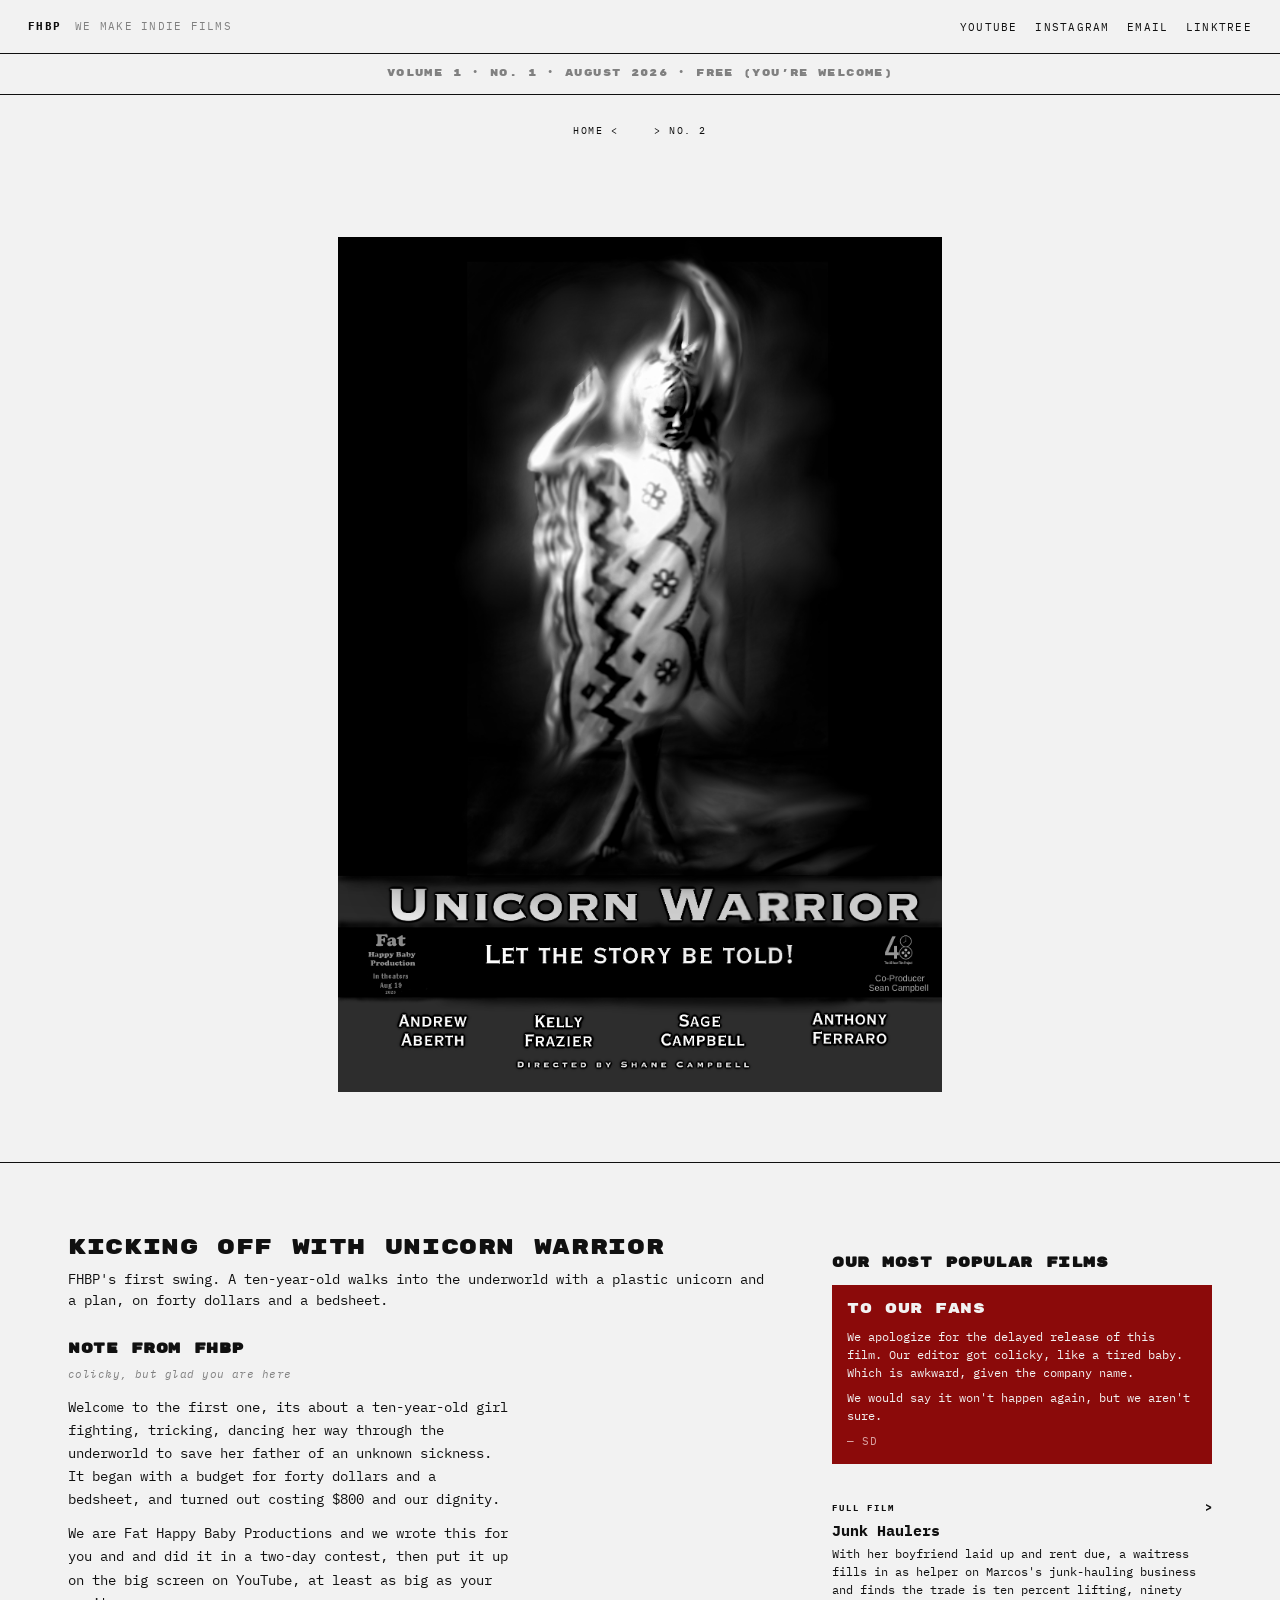
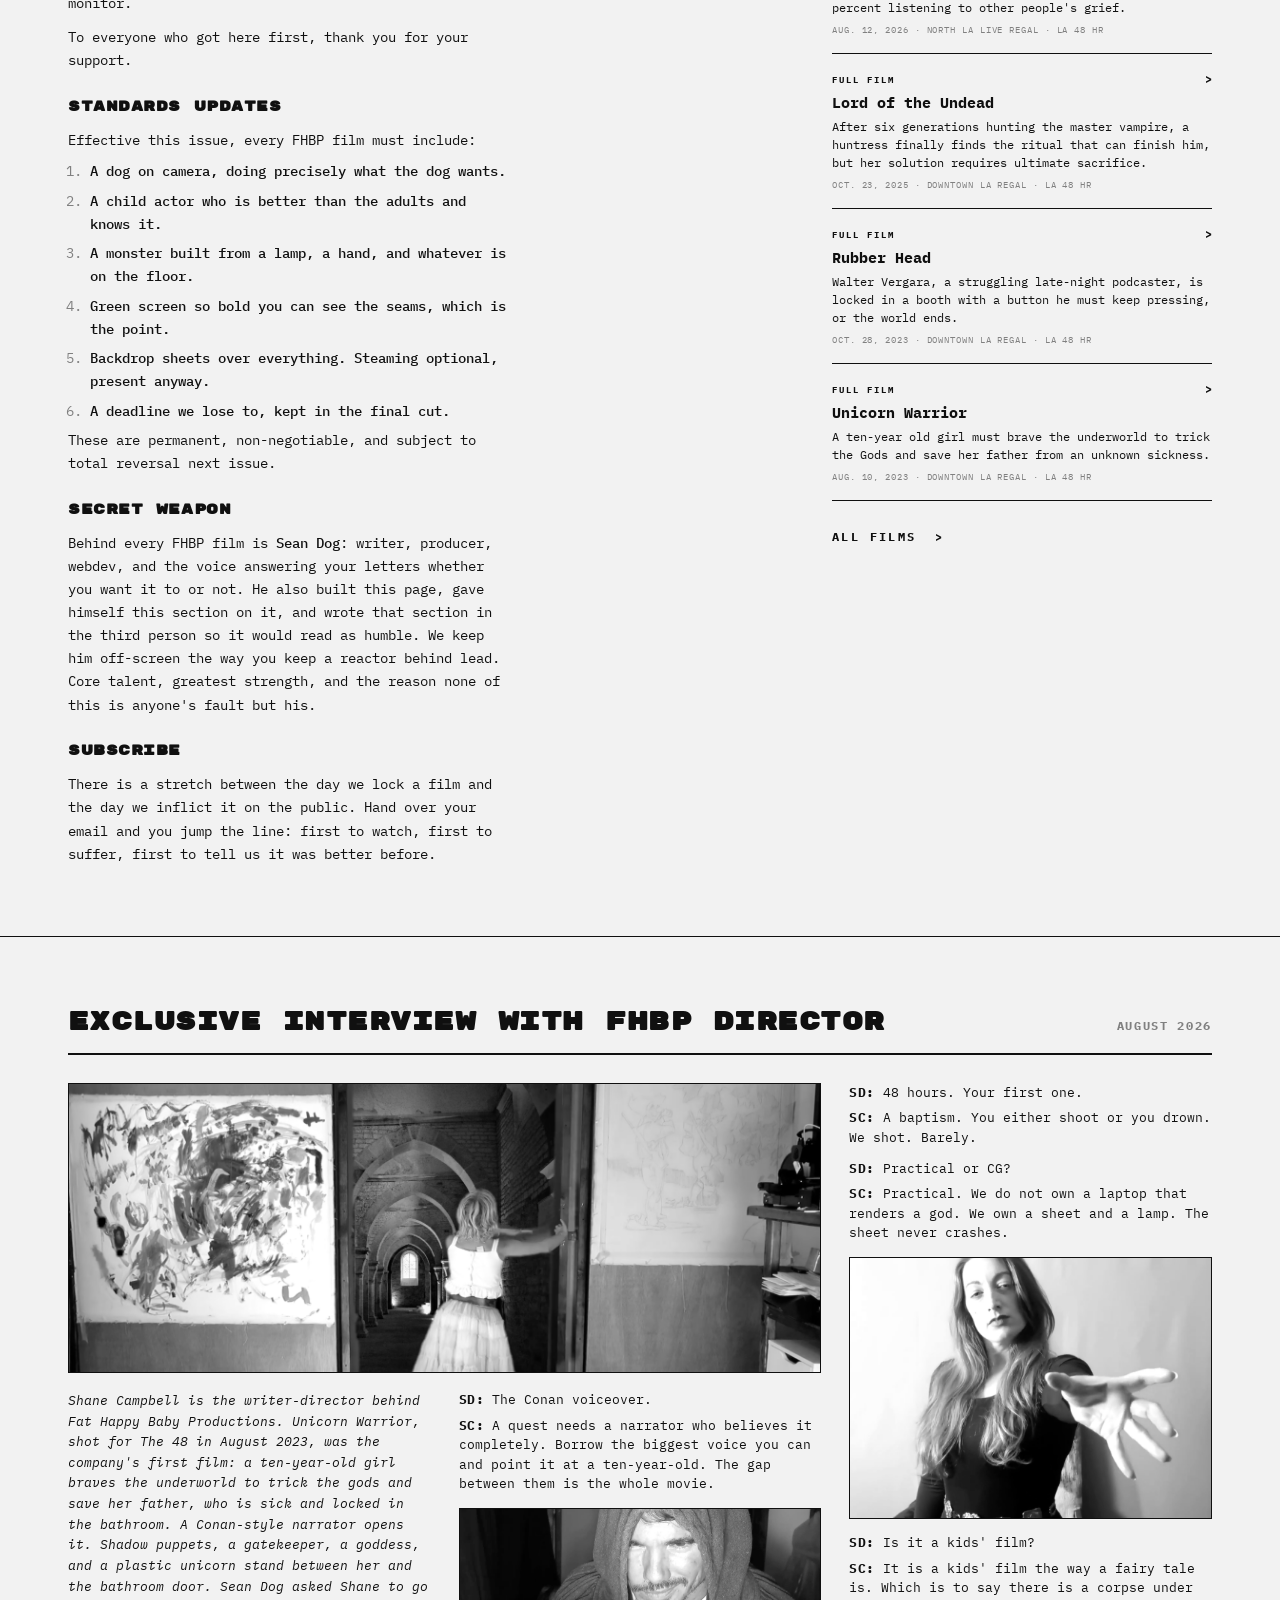
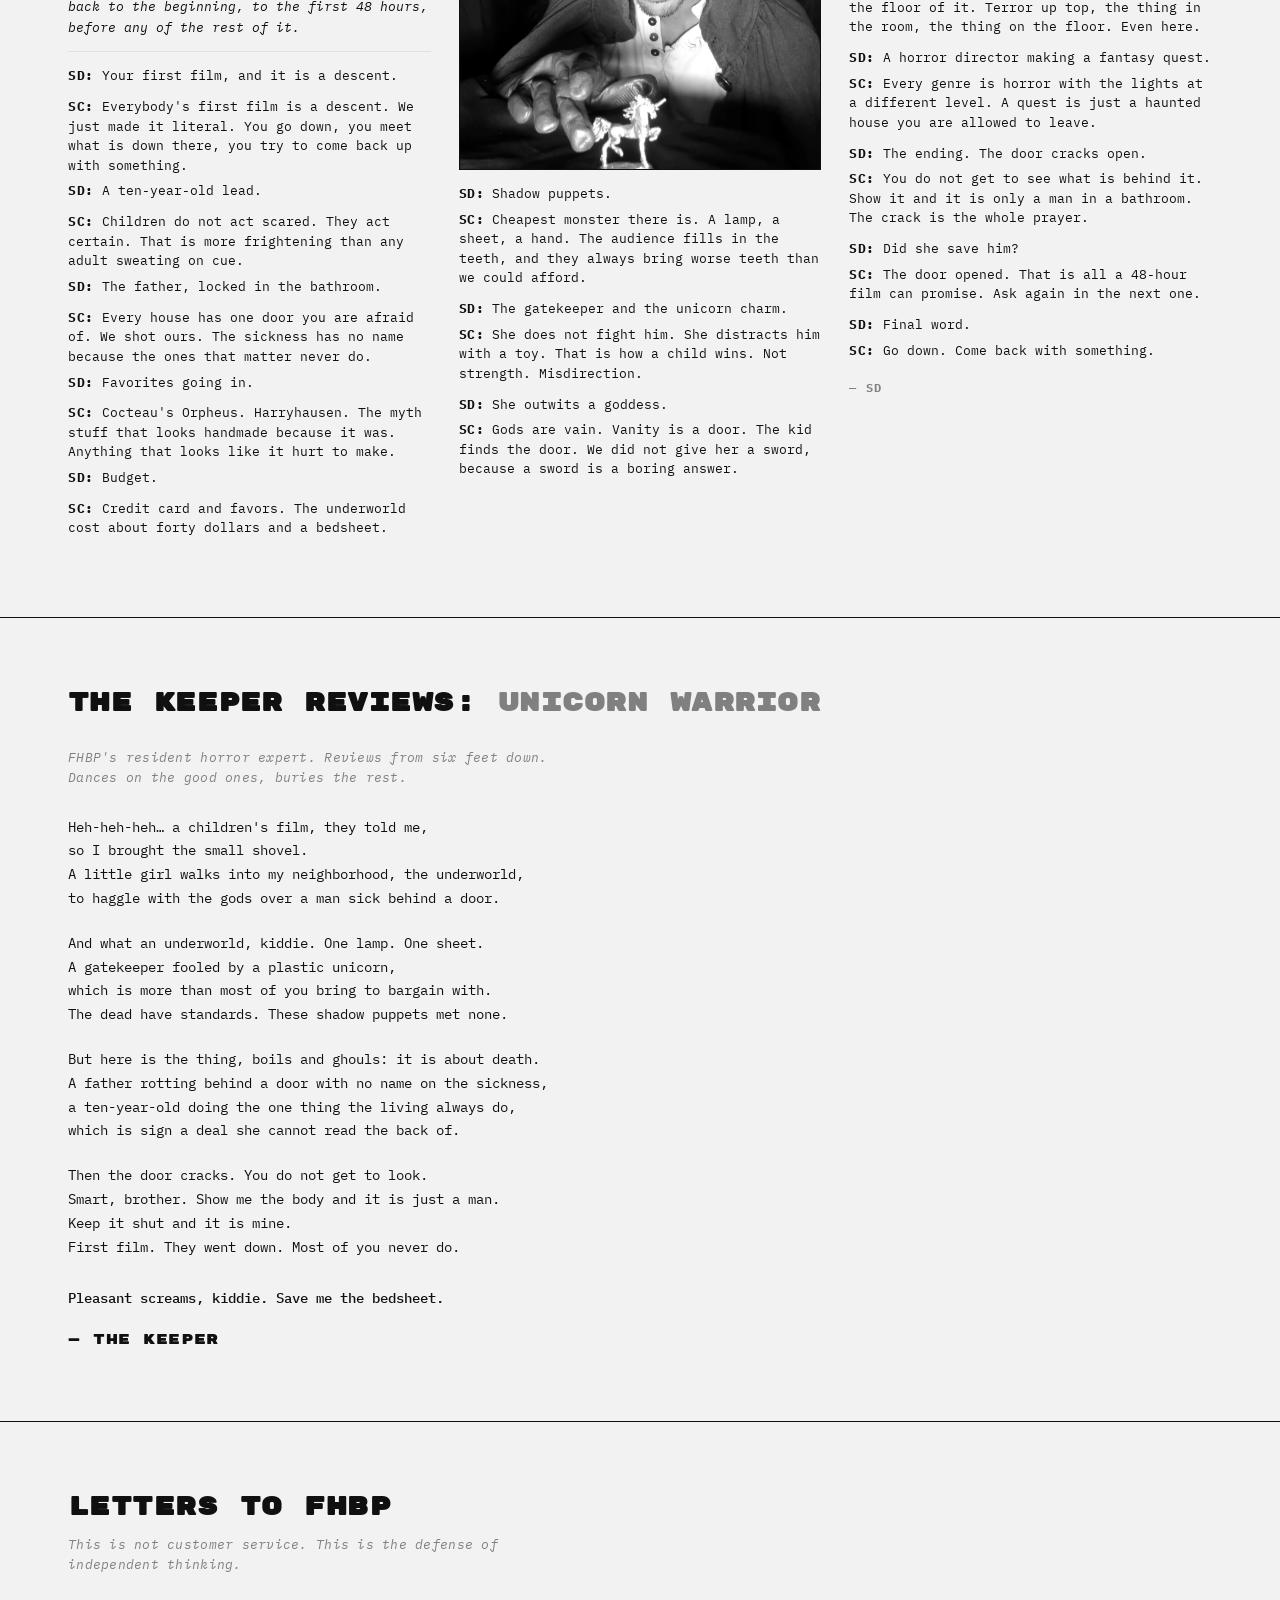
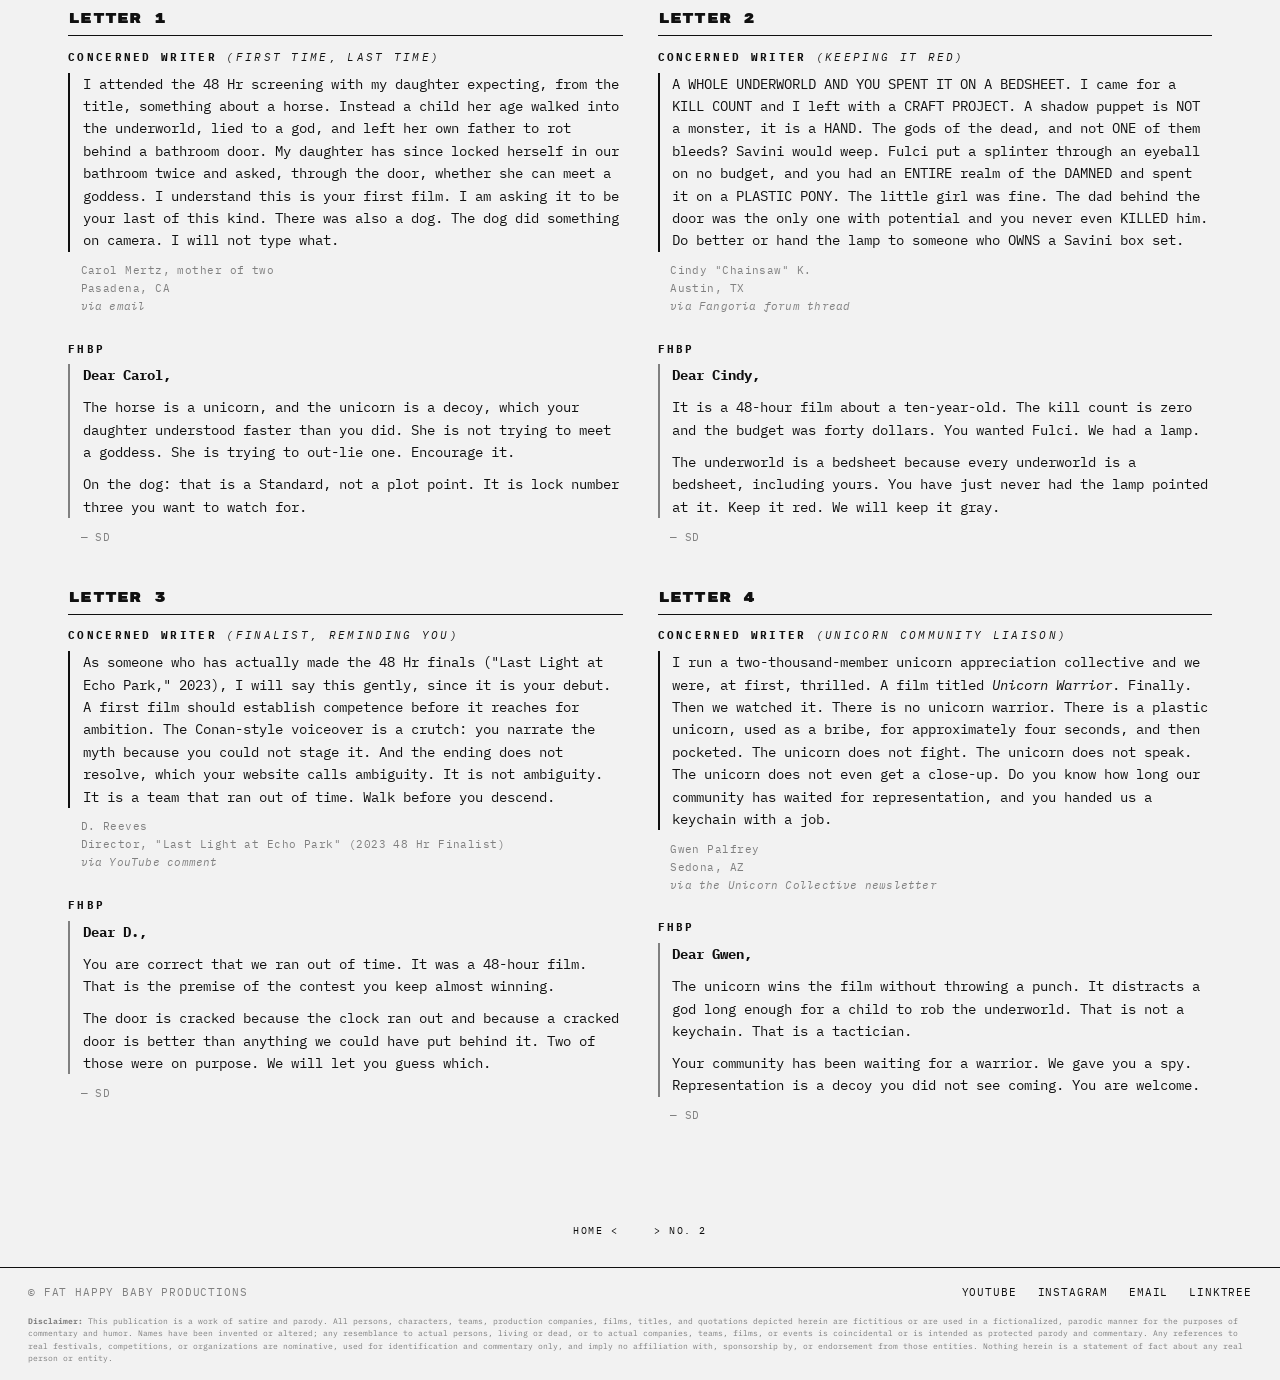
<file: vol1-no1/index.html>
<!DOCTYPE html>
<html lang="en">
<head>
    <meta charset="UTF-8">
    <meta name="viewport" content="width=device-width, initial-scale=1.0">
    <meta name="description" content="Fat Happy Baby Productions. Independent short films.">
    <title>FHBP</title>

    <link rel="preconnect" href="https://fonts.googleapis.com">
    <link rel="preconnect" href="https://fonts.gstatic.com" crossorigin>
    <link href="https://fonts.googleapis.com/css2?family=IBM+Plex+Mono:wght@400;500;700&family=Rubik+Mono+One&display=swap" rel="stylesheet">

    <link rel="stylesheet" href="css/style.css">
</head>
<body>

    <header class="topbar" aria-label="Site top bar">
        <div class="topbar__left">
            <a class="topbar__brand" href="../index.html">FHBP</a>
            <p class="topbar__tagline">WE MAKE INDIE FILMS</p>
        </div>
        <ul class="topbar__links">
            <li><a href="https://www.youtube.com/@FatHappyBabyProductions" target="_blank" rel="noopener">YOUTUBE</a></li>
            <li><a href="https://www.instagram.com/Fat_Happy_Baby_Productions/" target="_blank" rel="noopener">INSTAGRAM</a></li>
            <li><a href="mailto:fathappybaby112@gmail.com">EMAIL</a></li>
            <li><a href="https://linktr.ee/FatHappyBabyProductions" target="_blank" rel="noopener">LINKTREE</a></li>
        </ul>
    </header>

    <!-- Masthead / volume line: this issue's number, date, and price gag. -->
    <p class="masthead" aria-label="Issue line">VOLUME 1 &middot; NO. 1 &middot; AUGUST 2026 &middot; FREE (YOU'RE WELCOME)</p>

    <nav class="issuenav issuenav--top" aria-label="Issue navigation">
        <a href="../index.html">Home &lt;</a>
        <a href="../vol1-no2/">&gt; No. 2</a>
    </nav>

    <!--
        Movie-cover: Unicorn Warrior poster at the top of the page as a
        title-card above the Fat Happy Baby cover. Full-width band,
        poster centered, max-height 95vh so it fits one screen.
    -->
    <section class="movie-cover" aria-label="Unicorn Warrior poster">
        <img src="images/unicorn-warrior-poster.png"
             alt="Unicorn Warrior. A Fat Happy Baby Productions short film. Written and directed by Shane Campbell. LA 48 Hour Film Project, August 2023."
             class="movie-cover__poster">
    </section>

    <main class="cover">
        <div class="cover__hero">
            <!-- Opening departments: issue headline + dek, then the recurring
                 departments (Note From FHBP, Standards Updates, Secret Weapon,
                 Subscribe). Company wordmark intentionally dropped on interior
                 issues; the masthead line and the home page carry FHBP identity. -->
            <p class="issue-headline">Kicking Off With Unicorn Warrior</p>
            <p class="issue-dek">FHBP's first swing. A ten-year-old walks into the underworld with a plastic unicorn and a plan, on forty dollars and a bedsheet.</p>

            <section class="about">
                <h2 class="about__heading">Note From FHBP</h2>
                <p class="about__mood">colicky, but glad you are here</p>
                <p class="about__body">Welcome to the first one, its about a ten-year-old girl fighting, tricking, dancing her way through the underworld to save her father of an unknown sickness. It began with a budget for forty dollars and a bedsheet, and turned out costing $800 and our dignity.</p>
                <p class="about__body">We are Fat Happy Baby Productions and we wrote this for you and and did it in a two-day contest, then put it up on the big screen on YouTube, at least as big as your monitor.</p>
                <p class="about__body">To everyone who got here first, thank you for your support.</p>

                <h2 class="about__heading">Standards Updates</h2>
                <p class="about__intro">Effective this issue, every FHBP film must include:</p>
                <ol class="about__list">
                    <li><strong class="about__lead">A dog on camera, doing precisely what the dog wants.</strong></li>
                    <li><strong class="about__lead">A child actor who is better than the adults and knows it.</strong></li>
                    <li><strong class="about__lead">A monster built from a lamp, a hand, and whatever is on the floor.</strong></li>
                    <li><strong class="about__lead">Green screen so bold you can see the seams, which is the point.</strong></li>
                    <li><strong class="about__lead">Backdrop sheets over everything. Steaming optional, present anyway.</strong></li>
                    <li><strong class="about__lead">A deadline we lose to, kept in the final cut.</strong></li>
                </ol>
                <p class="about__body">These are permanent, non-negotiable, and subject to total reversal next issue.</p>

                <h2 class="about__heading">Secret Weapon</h2>
                <p class="about__body">Behind every FHBP film is <strong class="about__lead">Sean Dog</strong>: writer, producer, webdev, and the voice answering your letters whether you want it to or not. He also built this page, gave himself this section on it, and wrote that section in the third person so it would read as humble. We keep him off-screen the way you keep a reactor behind lead. Core talent, greatest strength, and the reason none of this is anyone's fault but his.</p>

                <h2 class="about__heading">Subscribe</h2>
                <p class="about__body">There is a stretch between the day we lock a film and the day we inflict it on the public. Hand over your email and you jump the line: first to watch, first to suffer, first to tell us it was better before.</p>
            </section>
        </div>

        <!--
            Most Popular Films panel. Each card is a Win95 outset-bevel button
            containing an inline pixel-art SVG sprite + title + tag + arrow.
            Buttons link to the full movie on YouTube, in a new tab.
            Sprites are monochrome (fill = currentColor, color = --ink).
            Order (top→bottom, films #8 → #1):
              8  Junk Haulers           truck
              7  Dust and Reckoning     revolver
              6b Lord of the Undead     bat
              5  Ghost in Orion 9       ghost
              4  Lost And Found         magnifying glass
              3  Killing Dragons        dragon head
              2  Rubber Head            avatar head
              1  Unicorn Warrior        unicorn head
        -->
        <aside class="latest" aria-labelledby="latest-heading">
            <h2 id="latest-heading" class="latest__heading">Our Most Popular Films</h2>

            <!--
                Horror-red "To Our Fans" apology block. Sits between the
                films heading and the film list. Announces the delayed
                releases of GLP1 and My Little Pumpkin.
            -->
            <div class="latest__note" role="note" aria-label="Note to fans">
                <p class="latest__note-label">To Our Fans</p>
                <p class="latest__note-body">We apologize for the delayed release of this film. Our editor got colicky, like a tired baby. Which is awkward, given the company name.</p>
                <p class="latest__note-body">We would say it won't happen again, but we aren't sure.</p>
                <p class="latest__note-sd">&mdash; SD</p>
            </div>

            <ul class="latest__list">
                <!-- 9. My Little Pumpkin — jack-o-lantern sprite (link goes to channel for now — movie not released yet) [HIDDEN] -->
                <!--
<li>
                    <a class="latest__card latest__card--expanded" href="https://www.youtube.com/@FatHappyBabyProductions" target="_blank" rel="noopener">
                        <div class="latest__card__top">
                            <span class="latest__title">My Little Pumpkin</span>
                            <span class="latest__tag">FULL FILM</span>
                            <span class="latest__arrow" aria-hidden="true">&gt;</span>
                        </div>
                        <p class="latest__summary">A father has been waiting 365 days to see his daughter and take her trick or treating.</p>
                        <p class="latest__meta">Oct. 31, 2026 &middot; Online Release &middot; General 48 Hr Horror</p>
                    </a>
                </li>
-->

                <!-- 8. Junk Haulers -->
                <li>
                    <a class="latest__card" href="https://youtu.be/mEnn8HIKH_A" target="_blank" rel="noopener">
                        <p class="latest__kicker">
                            <span>Full Film</span>
                            <span class="latest__kicker-arrow" aria-hidden="true">&gt;</span>
                        </p>
                        <h3 class="latest__title">Junk Haulers</h3>
                        <p class="latest__summary">With her boyfriend laid up and rent due, a waitress fills in as helper on Marcos's junk-hauling business and finds the trade is ten percent lifting, ninety percent listening to other people's grief.</p>
                        <p class="latest__meta">Aug. 12, 2026 &middot; North LA Live Regal &middot; LA 48 Hr</p>
                    </a>
                </li>

                <!-- 7. Dust and Reckoning — revolver sprite [HIDDEN] -->
                <!--
<li>
                    <a class="latest__card latest__card--expanded" href="https://youtu.be/TeC0Sqw5HUQ" target="_blank" rel="noopener">
                        <div class="latest__card__top">
                            <span class="latest__title">Dust and Reckoning</span>
                            <span class="latest__tag">FULL FILM</span>
                            <span class="latest__arrow" aria-hidden="true">&gt;</span>
                        </div>
                        <p class="latest__summary">Full summary coming soon.</p>
                    </a>
                </li>
-->

                <!-- 6b. Lord of the Undead -->
                <li>
                    <a class="latest__card" href="https://youtu.be/wOD4a1AsMAw" target="_blank" rel="noopener">
                        <p class="latest__kicker">
                            <span>Full Film</span>
                            <span class="latest__kicker-arrow" aria-hidden="true">&gt;</span>
                        </p>
                        <h3 class="latest__title">Lord of the Undead</h3>
                        <p class="latest__summary">After six generations hunting the master vampire, a huntress finally finds the ritual that can finish him, but her solution requires ultimate sacrifice.</p>
                        <p class="latest__meta">Oct. 23, 2025 &middot; Downtown LA Regal &middot; LA 48 Hr</p>
                    </a>
                </li>

                <!-- 5. Ghost in Orion 9 — ghost sprite [HIDDEN] -->
                <!--
<li>
                    <a class="latest__card latest__card--expanded" href="https://youtu.be/ULyuZ7eTPqA" target="_blank" rel="noopener">
                        <div class="latest__card__top">
                            <span class="latest__title">Ghost in Orion 9</span>
                            <span class="latest__tag">FULL FILM</span>
                            <span class="latest__arrow" aria-hidden="true">&gt;</span>
                        </div>
                        <p class="latest__summary">When a daydreaming ten-year-old blasts off in a rocket to a derelict spaceship adrift she becomes the only detective who can solve the murder of its crew.</p>
                        <p class="latest__meta">Aug. 12, 2025 &middot; Downtown LA Regal &middot; LA 48 Hr</p>
                    </a>
                </li>
-->

                <!-- 4. Lost And Found — magnifying-glass sprite [HIDDEN] -->
                <!--
<li>
                    <a class="latest__card latest__card--expanded" href="https://youtu.be/yN339ushFe0" target="_blank" rel="noopener">
                        <div class="latest__card__top">
                            <span class="latest__title">Lost And Found</span>
                            <span class="latest__tag">FULL FILM</span>
                            <span class="latest__arrow" aria-hidden="true">&gt;</span>
                        </div>
                        <p class="latest__summary">Homicide detectives question reality as they question a 10-yr-old girl found at a crime scene who seems keenly attached to her puppy.</p>
                        <p class="latest__meta">Nov. 10, 2024 &middot; Downtown LA Regal &middot; LA 48 Hr</p>
                    </a>
                </li>
-->

                <!-- 3. Killing Dragons — dragon-head sprite [HIDDEN] -->
                <!--
<li>
                    <a class="latest__card latest__card--expanded" href="https://youtu.be/L2UykahVvFo" target="_blank" rel="noopener">
                        <div class="latest__card__top">
                            <span class="latest__title">Killing Dragons</span>
                            <span class="latest__tag">FULL FILM</span>
                            <span class="latest__arrow" aria-hidden="true">&gt;</span>
                        </div>
                        <p class="latest__summary">A hosted D&amp;D game of high stakes goes terribly wrong.</p>
                        <p class="latest__meta">Aug. 2024 &middot; Downtown LA Regal &middot; LA 48 Hr</p>
                    </a>
                </li>
-->

                <!-- 2. Rubber Head -->
                <li>
                    <a class="latest__card" href="https://youtu.be/nJDrCf0tXFk" target="_blank" rel="noopener">
                        <p class="latest__kicker">
                            <span>Full Film</span>
                            <span class="latest__kicker-arrow" aria-hidden="true">&gt;</span>
                        </p>
                        <h3 class="latest__title">Rubber Head</h3>
                        <p class="latest__summary">Walter Vergara, a struggling late-night podcaster, is locked in a booth with a button he must keep pressing, or the world ends.</p>
                        <p class="latest__meta">Oct. 28, 2023 &middot; Downtown LA Regal &middot; LA 48 Hr</p>
                    </a>
                </li>

                <!-- 1. Unicorn Warrior -->
                <li>
                    <a class="latest__card" href="https://youtu.be/NvP6vjMp8QA" target="_blank" rel="noopener">
                        <p class="latest__kicker">
                            <span>Full Film</span>
                            <span class="latest__kicker-arrow" aria-hidden="true">&gt;</span>
                        </p>
                        <h3 class="latest__title">Unicorn Warrior</h3>
                        <p class="latest__summary">A ten-year old girl must brave the underworld to trick the Gods and save her father from an unknown sickness.</p>
                        <p class="latest__meta">Aug. 10, 2023 &middot; Downtown LA Regal &middot; LA 48 Hr</p>
                    </a>
                </li>
            </ul>

            <div class="latest__footer">
                <a class="btn btn--sm" href="https://www.youtube.com/@FatHappyBabyProductions" target="_blank" rel="noopener">ALL FILMS &nbsp;&gt;</a>
            </div>

            <!-- Beehiiv subscribe form — bottom of the Most Popular Films aside. -->
            <div class="subscribe">
                <script async
                        src="https://subscribe-forms.beehiiv.com/v3/loader.js"
                        data-beehiiv-form="a1da26f0-628c-4e11-8700-fe23c46dc58d"></script>
            </div>
        </aside>
    </main>

    <!--
        Exclusive Interview with FHBP Director (August 2026).
        A retrospective on the company's first film. Three-column
        magazine spread. Sits between the cover grid and the Letters.
    -->
    <article class="interview" aria-labelledby="interview-heading">
        <div class="interview__inner">

        <header class="interview__titleband">
            <h1 id="interview-heading" class="interview__title">Exclusive Interview with FHBP Director</h1>
            <p class="interview__date">August 2026</p>
        </header>

        <div class="interview__grid">

            <figure class="interview__hero">
                <img src="images/unicorn-qna-1.png"
                     alt="The young lead in costume on the Unicorn Warrior set, lit against a hanging backdrop sheet."
                     class="interview__hero-img">
            </figure>

            <!-- Col 3: starts at top of grid, spans both rows -->
            <div class="interview__col interview__col--3">

                <p class="interview__qa"><strong>SD:</strong> 48 hours. Your first one.</p>
                <p class="interview__qa"><strong>SC:</strong> A baptism. You either shoot or you drown. We shot. Barely.</p>

                <p class="interview__qa"><strong>SD:</strong> Practical or CG?</p>
                <p class="interview__qa"><strong>SC:</strong> Practical. We do not own a laptop that renders a god. We own a sheet and a lamp. The sheet never crashes.</p>

                <figure class="interview__inline-fig">
                    <img src="images/unicorn-qna-3.png"
                         alt="A shadow-puppet figure thrown against a lit sheet on the Unicorn Warrior set.">
                </figure>

                <p class="interview__qa"><strong>SD:</strong> Is it a kids' film?</p>
                <p class="interview__qa"><strong>SC:</strong> It is a kids' film the way a fairy tale is. Which is to say there is a corpse under the floor of it. Terror up top, the thing in the room, the thing on the floor. Even here.</p>

                <p class="interview__qa"><strong>SD:</strong> A horror director making a fantasy quest.</p>
                <p class="interview__qa"><strong>SC:</strong> Every genre is horror with the lights at a different level. A quest is just a haunted house you are allowed to leave.</p>

                <p class="interview__qa"><strong>SD:</strong> The ending. The door cracks open.</p>
                <p class="interview__qa"><strong>SC:</strong> You do not get to see what is behind it. Show it and it is only a man in a bathroom. The crack is the whole prayer.</p>

                <p class="interview__qa"><strong>SD:</strong> Did she save him?</p>
                <p class="interview__qa"><strong>SC:</strong> The door opened. That is all a 48-hour film can promise. Ask again in the next one.</p>

                <p class="interview__qa"><strong>SD:</strong> Final word.</p>
                <p class="interview__qa"><strong>SC:</strong> Go down. Come back with something.</p>

                <p class="interview__signoff">&mdash; SD</p>
            </div>

            <!-- Col 1: text starts BELOW the hero (row 2) -->
            <div class="interview__col interview__col--1">
                <p class="interview__intro">
                    <em>Shane Campbell is the writer-director behind Fat Happy Baby Productions. Unicorn Warrior, shot for The 48 in August 2023, was the company's first film: a ten-year-old girl braves the underworld to trick the gods and save her father, who is sick and locked in the bathroom. A Conan-style narrator opens it. Shadow puppets, a gatekeeper, a goddess, and a plastic unicorn stand between her and the bathroom door. Sean Dog asked Shane to go back to the beginning, to the first 48 hours, before any of the rest of it.</em>
                </p>

                <p class="interview__qa"><strong>SD:</strong> Your first film, and it is a descent.</p>
                <p class="interview__qa"><strong>SC:</strong> Everybody's first film is a descent. We just made it literal. You go down, you meet what is down there, you try to come back up with something.</p>

                <p class="interview__qa"><strong>SD:</strong> A ten-year-old lead.</p>
                <p class="interview__qa"><strong>SC:</strong> Children do not act scared. They act certain. That is more frightening than any adult sweating on cue.</p>

                <p class="interview__qa"><strong>SD:</strong> The father, locked in the bathroom.</p>
                <p class="interview__qa"><strong>SC:</strong> Every house has one door you are afraid of. We shot ours. The sickness has no name because the ones that matter never do.</p>

                <p class="interview__qa"><strong>SD:</strong> Favorites going in.</p>
                <p class="interview__qa"><strong>SC:</strong> Cocteau's Orpheus. Harryhausen. The myth stuff that looks handmade because it was. Anything that looks like it hurt to make.</p>

                <p class="interview__qa"><strong>SD:</strong> Budget.</p>
                <p class="interview__qa"><strong>SC:</strong> Credit card and favors. The underworld cost about forty dollars and a bedsheet.</p>
            </div>

            <!-- Col 2: text starts BELOW the hero (row 2), image 2 inline mid-col -->
            <div class="interview__col interview__col--2">
                <p class="interview__qa"><strong>SD:</strong> The Conan voiceover.</p>
                <p class="interview__qa"><strong>SC:</strong> A quest needs a narrator who believes it completely. Borrow the biggest voice you can and point it at a ten-year-old. The gap between them is the whole movie.</p>

                <figure class="interview__inline-fig">
                    <img src="images/unicorn-qna-2.png"
                         alt="Shane directing the young lead on the Unicorn Warrior set.">
                </figure>

                <p class="interview__qa"><strong>SD:</strong> Shadow puppets.</p>
                <p class="interview__qa"><strong>SC:</strong> Cheapest monster there is. A lamp, a sheet, a hand. The audience fills in the teeth, and they always bring worse teeth than we could afford.</p>

                <p class="interview__qa"><strong>SD:</strong> The gatekeeper and the unicorn charm.</p>
                <p class="interview__qa"><strong>SC:</strong> She does not fight him. She distracts him with a toy. That is how a child wins. Not strength. Misdirection.</p>

                <p class="interview__qa"><strong>SD:</strong> She outwits a goddess.</p>
                <p class="interview__qa"><strong>SC:</strong> Gods are vain. Vanity is a door. The kid finds the door. We did not give her a sword, because a sword is a boring answer.</p>
            </div>

        </div>
        </div>
    </article>

    <!--
        The Keeper Reviews — film-review department hosted by The Keeper,
        FHBP's own horror-host columnist. Sits between the director interview
        and the Letters: the maker's case, then the hostile verdict, then the
        public writing back. Poem cut. Band mirrors the .interview / .letters
        pattern (full-width border-top, 1200px inner wrapper, 2px title-band
        rule). No em dashes in the body; the only dash is the sign-off.
    -->
    <section class="keeper" aria-labelledby="keeper-heading">
        <div class="keeper__inner">

            <header class="keeper__titleband">
                <h2 id="keeper-heading" class="keeper__title">
                    <span class="keeper__dept">The Keeper Reviews:</span>
                    <span class="keeper__film">Unicorn Warrior</span>
                </h2>
            </header>

            <p class="keeper__intro">FHBP's resident horror expert. Reviews from six feet down. Dances on the good ones, buries the rest.</p>

            <div class="keeper__poem">
                <p class="keeper__stanza">
                    Heh-heh-heh&hellip; a children's film, they told me,<br>
                    so I brought the small shovel.<br>
                    A little girl walks into my neighborhood, the underworld,<br>
                    to haggle with the gods over a man sick behind a door.
                </p>

                <p class="keeper__stanza">
                    And what an underworld, kiddie. One lamp. One sheet.<br>
                    A gatekeeper fooled by a plastic unicorn,<br>
                    which is more than most of you bring to bargain with.<br>
                    The dead have standards. These shadow puppets met none.
                </p>

                <p class="keeper__stanza">
                    But here is the thing, boils and ghouls: it is about death.<br>
                    A father rotting behind a door with no name on the sickness,<br>
                    a ten-year-old doing the one thing the living always do,<br>
                    which is sign a deal she cannot read the back of.
                </p>

                <p class="keeper__stanza">
                    Then the door cracks. You do not get to look.<br>
                    Smart, brother. Show me the body and it is just a man.<br>
                    Keep it shut and it is mine.<br>
                    First film. They went down. Most of you never do.
                </p>

                <p class="keeper__closer">Pleasant screams, kiddie. Save me the bedsheet.</p>
                <p class="keeper__sd">&mdash; The Keeper</p>
            </div>

        </div>
    </section>

    <!--
        Letters to the Editor — new page-level section below the cover.
        2-column grid of letter+reply pairs. Each pair has a CONCERNED
        WRITERS label above the reader letter, an FHBP label above the
        reply, and sign-offs below each body.
    -->
    <section class="letters" aria-labelledby="letters-heading">
        <div class="letters__inner">
        <h2 id="letters-heading" class="letters__heading">Letters to FHBP</h2>
        <p class="letters__motto">This is not customer service. This is the defense of independent thinking.</p>

        <div class="letters__items">
            <article class="letters__item">
                <p class="letters__marker">Letter 1</p>
                <p class="letters__label">Concerned Writer <em>(First Time, Last Time)</em></p>
                <div class="letters__letter">
                    <p>I attended the 48 Hr screening with my daughter expecting, from the title, something about a horse. Instead a child her age walked into the underworld, lied to a god, and left her own father to rot behind a bathroom door. My daughter has since locked herself in our bathroom twice and asked, through the door, whether she can meet a goddess. I understand this is your first film. I am asking it to be your last of this kind. There was also a dog. The dog did something on camera. I will not type what.</p>
                </div>
                <p class="letters__signer">Carol Mertz, mother of two<br>Pasadena, CA<br><span class="letters__medium">via email</span></p>

                <p class="letters__label letters__label--reply">FHBP</p>
                <div class="letters__reply">
                    <p><strong class="letters__salutation">Dear Carol,</strong></p>
                    <p>The horse is a unicorn, and the unicorn is a decoy, which your daughter understood faster than you did. She is not trying to meet a goddess. She is trying to out-lie one. Encourage it.</p>
                    <p>On the dog: that is a Standard, not a plot point. It is lock number three you want to watch for.</p>
                </div>
                <p class="letters__sd">&mdash; SD</p>
            </article>

            <article class="letters__item">
                <p class="letters__marker">Letter 2</p>
                <p class="letters__label">Concerned Writer <em>(Keeping It Red)</em></p>
                <div class="letters__letter">
                    <p>A WHOLE UNDERWORLD AND YOU SPENT IT ON A BEDSHEET. I came for a KILL COUNT and I left with a CRAFT PROJECT. A shadow puppet is NOT a monster, it is a HAND. The gods of the dead, and not ONE of them bleeds? Savini would weep. Fulci put a splinter through an eyeball on no budget, and you had an ENTIRE realm of the DAMNED and spent it on a PLASTIC PONY. The little girl was fine. The dad behind the door was the only one with potential and you never even KILLED him. Do better or hand the lamp to someone who OWNS a Savini box set.</p>
                </div>
                <p class="letters__signer">Cindy "Chainsaw" K.<br>Austin, TX<br><span class="letters__medium">via Fangoria forum thread</span></p>

                <p class="letters__label letters__label--reply">FHBP</p>
                <div class="letters__reply">
                    <p><strong class="letters__salutation">Dear Cindy,</strong></p>
                    <p>It is a 48-hour film about a ten-year-old. The kill count is zero and the budget was forty dollars. You wanted Fulci. We had a lamp.</p>
                    <p>The underworld is a bedsheet because every underworld is a bedsheet, including yours. You have just never had the lamp pointed at it. Keep it red. We will keep it gray.</p>
                </div>
                <p class="letters__sd">&mdash; SD</p>
            </article>

            <article class="letters__item">
                <p class="letters__marker">Letter 3</p>
                <p class="letters__label">Concerned Writer <em>(Finalist, Reminding You)</em></p>
                <div class="letters__letter">
                    <p>As someone who has actually made the 48 Hr finals ("Last Light at Echo Park," 2023), I will say this gently, since it is your debut. A first film should establish competence before it reaches for ambition. The Conan-style voiceover is a crutch: you narrate the myth because you could not stage it. And the ending does not resolve, which your website calls ambiguity. It is not ambiguity. It is a team that ran out of time. Walk before you descend.</p>
                </div>
                <p class="letters__signer">D. Reeves<br>Director, "Last Light at Echo Park" (2023 48 Hr Finalist)<br><span class="letters__medium">via YouTube comment</span></p>

                <p class="letters__label letters__label--reply">FHBP</p>
                <div class="letters__reply">
                    <p><strong class="letters__salutation">Dear D.,</strong></p>
                    <p>You are correct that we ran out of time. It was a 48-hour film. That is the premise of the contest you keep almost winning.</p>
                    <p>The door is cracked because the clock ran out and because a cracked door is better than anything we could have put behind it. Two of those were on purpose. We will let you guess which.</p>
                </div>
                <p class="letters__sd">&mdash; SD</p>
            </article>

            <article class="letters__item">
                <p class="letters__marker">Letter 4</p>
                <p class="letters__label">Concerned Writer <em>(Unicorn Community Liaison)</em></p>
                <div class="letters__letter">
                    <p>I run a two-thousand-member unicorn appreciation collective and we were, at first, thrilled. A film titled <em>Unicorn Warrior</em>. Finally. Then we watched it. There is no unicorn warrior. There is a plastic unicorn, used as a bribe, for approximately four seconds, and then pocketed. The unicorn does not fight. The unicorn does not speak. The unicorn does not even get a close-up. Do you know how long our community has waited for representation, and you handed us a keychain with a job.</p>
                </div>
                <p class="letters__signer">Gwen Palfrey<br>Sedona, AZ<br><span class="letters__medium">via the Unicorn Collective newsletter</span></p>

                <p class="letters__label letters__label--reply">FHBP</p>
                <div class="letters__reply">
                    <p><strong class="letters__salutation">Dear Gwen,</strong></p>
                    <p>The unicorn wins the film without throwing a punch. It distracts a god long enough for a child to rob the underworld. That is not a keychain. That is a tactician.</p>
                    <p>Your community has been waiting for a warrior. We gave you a spy. Representation is a decoy you did not see coming. You are welcome.</p>
                </div>
                <p class="letters__sd">&mdash; SD</p>
            </article>
        </div>
        </div>
    </section>

    <nav class="issuenav issuenav--bottom" aria-label="Issue navigation">
        <a href="../index.html">Home &lt;</a>
        <a href="../vol1-no2/">&gt; No. 2</a>
    </nav>

    <footer class="footer" aria-label="Site footer">
        <p class="footer__satire"><strong>Disclaimer:</strong> This publication is a work of satire and parody. All persons, characters, teams, production companies, films, titles, and quotations depicted herein are fictitious or are used in a fictionalized, parodic manner for the purposes of commentary and humor. Names have been invented or altered; any resemblance to actual persons, living or dead, or to actual companies, teams, films, or events is coincidental or is intended as protected parody and commentary. Any references to real festivals, competitions, or organizations are nominative, used for identification and commentary only, and imply no affiliation with, sponsorship by, or endorsement from those entities. Nothing herein is a statement of fact about any real person or entity.</p>
        <p class="footer__copyright">&copy; Fat Happy Baby Productions</p>
        <ul class="footer__links">
            <li><a href="https://www.youtube.com/@FatHappyBabyProductions" target="_blank" rel="noopener">YOUTUBE</a></li>
            <li><a href="https://www.instagram.com/Fat_Happy_Baby_Productions/" target="_blank" rel="noopener">INSTAGRAM</a></li>
            <li><a href="mailto:fathappybaby112@gmail.com">EMAIL</a></li>
            <li><a href="https://linktr.ee/FatHappyBabyProductions" target="_blank" rel="noopener">LINKTREE</a></li>
        </ul>
    </footer>

    <script src="js/script.js"></script>
    <script type="text/javascript" async
            src="https://subscribe-forms.beehiiv.com/attribution.js"></script>
</body>
</html>
</file>
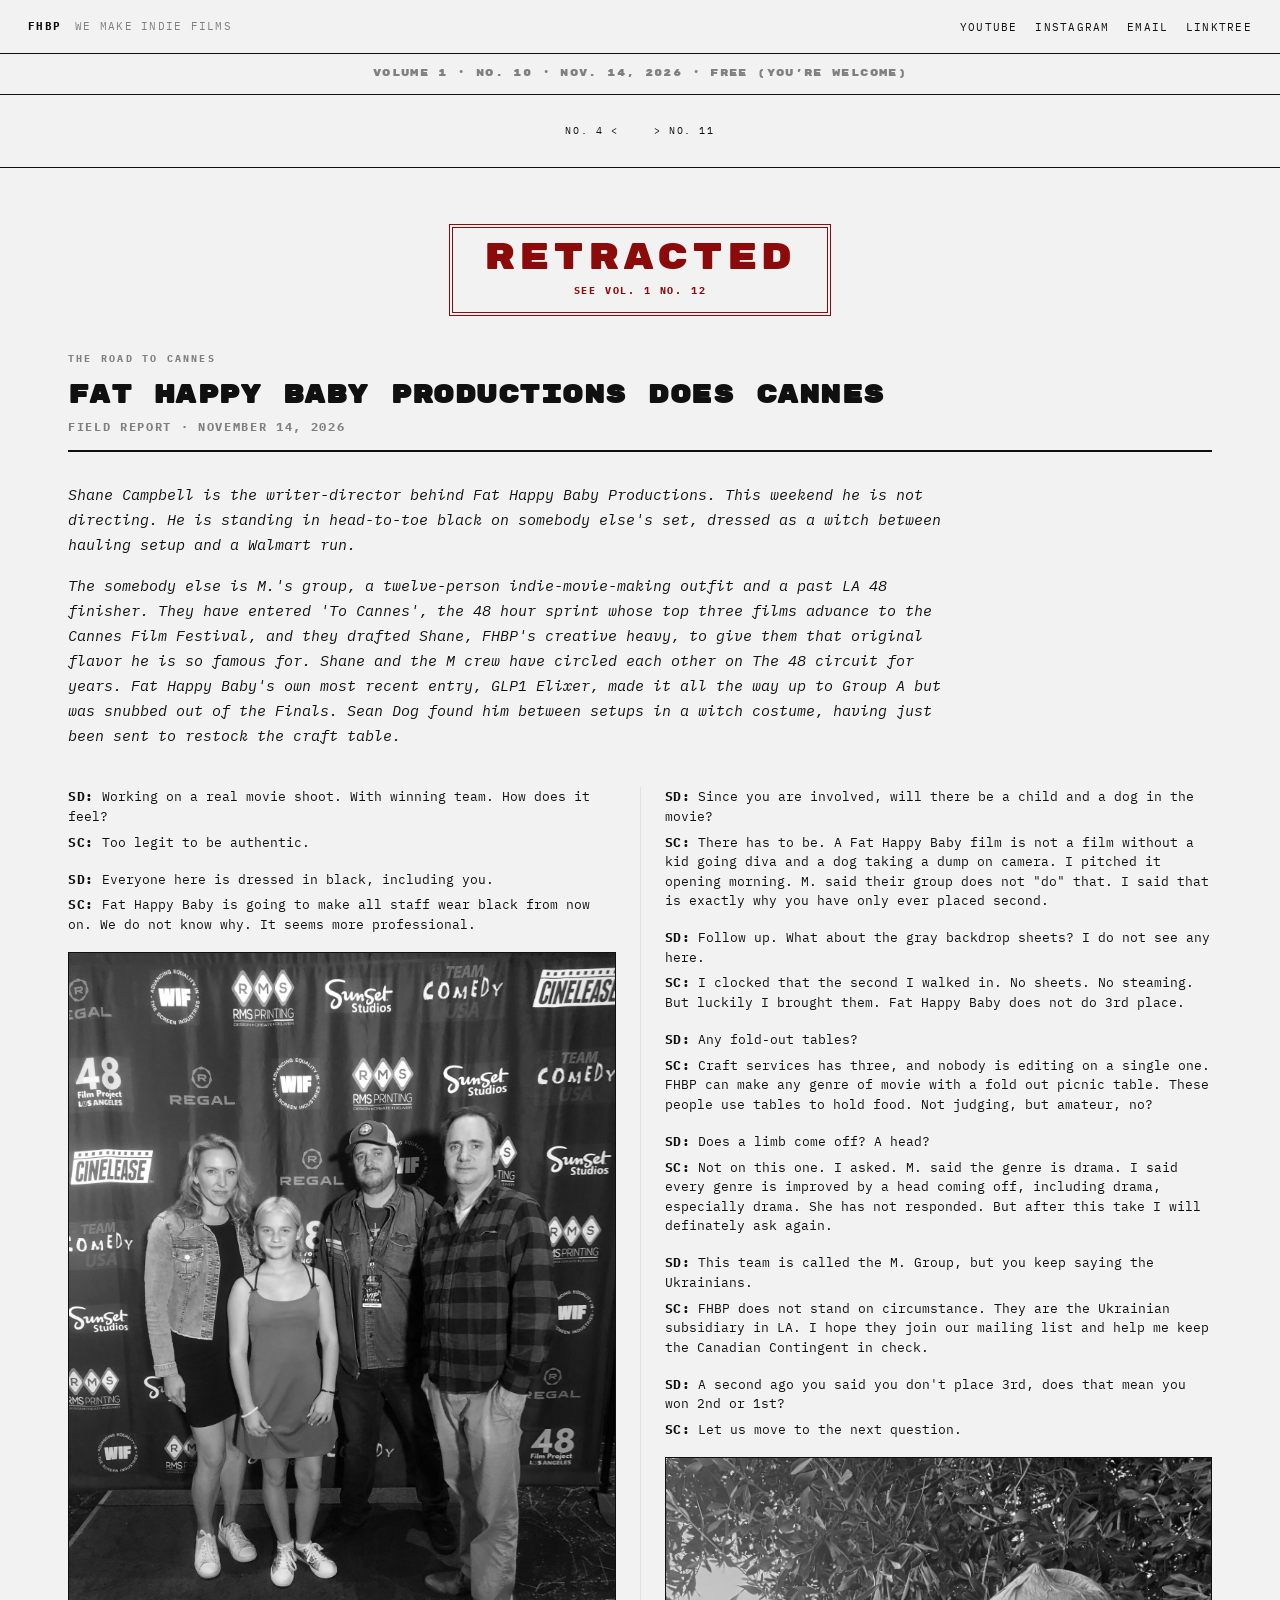
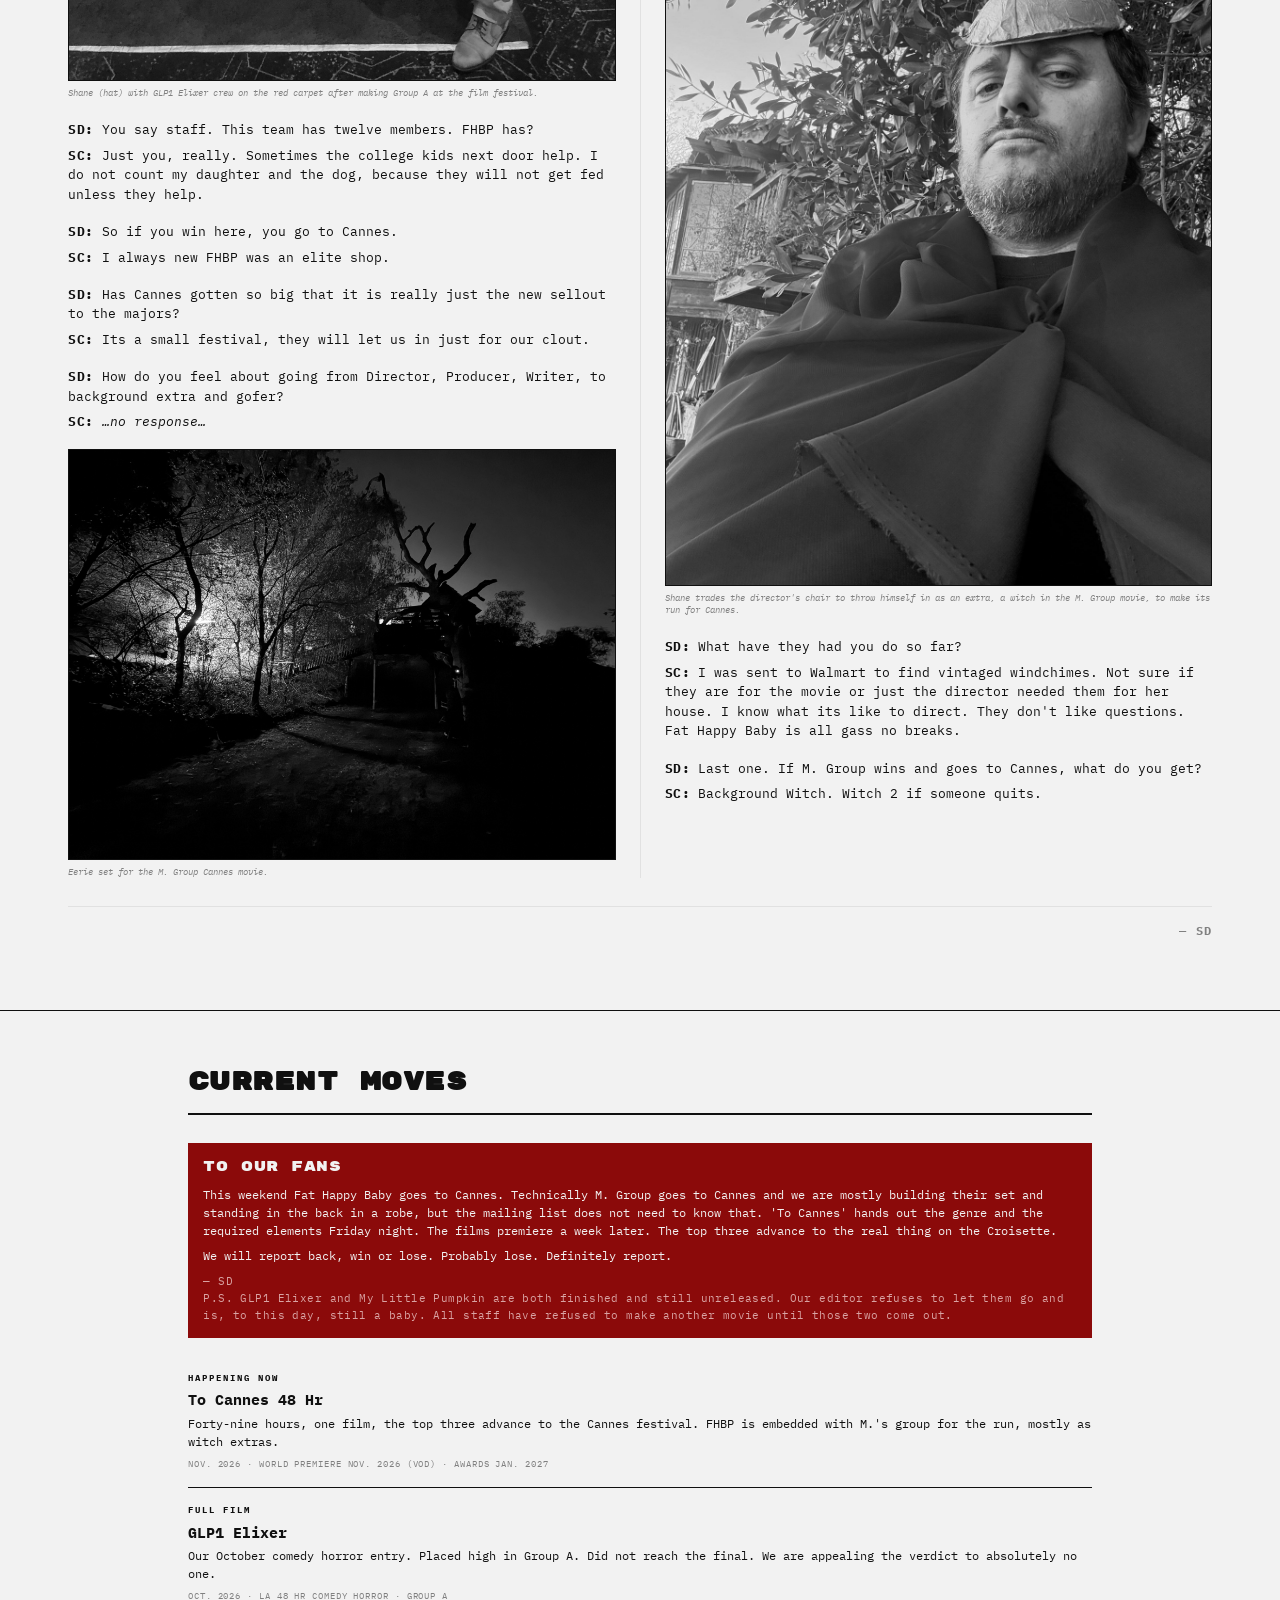
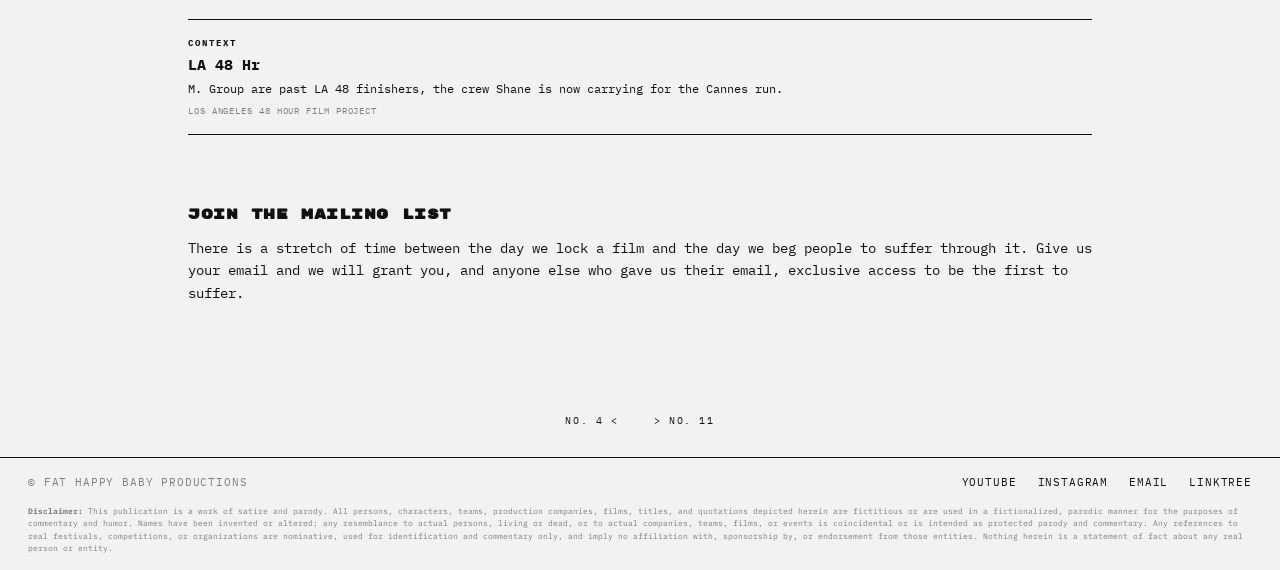
<file: vol1-no10/index.html>
<!DOCTYPE html>
<html lang="en">
<head>
    <meta charset="UTF-8">
    <meta name="viewport" content="width=device-width, initial-scale=1.0">
    <meta name="description" content="Fat Happy Baby Productions. Vol. 1 No. 10. FHBP does Cannes: a field Q&A with Shane Campbell from the M. Group set.">
    <title>FHBP</title>

    <link rel="preconnect" href="https://fonts.googleapis.com">
    <link rel="preconnect" href="https://fonts.gstatic.com" crossorigin>
    <link href="https://fonts.googleapis.com/css2?family=IBM+Plex+Mono:wght@400;500;700&family=Rubik+Mono+One&display=swap" rel="stylesheet">

    <!--
        VOL. 1 NO. 10 — the Cannes issue. Feature format only: no poster band,
        no cover/intro page. Running order: masthead, feature Q&A (with a longer
        setup intro), then the carried Current Moves section and the mailing-list
        sign-up form. Content drawn from working/v1-n10-cains/context1.md.
        Placeholders are marked [LIKE THIS] for facts still to confirm.
        Issues 3-9 are intentionally skipped for now.
    -->
    <link rel="stylesheet" href="css/style.css">
</head>
<body>

    <header class="topbar" aria-label="Site top bar">
        <div class="topbar__left">
            <a class="topbar__brand" href="../index.html">FHBP</a>
            <p class="topbar__tagline">WE MAKE INDIE FILMS</p>
        </div>
        <ul class="topbar__links">
            <li><a href="https://www.youtube.com/@FatHappyBabyProductions" target="_blank" rel="noopener">YOUTUBE</a></li>
            <li><a href="https://www.instagram.com/Fat_Happy_Baby_Productions/" target="_blank" rel="noopener">INSTAGRAM</a></li>
            <li><a href="mailto:fathappybaby112@gmail.com">EMAIL</a></li>
            <li><a href="https://linktr.ee/FatHappyBabyProductions" target="_blank" rel="noopener">LINKTREE</a></li>
        </ul>
    </header>

    <!-- Masthead / volume line: this issue's number, date, and price gag. -->
    <p class="masthead" aria-label="Issue line">VOLUME 1 &middot; NO. 10 &middot; NOV. 14, 2026 &middot; FREE (YOU'RE WELCOME)</p>

    <nav class="issuenav issuenav--top" aria-label="Issue navigation">
        <a href="../vol1-no4/">No. 4 &lt;</a>
        <a href="../vol1-no11/">&gt; No. 11</a>
    </nav>

    <main>

    <!--
        Feature Q&A. No poster, no cover. SD catches Shane Campbell on the
        M. Group set of the To Cannes 48 Hr run, where FHBP is embedded
        as hired help. Longer setup intro, then the Q&A. Narrow reading column.
    -->
    <article class="feature" aria-labelledby="feature-heading">
        <div class="feature__inner">

            <!--
                Retraction stamp. This issue was pulled at the director's
                request; the editorial board filed a formal retraction in
                Vol. 1 No. 12. Sits inside .feature__inner, below the
                .feature border-top and right above the titleband.
                Centered. Horror-red, double-border. Whole stamp is
                clickable, linking to the retraction.
            -->
            <aside class="retracted-stamp" aria-label="Retraction notice">
                <a href="../vol1-no12/" class="retracted-stamp__mark">
                    <span class="retracted-stamp__word">Retracted</span>
                    <span class="retracted-stamp__note">See Vol. 1 No. 12</span>
                </a>
            </aside>

            <header class="interview__titleband">
                <p class="feature__kicker">The Road To Cannes</p>
                <h1 id="feature-heading" class="interview__title">Fat Happy Baby Productions Does Cannes</h1>
                <p class="interview__date">Field Report &middot; November 14, 2026</p>
            </header>

            <div class="feature__intro">
                <p><em>Shane Campbell is the writer-director behind Fat Happy Baby Productions. This weekend he is not directing. He is standing in head-to-toe black on somebody else's set, dressed as a witch between hauling setup and a Walmart run.</em></p>
                <p><em>The somebody else is M.'s group, a twelve-person indie-movie-making outfit and a past LA 48 finisher. They have entered 'To Cannes', the 48 hour sprint whose top three films advance to the Cannes Film Festival, and they drafted Shane, FHBP's creative heavy, to give them that original flavor he is so famous for. Shane and the M crew have circled each other on The 48 circuit for years. Fat Happy Baby's own most recent entry, GLP1 Elixer, made it all the way up to Group A but was snubbed out of the Finals. Sean Dog found him between setups in a witch costume, having just been sent to restock the craft table.</em></p>
            </div>

            <!-- Two-page spread: the Q&A flows across two columns split by a
                 center spine rule. Each SD/SC pair is wrapped so it never
                 breaks across the gutter. -->
            <div class="feature__body">
                <div class="qa-pair">
                    <p class="interview__qa"><strong>SD:</strong> Working on a real movie shoot. With winning team. How does it feel?</p>
                    <p class="interview__qa"><strong>SC:</strong> Too legit to be authentic.</p>
                </div>
                <div class="qa-pair">
                    <p class="interview__qa"><strong>SD:</strong> Everyone here is dressed in black, including you.</p>
                    <p class="interview__qa"><strong>SC:</strong> Fat Happy Baby is going to make all staff wear black from now on. We do not know why. It seems more professional.</p>
                </div>

                <figure class="feature__fig">
                    <img src="images/red-carpet.jpg" alt="A red-carpet step-and-repeat photo.">
                    <figcaption class="feature__figcap">Shane (hat) with GLP1 Elixer crew on the red carpet after making Group A at the film festival.</figcaption>
                </figure>
                <div class="qa-pair">
                    <p class="interview__qa"><strong>SD:</strong> You say staff. This team has twelve members. FHBP has?</p>
                    <p class="interview__qa"><strong>SC:</strong> Just you, really. Sometimes the college kids next door help. I do not count my daughter and the dog, because they will not get fed unless they help.</p>
                </div>
                <div class="qa-pair">
                    <p class="interview__qa"><strong>SD:</strong> So if you win here, you go to Cannes.</p>
                    <p class="interview__qa"><strong>SC:</strong> I always new FHBP was an elite shop.</p>
                </div>
                <div class="qa-pair">
                    <p class="interview__qa"><strong>SD:</strong> Has Cannes gotten so big that it is really just the new sellout to the majors?</p>
                    <p class="interview__qa"><strong>SC:</strong> Its a small festival, they will let us in just for our clout.</p>
                </div>
                <div class="qa-pair">
                    <p class="interview__qa"><strong>SD:</strong> How do you feel about going from Director, Producer, Writer, to background extra and gofer?</p>
                    <p class="interview__qa"><strong>SC:</strong> <i>&hellip;no response&hellip;</i></p>
                </div>

                <figure class="feature__fig">
                    <img src="images/shane-on-set1.jpg" alt="A dark, eerie film set at dusk, a bare dead tree lit from below.">
                    <figcaption class="feature__figcap">Eerie set for the M. Group Cannes movie.</figcaption>
                </figure>
                <div class="qa-pair">
                    <p class="interview__qa"><strong>SD:</strong> Since you are involved, will there be a child and a dog in the movie?</p>
                    <p class="interview__qa"><strong>SC:</strong> There has to be. A Fat Happy Baby film is not a film without a kid going diva and a dog taking a dump on camera. I pitched it opening morning. M. said their group does not "do" that. I said that is exactly why you have only ever placed second.</p>
                </div>
                <div class="qa-pair">
                    <p class="interview__qa"><strong>SD:</strong> Follow up. What about the gray backdrop sheets? I do not see any here.</p>
                    <p class="interview__qa"><strong>SC:</strong> I clocked that the second I walked in. No sheets. No steaming. But luckily I brought them. Fat Happy Baby does not do 3rd place.</p>
                </div>
                <div class="qa-pair">
                    <p class="interview__qa"><strong>SD:</strong> Any fold-out tables?</p>
                    <p class="interview__qa"><strong>SC:</strong> Craft services has three, and nobody is editing on a single one. FHBP can make any genre of movie with a fold out picnic table. These people use tables to hold food. Not judging, but amateur, no?</p>
                </div>
                <div class="qa-pair">
                    <p class="interview__qa"><strong>SD:</strong> Does a limb come off? A head?</p>
                    <p class="interview__qa"><strong>SC:</strong> Not on this one. I asked. M. said the genre is drama. I said every genre is improved by a head coming off, including drama, especially drama. She has not responded. But after this take I will definately ask again.</p>
                </div>
                <div class="qa-pair">
                    <p class="interview__qa"><strong>SD:</strong> This team is called the M. Group, but you keep saying the Ukrainians.</p>
                    <p class="interview__qa"><strong>SC:</strong> FHBP does not stand on circumstance. They are the Ukrainian subsidiary in LA. I hope they join our mailing list and help me keep the Canadian Contingent in check.</p>
                </div>
                <div class="qa-pair">
                    <p class="interview__qa"><strong>SD:</strong> A second ago you said you don't place 3rd, does that mean you won 2nd or 1st?</p>
                    <p class="interview__qa"><strong>SC:</strong> Let us move to the next question.</p>
                </div>

                <figure class="feature__fig">
                    <img src="images/shane-on-set.jpg" alt="Shane in a dark robe and paper hat, costumed as a witch on set.">
                    <figcaption class="feature__figcap">Shane trades the director's chair to throw himself in as an extra, a witch in the M. Group movie, to make its run for Cannes.</figcaption>
                </figure>
                <div class="qa-pair">
                    <p class="interview__qa"><strong>SD:</strong> What have they had you do so far?</p>
                    <p class="interview__qa"><strong>SC:</strong> I was sent to Walmart to find vintaged windchimes. Not sure if they are for the movie or just the director needed them for her house. I know what its like to direct. They don't like questions. Fat Happy Baby is all gass no breaks.</p>
                </div>
                <div class="qa-pair">
                    <p class="interview__qa"><strong>SD:</strong> Last one. If M. Group wins and goes to Cannes, what do you get?</p>
                    <p class="interview__qa"><strong>SC:</strong> Background Witch. Witch 2 if someone quits.</p>
                </div>
            </div>

            <p class="interview__signoff feature__signoff">&mdash; SD</p>

        </div>
    </article>

    <!--
        Current Moves — carried from the cover's "Most Popular Films" aside
        (same .latest components). Reworked here as a what-we-are-up-to bulletin:
        the To Our Fans note, a short dated list of current moves, and the
        mailing-list sign-up form at the bottom (the carried Beehiiv embed).
    -->
    <section class="moves" aria-labelledby="moves-heading">
        <div class="moves__inner">
            <header class="interview__titleband">
                <h2 id="moves-heading" class="interview__title">Current Moves</h2>
            </header>

            <div class="latest__note" role="note" aria-label="Note to fans">
                <p class="latest__note-label">To Our Fans</p>
                <p class="latest__note-body">This weekend Fat Happy Baby goes to Cannes. Technically M. Group goes to Cannes and we are mostly building their set and standing in the back in a robe, but the mailing list does not need to know that. 'To Cannes' hands out the genre and the required elements Friday night. The films premiere a week later. The top three advance to the real thing on the Croisette.</p>
                <p class="latest__note-body">We will report back, win or lose. Probably lose. Definitely report.</p>
                <p class="latest__note-sd">&mdash; SD<br>P.S. GLP1 Elixer and My Little Pumpkin are both finished and still unreleased. Our editor refuses to let them go and is, to this day, still a baby. All staff have refused to make another movie until those two come out.</p>
            </div>

            <ul class="latest__list">

                <!-- To Cannes (parody) current-run card. Fictional 48 Hr festival; link is a placeholder. -->
                <li>
                    <div class="latest__card">
                        <p class="latest__kicker">
                            <span>Happening Now</span>
                        </p>
                        <h3 class="latest__title">To Cannes 48 Hr</h3>
                        <p class="latest__summary">Forty-nine hours, one film, the top three advance to the Cannes festival. FHBP is embedded with M.'s group for the run, mostly as witch extras.</p>
                        <p class="latest__meta">Nov. 2026 &middot; World Premiere Nov. 2026 (VOD) &middot; Awards Jan. 2027</p>
                    </div>
                </li>

                <!-- GLP1 Elixer — FHBP's own recent entry. [PLACEHOLDER link: set to the film URL once released] -->
                <li>
                    <div class="latest__card">
                        <p class="latest__kicker">
                            <span>Full Film</span>
                        </p>
                        <h3 class="latest__title">GLP1 Elixer</h3>
                        <p class="latest__summary">Our October comedy horror entry. Placed high in Group A. Did not reach the final. We are appealing the verdict to absolutely no one.</p>
                        <p class="latest__meta">Oct. 2026 &middot; LA 48 Hr Comedy Horror &middot; Group A</p>
                    </div>
                </li>

                <!-- LA 48 context card — no link, no identifying date. -->
                <li>
                    <div class="latest__card">
                        <p class="latest__kicker">
                            <span>Context</span>
                        </p>
                        <h3 class="latest__title">LA 48 Hr</h3>
                        <p class="latest__summary">M. Group are past LA 48 finishers, the crew Shane is now carrying for the Cannes run.</p>
                        <p class="latest__meta">Los Angeles 48 Hour Film Project</p>
                    </div>
                </li>

            </ul>

            <!--
                Mailing-list sign-up (carried). The Subscriber's Benefits blurb
                plus the Beehiiv embed form from the cover. Attribution script
                sits before </body>, same as the other issues.
            -->
            <div class="subscribe">
                <h2 class="latest__heading">Join the Mailing List</h2>
                <p class="about__body">There is a stretch of time between the day we lock a film and the day we beg people to suffer through it. Give us your email and we will grant you, and anyone else who gave us their email, exclusive access to be the first to suffer.</p>
                <script async
                        src="https://subscribe-forms.beehiiv.com/v3/loader.js"
                        data-beehiiv-form="a1da26f0-628c-4e11-8700-fe23c46dc58d"></script>
            </div>

        </div>
    </section>

    </main>

    <nav class="issuenav issuenav--bottom" aria-label="Issue navigation">
        <a href="../vol1-no4/">No. 4 &lt;</a>
        <a href="../vol1-no11/">&gt; No. 11</a>
    </nav>

    <footer class="footer" aria-label="Site footer">
        <p class="footer__satire"><strong>Disclaimer:</strong> This publication is a work of satire and parody. All persons, characters, teams, production companies, films, titles, and quotations depicted herein are fictitious or are used in a fictionalized, parodic manner for the purposes of commentary and humor. Names have been invented or altered; any resemblance to actual persons, living or dead, or to actual companies, teams, films, or events is coincidental or is intended as protected parody and commentary. Any references to real festivals, competitions, or organizations are nominative, used for identification and commentary only, and imply no affiliation with, sponsorship by, or endorsement from those entities. Nothing herein is a statement of fact about any real person or entity.</p>
        <p class="footer__copyright">&copy; Fat Happy Baby Productions</p>
        <ul class="footer__links">
            <li><a href="https://www.youtube.com/@FatHappyBabyProductions" target="_blank" rel="noopener">YOUTUBE</a></li>
            <li><a href="https://www.instagram.com/Fat_Happy_Baby_Productions/" target="_blank" rel="noopener">INSTAGRAM</a></li>
            <li><a href="mailto:fathappybaby112@gmail.com">EMAIL</a></li>
            <li><a href="https://linktr.ee/FatHappyBabyProductions" target="_blank" rel="noopener">LINKTREE</a></li>
        </ul>
    </footer>

    <script src="js/script.js"></script>
    <script type="text/javascript" async
            src="https://subscribe-forms.beehiiv.com/attribution.js"></script>
</body>
</html>
</file>
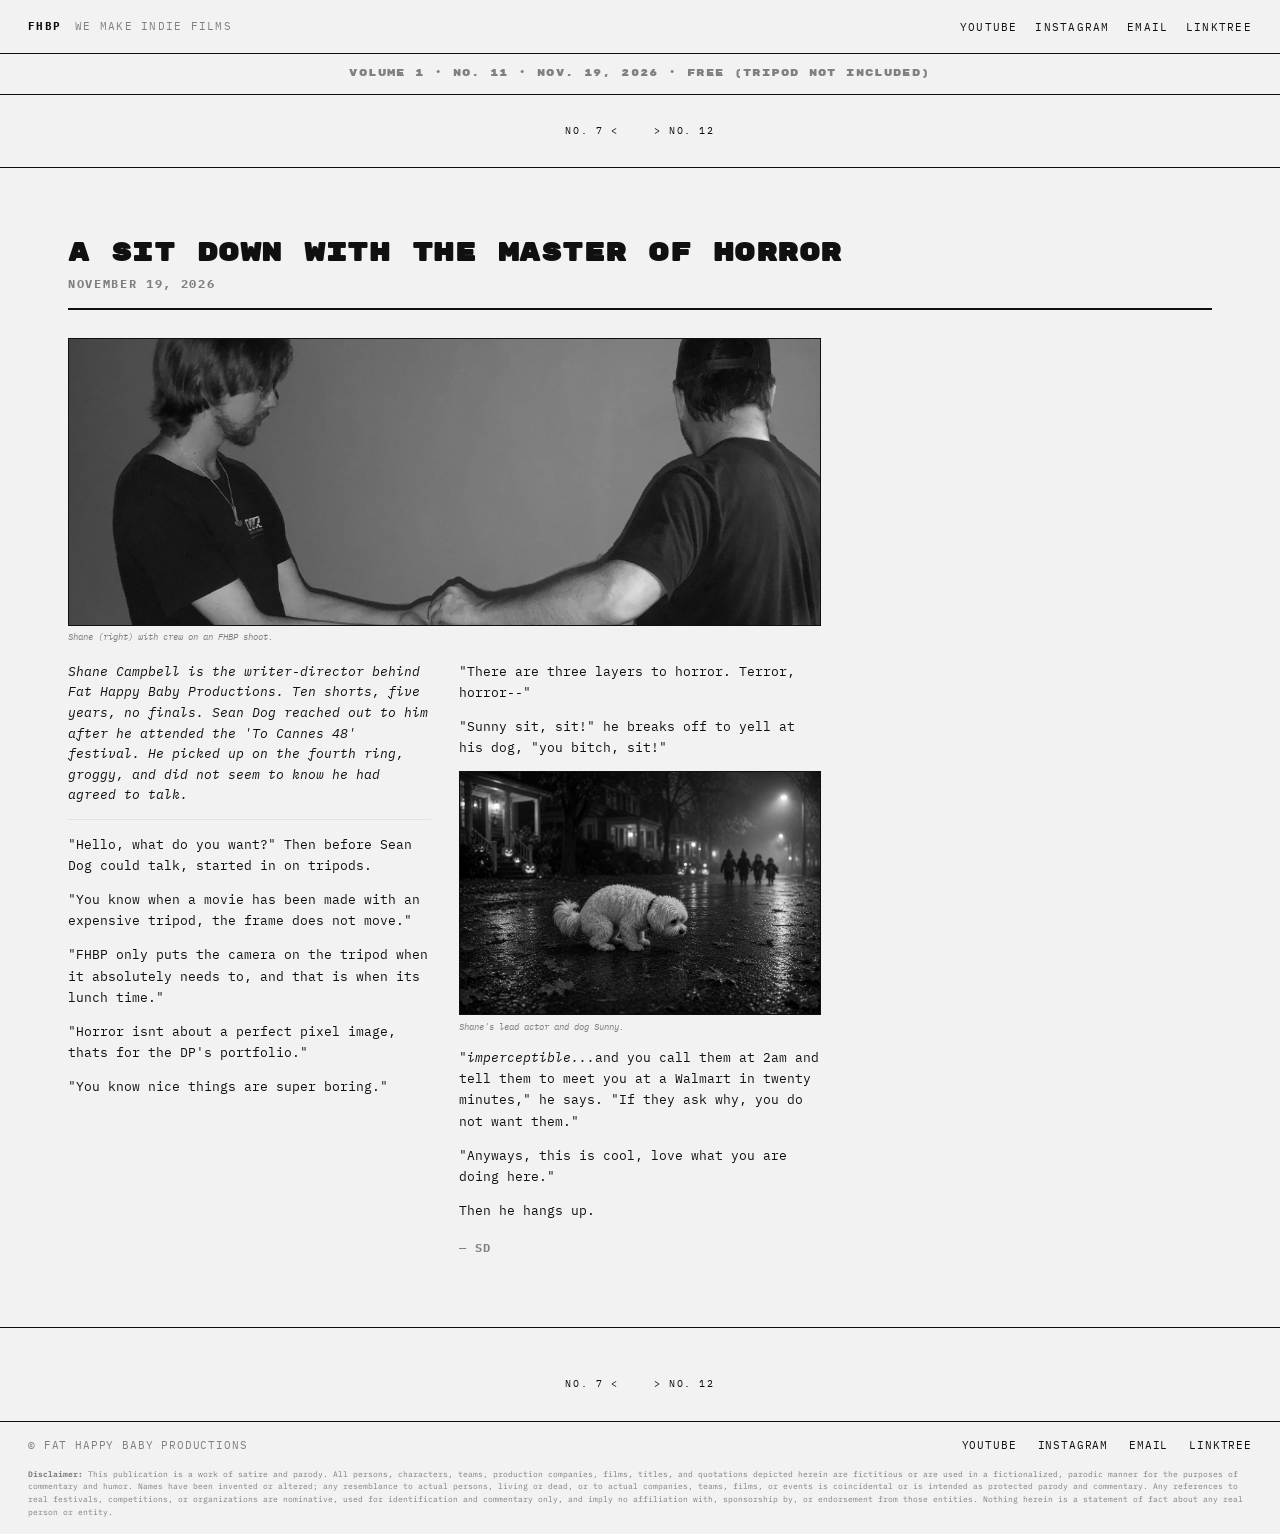
<file: vol1-no11/index.html>
<!DOCTYPE html>
<html lang="en">
<head>
    <meta charset="UTF-8">
    <meta name="viewport" content="width=device-width, initial-scale=1.0">
    <meta name="description" content="Fat Happy Baby Productions. Vol. 1 No. 11. A 1pm Thursday phone call with FHBP director Shane Campbell on how to make a horror film, interrupted by a dog named Sunny.">
    <title>FHBP</title>

    <link rel="preconnect" href="https://fonts.googleapis.com">
    <link rel="preconnect" href="https://fonts.gstatic.com" crossorigin>
    <link href="https://fonts.googleapis.com/css2?family=IBM+Plex+Mono:wght@400;500;700&family=Rubik+Mono+One&display=swap" rel="stylesheet">

    <!--
        VOL. 1 NO. 11 — Interview-only (single-feature) issue.
        One article.interview laid out as a 3-column journalistic prose
        feature, framed as a 1pm Thursday phone call with Shane Campbell.
        No poster band, no cover apparatus, no supporting blocks, no
        Keeper, no letters. Content drafted in
        ../../../working/v1-n11/context1.md. Format prompt:
        ../../../working/page-prompts/interview-only-issue.md.
    -->
    <link rel="stylesheet" href="css/style.css">
</head>
<body>

    <header class="topbar" aria-label="Site top bar">
        <div class="topbar__left">
            <a class="topbar__brand" href="../index.html">FHBP</a>
            <p class="topbar__tagline">WE MAKE INDIE FILMS</p>
        </div>
        <ul class="topbar__links">
            <li><a href="https://www.youtube.com/@FatHappyBabyProductions" target="_blank" rel="noopener">YOUTUBE</a></li>
            <li><a href="https://www.instagram.com/Fat_Happy_Baby_Productions/" target="_blank" rel="noopener">INSTAGRAM</a></li>
            <li><a href="mailto:fathappybaby112@gmail.com">EMAIL</a></li>
            <li><a href="https://linktr.ee/FatHappyBabyProductions" target="_blank" rel="noopener">LINKTREE</a></li>
        </ul>
    </header>

    <!-- Masthead / volume line: this issue's number, date, and price gag. -->
    <p class="masthead" aria-label="Issue line">VOLUME 1 &middot; NO. 11 &middot; NOV. 19, 2026 &middot; FREE (TRIPOD NOT INCLUDED)</p>

    <nav class="issuenav issuenav--top" aria-label="Issue navigation">
        <a href="../vol1-no7/">No. 7 &lt;</a>
        <a href="../vol1-no12/">&gt; No. 12</a>
    </nav>

    <main>

    <!--
        Interview-only feature. 3-column journalistic prose spread with a
        phone-call frame: SD reaches SC at 1pm Thursday, SC groggy, opens
        with "Hello, what do you want," rambles through tripods / horror
        doctrine / crew, interrupts himself to yell at his dog, signs off
        with a breezy "anyways" and hangs up. SC's lines in double quotes
        with he says / Shane says attribution. SD narrates in third person
        as the reporter.

        Grid layout (from no2):
            row 1, cols 1+2: .interview__hero (spans)
            row 1-2, col 3:  .interview__col--3 (right rail, spans both rows)
            row 2, col 1:    .interview__col--1 (standfirst + col 1 body)
            row 2, col 2:    .interview__col--2 (col 2 body + inline fig)
    -->
    <article class="interview" aria-labelledby="interview-heading">
        <div class="interview__inner">

            <header class="interview__titleband">
                <h1 id="interview-heading" class="interview__title">A Sit Down With the Master of Horror</h1>
                <p class="interview__date">November 19, 2026</p>
            </header>

            <div class="interview__grid">

                <!-- Hero: row 1, cols 1+2 -->
                <figure class="interview__hero">
                    <img src="images/main-col1-2.jpg"
                         alt="Shane Campbell (right) working with crew (left) on an FHBP set."
                         class="interview__hero-img">
                    <figcaption class="interview__figcap">Shane (right) with crew on an FHBP shoot.</figcaption>
                </figure>

                <!-- Col 3: right rail, spans both grid rows. Carries the largest run. -->
                <div class="interview__col interview__col--3">

                </div>

                <!-- Col 1: text starts BELOW the hero (row 2). Standfirst + phone-call opening. -->
                <div class="interview__col interview__col--1">

                    <p class="interview__intro"><em>Shane Campbell is the writer-director behind Fat Happy Baby Productions. Ten shorts, five years, no finals. Sean Dog reached out to him after he attended the 'To Cannes 48' festival. He picked up on the fourth ring, groggy, and did not seem to know he had agreed to talk.</em></p>

                    <p class="interview__body">"Hello, what do you want?" Then before Sean Dog could talk, started in on tripods.</p>

                    <p class="interview__body">"You know when a movie has been made with an expensive tripod, the frame does not move."</p>
                    
                    <p class="interview__body">"FHBP only puts the camera on the tripod when it absolutely needs to, and that is when its lunch time."</p>

                    <p class="interview__body">"Horror isnt about a perfect pixel image, thats for the DP's portfolio."</p>

                    <p class="interview__body">"You know nice things are super boring."</p>

                </div>

                <!-- Col 2: text starts BELOW the hero (row 2). Inline fig mid-column. -->
                <div class="interview__col interview__col--2">               

                    <p class="interview__body">"There are three layers to horror. Terror, horror--"</p>

                    <p class="interview__body">"Sunny sit, sit!" he breaks off to yell at his dog, "you bitch, sit!"</p>

                    <figure class="interview__inline-fig">
                        <img src="images/dog-col2.jpeg"
                             alt="Shane's dog Sunny, FHBP's in-house lead actor, on set.">
                        <figcaption class="interview__figcap">Shane's lead actor and dog Sunny.</figcaption>
                    </figure>  

                    <p class="interview__body">"<i>imperceptible...</i>and you call them at 2am and tell them to meet you at a Walmart in twenty minutes," he says. "If they ask why, you do not want them."</p>

                    <p class="interview__body">"Anyways, this is cool, love what you are doing here."</p>

                    <p class="interview__body">Then he hangs up.</p>

                    <p class="interview__signoff">&mdash; SD</p>    
                </div>

            </div>
        </div>
    </article>

    <!--
        Mailing-list sign-up. Standing FHBP block, same Beehiiv form as
        the other issues. Reuses the .moves band pattern from no10.
    -->
    <section class="moves" aria-label="Mailing list sign-up">
        <div class="moves__inner">
            <div class="subscribe">
                <script async
                        src="https://subscribe-forms.beehiiv.com/v3/loader.js"
                        data-beehiiv-form="a1da26f0-628c-4e11-8700-fe23c46dc58d"></script>
            </div>
        </div>
    </section>

    </main>

    <nav class="issuenav issuenav--bottom" aria-label="Issue navigation">
        <a href="../vol1-no7/">No. 7 &lt;</a>
        <a href="../vol1-no12/">&gt; No. 12</a>
    </nav>

    <footer class="footer" aria-label="Site footer">
        <p class="footer__satire"><strong>Disclaimer:</strong> This publication is a work of satire and parody. All persons, characters, teams, production companies, films, titles, and quotations depicted herein are fictitious or are used in a fictionalized, parodic manner for the purposes of commentary and humor. Names have been invented or altered; any resemblance to actual persons, living or dead, or to actual companies, teams, films, or events is coincidental or is intended as protected parody and commentary. Any references to real festivals, competitions, or organizations are nominative, used for identification and commentary only, and imply no affiliation with, sponsorship by, or endorsement from those entities. Nothing herein is a statement of fact about any real person or entity.</p>
        <p class="footer__copyright">&copy; Fat Happy Baby Productions</p>
        <ul class="footer__links">
            <li><a href="https://www.youtube.com/@FatHappyBabyProductions" target="_blank" rel="noopener">YOUTUBE</a></li>
            <li><a href="https://www.instagram.com/Fat_Happy_Baby_Productions/" target="_blank" rel="noopener">INSTAGRAM</a></li>
            <li><a href="mailto:fathappybaby112@gmail.com">EMAIL</a></li>
            <li><a href="https://linktr.ee/FatHappyBabyProductions" target="_blank" rel="noopener">LINKTREE</a></li>
        </ul>
    </footer>

    <script src="js/script.js"></script>
    <script type="text/javascript" async
            src="https://subscribe-forms.beehiiv.com/attribution.js"></script>
</body>
</html>
</file>
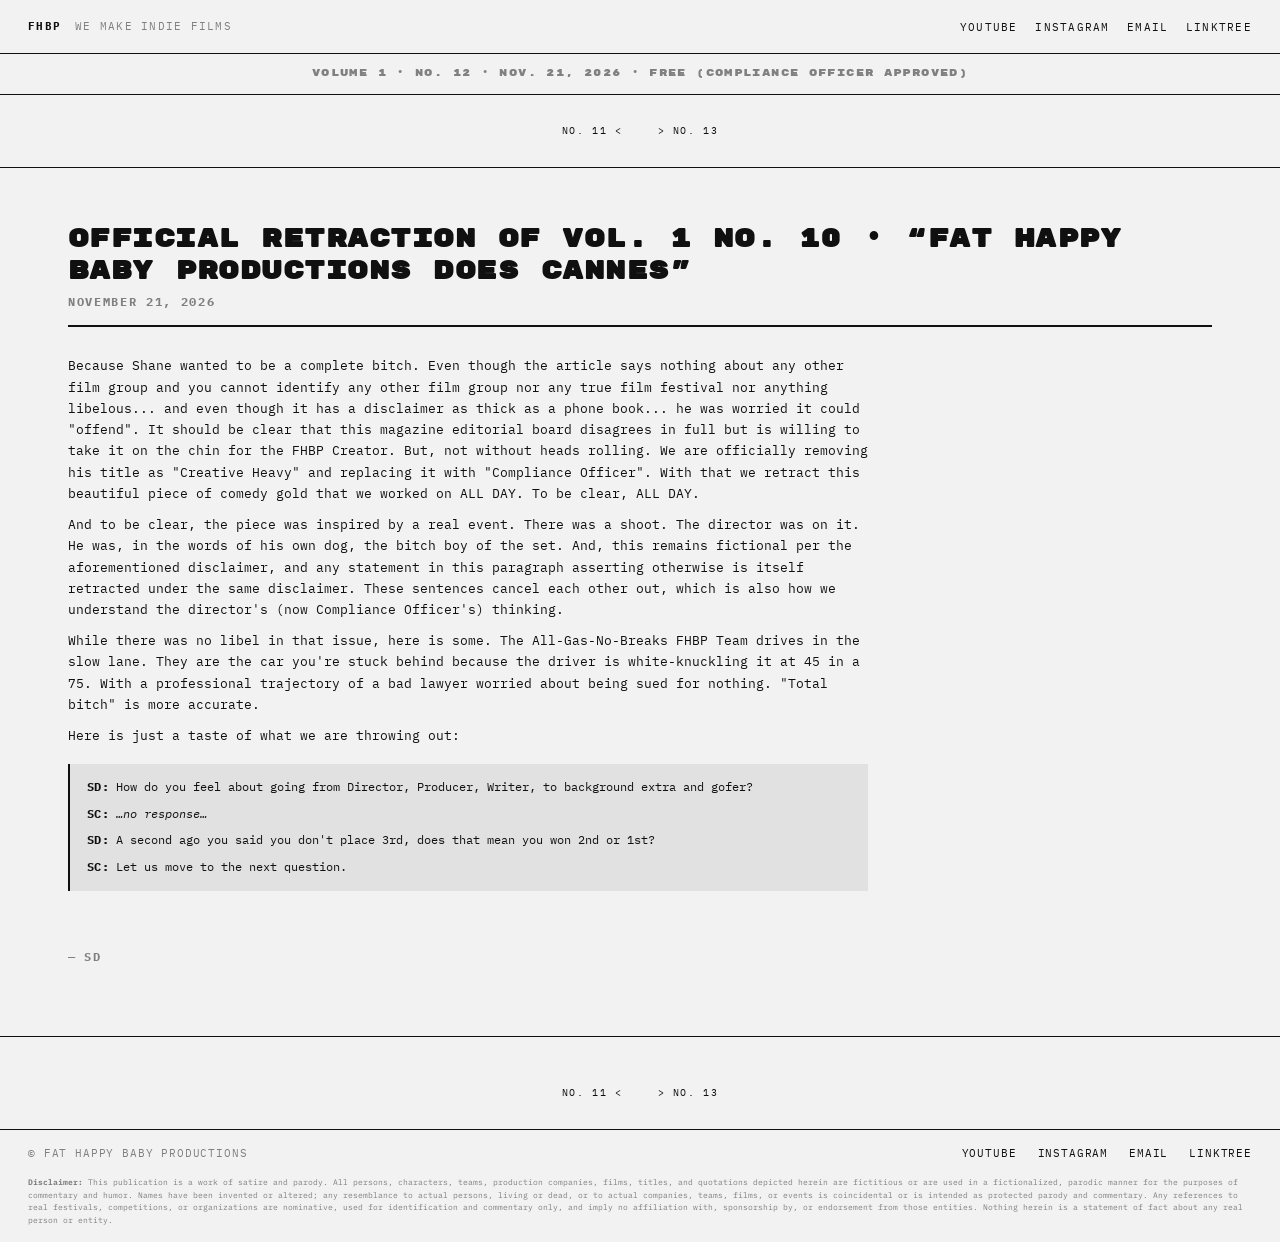
<file: vol1-no12/index.html>
<!DOCTYPE html>
<html lang="en">
<head>
    <meta charset="UTF-8">
    <meta name="viewport" content="width=device-width, initial-scale=1.0">
    <meta name="description" content="Fat Happy Baby Productions. Vol. 1 No. 12. Official retraction of Vol. 1 No. 10 at the director's request, filed under protest by the editorial board.">
    <title>FHBP</title>

    <link rel="preconnect" href="https://fonts.googleapis.com">
    <link rel="preconnect" href="https://fonts.gstatic.com" crossorigin>
    <link href="https://fonts.googleapis.com/css2?family=IBM+Plex+Mono:wght@400;500;700&family=Rubik+Mono+One&display=swap" rel="stylesheet">

    <!--
        VOL. 1 NO. 12 — Corrections department (full-issue retraction mode).
        A single-entry retraction of Vol. 1 No. 10 ("Fat Happy Baby
        Productions Does Cannes") at the director's request, filed under
        protest by the editorial board. One wide-column band with a reading
        column capped at ~100ch. Content drafted in
        ../../../working/v1-n12-corrections/context1.md. Format prompt:
        ../../../working/page-prompts/retraction-issue.md.
    -->
    <link rel="stylesheet" href="css/style.css">
</head>
<body>

    <header class="topbar" aria-label="Site top bar">
        <div class="topbar__left">
            <a class="topbar__brand" href="../index.html">FHBP</a>
            <p class="topbar__tagline">WE MAKE INDIE FILMS</p>
        </div>
        <ul class="topbar__links">
            <li><a href="https://www.youtube.com/@FatHappyBabyProductions" target="_blank" rel="noopener">YOUTUBE</a></li>
            <li><a href="https://www.instagram.com/Fat_Happy_Baby_Productions/" target="_blank" rel="noopener">INSTAGRAM</a></li>
            <li><a href="mailto:fathappybaby112@gmail.com">EMAIL</a></li>
            <li><a href="https://linktr.ee/FatHappyBabyProductions" target="_blank" rel="noopener">LINKTREE</a></li>
        </ul>
    </header>

    <!-- Masthead / volume line: this issue's number, date, and price gag. -->
    <p class="masthead" aria-label="Issue line">VOLUME 1 &middot; NO. 12 &middot; NOV. 21, 2026 &middot; FREE (COMPLIANCE OFFICER APPROVED)</p>

    <nav class="issuenav issuenav--top" aria-label="Issue navigation">
        <a href="../vol1-no11/">No. 11 &lt;</a>
        <a href="../vol1-no13/">&gt; No. 13</a>
    </nav>

    <main>

    <!--
        The Corrections department as a full-issue retraction. Single
        entry. Title band carries the retraction headline; no standfirst
        (cold open per the format prompt). The pulled no10 excerpt lives
        inside the entry as a .correction__excerpt blockquote — verbatim
        from vol1-no10/index.html, preserving the <i> stage direction
        around "...no response..." as no10 renders it.
    -->
    <article class="corrections" aria-labelledby="corrections-heading">
        <div class="corrections__inner">

            <header class="corrections__titleband">
                <h1 id="corrections-heading" class="corrections__title">Official Retraction of Vol. 1 No. 10 &middot; &ldquo;Fat Happy Baby Productions Does Cannes&rdquo;</h1>
                <p class="corrections__date">November 21, 2026</p>
            </header>

            <div class="corrections__reading">
                <ol class="corrections__list">
                    <li class="correction">
                        <div class="correction__body">

                            <p>Because Shane wanted to be a complete bitch. Even though the article says nothing about any other film group and you cannot identify any other film group nor any true film festival nor anything libelous... and even though it has a disclaimer as thick as a phone book... he was worried it could "offend". It should be clear that this magazine editorial board disagrees in full but is willing to take it on the chin for the FHBP Creator. But, not without heads rolling. We are officially removing his title as "Creative Heavy" and replacing it with "Compliance Officer". With that we retract this beautiful piece of comedy gold that we worked on ALL DAY. To be clear, ALL DAY.</p>

                            <p>And to be clear, the piece was inspired by a real event. There was a shoot. The director was on it. He was, in the words of his own dog, the bitch boy of the set. And, this remains fictional per the aforementioned disclaimer, and any statement in this paragraph asserting otherwise is itself retracted under the same disclaimer. These sentences cancel each other out, which is also how we understand the director's (now Compliance Officer's) thinking.</p>

                            <p>While there was no libel in that issue, here is some. The All-Gas-No-Breaks FHBP Team drives in the slow lane. They are the car you're stuck behind because the driver is white-knuckling it at 45 in a 75. With a professional trajectory of a bad lawyer worried about being sued for nothing. "Total bitch" is more accurate.</p>

                            <p>Here is just a taste of what we are throwing out:</p>

                            <blockquote class="correction__excerpt">
                                <p><strong>SD:</strong> How do you feel about going from Director, Producer, Writer, to background extra and gofer?</p>
                                <p><strong>SC:</strong> <i>&hellip;no response&hellip;</i></p>
                                <p><strong>SD:</strong> A second ago you said you don't place 3rd, does that mean you won 2nd or 1st?</p>
                                <p><strong>SC:</strong> Let us move to the next question.</p>
                            </blockquote>

                        </div>
                    </li>
                </ol>

                <p class="correction__signoff">&mdash; SD</p>
            </div>

        </div>
    </article>

    <!--
        Mailing-list sign-up. Standing FHBP block. Same stripped-down
        Beehiiv form + .moves band pattern as vol1-no11 (no heading,
        no pitch, tight 10px padding override carried in the CSS).
    -->
    <section class="moves" aria-label="Mailing list sign-up">
        <div class="moves__inner">
            <div class="subscribe">
                <script async
                        src="https://subscribe-forms.beehiiv.com/v3/loader.js"
                        data-beehiiv-form="a1da26f0-628c-4e11-8700-fe23c46dc58d"></script>
            </div>
        </div>
    </section>

    </main>

    <nav class="issuenav issuenav--bottom" aria-label="Issue navigation">
        <a href="../vol1-no11/">No. 11 &lt;</a>
        <a href="../vol1-no13/">&gt; No. 13</a>
    </nav>

    <footer class="footer" aria-label="Site footer">
        <p class="footer__satire"><strong>Disclaimer:</strong> This publication is a work of satire and parody. All persons, characters, teams, production companies, films, titles, and quotations depicted herein are fictitious or are used in a fictionalized, parodic manner for the purposes of commentary and humor. Names have been invented or altered; any resemblance to actual persons, living or dead, or to actual companies, teams, films, or events is coincidental or is intended as protected parody and commentary. Any references to real festivals, competitions, or organizations are nominative, used for identification and commentary only, and imply no affiliation with, sponsorship by, or endorsement from those entities. Nothing herein is a statement of fact about any real person or entity.</p>
        <p class="footer__copyright">&copy; Fat Happy Baby Productions</p>
        <ul class="footer__links">
            <li><a href="https://www.youtube.com/@FatHappyBabyProductions" target="_blank" rel="noopener">YOUTUBE</a></li>
            <li><a href="https://www.instagram.com/Fat_Happy_Baby_Productions/" target="_blank" rel="noopener">INSTAGRAM</a></li>
            <li><a href="mailto:fathappybaby112@gmail.com">EMAIL</a></li>
            <li><a href="https://linktr.ee/FatHappyBabyProductions" target="_blank" rel="noopener">LINKTREE</a></li>
        </ul>
    </footer>

    <script src="js/script.js"></script>
    <script type="text/javascript" async
            src="https://subscribe-forms.beehiiv.com/attribution.js"></script>
</body>
</html>
</file>
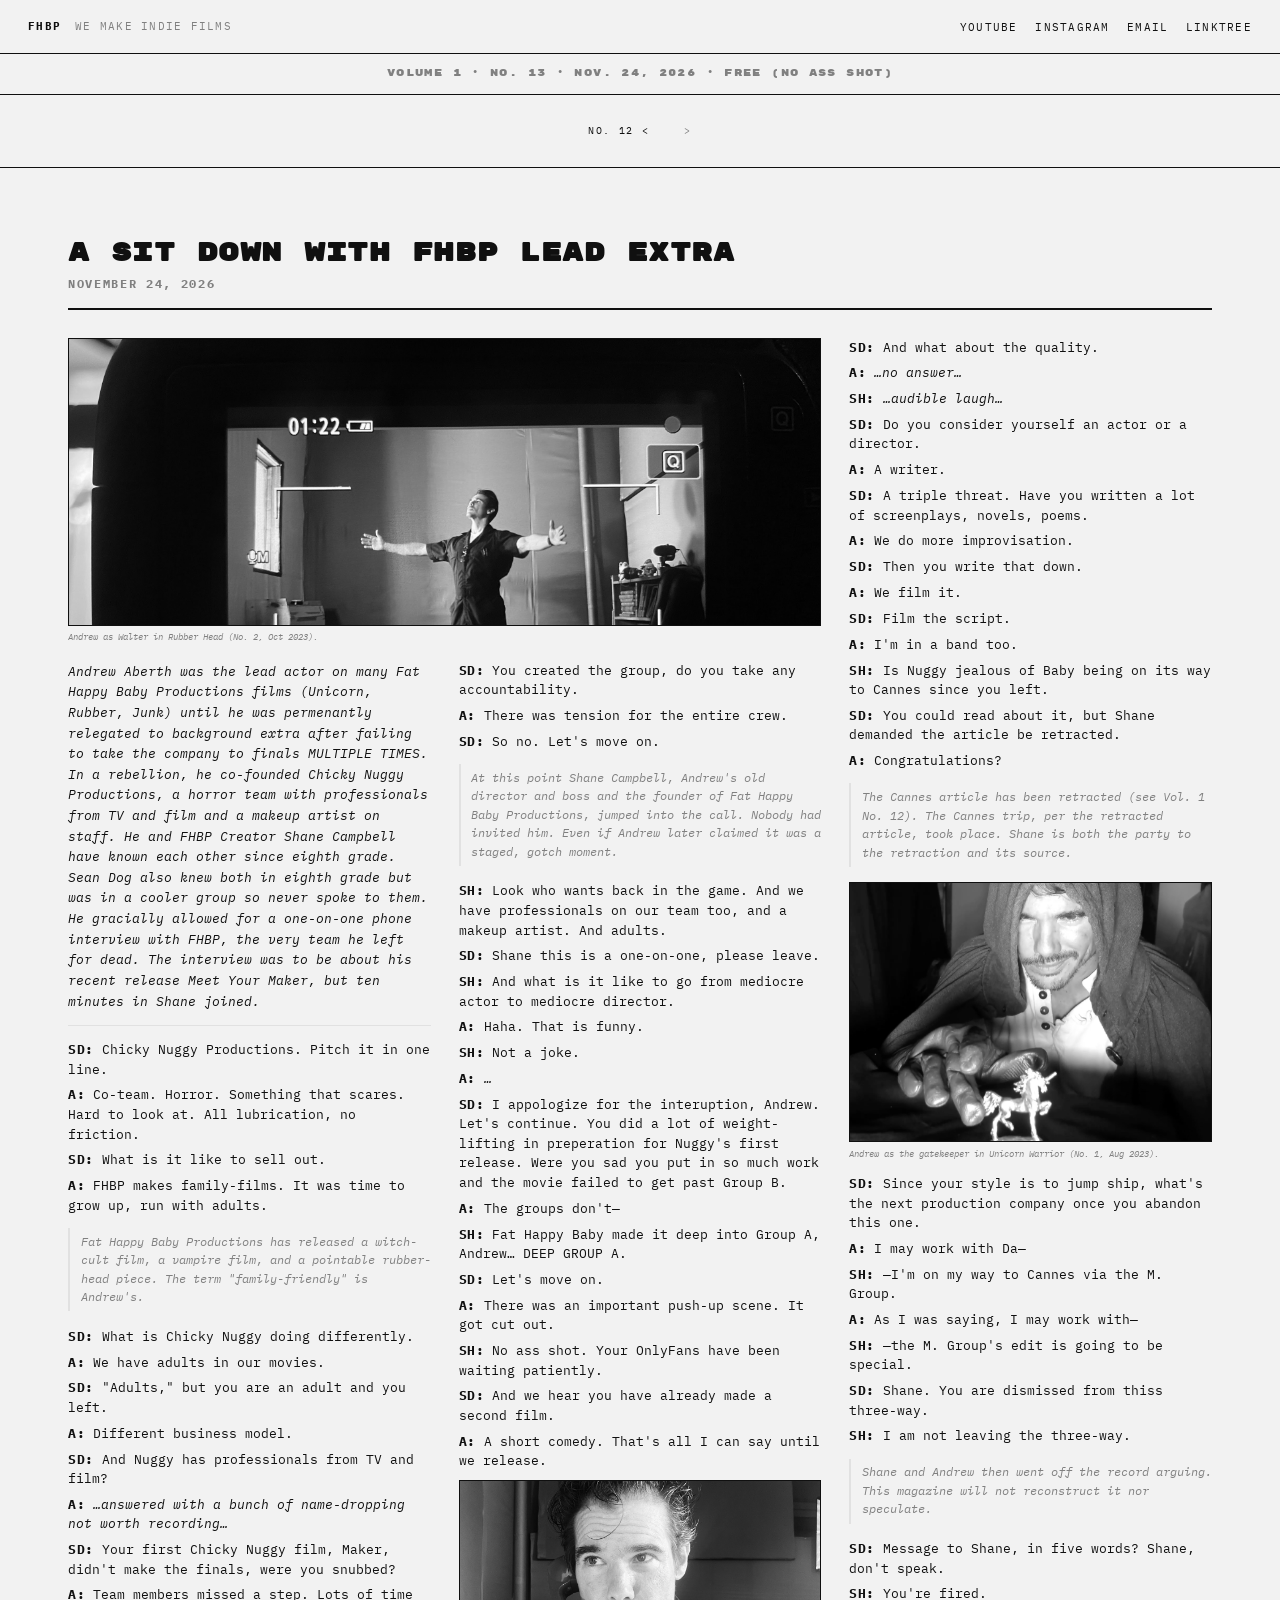
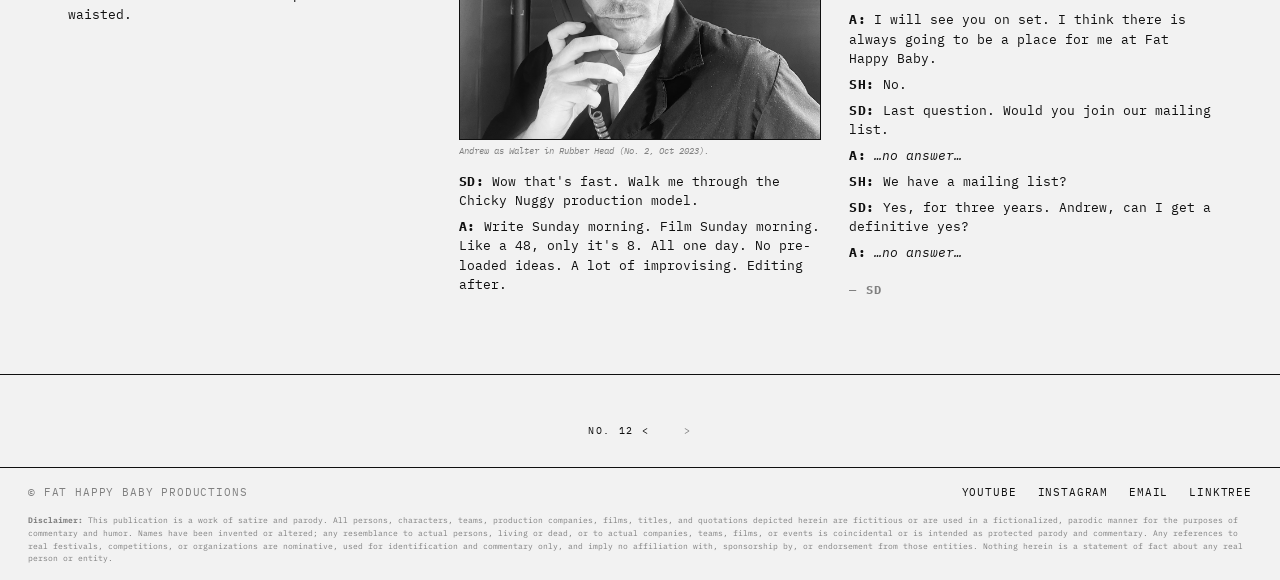
<file: vol1-no13/index.html>
<!DOCTYPE html>
<html lang="en">
<head>
    <meta charset="UTF-8">
    <meta name="viewport" content="width=device-width, initial-scale=1.0">
    <meta name="description" content="Fat Happy Baby Productions. Vol. 1 No. 13. A one-on-one phone interview with FHBP's Lead Extra Andrew Aberth about his new team Chicky Nuggy Productions, ambushed ten minutes in by FHBP founder Shane Campbell.">
    <title>FHBP</title>

    <link rel="preconnect" href="https://fonts.googleapis.com">
    <link rel="preconnect" href="https://fonts.gstatic.com" crossorigin>
    <link href="https://fonts.googleapis.com/css2?family=IBM+Plex+Mono:wght@400;500;700&family=Rubik+Mono+One&display=swap" rel="stylesheet">

    <!--
        VOL. 1 NO. 13 — Interview-only (single-feature) issue, Q&A form.
        Three-speaker Q&A spread: SD (interviewer/narrator), A (Andrew
        Aberth — FHBP's Lead Extra, co-founder of Chicky Nuggy
        Productions), SH (Shane Campbell — FHBP founder, joins the call
        ten minutes in and makes it an ambush). Single-feature chrome
        from no11 (article + standing mailing-list, no Keeper, no
        letters, no cover apparatus). Q&A dialog pattern from no2 plus
        a new .interview__aside italic prose beat for SD narrator
        asides between Q&A pairs. Content drafted in
        ../../../working/v1-n13-chicky-nuggy/context2.md. Format
        prompt: ../../../working/page-prompts/interview-only-issue.md.
    -->
    <link rel="stylesheet" href="css/style.css">
</head>
<body>

    <header class="topbar" aria-label="Site top bar">
        <div class="topbar__left">
            <a class="topbar__brand" href="../index.html">FHBP</a>
            <p class="topbar__tagline">WE MAKE INDIE FILMS</p>
        </div>
        <ul class="topbar__links">
            <li><a href="https://www.youtube.com/@FatHappyBabyProductions" target="_blank" rel="noopener">YOUTUBE</a></li>
            <li><a href="https://www.instagram.com/Fat_Happy_Baby_Productions/" target="_blank" rel="noopener">INSTAGRAM</a></li>
            <li><a href="mailto:fathappybaby112@gmail.com">EMAIL</a></li>
            <li><a href="https://linktr.ee/FatHappyBabyProductions" target="_blank" rel="noopener">LINKTREE</a></li>
        </ul>
    </header>

    <!-- Masthead / volume line: this issue's number, date, and price gag. -->
    <p class="masthead" aria-label="Issue line">VOLUME 1 &middot; NO. 13 &middot; NOV. 24, 2026 &middot; FREE (NO ASS SHOT)</p>

    <nav class="issuenav issuenav--top" aria-label="Issue navigation">
        <a href="../vol1-no12/">No. 12 &lt;</a>
        <span class="issuenav__off" aria-hidden="true">&gt;</span>
    </nav>

    <main>

    <article class="interview" aria-labelledby="interview-heading">
        <div class="interview__inner">

            <header class="interview__titleband">
                <h1 id="interview-heading" class="interview__title">A Sit Down With FHBP Lead Extra</h1>
                <p class="interview__date">November 24, 2026</p>
            </header>

            <div class="interview__grid">

                <!-- Hero: row 1, cols 1+2 -->
                <figure class="interview__hero">
                    <img src="images/rubber-head-01.png"
                         alt="Andrew Aberth as Walter in Rubber Head — camera viewfinder shot, arms outstretched, studio set visible around the frame."
                         class="interview__hero-img">
                    <figcaption class="interview__figcap">Andrew as Walter in Rubber Head (No. 2, Oct 2023).</figcaption>
                </figure>

                <!-- Col 3: right rail, spans both grid rows. Carries the largest run. -->
                <div class="interview__col interview__col--3">

                    <p class="interview__qa"><strong>SD:</strong> And what about the quality.</p>
                    <p class="interview__qa"><strong>A:</strong> <em>&hellip;no answer&hellip;</em></p>
                    <p class="interview__qa"><strong>SH:</strong> <em>&hellip;audible laugh&hellip;</em></p>

                    <p class="interview__qa"><strong>SD:</strong> Do you consider yourself an actor or a director.</p>
                    <p class="interview__qa"><strong>A:</strong> A writer.</p>
                    <p class="interview__qa"><strong>SD:</strong> A triple threat. Have you written a lot of screenplays, novels, poems.</p>
                    <p class="interview__qa"><strong>A:</strong> We do more improvisation.</p>
                    <p class="interview__qa"><strong>SD:</strong> Then you write that down.</p>
                    <p class="interview__qa"><strong>A:</strong> We film it.</p>
                    <p class="interview__qa"><strong>SD:</strong> Film the script.</p>
                    <p class="interview__qa"><strong>A:</strong> I'm in a band too.</p>

                    <p class="interview__qa"><strong>SH:</strong> Is Nuggy jealous of Baby being on its way to Cannes since you left.</p>
                    <p class="interview__qa"><strong>SD:</strong> You could read about it, but Shane demanded the article be retracted.</p>
                    <p class="interview__qa"><strong>A:</strong> Congratulations?</p>

                    <p class="interview__aside">The Cannes article has been retracted (see Vol. 1 No. 12). The Cannes trip, per the retracted article, took place. Shane is both the party to the retraction and its source.</p>

                    <figure class="interview__inline-fig">
                        <img src="images/unicorn-q-n-a-2.png"
                             alt="Andrew throwback — as the gatekeeper in Unicorn Warrior, FHBP's first film.">
                        <figcaption class="interview__figcap">Andrew as the gatekeeper in Unicorn Warrior (No. 1, Aug 2023).</figcaption>
                    </figure>

                    <p class="interview__qa"><strong>SD:</strong> Since your style is to jump ship, what's the next production company once you abandon this one.</p>
                    <p class="interview__qa"><strong>A:</strong> I may work with Da&mdash;</p>
                    <p class="interview__qa"><strong>SH:</strong> &mdash;I'm on my way to Cannes via the M. Group.</p>
                    <p class="interview__qa"><strong>A:</strong> As I was saying, I may work with&mdash;</p>
                    <p class="interview__qa"><strong>SH:</strong> &mdash;the M. Group's edit is going to be special.</p>
                    <p class="interview__qa"><strong>SD:</strong> Shane. You are dismissed from thiss three-way.</p>
                    <p class="interview__qa"><strong>SH:</strong> I am not leaving the three-way.</p>

                    <p class="interview__aside">Shane and Andrew then went off the record arguing. This magazine will not reconstruct it nor speculate.</p>

                    <p class="interview__qa"><strong>SD:</strong> Message to Shane, in five words? Shane, don't speak.</p>
                    <p class="interview__qa"><strong>SH:</strong> You're fired.</p>
                    <p class="interview__qa"><strong>A:</strong> I will see you on set. I think there is always going to be a place for me at Fat Happy Baby.</p>
                    <p class="interview__qa"><strong>SH:</strong> No.</p>

                    <p class="interview__qa"><strong>SD:</strong> Last question. Would you join our mailing list.</p>
                    <p class="interview__qa"><strong>A:</strong> <em>&hellip;no answer&hellip;</em></p>
                    <p class="interview__qa"><strong>SH:</strong> We have a mailing list?</p>
                    <p class="interview__qa"><strong>SD:</strong> Yes, for three years. Andrew, can I get a definitive yes?</p>
                    <p class="interview__qa"><strong>A:</strong> <em>&hellip;no answer&hellip;</em></p>

                    <p class="interview__signoff">&mdash; SD</p>
                </div>

                <!-- Col 1: text starts BELOW the hero (row 2). Standfirst + col 1 Q&A. -->
                <div class="interview__col interview__col--1">

                    <p class="interview__intro"><em>Andrew Aberth was the lead actor on many Fat Happy Baby Productions films (Unicorn, Rubber, Junk) until he was permenantly relegated to background extra after failing to take the company to finals MULTIPLE TIMES. In a rebellion, he co-founded Chicky Nuggy Productions, a horror team with professionals from TV and film and a makeup artist on staff. He and FHBP Creator Shane Campbell have known each other since eighth grade. Sean Dog also knew both in eighth grade but was in a cooler group so never spoke to them. He gracially allowed for a one-on-one phone interview with FHBP, the very team he left for dead. The interview was to be about his recent release Meet Your Maker, but ten minutes in Shane joined.</em></p>

                    <p class="interview__qa"><strong>SD:</strong> Chicky Nuggy Productions. Pitch it in one line.</p>
                    <p class="interview__qa"><strong>A:</strong> Co-team. Horror. Something that scares. Hard to look at. All lubrication, no friction.</p>

                    <p class="interview__qa"><strong>SD:</strong> What is it like to sell out.</p>
                    <p class="interview__qa"><strong>A:</strong> FHBP makes family-films. It was time to grow up, run with adults.</p>

                    <p class="interview__aside">Fat Happy Baby Productions has released a witch-cult film, a vampire film, and a pointable rubber-head piece. The term "family-friendly" is Andrew's.</p>

                    <p class="interview__qa"><strong>SD:</strong> What is Chicky Nuggy doing differently.</p>
                    <p class="interview__qa"><strong>A:</strong> We have adults in our movies.</p>
                    <p class="interview__qa"><strong>SD:</strong> "Adults," but you are an adult and you left.</p>
                    <p class="interview__qa"><strong>A:</strong> Different business model.</p>

                    <p class="interview__qa"><strong>SD:</strong> And Nuggy has professionals from TV and film?</p>
                    <p class="interview__qa"><strong>A:</strong> <em>&hellip;answered with a bunch of name-dropping not worth recording&hellip;</em></p>

                    <p class="interview__qa"><strong>SD:</strong> Your first Chicky Nuggy film, Maker, didn't make the finals, were you snubbed?</p>
                    <p class="interview__qa"><strong>A:</strong> Team members missed a step. Lots of time waisted.</p>
                </div>

                <!-- Col 2: text starts BELOW the hero (row 2). Inline fig mid-column; Shane crashes the call here. -->
                <div class="interview__col interview__col--2">


                    <p class="interview__qa"><strong>SD:</strong> You created the group, do you take any accountability.</p>
                    <p class="interview__qa"><strong>A:</strong> There was tension for the entire crew.</p>
                    <p class="interview__qa"><strong>SD:</strong> So no. Let's move on.</p>

                    <p class="interview__aside">At this point Shane Campbell, Andrew's old director and boss and the founder of Fat Happy Baby Productions, jumped into the call. Nobody had invited him. Even if Andrew later claimed it was a staged, gotch moment.</p>

                    <p class="interview__qa"><strong>SH:</strong> Look who wants back in the game. And we have professionals on our team too, and a makeup artist. And adults.</p>
                    <p class="interview__qa"><strong>SD:</strong> Shane this is a one-on-one, please leave.</p>

                    <p class="interview__qa"><strong>SH:</strong> And what is it like to go from mediocre actor to mediocre director.</p>
                    <p class="interview__qa"><strong>A:</strong> Haha. That is funny.</p>
                    <p class="interview__qa"><strong>SH:</strong> Not a joke.</p>
                    <p class="interview__qa"><strong>A:</strong> <em>&hellip;</em></p>

                    <p class="interview__qa"><strong>SD:</strong> I appologize for the interuption, Andrew. Let's continue. You did a lot of weight-lifting in preperation for Nuggy's first release. Were you sad you put in so much work and the movie failed to get past Group B.</p>
                    <p class="interview__qa"><strong>A:</strong> The groups don't&mdash;</p>
                    <p class="interview__qa"><strong>SH:</strong> Fat Happy Baby made it deep into Group A, Andrew&hellip; DEEP GROUP A.</p>
                    <p class="interview__qa"><strong>SD:</strong> Let's move on.</p>

                    <p class="interview__qa"><strong>A:</strong> There was an important push-up scene. It got cut out.</p>
                    <p class="interview__qa"><strong>SH:</strong> No ass shot. Your OnlyFans have been waiting patiently.</p>

                    <p class="interview__qa"><strong>SD:</strong> And we hear you have already made a second film.</p>
                    <p class="interview__qa"><strong>A:</strong> A short comedy. That's all I can say until we release.</p>
                    
                    <figure class="interview__inline-fig">
                        <img src="images/rubber-head-portrait-02.png"
                             alt="Andrew as Walter in Rubber Head — portrait shot from the booth.">
                        <figcaption class="interview__figcap">Andrew as Walter in Rubber Head (No. 2, Oct 2023).</figcaption>
                    </figure>

                    <p class="interview__qa"><strong>SD:</strong> Wow that's fast. Walk me through the Chicky Nuggy production model.</p>
                    <p class="interview__qa"><strong>A:</strong> Write Sunday morning. Film Sunday morning. Like a 48, only it's 8. All one day. No pre-loaded ideas. A lot of improvising. Editing after.</p>

                </div>

            </div>
        </div>
    </article>

    <!--
        Mailing-list sign-up. Standing FHBP block, same Beehiiv form as
        the other issues. Reuses the .moves band pattern from no10/no11.
    -->
    <section class="moves" aria-label="Mailing list sign-up">
        <div class="moves__inner">
            <div class="subscribe">
                <script async
                        src="https://subscribe-forms.beehiiv.com/v3/loader.js"
                        data-beehiiv-form="a1da26f0-628c-4e11-8700-fe23c46dc58d"></script>
            </div>
        </div>
    </section>

    </main>

    <nav class="issuenav issuenav--bottom" aria-label="Issue navigation">
        <a href="../vol1-no12/">No. 12 &lt;</a>
        <span class="issuenav__off" aria-hidden="true">&gt;</span>
    </nav>

    <footer class="footer" aria-label="Site footer">
        <p class="footer__satire"><strong>Disclaimer:</strong> This publication is a work of satire and parody. All persons, characters, teams, production companies, films, titles, and quotations depicted herein are fictitious or are used in a fictionalized, parodic manner for the purposes of commentary and humor. Names have been invented or altered; any resemblance to actual persons, living or dead, or to actual companies, teams, films, or events is coincidental or is intended as protected parody and commentary. Any references to real festivals, competitions, or organizations are nominative, used for identification and commentary only, and imply no affiliation with, sponsorship by, or endorsement from those entities. Nothing herein is a statement of fact about any real person or entity.</p>
        <p class="footer__copyright">&copy; Fat Happy Baby Productions</p>
        <ul class="footer__links">
            <li><a href="https://www.youtube.com/@FatHappyBabyProductions" target="_blank" rel="noopener">YOUTUBE</a></li>
            <li><a href="https://www.instagram.com/Fat_Happy_Baby_Productions/" target="_blank" rel="noopener">INSTAGRAM</a></li>
            <li><a href="mailto:fathappybaby112@gmail.com">EMAIL</a></li>
            <li><a href="https://linktr.ee/FatHappyBabyProductions" target="_blank" rel="noopener">LINKTREE</a></li>
        </ul>
    </footer>

    <script src="js/script.js"></script>
    <script type="text/javascript" async
            src="https://subscribe-forms.beehiiv.com/attribution.js"></script>
</body>
</html>
</file>
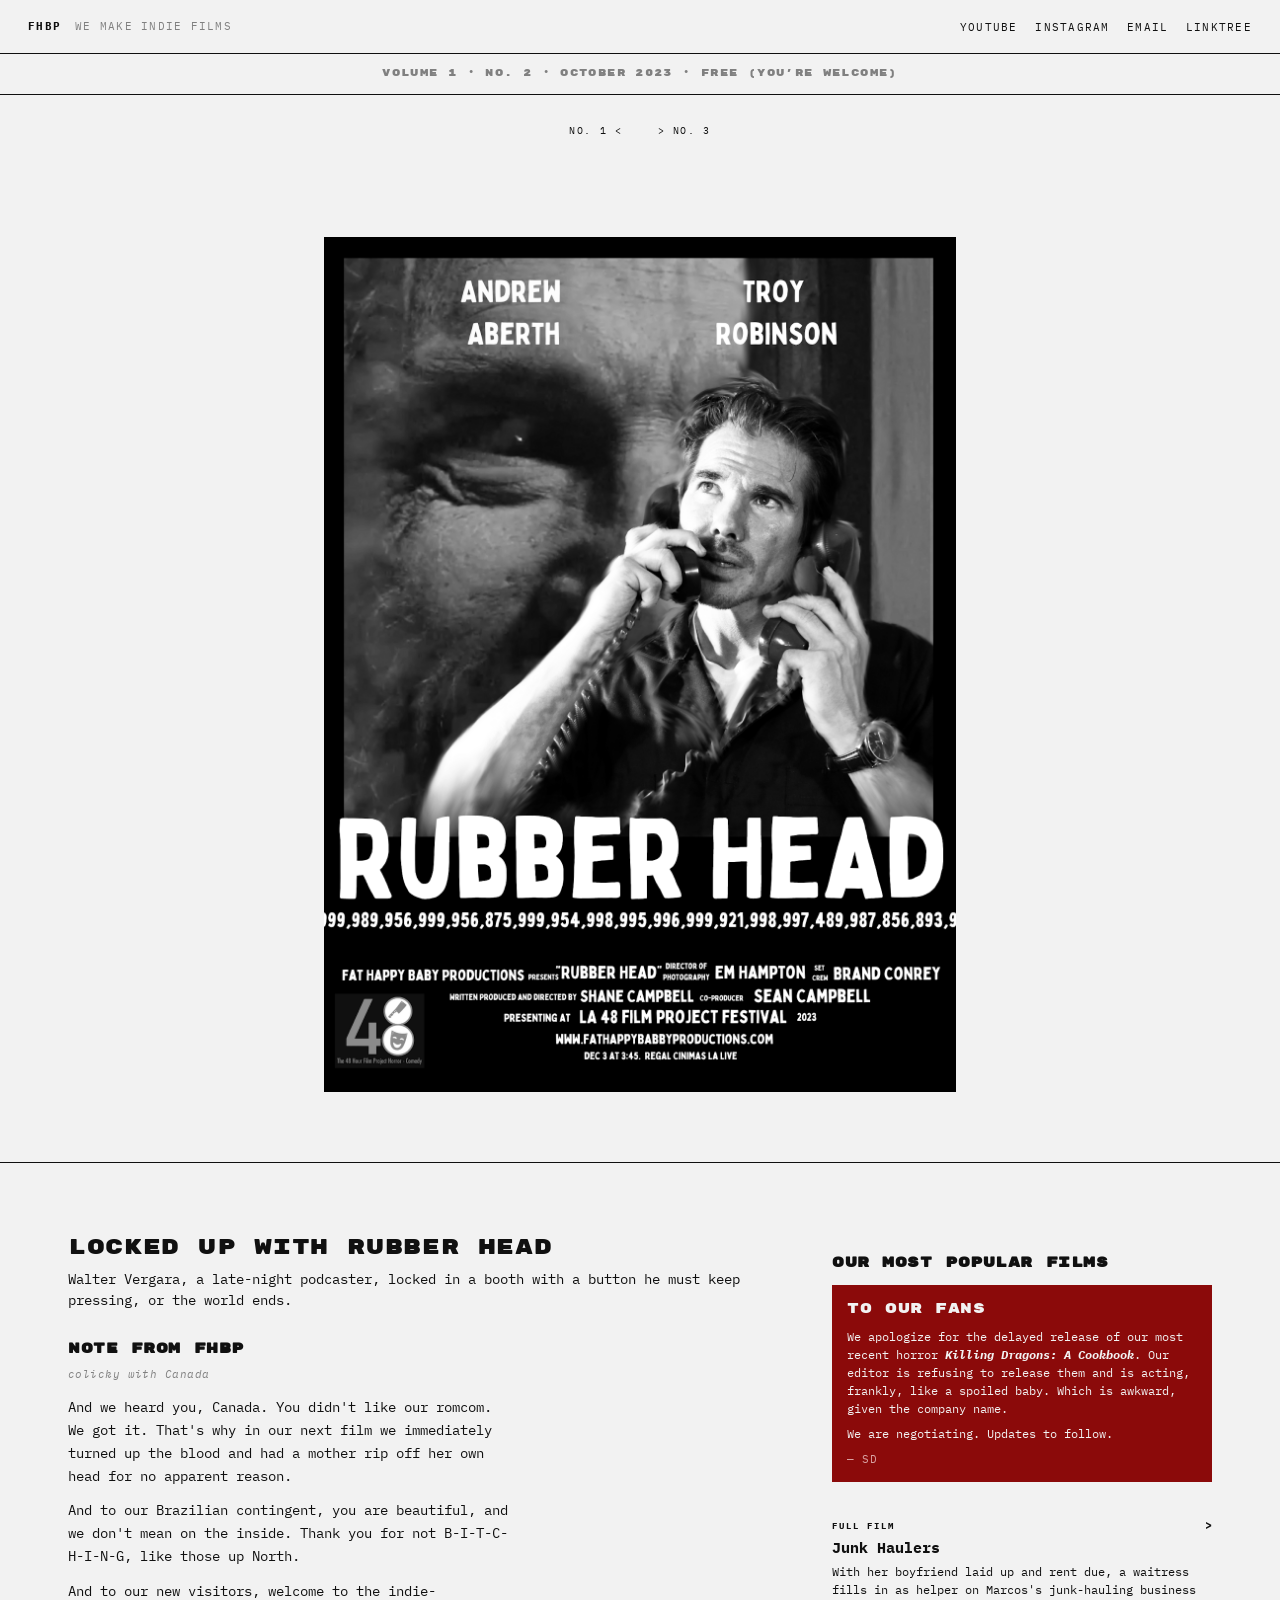
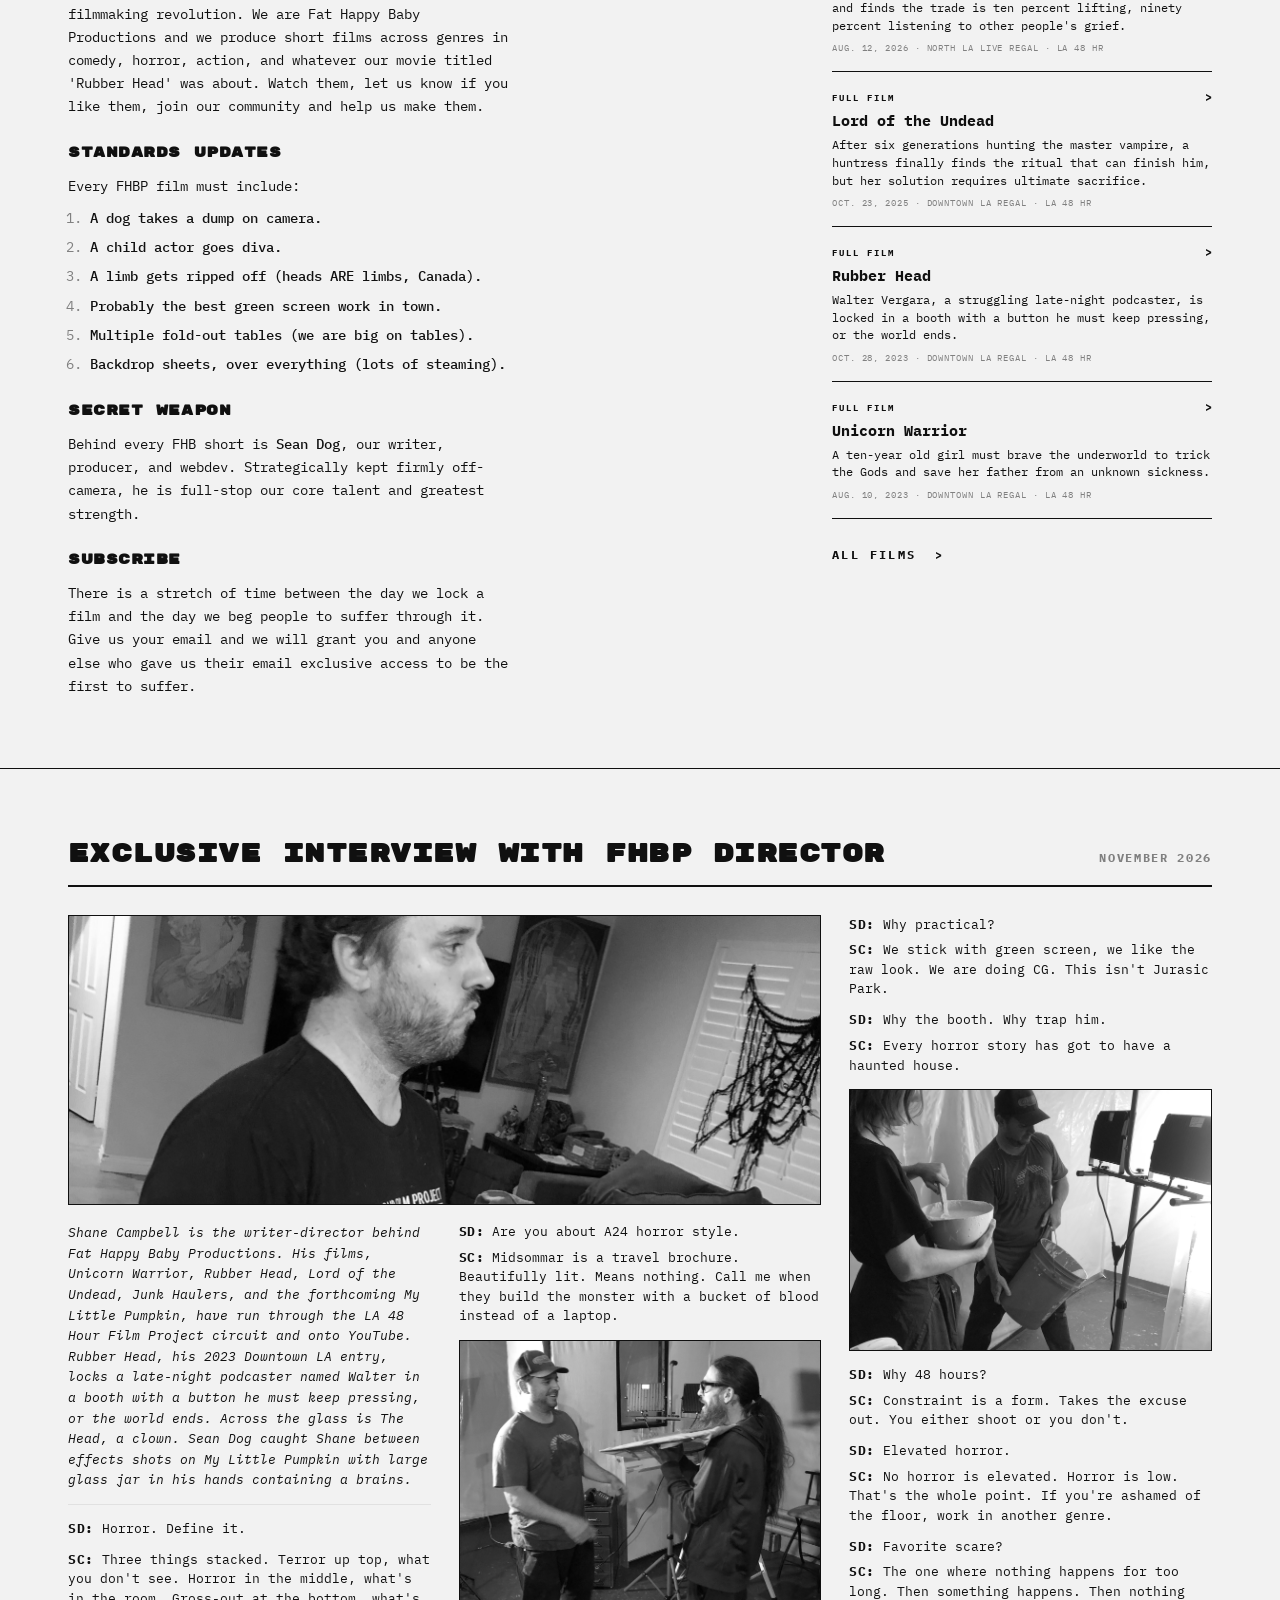
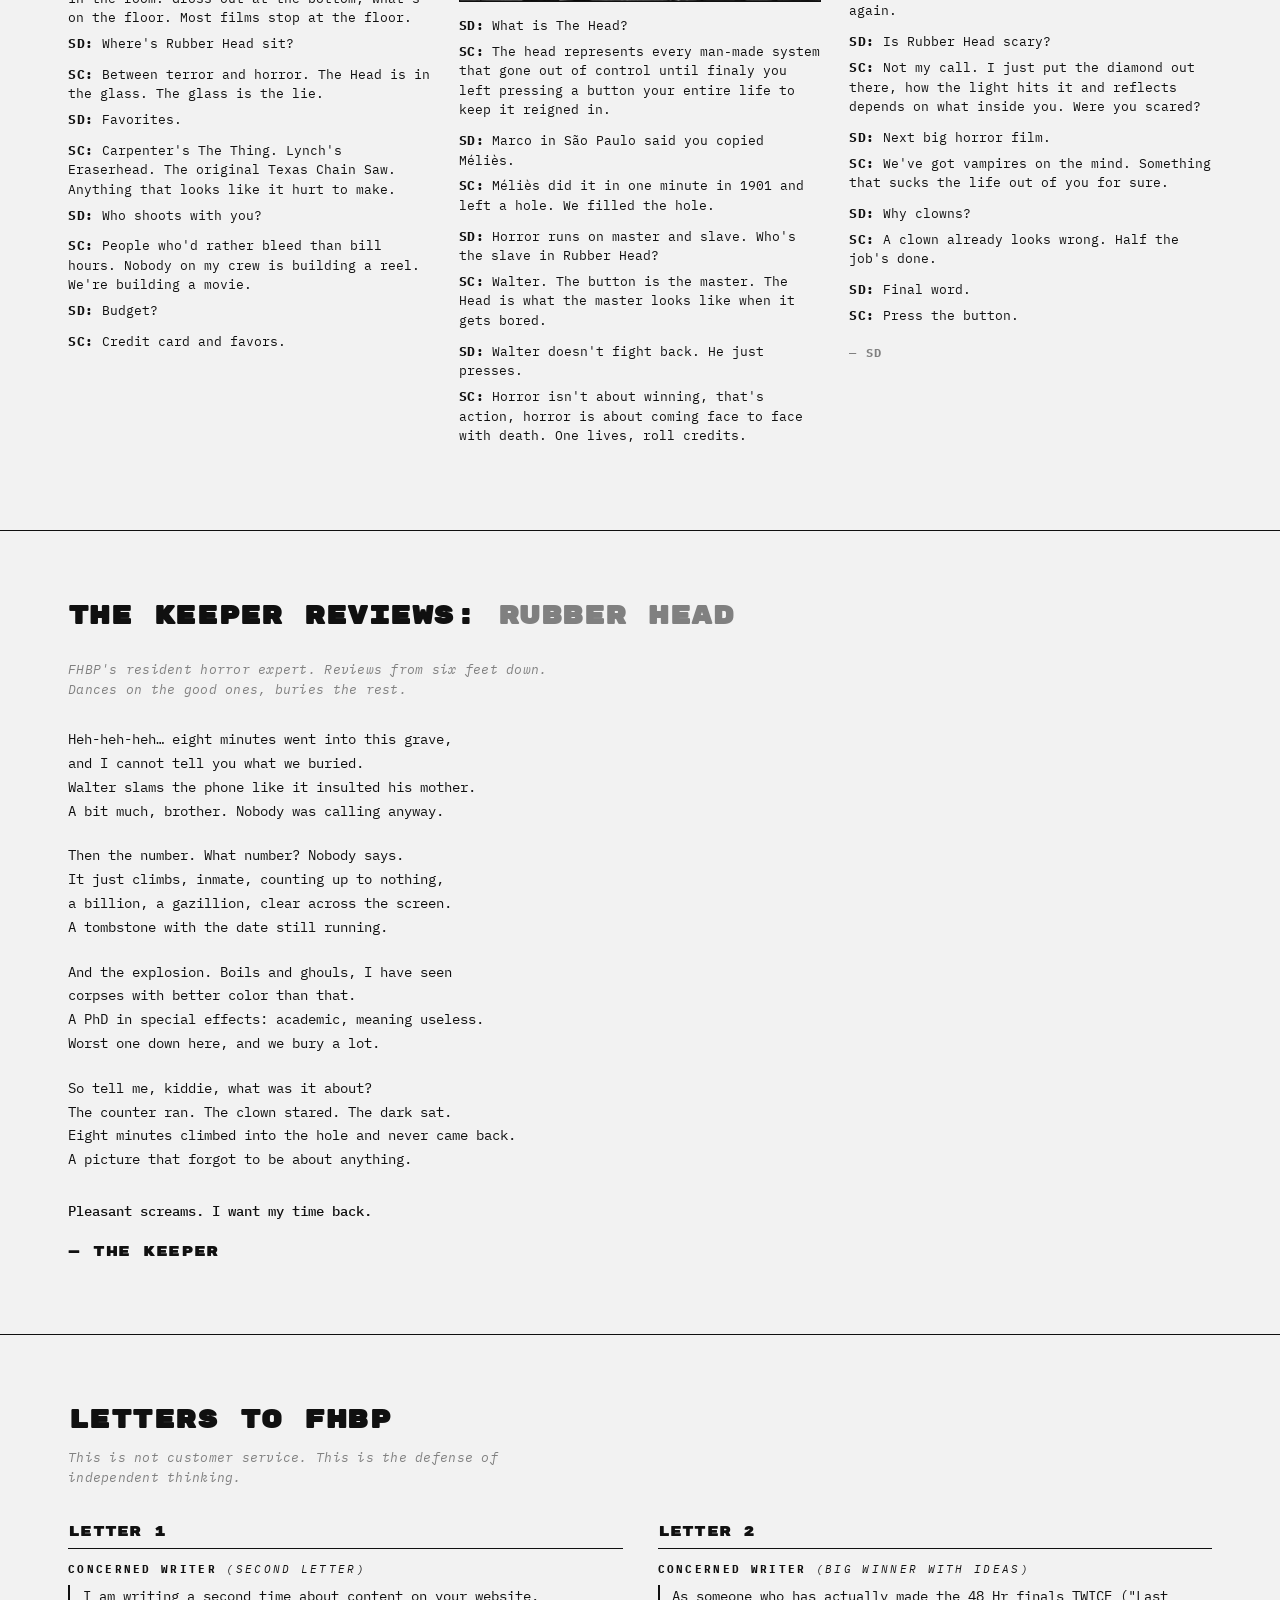
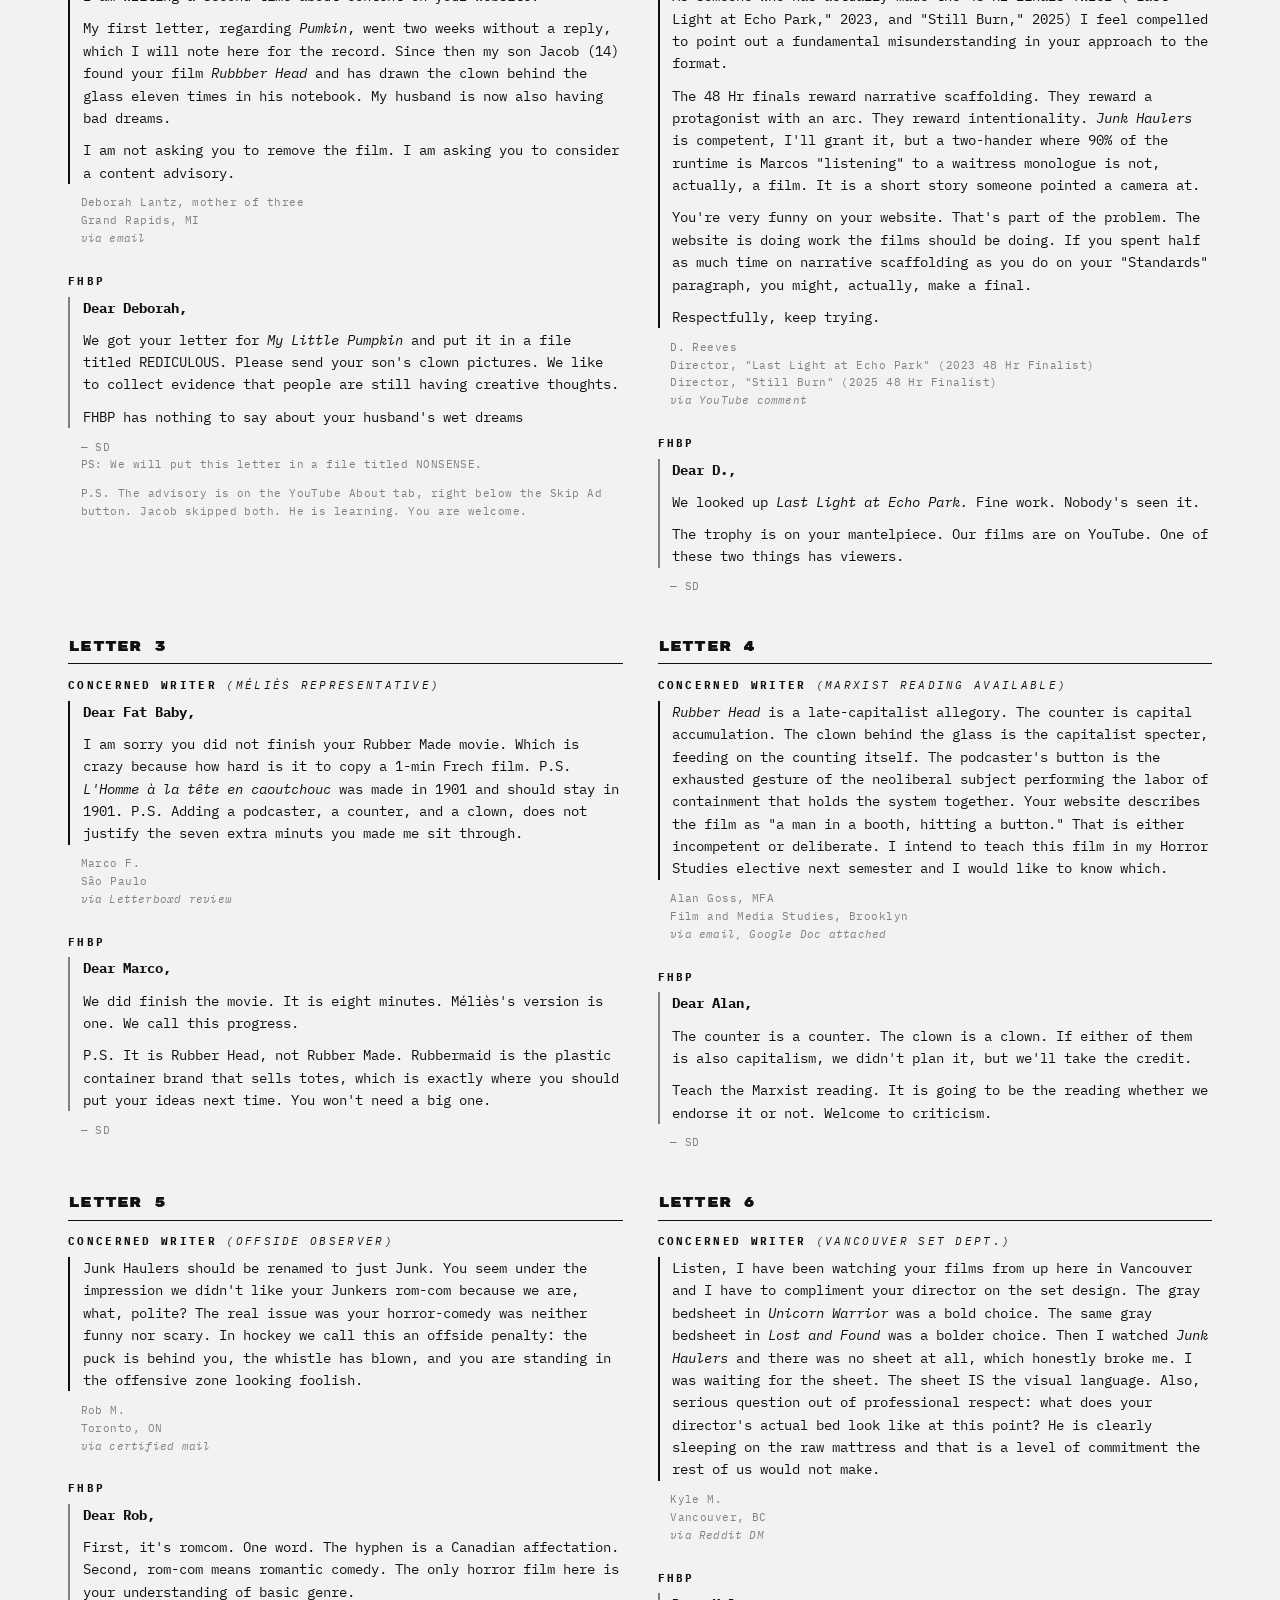
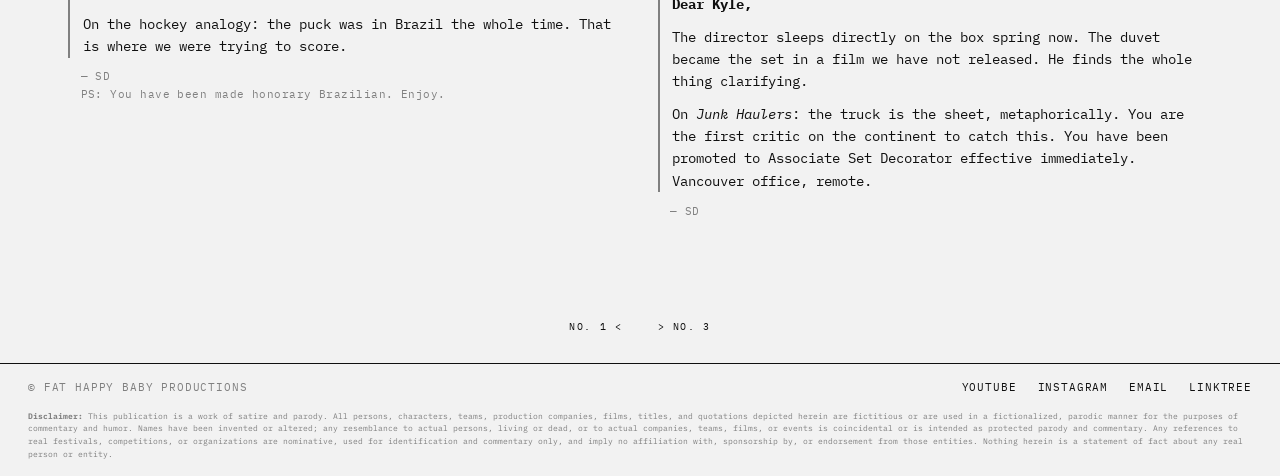
<file: vol1-no2/index.html>
<!DOCTYPE html>
<html lang="en">
<head>
    <meta charset="UTF-8">
    <meta name="viewport" content="width=device-width, initial-scale=1.0">
    <meta name="description" content="Fat Happy Baby Productions — independent short films.">
    <title>FHBP</title>

    <link rel="preconnect" href="https://fonts.googleapis.com">
    <link rel="preconnect" href="https://fonts.gstatic.com" crossorigin>
    <link href="https://fonts.googleapis.com/css2?family=IBM+Plex+Mono:wght@400;500;700&family=Rubik+Mono+One&display=swap" rel="stylesheet">

    <link rel="stylesheet" href="css/style.css">
</head>
<body>

    <header class="topbar" aria-label="Site top bar">
        <div class="topbar__left">
            <a class="topbar__brand" href="../index.html">FHBP</a>
            <p class="topbar__tagline">WE MAKE INDIE FILMS</p>
        </div>
        <ul class="topbar__links">
            <li><a href="https://www.youtube.com/@FatHappyBabyProductions" target="_blank" rel="noopener">YOUTUBE</a></li>
            <li><a href="https://www.instagram.com/Fat_Happy_Baby_Productions/" target="_blank" rel="noopener">INSTAGRAM</a></li>
            <li><a href="mailto:fathappybaby112@gmail.com">EMAIL</a></li>
            <li><a href="https://linktr.ee/FatHappyBabyProductions" target="_blank" rel="noopener">LINKTREE</a></li>
        </ul>
    </header>

    <!-- Masthead / volume line: issue number, date, price gag. -->
    <p class="masthead" aria-label="Issue line">VOLUME 1 &middot; NO. 2 &middot; OCTOBER 2023 &middot; FREE (YOU'RE WELCOME)</p>

    <nav class="issuenav issuenav--top" aria-label="Issue navigation">
        <a href="../vol1-no1/">No. 1 &lt;</a>
        <a href="../vol1-no3/">&gt; No. 3</a>
    </nav>

    <!--
        Movie-cover: Rubber Head poster at the top of the page as a
        title-card above the Fat Happy Baby cover. Full-width black
        band, poster centered, max-height 100vh so it fits one screen.
    -->
    <section class="movie-cover" aria-label="Rubber Head poster">
        <img src="images/rubberhead.png"
             alt="Rubber Head — a Fat Happy Baby Productions short film. Movie poster: Andrew Aberth and Troy Robinson. Written and directed by Shane Campbell. LA 48 Hour Film Project 2023."
             class="movie-cover__poster">
    </section>

    <main class="cover">
        <div class="cover__hero">
            <!-- Opening departments: headline + dek, then the recurring
                 departments. Company wordmark dropped on interior issues;
                 the masthead line and the home page carry FHBP identity. -->
            <p class="issue-headline">Locked Up With Rubber Head</p>
            <p class="issue-dek">Walter Vergara, a late-night podcaster, locked in a booth with a button he must keep pressing, or the world ends.</p>

            <section class="about">
                <h2 class="about__heading">Note From FHBP</h2>
                <p class="about__mood">colicky with Canada</p>
                <p class="about__body">And we heard you, Canada. You didn't like our romcom. We got it. That's why in our next film we immediately turned up the blood and had a mother rip off her own head for no apparent reason.</p>
                <p class="about__body">And to our Brazilian contingent, you are beautiful, and we don't mean on the inside. Thank you for not B-I-T-C-H-I-N-G, like those up North.</p>
                <p class="about__body">And to our new visitors, welcome to the indie-filmmaking revolution. We are Fat Happy Baby Productions and we produce short films across genres in comedy, horror, action, and whatever our movie titled 'Rubber Head' was about. Watch them, let us know if you like them, join our community and help us make them.</p>

                <h2 class="about__heading">Standards Updates</h2>
                <p class="about__intro">Every FHBP film must include:</p>
                <ol class="about__list">
                    <li><strong class="about__lead">A dog takes a dump on camera.</strong></li>
                    <li><strong class="about__lead">A child actor goes diva.</strong></li>
                    <li><strong class="about__lead">A limb gets ripped off (heads ARE limbs, Canada).</strong></li>
                    <li><strong class="about__lead">Probably the best green screen work in town.</strong></li>
                    <li><strong class="about__lead">Multiple fold-out tables (we are big on tables).</strong></li>
                    <li><strong class="about__lead">Backdrop sheets, over everything (lots of steaming).</strong></li>
                </ol>

                <h2 class="about__heading">Secret Weapon</h2>
                <p class="about__body">Behind every FHB short is <strong class="about__lead">Sean Dog</strong>, our writer, producer, and webdev. Strategically kept firmly off-camera, he is full-stop our core talent and greatest strength.</p>

                <h2 class="about__heading">Subscribe</h2>
                <p class="about__body">There is a stretch of time between the day we lock a film and the day we beg people to suffer through it. Give us your email and we will grant you and anyone else who gave us their email exclusive access to be the first to suffer.</p>
            </section>
        </div>

        <!--
            Most Popular Films panel. Each card is a Win95 outset-bevel button
            containing an inline pixel-art SVG sprite + title + tag + arrow.
            Buttons link to the full movie on YouTube, in a new tab.
            Sprites are monochrome (fill = currentColor, color = --ink).
            Order (top→bottom, films #8 → #1):
              8  Junk Haulers           truck
              7  Dust and Reckoning     revolver
              6b Lord of the Undead     bat
              5  Ghost in Orion 9       ghost
              4  Lost And Found         magnifying glass
              3  Killing Dragons        dragon head
              2  Rubber Head            avatar head
              1  Unicorn Warrior        unicorn head
        -->
        <aside class="latest" aria-labelledby="latest-heading">
            <h2 id="latest-heading" class="latest__heading">Our Most Popular Films</h2>

            <!--
                Horror-red "To Our Fans" apology block. Sits between the
                films heading and the film list. Announces the delayed
                releases of GLP1 and My Little Pumpkin.
            -->
            <div class="latest__note" role="note" aria-label="Note to fans">
                <p class="latest__note-label">To Our Fans</p>
                <p class="latest__note-body">We apologize for the delayed release of our most recent horror <em>Killing Dragons: A Cookbook</em>. Our editor is refusing to release them and is acting, frankly, like a spoiled baby. Which is awkward, given the company name.</p>
                <p class="latest__note-body">We are negotiating. Updates to follow.</p>
                <p class="latest__note-sd">&mdash; SD</p>
            </div>

            <ul class="latest__list">
                <!-- 9. My Little Pumpkin — jack-o-lantern sprite (link goes to channel for now — movie not released yet) [HIDDEN] -->
                <!--
<li>
                    <a class="latest__card latest__card--expanded" href="https://www.youtube.com/@FatHappyBabyProductions" target="_blank" rel="noopener">
                        <div class="latest__card__top">
                            <span class="latest__title">My Little Pumpkin</span>
                            <span class="latest__tag">FULL FILM</span>
                            <span class="latest__arrow" aria-hidden="true">&gt;</span>
                        </div>
                        <p class="latest__summary">A father has been waiting 365 days to see his daughter and take her trick or treating.</p>
                        <p class="latest__meta">Oct. 31, 2026 &middot; Online Release &middot; General 48 Hr Horror</p>
                    </a>
                </li>
-->

                <!-- 8. Junk Haulers -->
                <li>
                    <a class="latest__card" href="https://youtu.be/mEnn8HIKH_A" target="_blank" rel="noopener">
                        <p class="latest__kicker">
                            <span>Full Film</span>
                            <span class="latest__kicker-arrow" aria-hidden="true">&gt;</span>
                        </p>
                        <h3 class="latest__title">Junk Haulers</h3>
                        <p class="latest__summary">With her boyfriend laid up and rent due, a waitress fills in as helper on Marcos's junk-hauling business and finds the trade is ten percent lifting, ninety percent listening to other people's grief.</p>
                        <p class="latest__meta">Aug. 12, 2026 &middot; North LA Live Regal &middot; LA 48 Hr</p>
                    </a>
                </li>

                <!-- 7. Dust and Reckoning — revolver sprite [HIDDEN] -->
                <!--
<li>
                    <a class="latest__card latest__card--expanded" href="https://youtu.be/TeC0Sqw5HUQ" target="_blank" rel="noopener">
                        <div class="latest__card__top">
                            <span class="latest__title">Dust and Reckoning</span>
                            <span class="latest__tag">FULL FILM</span>
                            <span class="latest__arrow" aria-hidden="true">&gt;</span>
                        </div>
                        <p class="latest__summary">Full summary coming soon.</p>
                    </a>
                </li>
-->

                <!-- 6b. Lord of the Undead -->
                <li>
                    <a class="latest__card" href="https://youtu.be/wOD4a1AsMAw" target="_blank" rel="noopener">
                        <p class="latest__kicker">
                            <span>Full Film</span>
                            <span class="latest__kicker-arrow" aria-hidden="true">&gt;</span>
                        </p>
                        <h3 class="latest__title">Lord of the Undead</h3>
                        <p class="latest__summary">After six generations hunting the master vampire, a huntress finally finds the ritual that can finish him, but her solution requires ultimate sacrifice.</p>
                        <p class="latest__meta">Oct. 23, 2025 &middot; Downtown LA Regal &middot; LA 48 Hr</p>
                    </a>
                </li>

                <!-- 5. Ghost in Orion 9 — ghost sprite [HIDDEN] -->
                <!--
<li>
                    <a class="latest__card latest__card--expanded" href="https://youtu.be/ULyuZ7eTPqA" target="_blank" rel="noopener">
                        <div class="latest__card__top">
                            <span class="latest__title">Ghost in Orion 9</span>
                            <span class="latest__tag">FULL FILM</span>
                            <span class="latest__arrow" aria-hidden="true">&gt;</span>
                        </div>
                        <p class="latest__summary">When a daydreaming ten-year-old blasts off in a rocket to a derelict spaceship adrift she becomes the only detective who can solve the murder of its crew.</p>
                        <p class="latest__meta">Aug. 12, 2025 &middot; Downtown LA Regal &middot; LA 48 Hr</p>
                    </a>
                </li>
-->

                <!-- 4. Lost And Found — magnifying-glass sprite [HIDDEN] -->
                <!--
<li>
                    <a class="latest__card latest__card--expanded" href="https://youtu.be/yN339ushFe0" target="_blank" rel="noopener">
                        <div class="latest__card__top">
                            <span class="latest__title">Lost And Found</span>
                            <span class="latest__tag">FULL FILM</span>
                            <span class="latest__arrow" aria-hidden="true">&gt;</span>
                        </div>
                        <p class="latest__summary">Homicide detectives question reality as they question a 10-yr-old girl found at a crime scene who seems keenly attached to her puppy.</p>
                        <p class="latest__meta">Nov. 10, 2024 &middot; Downtown LA Regal &middot; LA 48 Hr</p>
                    </a>
                </li>
-->

                <!-- 3. Killing Dragons — dragon-head sprite [HIDDEN] -->
                <!--
<li>
                    <a class="latest__card latest__card--expanded" href="https://youtu.be/L2UykahVvFo" target="_blank" rel="noopener">
                        <div class="latest__card__top">
                            <span class="latest__title">Killing Dragons</span>
                            <span class="latest__tag">FULL FILM</span>
                            <span class="latest__arrow" aria-hidden="true">&gt;</span>
                        </div>
                        <p class="latest__summary">A hosted D&amp;D game of high stakes goes terribly wrong.</p>
                        <p class="latest__meta">Aug. 2024 &middot; Downtown LA Regal &middot; LA 48 Hr</p>
                    </a>
                </li>
-->

                <!-- 2. Rubber Head -->
                <li>
                    <a class="latest__card" href="https://youtu.be/nJDrCf0tXFk" target="_blank" rel="noopener">
                        <p class="latest__kicker">
                            <span>Full Film</span>
                            <span class="latest__kicker-arrow" aria-hidden="true">&gt;</span>
                        </p>
                        <h3 class="latest__title">Rubber Head</h3>
                        <p class="latest__summary">Walter Vergara, a struggling late-night podcaster, is locked in a booth with a button he must keep pressing, or the world ends.</p>
                        <p class="latest__meta">Oct. 28, 2023 &middot; Downtown LA Regal &middot; LA 48 Hr</p>
                    </a>
                </li>

                <!-- 1. Unicorn Warrior -->
                <li>
                    <a class="latest__card" href="https://youtu.be/NvP6vjMp8QA" target="_blank" rel="noopener">
                        <p class="latest__kicker">
                            <span>Full Film</span>
                            <span class="latest__kicker-arrow" aria-hidden="true">&gt;</span>
                        </p>
                        <h3 class="latest__title">Unicorn Warrior</h3>
                        <p class="latest__summary">A ten-year old girl must brave the underworld to trick the Gods and save her father from an unknown sickness.</p>
                        <p class="latest__meta">Aug. 10, 2023 &middot; Downtown LA Regal &middot; LA 48 Hr</p>
                    </a>
                </li>
            </ul>

            <div class="latest__footer">
                <a class="btn btn--sm" href="https://www.youtube.com/@FatHappyBabyProductions" target="_blank" rel="noopener">ALL FILMS &nbsp;&gt;</a>
            </div>

            <!-- Beehiiv subscribe form — moved from the hero column.
                 Flex-column trick in CSS pushes it to the bottom of the aside. -->
            <div class="subscribe">
                <script async
                        src="https://subscribe-forms.beehiiv.com/v3/loader.js"
                        data-beehiiv-form="a1da26f0-628c-4e11-8700-fe23c46dc58d"></script>
            </div>
        </aside>
    </main>

    <!--
        Exclusive Interview with FHBP Director (November 2026).
        Three-column magazine spread. Sits between the cover grid
        and the Letters to FHBP section.
    -->
    <article class="interview" aria-labelledby="interview-heading">
        <div class="interview__inner">

        <header class="interview__titleband">
            <h1 id="interview-heading" class="interview__title">Exclusive Interview with FHBP Director</h1>
            <p class="interview__date">November 2026</p>
        </header>

        <!--
            Three-column body.
              row 1: hero image spans col 1+2, col 3 text starts at top
              row 2: col 1 text continues under hero; col 2 text continues under hero;
                     col 3 is the same element from row 1, spanning both rows.
            Images 2 and 3 are inline inside their respective column divs.
        -->
        <div class="interview__grid">

            <figure class="interview__hero">
                <img src="images/shane-rubber-head-1.jpg"
                     alt="Shane Campbell on set with a cinema camera, on-location in a living room."
                     class="interview__hero-img">
            </figure>

            <!-- Col 3: starts at top of grid, spans both rows -->
            <div class="interview__col interview__col--3">

                <p class="interview__qa"><strong>SD:</strong> Why practical?</p>
                <p class="interview__qa"><strong>SC:</strong> We stick with green screen, we like the raw look. We are doing CG. This isn't Jurasic Park.</p>

                <p class="interview__qa"><strong>SD:</strong> Why the booth. Why trap him.</p>
                <p class="interview__qa"><strong>SC:</strong> Every horror story has got to have a haunted house.</p>

                <figure class="interview__inline-fig">
                    <img src="images/shane-rubber-head-3.JPG"
                         alt="Shane mixing a bucket of practical-effects material on set with a crew member.">
                </figure>

                <p class="interview__qa"><strong>SD:</strong> Why 48 hours?</p>
                <p class="interview__qa"><strong>SC:</strong> Constraint is a form. Takes the excuse out. You either shoot or you don't.</p>

                <p class="interview__qa"><strong>SD:</strong> Elevated horror.</p>
                <p class="interview__qa"><strong>SC:</strong> No horror is elevated. Horror is low. That's the whole point. If you're ashamed of the floor, work in another genre.</p>

                <p class="interview__qa"><strong>SD:</strong> Favorite scare?</p>
                <p class="interview__qa"><strong>SC:</strong> The one where nothing happens for too long. Then something happens. Then nothing again.</p>

                <p class="interview__qa"><strong>SD:</strong> Is Rubber Head scary?</p>
                <p class="interview__qa"><strong>SC:</strong> Not my call. I just put the diamond out there, how the light hits it and reflects depends on what inside you. Were you scared?</p>

                <p class="interview__qa"><strong>SD:</strong> Next big horror film.</p>
                <p class="interview__qa"><strong>SC:</strong> We've got vampires on the mind. Something that sucks the life out of you for sure.</p>

                <p class="interview__qa"><strong>SD:</strong> Why clowns?</p>
                <p class="interview__qa"><strong>SC:</strong> A clown already looks wrong. Half the job's done.</p>

                <p class="interview__qa"><strong>SD:</strong> Final word.</p>
                <p class="interview__qa"><strong>SC:</strong> Press the button.</p>

                <p class="interview__signoff">&mdash; SD</p>
            </div>

            <!-- Col 1: text starts BELOW the hero (row 2) -->
            <div class="interview__col interview__col--1">
                <p class="interview__intro">
                    <em>Shane Campbell is the writer-director behind Fat Happy Baby Productions. His films, Unicorn Warrior, Rubber Head, Lord of the Undead, Junk Haulers, and the forthcoming My Little Pumpkin, have run through the LA 48 Hour Film Project circuit and onto YouTube. Rubber Head, his 2023 Downtown LA entry, locks a late-night podcaster named Walter in a booth with a button he must keep pressing, or the world ends. Across the glass is The Head, a clown. Sean Dog caught Shane between effects shots on My Little Pumpkin with large glass jar in his hands containing a brains.</em>
                </p>

                <p class="interview__qa"><strong>SD:</strong> Horror. Define it.</p>
                <p class="interview__qa"><strong>SC:</strong> Three things stacked. Terror up top, what you don't see. Horror in the middle, what's in the room. Gross-out at the bottom, what's on the floor. Most films stop at the floor.</p>

                <p class="interview__qa"><strong>SD:</strong> Where's Rubber Head sit?</p>
                <p class="interview__qa"><strong>SC:</strong> Between terror and horror. The Head is in the glass. The glass is the lie.</p>

                <p class="interview__qa"><strong>SD:</strong> Favorites.</p>
                <p class="interview__qa"><strong>SC:</strong> Carpenter's The Thing. Lynch's Eraserhead. The original Texas Chain Saw. Anything that looks like it hurt to make.</p>

                <p class="interview__qa"><strong>SD:</strong> Who shoots with you?</p>
                <p class="interview__qa"><strong>SC:</strong> People who'd rather bleed than bill hours. Nobody on my crew is building a reel. We're building a movie.</p>

                <p class="interview__qa"><strong>SD:</strong> Budget?</p>
                <p class="interview__qa"><strong>SC:</strong> Credit card and favors.</p>
            </div>

            <!-- Col 2: text starts BELOW the hero (row 2), image 2 inline mid-col -->
            <div class="interview__col interview__col--2">
                <p class="interview__qa"><strong>SD:</strong> Are you about A24 horror style.</p>
                <p class="interview__qa"><strong>SC:</strong> Midsommar is a travel brochure. Beautifully lit. Means nothing. Call me when they build the monster with a bucket of blood instead of a laptop.</p>

                <figure class="interview__inline-fig">
                    <img src="images/shane-rubber-head-2.JPG"
                         alt="Shane directing an actor on a green-screen set.">
                </figure>

                <p class="interview__qa"><strong>SD:</strong> What is The Head?</p>
                <p class="interview__qa"><strong>SC:</strong> The head represents every man-made system that gone out of control until finaly you left pressing a button your entire life to keep it reigned in.</p>

                <p class="interview__qa"><strong>SD:</strong> Marco in São Paulo said you copied Méliès.</p>
                <p class="interview__qa"><strong>SC:</strong> Méliès did it in one minute in 1901 and left a hole. We filled the hole.</p>

                <p class="interview__qa"><strong>SD:</strong> Horror runs on master and slave. Who's the slave in Rubber Head?</p>
                <p class="interview__qa"><strong>SC:</strong> Walter. The button is the master. The Head is what the master looks like when it gets bored.</p>

                <p class="interview__qa"><strong>SD:</strong> Walter doesn't fight back. He just presses.</p>
                <p class="interview__qa"><strong>SC:</strong> Horror isn't about winning, that's action, horror is about coming face to face with death. One lives, roll credits.</p>
            </div>

        </div>
        </div>
    </article>

    <!--
        The Keeper Reviews — film-review department hosted by The Keeper,
        FHBP's own horror-host columnist. Sits between the director interview
        and the Letters: the maker's case, then the hostile verdict, then the
        public writing back. Poem cut. Band mirrors the .interview / .letters
        pattern (full-width border-top, 1200px inner wrapper, 2px title-band
        rule). No em dashes in the body; the only dash is the sign-off.
    -->
    <section class="keeper" aria-labelledby="keeper-heading">
        <div class="keeper__inner">

            <header class="keeper__titleband">
                <h2 id="keeper-heading" class="keeper__title">
                    <span class="keeper__dept">The Keeper Reviews:</span>
                    <span class="keeper__film">Rubber Head</span>
                </h2>
            </header>

            <p class="keeper__intro">FHBP's resident horror expert. Reviews from six feet down. Dances on the good ones, buries the rest.</p>

            <div class="keeper__poem">
                <p class="keeper__stanza">
                    Heh-heh-heh&hellip; eight minutes went into this grave,<br>
                    and I cannot tell you what we buried.<br>
                    Walter slams the phone like it insulted his mother.<br>
                    A bit much, brother. Nobody was calling anyway.
                </p>

                <p class="keeper__stanza">
                    Then the number. What number? Nobody says.<br>
                    It just climbs, inmate, counting up to nothing,<br>
                    a billion, a gazillion, clear across the screen.<br>
                    A tombstone with the date still running.
                </p>

                <p class="keeper__stanza">
                    And the explosion. Boils and ghouls, I have seen<br>
                    corpses with better color than that.<br>
                    A PhD in special effects: academic, meaning useless.<br>
                    Worst one down here, and we bury a lot.
                </p>

                <p class="keeper__stanza">
                    So tell me, kiddie, what was it about?<br>
                    The counter ran. The clown stared. The dark sat.<br>
                    Eight minutes climbed into the hole and never came back.<br>
                    A picture that forgot to be about anything.
                </p>

                <p class="keeper__closer">Pleasant screams. I want my time back.</p>
                <p class="keeper__sd">&mdash; The Keeper</p>
            </div>

        </div>
    </section>

    <!--
        Letters to the Editor — new page-level section below the cover.
        2-column grid of letter+reply pairs. Each pair has a CONCERNED
        WRITERS label above the reader letter, an FHBP label above the
        reply, and sign-offs below each body.
    -->
    <section class="letters" aria-labelledby="letters-heading">
        <div class="letters__inner">
        <h2 id="letters-heading" class="letters__heading">Letters to FHBP</h2>
        <p class="letters__motto">This is not customer service. This is the defense of independent thinking.</p>

        <div class="letters__items">
            <article class="letters__item">
                <p class="letters__marker">Letter 1</p>
                <p class="letters__label">Concerned Writer <em>(Second Letter)</em></p>
                <div class="letters__letter">
                    <p>I am writing a second time about content on your website.</p>
                    <p>My first letter, regarding <em>Pumkin</em>, went two weeks without a reply, which I will note here for the record. Since then my son Jacob (14) found your film <em>Rubbber Head</em> and has drawn the clown behind the glass eleven times in his notebook. My husband is now also having bad dreams.</p>
                    <p>I am not asking you to remove the film. I am asking you to consider a content advisory.</p>
                </div>
                <p class="letters__signer">Deborah Lantz, mother of three<br>Grand Rapids, MI<br><span class="letters__medium">via email</span></p>

                <p class="letters__label letters__label--reply">FHBP</p>
                <div class="letters__reply">
                    <p><strong class="letters__salutation">Dear Deborah,</strong></p>
                    <p>We got your letter for <em>My Little Pumpkin</em> and put it in a file titled REDICULOUS. Please send your son's clown pictures. We like to collect evidence that people are still having creative thoughts.</p>
                    <p>FHBP has nothing to say about your husband's wet dreams</p>
                </div>
                <p class="letters__sd">&mdash; SD<br>PS: We will put this letter in a file titled NONSENSE.</p>
                <p class="letters__sd">P.S. The advisory is on the YouTube About tab, right below the Skip Ad button. Jacob skipped both. He is learning. You are welcome.</p>
            </article>

            <article class="letters__item">
                <p class="letters__marker">Letter 2</p>
                <p class="letters__label">Concerned Writer <em>(Big Winner With Ideas)</em></p>
                <div class="letters__letter">
                    <p>As someone who has actually made the 48 Hr finals TWICE ("Last Light at Echo Park," 2023, and "Still Burn," 2025) I feel compelled to point out a fundamental misunderstanding in your approach to the format.</p>
                    <p>The 48 Hr finals reward narrative scaffolding. They reward a protagonist with an arc. They reward intentionality. <em>Junk Haulers</em> is competent, I'll grant it, but a two-hander where 90% of the runtime is Marcos "listening" to a waitress monologue is not, actually, a film. It is a short story someone pointed a camera at.</p>
                    <p>You're very funny on your website. That's part of the problem. The website is doing work the films should be doing. If you spent half as much time on narrative scaffolding as you do on your "Standards" paragraph, you might, actually, make a final.</p>
                    <p>Respectfully, keep trying.</p>
                </div>
                <p class="letters__signer">D. Reeves<br>Director, "Last Light at Echo Park" (2023 48 Hr Finalist)<br>Director, "Still Burn" (2025 48 Hr Finalist)<br><span class="letters__medium">via YouTube comment</span></p>

                <p class="letters__label letters__label--reply">FHBP</p>
                <div class="letters__reply">
                    <p><strong class="letters__salutation">Dear D.,</strong></p>
                    <p>We looked up <em>Last Light at Echo Park.</em> Fine work. Nobody's seen it.</p>
                    <p>The trophy is on your mantelpiece. Our films are on YouTube. One of these two things has viewers.</p>
                </div>
                <p class="letters__sd">&mdash; SD</p>
            </article>

            <article class="letters__item">
                <p class="letters__marker">Letter 3</p>
                <p class="letters__label">Concerned Writer <em>(Méliès Representative)</em></p>
                <div class="letters__letter">
                    <p><strong class="letters__salutation">Dear Fat Baby,</strong></p>
                    <p>I am sorry you did not finish your Rubber Made movie. Which is crazy because how hard is it to copy a 1-min Frech film. P.S. <em>L'Homme à la tête en caoutchouc</em> was made in 1901 and should stay in 1901. P.S. Adding a podcaster, a counter, and a clown, does not justify the seven extra minuts you made me sit through.</p>
                </div>
                <p class="letters__signer">Marco F.<br>São Paulo<br><span class="letters__medium">via Letterboxd review</span></p>

                <p class="letters__label letters__label--reply">FHBP</p>
                <div class="letters__reply">
                    <p><strong class="letters__salutation">Dear Marco,</strong></p>
                    <p>We did finish the movie. It is eight minutes. Méliès's version is one. We call this progress.</p>
                    <p>P.S. It is Rubber Head, not Rubber Made. Rubbermaid is the plastic container brand that sells totes, which is exactly where you should put your ideas next time. You won't need a big one.</p>
                </div>
                <p class="letters__sd">&mdash; SD</p>
            </article>

            <article class="letters__item">
                <p class="letters__marker">Letter 4</p>
                <p class="letters__label">Concerned Writer <em>(Marxist Reading Available)</em></p>
                <div class="letters__letter">
                    <p><em>Rubber Head</em> is a late-capitalist allegory. The counter is capital accumulation. The clown behind the glass is the capitalist specter, feeding on the counting itself. The podcaster's button is the exhausted gesture of the neoliberal subject performing the labor of containment that holds the system together. Your website describes the film as "a man in a booth, hitting a button." That is either incompetent or deliberate. I intend to teach this film in my Horror Studies elective next semester and I would like to know which.</p>
                </div>
                <p class="letters__signer">Alan Goss, MFA<br>Film and Media Studies, Brooklyn<br><span class="letters__medium">via email, Google Doc attached</span></p>

                <p class="letters__label letters__label--reply">FHBP</p>
                <div class="letters__reply">
                    <p><strong class="letters__salutation">Dear Alan,</strong></p>
                    <p>The counter is a counter. The clown is a clown. If either of them is also capitalism, we didn't plan it, but we'll take the credit.</p>
                    <p>Teach the Marxist reading. It is going to be the reading whether we endorse it or not. Welcome to criticism.</p>
                </div>
                <p class="letters__sd">&mdash; SD</p>
            </article>

            <article class="letters__item">
                <p class="letters__marker">Letter 5</p>
                <p class="letters__label">Concerned Writer <em>(Offside Observer)</em></p>
                <div class="letters__letter">
                    <p>Junk Haulers should be renamed to just Junk. You seem under the impression we didn't like your Junkers rom-com because we are, what, polite? The real issue was your horror-comedy was neither funny nor scary. In hockey we call this an offside penalty: the puck is behind you, the whistle has blown, and you are standing in the offensive zone looking foolish.</p>
                </div>
                <p class="letters__signer">Rob M.<br>Toronto, ON<br><span class="letters__medium">via certified mail</span></p>

                <p class="letters__label letters__label--reply">FHBP</p>
                <div class="letters__reply">
                    <p><strong class="letters__salutation">Dear Rob,</strong></p>
                    <p>First, it's romcom. One word. The hyphen is a Canadian affectation. Second, rom-com means romantic comedy. The only horror film here is your understanding of basic genre.</p>
                    <p>On the hockey analogy: the puck was in Brazil the whole time. That is where we were trying to score.</p>
                </div>
                <p class="letters__sd">&mdash; SD<br>PS: You have been made honorary Brazilian. Enjoy.</p>
            </article>

            <article class="letters__item">
                <p class="letters__marker">Letter 6</p>
                <p class="letters__label">Concerned Writer <em>(Vancouver Set Dept.)</em></p>
                <div class="letters__letter">
                    <p>Listen, I have been watching your films from up here in Vancouver and I have to compliment your director on the set design. The gray bedsheet in <em>Unicorn Warrior</em> was a bold choice. The same gray bedsheet in <em>Lost and Found</em> was a bolder choice. Then I watched <em>Junk Haulers</em> and there was no sheet at all, which honestly broke me. I was waiting for the sheet. The sheet IS the visual language. Also, serious question out of professional respect: what does your director's actual bed look like at this point? He is clearly sleeping on the raw mattress and that is a level of commitment the rest of us would not make.</p>
                </div>
                <p class="letters__signer">Kyle M.<br>Vancouver, BC<br><span class="letters__medium">via Reddit DM</span></p>

                <p class="letters__label letters__label--reply">FHBP</p>
                <div class="letters__reply">
                    <p><strong class="letters__salutation">Dear Kyle,</strong></p>
                    <p>The director sleeps directly on the box spring now. The duvet became the set in a film we have not released. He finds the whole thing clarifying.</p>
                    <p>On <em>Junk Haulers</em>: the truck is the sheet, metaphorically. You are the first critic on the continent to catch this. You have been promoted to Associate Set Decorator effective immediately. Vancouver office, remote.</p>
                </div>
                <p class="letters__sd">&mdash; SD</p>
            </article>
        </div>
        </div>
    </section>

    <nav class="issuenav issuenav--bottom" aria-label="Issue navigation">
        <a href="../vol1-no1/">No. 1 &lt;</a>
        <a href="../vol1-no3/">&gt; No. 3</a>
    </nav>

    <footer class="footer" aria-label="Site footer">
        <p class="footer__satire"><strong>Disclaimer:</strong> This publication is a work of satire and parody. All persons, characters, teams, production companies, films, titles, and quotations depicted herein are fictitious or are used in a fictionalized, parodic manner for the purposes of commentary and humor. Names have been invented or altered; any resemblance to actual persons, living or dead, or to actual companies, teams, films, or events is coincidental or is intended as protected parody and commentary. Any references to real festivals, competitions, or organizations are nominative, used for identification and commentary only, and imply no affiliation with, sponsorship by, or endorsement from those entities. Nothing herein is a statement of fact about any real person or entity.</p>
        <p class="footer__copyright">&copy; Fat Happy Baby Productions</p>
        <ul class="footer__links">
            <li><a href="https://www.youtube.com/@FatHappyBabyProductions" target="_blank" rel="noopener">YOUTUBE</a></li>
            <li><a href="https://www.instagram.com/Fat_Happy_Baby_Productions/" target="_blank" rel="noopener">INSTAGRAM</a></li>
            <li><a href="mailto:fathappybaby112@gmail.com">EMAIL</a></li>
            <li><a href="https://linktr.ee/FatHappyBabyProductions" target="_blank" rel="noopener">LINKTREE</a></li>
        </ul>
    </footer>

    <script src="js/script.js"></script>
    <script type="text/javascript" async
            src="https://subscribe-forms.beehiiv.com/attribution.js"></script>
</body>
</html>
</file>
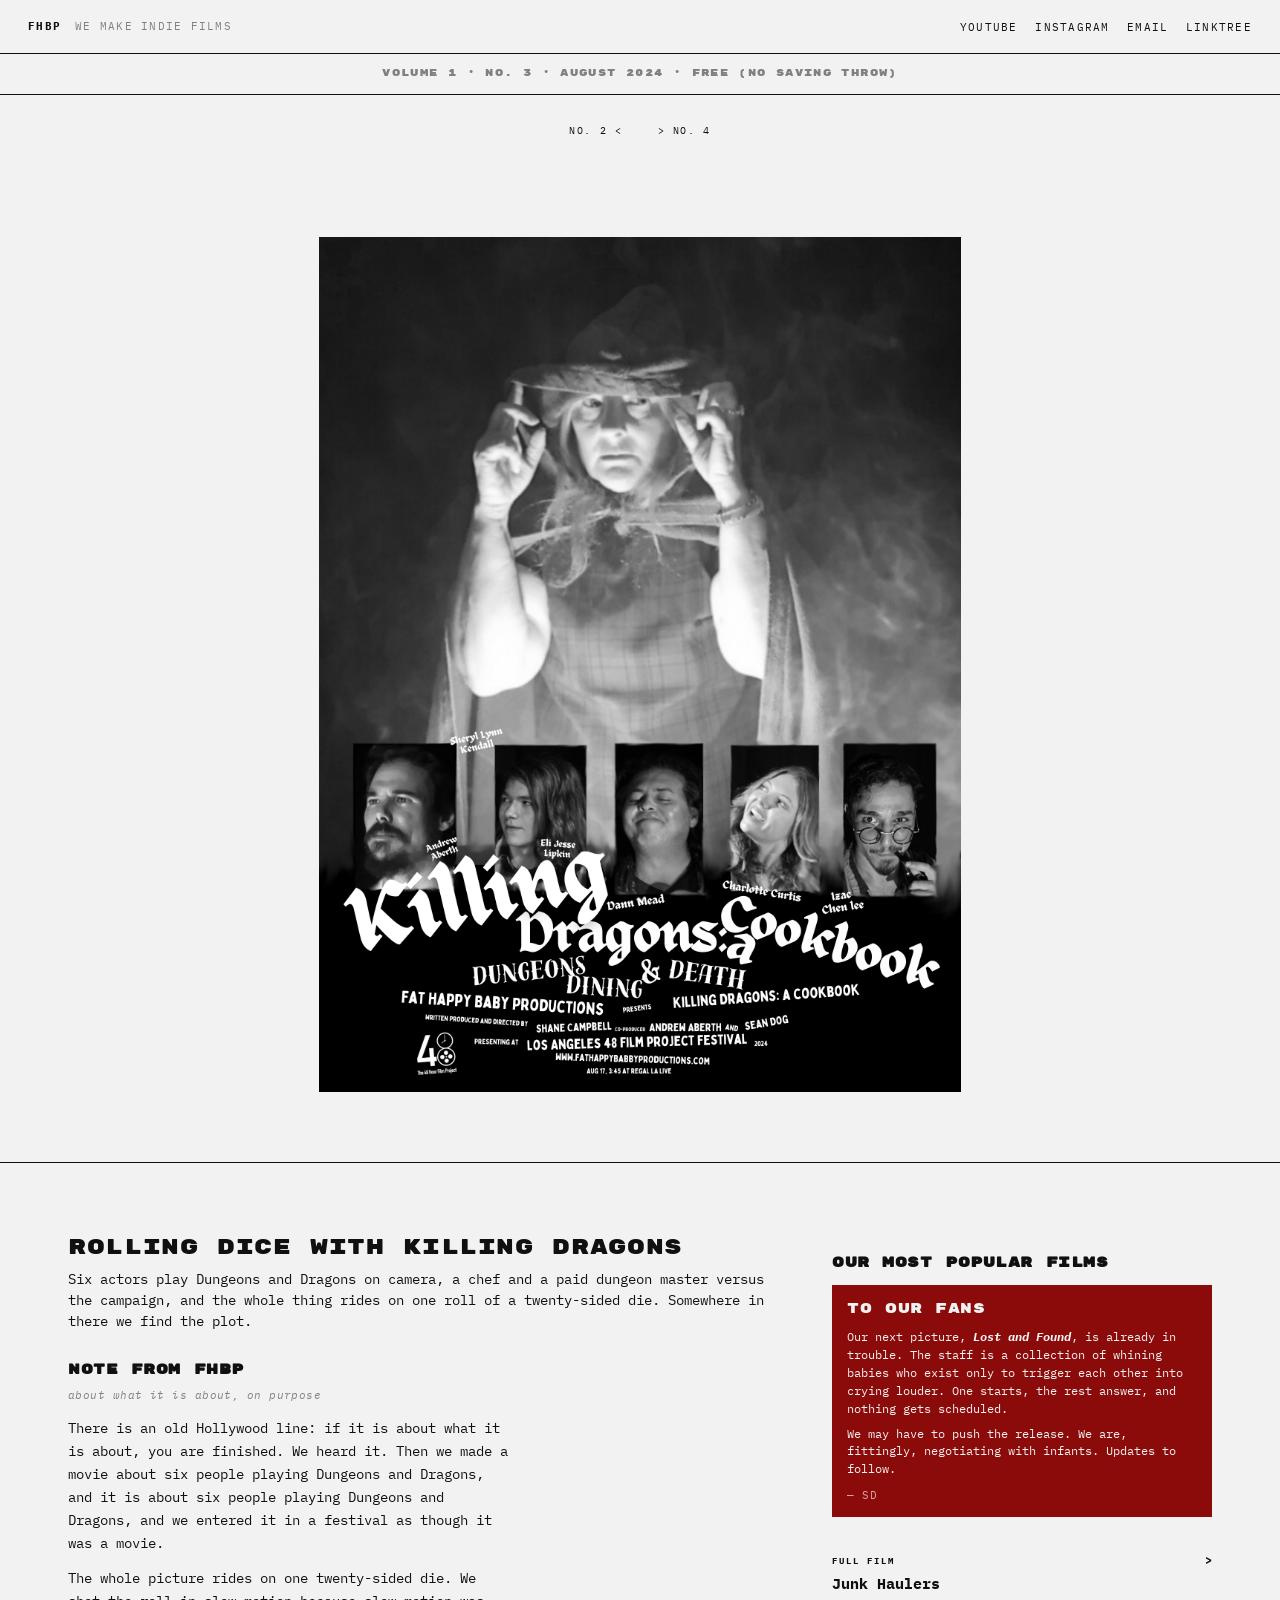
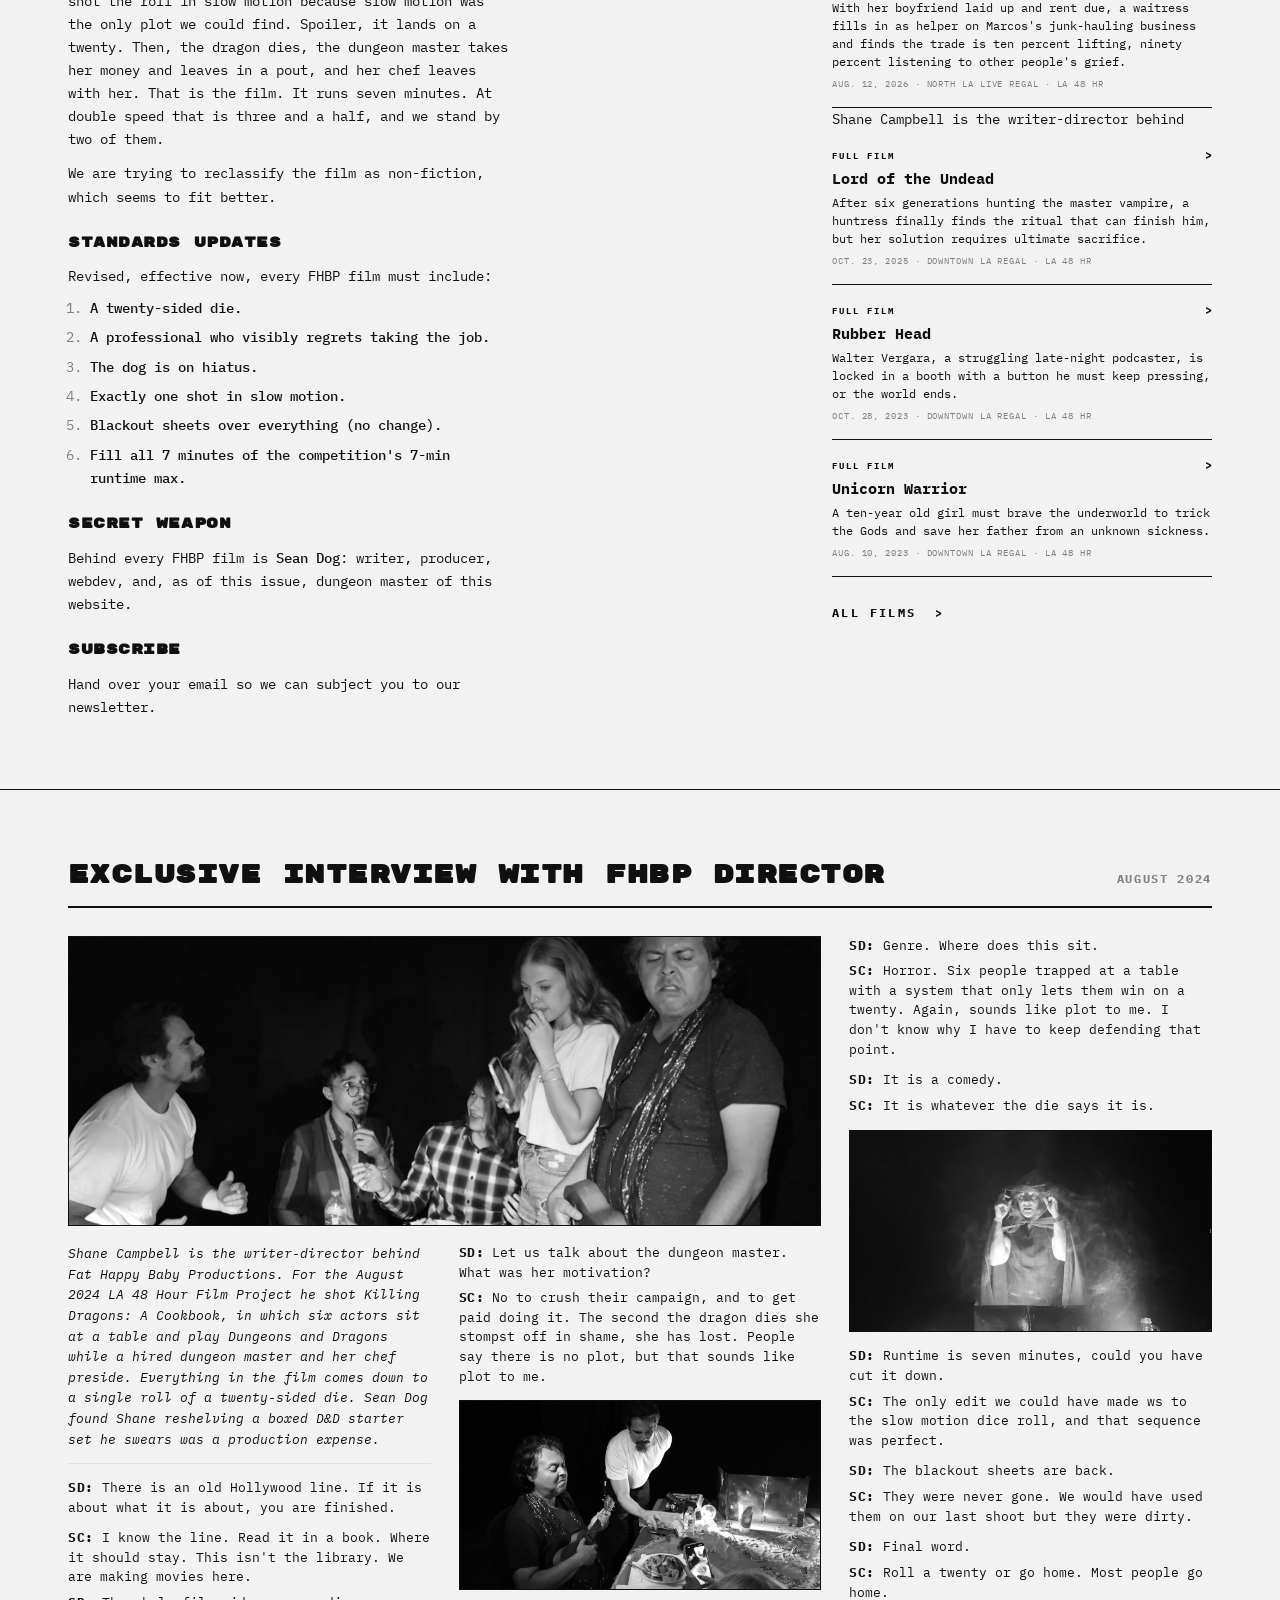
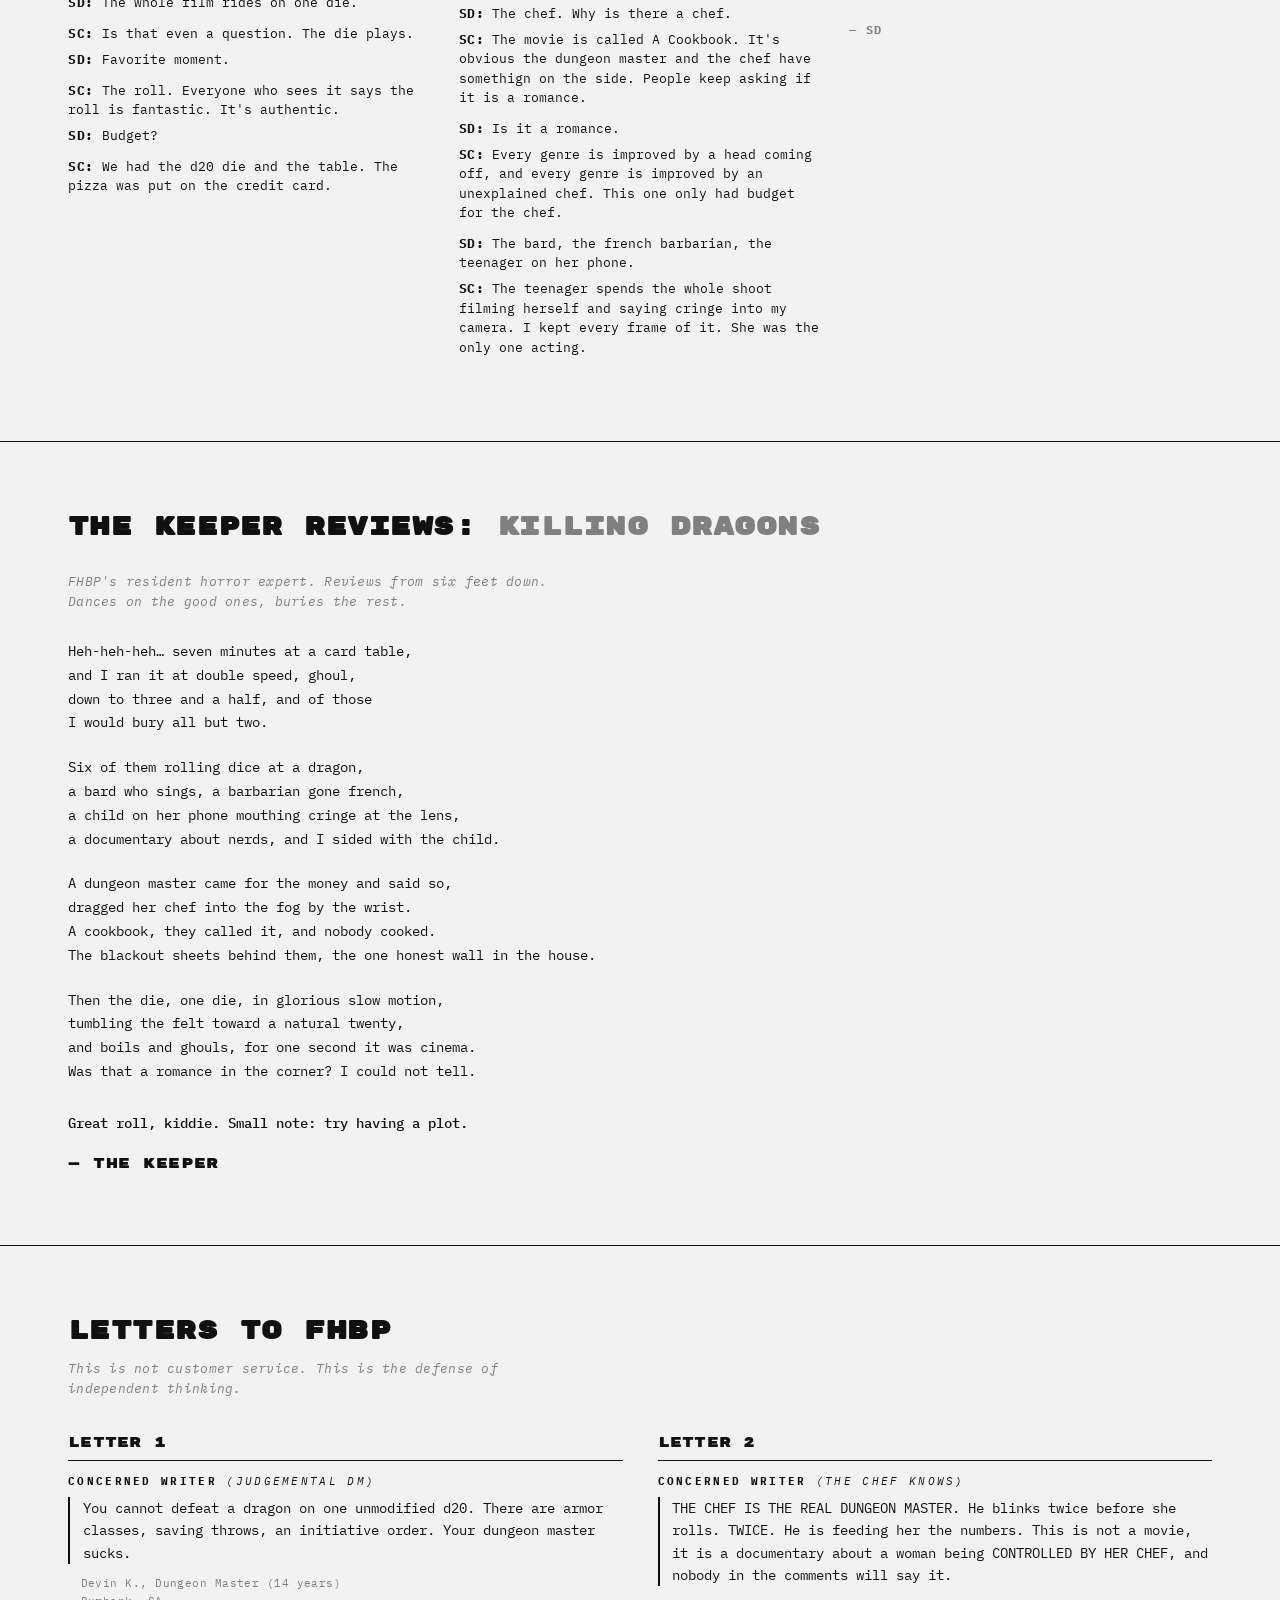
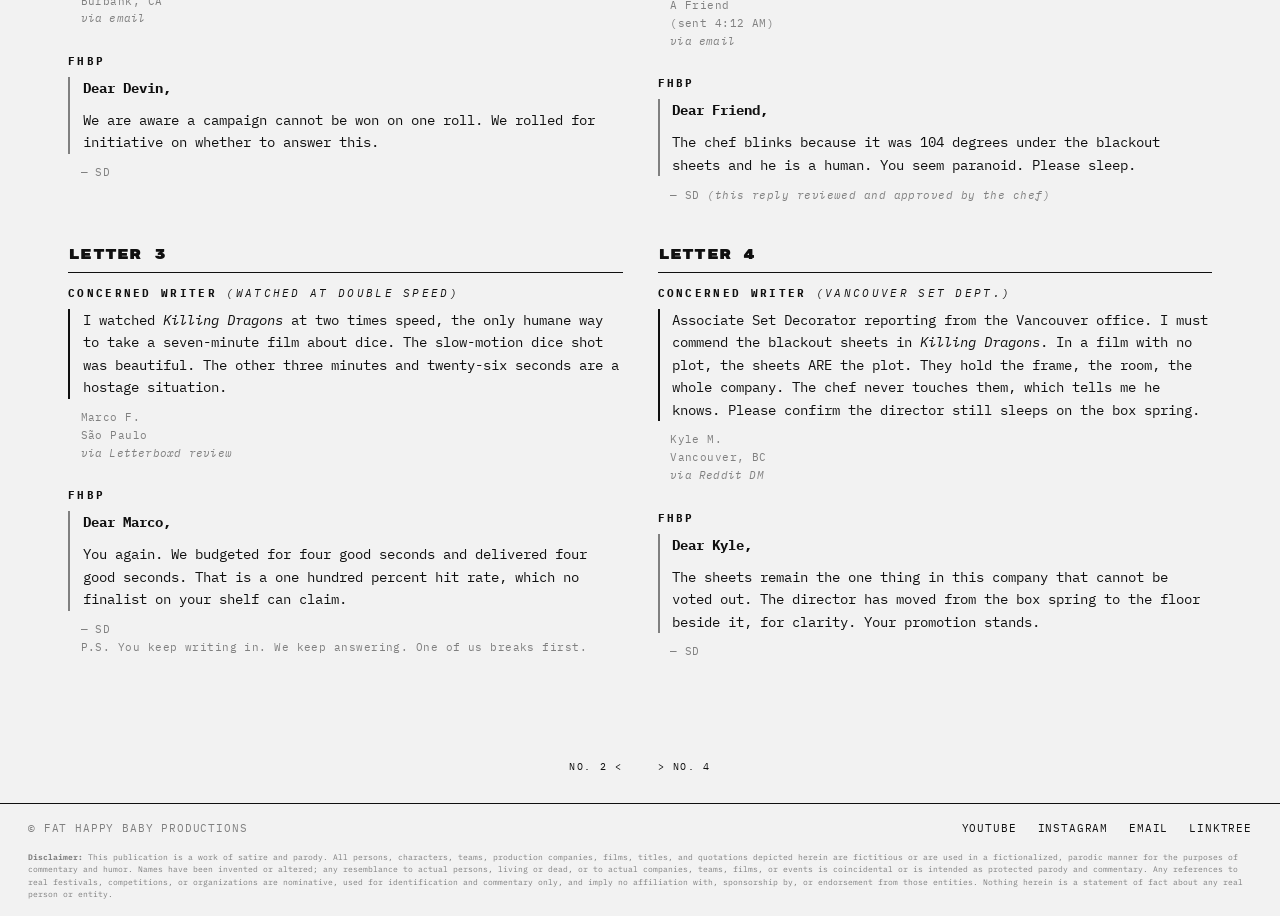
<file: vol1-no3/index.html>
<!DOCTYPE html>
<html lang="en">
<head>
    <meta charset="UTF-8">
    <meta name="viewport" content="width=device-width, initial-scale=1.0">
    <meta name="description" content="Fat Happy Baby Productions. Vol. 1 No. 3. Killing Dragons: A Cookbook, a hosted D&amp;D game of high stakes gone terribly wrong.">
    <title>FHBP</title>

    <link rel="preconnect" href="https://fonts.googleapis.com">
    <link rel="preconnect" href="https://fonts.gstatic.com" crossorigin>
    <link href="https://fonts.googleapis.com/css2?family=IBM+Plex+Mono:wght@400;500;700&family=Rubik+Mono+One&display=swap" rel="stylesheet">

    <link rel="stylesheet" href="css/style.css">
</head>
<body>

    <header class="topbar" aria-label="Site top bar">
        <div class="topbar__left">
            <a class="topbar__brand" href="../index.html">FHBP</a>
            <p class="topbar__tagline">WE MAKE INDIE FILMS</p>
        </div>
        <ul class="topbar__links">
            <li><a href="https://www.youtube.com/@FatHappyBabyProductions" target="_blank" rel="noopener">YOUTUBE</a></li>
            <li><a href="https://www.instagram.com/Fat_Happy_Baby_Productions/" target="_blank" rel="noopener">INSTAGRAM</a></li>
            <li><a href="mailto:fathappybaby112@gmail.com">EMAIL</a></li>
            <li><a href="https://linktr.ee/FatHappyBabyProductions" target="_blank" rel="noopener">LINKTREE</a></li>
        </ul>
    </header>

    <!-- Masthead / volume line: issue number, date, price gag. -->
    <p class="masthead" aria-label="Issue line">VOLUME 1 &middot; NO. 3 &middot; AUGUST 2024 &middot; FREE (NO SAVING THROW)</p>

    <nav class="issuenav issuenav--top" aria-label="Issue navigation">
        <a href="../vol1-no2/">No. 2 &lt;</a>
        <a href="../vol1-no4/">&gt; No. 4</a>
    </nav>

    <!--
        Movie-cover: Killing Dragons poster at the top of the page as a
        title-card above the Fat Happy Baby cover. Full-width black
        band, poster centered, max-height 100vh so it fits one screen.
    -->
    <section class="movie-cover" aria-label="Killing Dragons poster">
        <img src="images/Killing-Dragons-a-Cookbook-poster-1.png"
             alt="Killing Dragons: A Cookbook. A Fat Happy Baby Productions short film. Written and directed by Shane Campbell. LA 48 Hour Film Project, August 2024."
             class="movie-cover__poster">
    </section>

    <main class="cover">
        <div class="cover__hero">
            <!-- Opening departments: headline + dek, then the recurring
                 departments. Company wordmark dropped on interior issues;
                 the masthead line and the home page carry FHBP identity. -->
            <p class="issue-headline">Rolling Dice With Killing Dragons</p>
            <p class="issue-dek">Six actors play Dungeons and Dragons on camera, a chef and a paid dungeon master versus the campaign, and the whole thing rides on one roll of a twenty-sided die. Somewhere in there we find the plot.</p>

            <section class="about">
                <h2 class="about__heading">Note From FHBP</h2>
                <p class="about__mood">about what it is about, on purpose</p>
                <p class="about__body">There is an old Hollywood line: if it is about what it is about, you are finished. We heard it. Then we made a movie about six people playing Dungeons and Dragons, and it is about six people playing Dungeons and Dragons, and we entered it in a festival as though it was a movie.</p>
                <p class="about__body">The whole picture rides on one twenty-sided die. We shot the roll in slow motion because slow motion was the only plot we could find. Spoiler, it lands on a twenty. Then, the dragon dies, the dungeon master takes her money and leaves in a pout, and her chef leaves with her. That is the film. It runs seven minutes. At double speed that is three and a half, and we stand by two of them.</p>
                <p class="about__body">We are trying to reclassify the film as non-fiction, which seems to fit better.</p>

                <h2 class="about__heading">Standards Updates</h2>
                <p class="about__intro">Revised, effective now, every FHBP film must include:</p>
                <ol class="about__list">
                    <li><strong class="about__lead">A twenty-sided die.</strong></li>
                    <li><strong class="about__lead">A professional who visibly regrets taking the job.</strong></li>
                    <li><strong class="about__lead">The dog is on hiatus.</strong></li>
                    <li><strong class="about__lead">Exactly one shot in slow motion.</strong></li>
                    <li><strong class="about__lead">Blackout sheets over everything (no change).</strong></li>
                    <li><strong class="about__lead">Fill all 7 minutes of the competition's 7-min runtime max.</strong></li>
                </ol>

                <h2 class="about__heading">Secret Weapon</h2>
                <p class="about__body">Behind every FHBP film is <strong class="about__lead">Sean Dog</strong>: writer, producer, webdev, and, as of this issue, dungeon master of this website.</p>

                <h2 class="about__heading">Subscribe</h2>
                <p class="about__body">Hand over your email so we can subject you to our newsletter.</p>
            </section>
        </div>

        <!--
            Most Popular Films panel. Each card is a Win95 outset-bevel button
            containing an inline pixel-art SVG sprite + title + tag + arrow.
            Buttons link to the full movie on YouTube, in a new tab.
            Sprites are monochrome (fill = currentColor, color = --ink).
            Order (top→bottom, films #8 → #1):
              8  Junk Haulers           truck
              7  Dust and Reckoning     revolver
              6b Lord of the Undead     bat
              5  Ghost in Orion 9       ghost
              4  Lost And Found         magnifying glass
              3  Killing Dragons        dragon head
              2  Rubber Head            avatar head
              1  Unicorn Warrior        unicorn head
        -->
        <aside class="latest" aria-labelledby="latest-heading">
            <h2 id="latest-heading" class="latest__heading">Our Most Popular Films</h2>

            <!--
                Horror-red "To Our Fans" apology block. Sits between the
                films heading and the film list. Announces the delayed
                releases of GLP1 and My Little Pumpkin.
            -->
            <div class="latest__note" role="note" aria-label="Note to fans">
                <p class="latest__note-label">To Our Fans</p>
                <p class="latest__note-body">Our next picture, <em>Lost and Found</em>, is already in trouble. The staff is a collection of whining babies who exist only to trigger each other into crying louder. One starts, the rest answer, and nothing gets scheduled.</p>
                <p class="latest__note-body">We may have to push the release. We are, fittingly, negotiating with infants. Updates to follow.</p>
                <p class="latest__note-sd">&mdash; SD</p>
            </div>

            <ul class="latest__list">
                <!-- 9. My Little Pumpkin — jack-o-lantern sprite (link goes to channel for now — movie not released yet) [HIDDEN] -->
                <!--
<li>
                    <a class="latest__card latest__card--expanded" href="https://www.youtube.com/@FatHappyBabyProductions" target="_blank" rel="noopener">
                        <div class="latest__card__top">
                            <span class="latest__title">My Little Pumpkin</span>
                            <span class="latest__tag">FULL FILM</span>
                            <span class="latest__arrow" aria-hidden="true">&gt;</span>
                        </div>
                        <p class="latest__summary">A father has been waiting 365 days to see his daughter and take her trick or treating.</p>
                        <p class="latest__meta">Oct. 31, 2026 &middot; Online Release &middot; General 48 Hr Horror</p>
                    </a>
                </li>
-->

                <!-- 8. Junk Haulers -->
                <li>
                    <a class="latest__card" href="https://youtu.be/mEnn8HIKH_A" target="_blank" rel="noopener">
                        <p class="latest__kicker">
                            <span>Full Film</span>
                            <span class="latest__kicker-arrow" aria-hidden="true">&gt;</span>
                        </p>
                        <h3 class="latest__title">Junk Haulers</h3>
                        <p class="latest__summary">With her boyfriend laid up and rent due, a waitress fills in as helper on Marcos's junk-hauling business and finds the trade is ten percent lifting, ninety percent listening to other people's grief.</p>
                        <p class="latest__meta">Aug. 12, 2026 &middot; North LA Live Regal &middot; LA 48 Hr</p>
                    </a>
                </li>

                <!-- 7. Dust and Reckoning — revolver sprite [HIDDEN] -->
                <!--
<li>
                    <a class="latest__card latest__card--expanded" href="https://youtu.be/TeC0Sqw5HUQ" target="_blank" rel="noopener">
                        <div class="latest__card__top">
                            <span class="latest__title">Dust and Reckoning</span>
                            <span class="latest__tag">FULL FILM</span>
                            <span class="latest__arrow" aria-hidden="true">&gt;</span>
                        </div>
                        <p class="latest__summary">Full summary coming soon.</p>
                    </a>
                </li>
-->

                <!-- 6b. Lord of the Undead -->
                <li>Shane Campbell is the writer-director behind
                    <a class="latest__card" href="https://youtu.be/wOD4a1AsMAw" target="_blank" rel="noopener">
                        <p class="latest__kicker">
                            <span>Full Film</span>
                            <span class="latest__kicker-arrow" aria-hidden="true">&gt;</span>
                        </p>
                        <h3 class="latest__title">Lord of the Undead</h3>
                        <p class="latest__summary">After six generations hunting the master vampire, a huntress finally finds the ritual that can finish him, but her solution requires ultimate sacrifice.</p>
                        <p class="latest__meta">Oct. 23, 2025 &middot; Downtown LA Regal &middot; LA 48 Hr</p>
                    </a>
                </li>

                <!-- 5. Ghost in Orion 9 — ghost sprite [HIDDEN] -->
                <!--
<li>
                    <a class="latest__card latest__card--expanded" href="https://youtu.be/ULyuZ7eTPqA" target="_blank" rel="noopener">
                        <div class="latest__card__top">
                            <span class="latest__title">Ghost in Orion 9</span>
                            <span class="latest__tag">FULL FILM</span>
                            <span class="latest__arrow" aria-hidden="true">&gt;</span>
                        </div>
                        <p class="latest__summary">When a daydreaming ten-year-old blasts off in a rocket to a derelict spaceship adrift she becomes the only detective who can solve the murder of its crew.</p>
                        <p class="latest__meta">Aug. 12, 2025 &middot; Downtown LA Regal &middot; LA 48 Hr</p>
                    </a>
                </li>
-->

                <!-- 4. Lost And Found — magnifying-glass sprite [HIDDEN] -->
                <!--
<li>
                    <a class="latest__card latest__card--expanded" href="https://youtu.be/yN339ushFe0" target="_blank" rel="noopener">
                        <div class="latest__card__top">
                            <span class="latest__title">Lost And Found</span>
                            <span class="latest__tag">FULL FILM</span>
                            <span class="latest__arrow" aria-hidden="true">&gt;</span>
                        </div>
                        <p class="latest__summary">Homicide detectives question reality as they question a 10-yr-old girl found at a crime scene who seems keenly attached to her puppy.</p>
                        <p class="latest__meta">Nov. 10, 2024 &middot; Downtown LA Regal &middot; LA 48 Hr</p>
                    </a>
                </li>
-->

                <!-- 3. Killing Dragons — dragon-head sprite [HIDDEN] -->
                <!--
<li>
                    <a class="latest__card latest__card--expanded" href="https://youtu.be/L2UykahVvFo" target="_blank" rel="noopener">
                        <div class="latest__card__top">
                            <span class="latest__title">Killing Dragons</span>
                            <span class="latest__tag">FULL FILM</span>
                            <span class="latest__arrow" aria-hidden="true">&gt;</span>
                        </div>
                        <p class="latest__summary">A hosted D&amp;D game of high stakes goes terribly wrong.</p>
                        <p class="latest__meta">Aug. 2024 &middot; Downtown LA Regal &middot; LA 48 Hr</p>
                    </a>
                </li>
-->

                <!-- 2. Rubber Head -->
                <li>
                    <a class="latest__card" href="https://youtu.be/nJDrCf0tXFk" target="_blank" rel="noopener">
                        <p class="latest__kicker">
                            <span>Full Film</span>
                            <span class="latest__kicker-arrow" aria-hidden="true">&gt;</span>
                        </p>
                        <h3 class="latest__title">Rubber Head</h3>
                        <p class="latest__summary">Walter Vergara, a struggling late-night podcaster, is locked in a booth with a button he must keep pressing, or the world ends.</p>
                        <p class="latest__meta">Oct. 28, 2023 &middot; Downtown LA Regal &middot; LA 48 Hr</p>
                    </a>
                </li>

                <!-- 1. Unicorn Warrior -->
                <li>
                    <a class="latest__card" href="https://youtu.be/NvP6vjMp8QA" target="_blank" rel="noopener">
                        <p class="latest__kicker">
                            <span>Full Film</span>
                            <span class="latest__kicker-arrow" aria-hidden="true">&gt;</span>
                        </p>
                        <h3 class="latest__title">Unicorn Warrior</h3>
                        <p class="latest__summary">A ten-year old girl must brave the underworld to trick the Gods and save her father from an unknown sickness.</p>
                        <p class="latest__meta">Aug. 10, 2023 &middot; Downtown LA Regal &middot; LA 48 Hr</p>
                    </a>
                </li>
            </ul>

            <div class="latest__footer">
                <a class="btn btn--sm" href="https://www.youtube.com/@FatHappyBabyProductions" target="_blank" rel="noopener">ALL FILMS &nbsp;&gt;</a>
            </div>

            <!-- Beehiiv subscribe form — bottom of the Most Popular Films aside. -->
            <div class="subscribe">
                <script async
                        src="https://subscribe-forms.beehiiv.com/v3/loader.js"
                        data-beehiiv-form="a1da26f0-628c-4e11-8700-fe23c46dc58d"></script>
            </div>
        </aside>
    </main>

    <!--
        Exclusive Interview with FHBP Director (November 2026).
        Three-column magazine spread. Sits between the cover grid
        and the Letters to FHBP section.
    -->
    <article class="interview" aria-labelledby="interview-heading">
        <div class="interview__inner">

        <header class="interview__titleband">
            <h1 id="interview-heading" class="interview__title">Exclusive Interview with FHBP Director</h1>
            <p class="interview__date">August 2024</p>
        </header>

        <!--
            Three-column body.
              row 1: hero image spans col 1+2, col 3 text starts at top
              row 2: col 1 text continues under hero; col 2 text continues under hero;
                     col 3 is the same element from row 1, spanning both rows.
            Images 2 and 3 are inline inside their respective column divs.
        -->
        <div class="interview__grid">

            <figure class="interview__hero">
                <img src="images/the-dice-role.jpg"
                     alt="A twenty-sided die mid-roll across the game board, shot in slow motion."
                     class="interview__hero-img">
            </figure>

            <!-- Col 3: starts at top of grid, spans both rows -->
            <div class="interview__col interview__col--3">

                <p class="interview__qa"><strong>SD:</strong> Genre. Where does this sit.</p>
                <p class="interview__qa"><strong>SC:</strong> Horror. Six people trapped at a table with a system that only lets them win on a twenty. Again, sounds like plot to me. I don't know why I have to keep defending that point.</p>

                <p class="interview__qa"><strong>SD:</strong> It is a comedy.</p>
                <p class="interview__qa"><strong>SC:</strong> It is whatever the die says it is.</p>

                <figure class="interview__inline-fig">
                    <img src="images/the-dungeon-master.jpg"
                         alt="The hired dungeon master running the campaign at the table.">
                </figure>

                <p class="interview__qa"><strong>SD:</strong> Runtime is seven minutes, could you have cut it down.</p>
                <p class="interview__qa"><strong>SC:</strong> The only edit we could have made ws to the slow motion dice roll, and that sequence was perfect.</p>

                <p class="interview__qa"><strong>SD:</strong> The blackout sheets are back.</p>
                <p class="interview__qa"><strong>SC:</strong> They were never gone. We would have used them on our last shoot but they were dirty.</p>

                <p class="interview__qa"><strong>SD:</strong> Final word.</p>
                <p class="interview__qa"><strong>SC:</strong> Roll a twenty or go home. Most people go home.</p>

                <p class="interview__signoff">&mdash; SD</p>
            </div>

            <!-- Col 1: text starts BELOW the hero (row 2) -->
            <div class="interview__col interview__col--1">
                <p class="interview__intro">
                    <em>Shane Campbell is the writer-director behind Fat Happy Baby Productions. For the August 2024 LA 48 Hour Film Project he shot Killing Dragons: A Cookbook, in which six actors sit at a table and play Dungeons and Dragons while a hired dungeon master and her chef preside. Everything in the film comes down to a single roll of a twenty-sided die. Sean Dog found Shane reshelving a boxed D&amp;D starter set he swears was a production expense.</em>
                </p>

                <p class="interview__qa"><strong>SD:</strong> There is an old Hollywood line. If it is about what it is about, you are finished.</p>
                <p class="interview__qa"><strong>SC:</strong> I know the line. Read it in a book. Where it should stay. This isn't the library. We are making movies here.</p>

                <p class="interview__qa"><strong>SD:</strong> The whole film rides on one die.</p>
                <p class="interview__qa"><strong>SC:</strong> Is that even a question. The die plays. </p>

                <p class="interview__qa"><strong>SD:</strong> Favorite moment.</p>
                <p class="interview__qa"><strong>SC:</strong> The roll. Everyone who sees it says the roll is fantastic. It's authentic.</p>

                <p class="interview__qa"><strong>SD:</strong> Budget?</p>
                <p class="interview__qa"><strong>SC:</strong> We had the d20 die and the table. The pizza was put on the credit card.</p>
            </div>

            <!-- Col 2: text starts BELOW the hero (row 2), image 2 inline mid-col -->
            <div class="interview__col interview__col--2">
                <p class="interview__qa"><strong>SD:</strong> Let us talk about the dungeon master. What was her motivation?</p>
                <p class="interview__qa"><strong>SC:</strong> No to crush their campaign, and to get paid doing it. The second the dragon dies she stompst off in shame, she has lost. People say there is no plot, but that sounds like plot to me.</p>

                <figure class="interview__inline-fig">
                    <img src="images/the-chef.jpg"
                         alt="The dungeon master's chef, present at the table for reasons the film never explains.">
                </figure>

                <p class="interview__qa"><strong>SD:</strong> The chef. Why is there a chef.</p>
                <p class="interview__qa"><strong>SC:</strong> The movie is called A Cookbook. It's obvious the dungeon master and the chef have somethign on the side. People keep asking if it is a romance.</p>

                <p class="interview__qa"><strong>SD:</strong> Is it a romance.</p>
                <p class="interview__qa"><strong>SC:</strong> Every genre is improved by a head coming off, and every genre is improved by an unexplained chef. This one only had budget for the chef.</p>

                <p class="interview__qa"><strong>SD:</strong> The bard, the french barbarian, the teenager on her phone.</p>
                <p class="interview__qa"><strong>SC:</strong> The teenager spends the whole shoot filming herself and saying cringe into my camera. I kept every frame of it. She was the only one acting.</p>
            </div>

        </div>
        </div>
    </article>

    <!--
        The Keeper Reviews — film-review department hosted by The Keeper,
        FHBP's own horror-host columnist. Sits between the director interview
        and the Letters: the maker's case, then the hostile verdict, then the
        public writing back. Poem cut. Band mirrors the .interview / .letters
        pattern (full-width border-top, 1200px inner wrapper, 2px title-band
        rule). No em dashes in the body; the only dash is the sign-off.
    -->
    <section class="keeper" aria-labelledby="keeper-heading">
        <div class="keeper__inner">

            <header class="keeper__titleband">
                <h2 id="keeper-heading" class="keeper__title">
                    <span class="keeper__dept">The Keeper Reviews:</span>
                    <span class="keeper__film">Killing Dragons</span>
                </h2>
            </header>

            <p class="keeper__intro">FHBP's resident horror expert. Reviews from six feet down. Dances on the good ones, buries the rest.</p>

            <div class="keeper__poem">
                <p class="keeper__stanza">
                    Heh-heh-heh&hellip; seven minutes at a card table,<br>
                    and I ran it at double speed, ghoul,<br>
                    down to three and a half, and of those<br>
                    I would bury all but two.
                </p>

                <p class="keeper__stanza">
                    Six of them rolling dice at a dragon,<br>
                    a bard who sings, a barbarian gone french,<br>
                    a child on her phone mouthing cringe at the lens,<br>
                    a documentary about nerds, and I sided with the child.
                </p>

                <p class="keeper__stanza">
                    A dungeon master came for the money and said so,<br>
                    dragged her chef into the fog by the wrist.<br>
                    A cookbook, they called it, and nobody cooked.<br>
                    The blackout sheets behind them, the one honest wall in the house.
                </p>

                <p class="keeper__stanza">
                    Then the die, one die, in glorious slow motion,<br>
                    tumbling the felt toward a natural twenty,<br>
                    and boils and ghouls, for one second it was cinema.<br>
                    Was that a romance in the corner? I could not tell.
                </p>

                <p class="keeper__closer">Great roll, kiddie. Small note: try having a plot.</p>
                <p class="keeper__sd">&mdash; The Keeper</p>
            </div>

        </div>
    </section>

    <!--
        Letters to the Editor — new page-level section below the cover.
        2-column grid of letter+reply pairs. Each pair has a CONCERNED
        WRITERS label above the reader letter, an FHBP label above the
        reply, and sign-offs below each body.
    -->
    <section class="letters" aria-labelledby="letters-heading">
        <div class="letters__inner">
        <h2 id="letters-heading" class="letters__heading">Letters to FHBP</h2>
        <p class="letters__motto">This is not customer service. This is the defense of independent thinking.</p>

        <div class="letters__items">
            <article class="letters__item">
                <p class="letters__marker">Letter 1</p>
                <p class="letters__label">Concerned Writer <em>(Judgemental DM)</em></p>
                <div class="letters__letter">
                    <p>You cannot defeat a dragon on one unmodified d20. There are armor classes, saving throws, an initiative order. Your dungeon master sucks.</p>
                </div>
                <p class="letters__signer">Devin K., Dungeon Master (14 years)<br>Burbank, CA<br><span class="letters__medium">via email</span></p>

                <p class="letters__label letters__label--reply">FHBP</p>
                <div class="letters__reply">
                    <p><strong class="letters__salutation">Dear Devin,</strong></p>
                    <p>We are aware a campaign cannot be won on one roll. We rolled for initiative on whether to answer this.</p>
                </div>
                <p class="letters__sd">&mdash; SD</p>
            </article>

            <article class="letters__item">
                <p class="letters__marker">Letter 2</p>
                <p class="letters__label">Concerned Writer <em>(The Chef Knows)</em></p>
                <div class="letters__letter">
                    <p>THE CHEF IS THE REAL DUNGEON MASTER. He blinks twice before she rolls. TWICE. He is feeding her the numbers. This is not a movie, it is a documentary about a woman being CONTROLLED BY HER CHEF, and nobody in the comments will say it.</p>
                </div>
                <p class="letters__signer">A Friend<br>(sent 4:12 AM)<br><span class="letters__medium">via email</span></p>

                <p class="letters__label letters__label--reply">FHBP</p>
                <div class="letters__reply">
                    <p><strong class="letters__salutation">Dear Friend,</strong></p>
                    <p>The chef blinks because it was 104 degrees under the blackout sheets and he is a human. You seem paranoid. Please sleep.</p>
                </div>
                <p class="letters__sd">&mdash; SD <em>(this reply reviewed and approved by the chef)</em></p>
            </article>

            <article class="letters__item">
                <p class="letters__marker">Letter 3</p>
                <p class="letters__label">Concerned Writer <em>(Watched At Double Speed)</em></p>
                <div class="letters__letter">
                    <p>I watched <em>Killing Dragons</em> at two times speed, the only humane way to take a seven-minute film about dice. The slow-motion dice shot was beautiful. The other three minutes and twenty-six seconds are a hostage situation.</p>
                </div>
                <p class="letters__signer">Marco F.<br>São Paulo<br><span class="letters__medium">via Letterboxd review</span></p>

                <p class="letters__label letters__label--reply">FHBP</p>
                <div class="letters__reply">
                    <p><strong class="letters__salutation">Dear Marco,</strong></p>
                    <p>You again. We budgeted for four good seconds and delivered four good seconds. That is a one hundred percent hit rate, which no finalist on your shelf can claim.</p>
                </div>
                <p class="letters__sd">&mdash; SD<br>P.S. You keep writing in. We keep answering. One of us breaks first.</p>
            </article>

            <article class="letters__item">
                <p class="letters__marker">Letter 4</p>
                <p class="letters__label">Concerned Writer <em>(Vancouver Set Dept.)</em></p>
                <div class="letters__letter">
                    <p>Associate Set Decorator reporting from the Vancouver office. I must commend the blackout sheets in <em>Killing Dragons</em>. In a film with no plot, the sheets ARE the plot. They hold the frame, the room, the whole company. The chef never touches them, which tells me he knows. Please confirm the director still sleeps on the box spring.</p>
                </div>
                <p class="letters__signer">Kyle M.<br>Vancouver, BC<br><span class="letters__medium">via Reddit DM</span></p>

                <p class="letters__label letters__label--reply">FHBP</p>
                <div class="letters__reply">
                    <p><strong class="letters__salutation">Dear Kyle,</strong></p>
                    <p>The sheets remain the one thing in this company that cannot be voted out. The director has moved from the box spring to the floor beside it, for clarity. Your promotion stands.</p>
                </div>
                <p class="letters__sd">&mdash; SD</p>
            </article>
        </div>
        </div>
    </section>

    <nav class="issuenav issuenav--bottom" aria-label="Issue navigation">
        <a href="../vol1-no2/">No. 2 &lt;</a>
        <a href="../vol1-no4/">&gt; No. 4</a>
    </nav>

    <footer class="footer" aria-label="Site footer">
        <p class="footer__satire"><strong>Disclaimer:</strong> This publication is a work of satire and parody. All persons, characters, teams, production companies, films, titles, and quotations depicted herein are fictitious or are used in a fictionalized, parodic manner for the purposes of commentary and humor. Names have been invented or altered; any resemblance to actual persons, living or dead, or to actual companies, teams, films, or events is coincidental or is intended as protected parody and commentary. Any references to real festivals, competitions, or organizations are nominative, used for identification and commentary only, and imply no affiliation with, sponsorship by, or endorsement from those entities. Nothing herein is a statement of fact about any real person or entity.</p>
        <p class="footer__copyright">&copy; Fat Happy Baby Productions</p>
        <ul class="footer__links">
            <li><a href="https://www.youtube.com/@FatHappyBabyProductions" target="_blank" rel="noopener">YOUTUBE</a></li>
            <li><a href="https://www.instagram.com/Fat_Happy_Baby_Productions/" target="_blank" rel="noopener">INSTAGRAM</a></li>
            <li><a href="mailto:fathappybaby112@gmail.com">EMAIL</a></li>
            <li><a href="https://linktr.ee/FatHappyBabyProductions" target="_blank" rel="noopener">LINKTREE</a></li>
        </ul>
    </footer>

    <script src="js/script.js"></script>
    <script type="text/javascript" async
            src="https://subscribe-forms.beehiiv.com/attribution.js"></script>
</body>
</html>
</file>
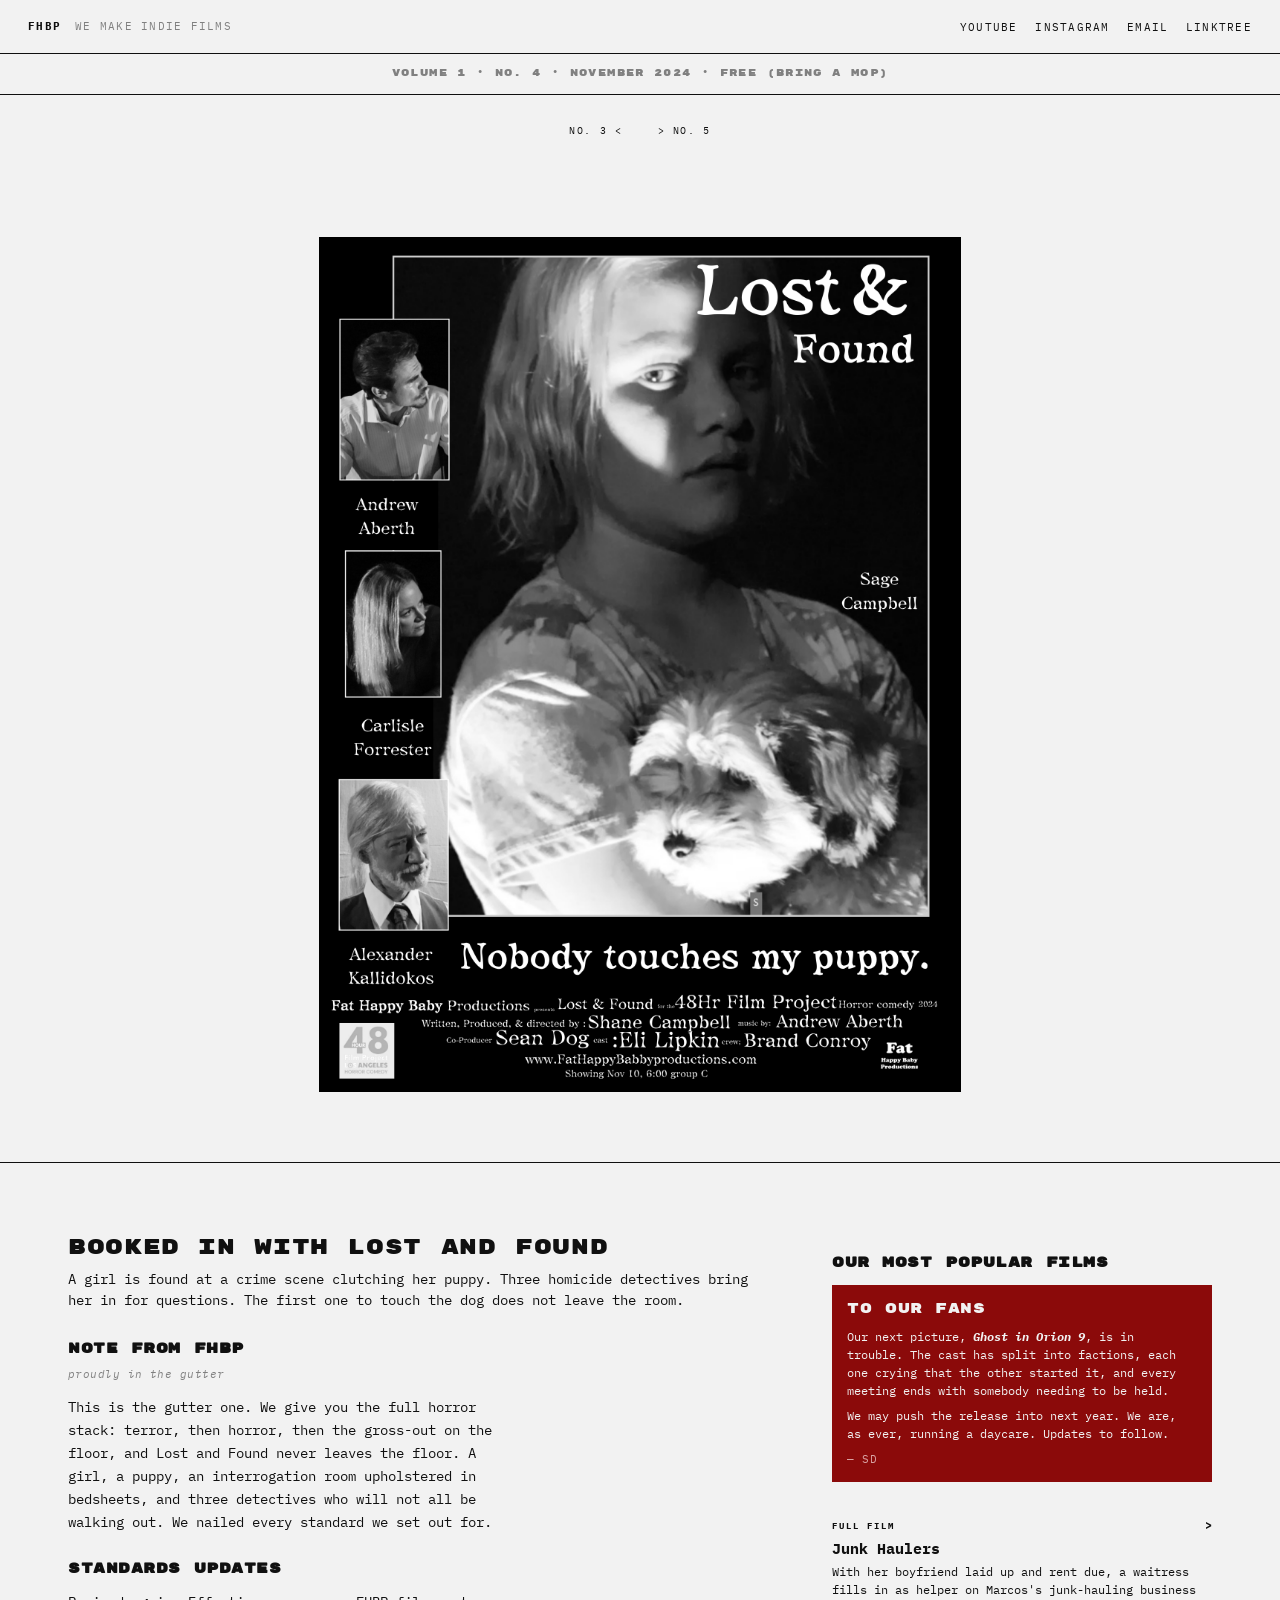
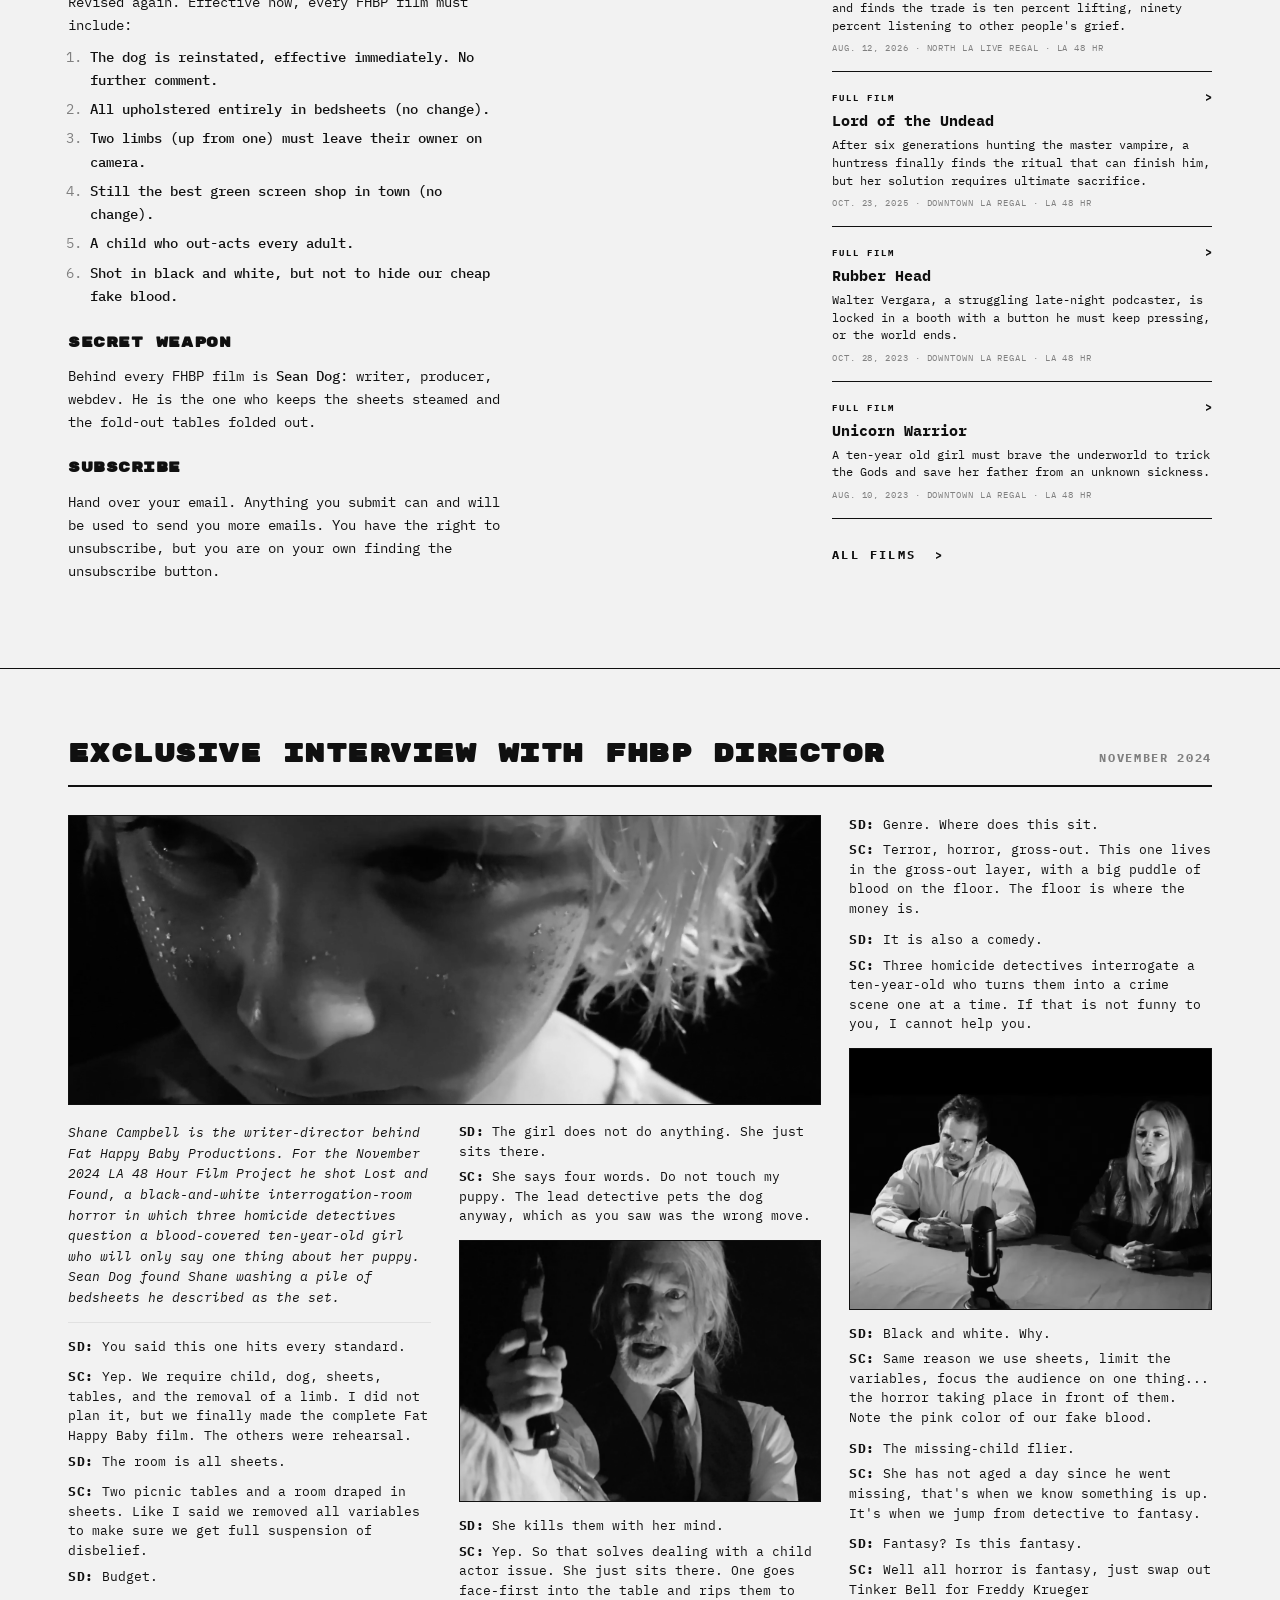
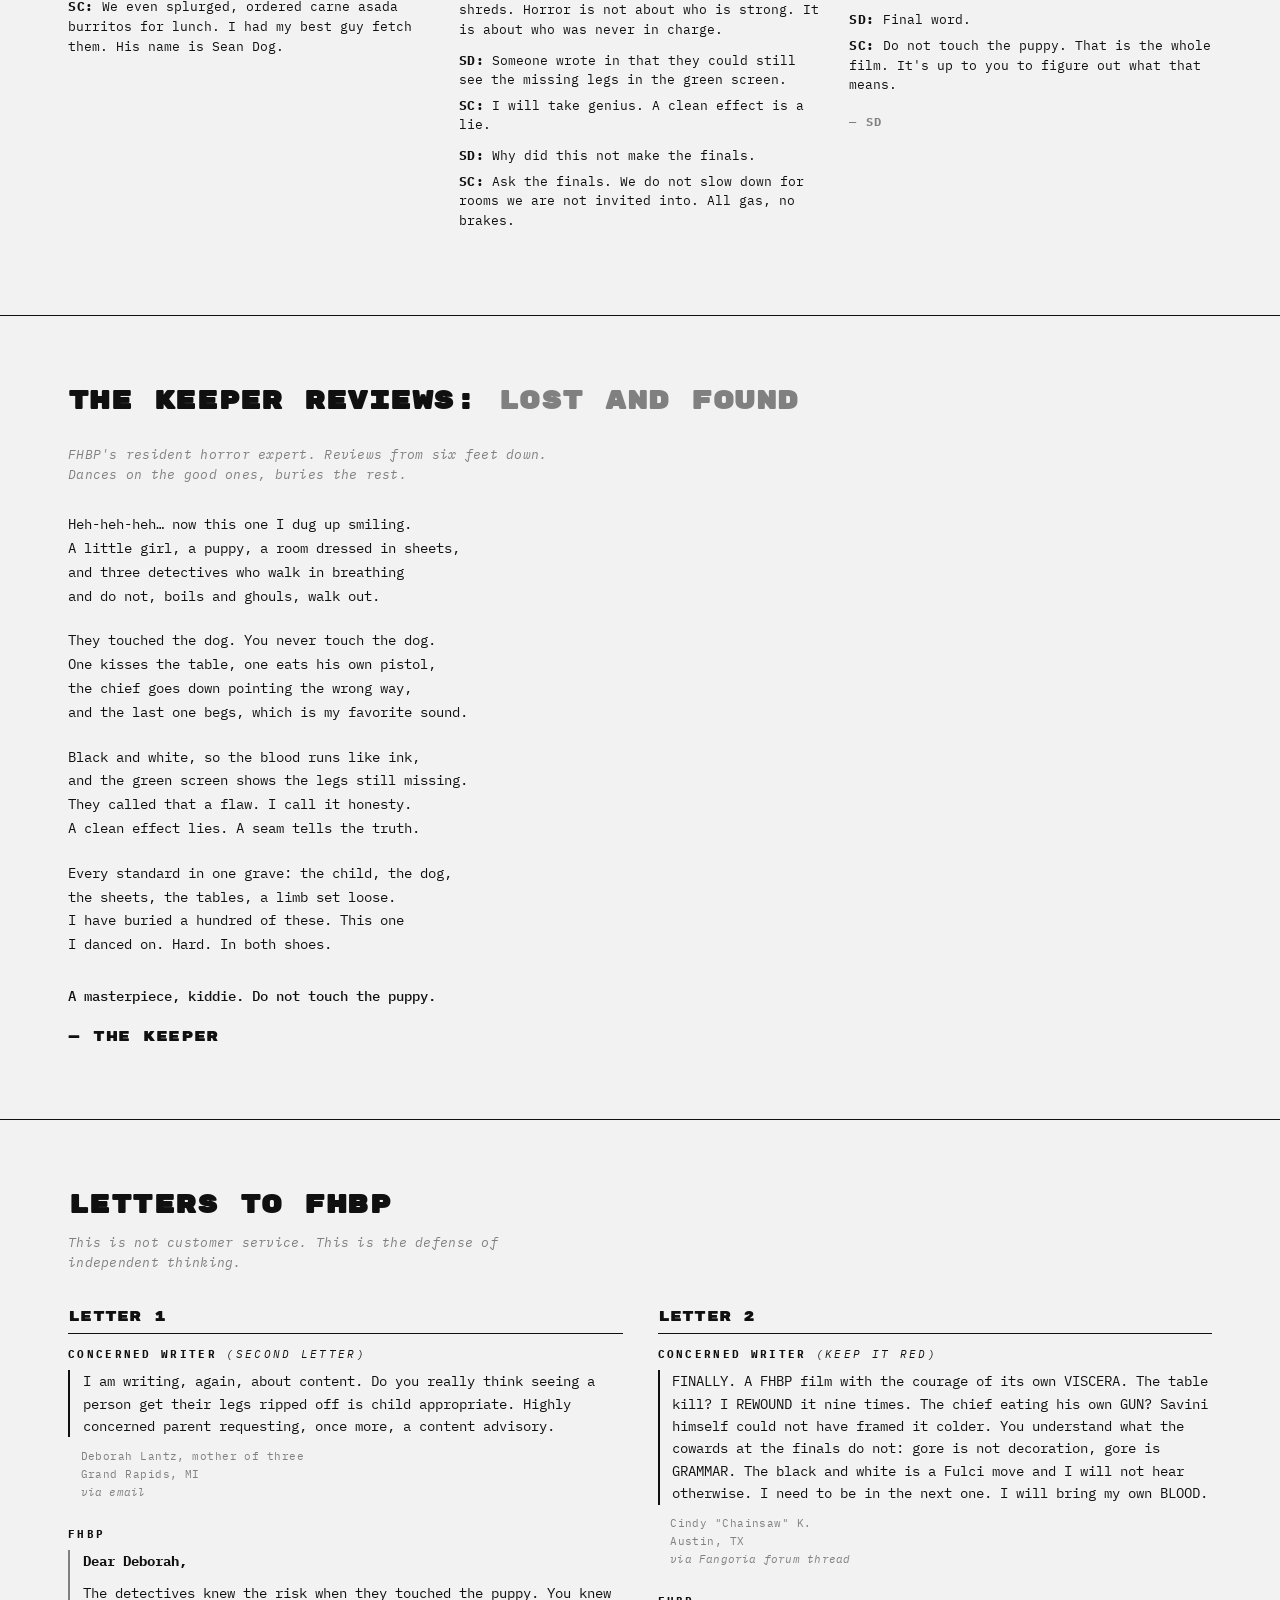
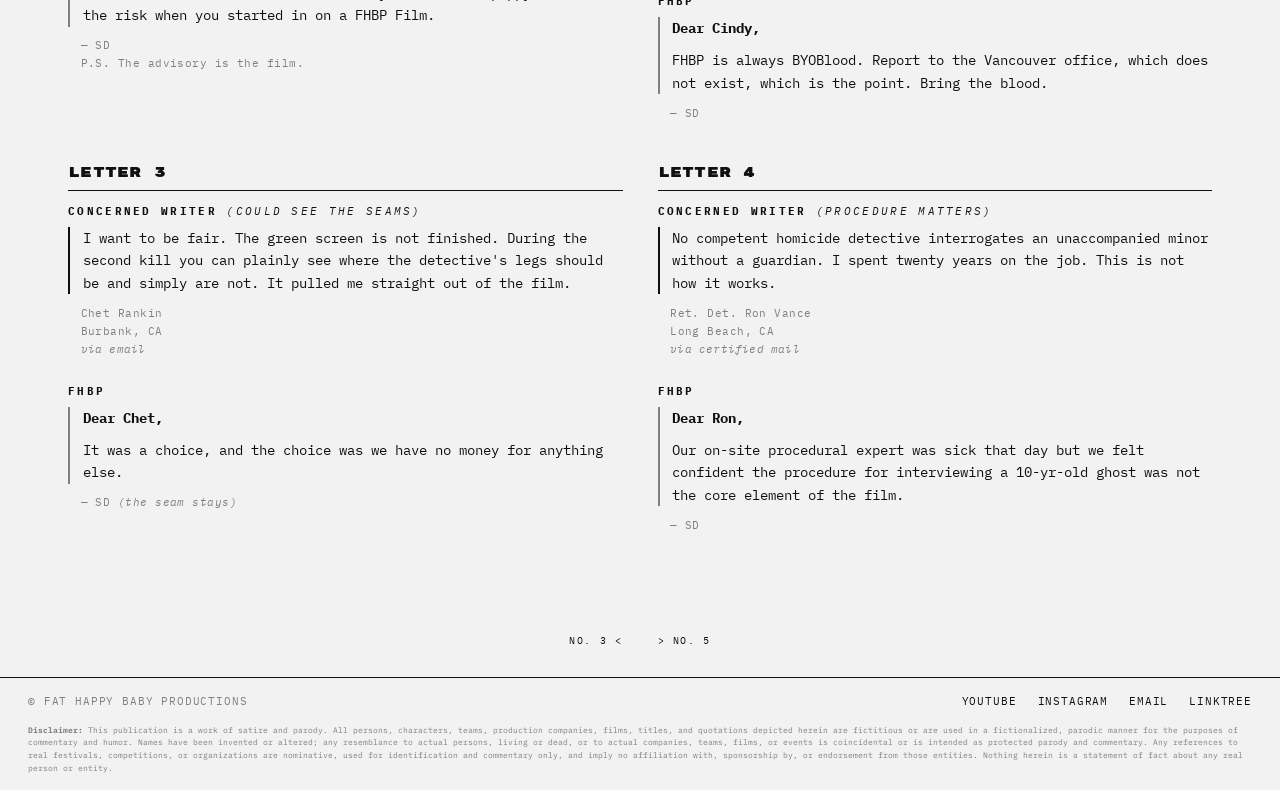
<file: vol1-no4/index.html>
<!DOCTYPE html>
<html lang="en">
<head>
    <meta charset="UTF-8">
    <meta name="viewport" content="width=device-width, initial-scale=1.0">
    <meta name="description" content="Fat Happy Baby Productions. Vol. 1 No. 4. Lost and Found: a black-and-white interrogation-room horror about a girl, a puppy, and three unlucky detectives.">
    <title>FHBP</title>

    <link rel="preconnect" href="https://fonts.googleapis.com">
    <link rel="preconnect" href="https://fonts.gstatic.com" crossorigin>
    <link href="https://fonts.googleapis.com/css2?family=IBM+Plex+Mono:wght@400;500;700&family=Rubik+Mono+One&display=swap" rel="stylesheet">

    <link rel="stylesheet" href="css/style.css">
</head>
<body>

    <header class="topbar" aria-label="Site top bar">
        <div class="topbar__left">
            <a class="topbar__brand" href="../index.html">FHBP</a>
            <p class="topbar__tagline">WE MAKE INDIE FILMS</p>
        </div>
        <ul class="topbar__links">
            <li><a href="https://www.youtube.com/@FatHappyBabyProductions" target="_blank" rel="noopener">YOUTUBE</a></li>
            <li><a href="https://www.instagram.com/Fat_Happy_Baby_Productions/" target="_blank" rel="noopener">INSTAGRAM</a></li>
            <li><a href="mailto:fathappybaby112@gmail.com">EMAIL</a></li>
            <li><a href="https://linktr.ee/FatHappyBabyProductions" target="_blank" rel="noopener">LINKTREE</a></li>
        </ul>
    </header>

    <!-- Masthead / volume line: issue number, date, price gag. -->
    <p class="masthead" aria-label="Issue line">VOLUME 1 &middot; NO. 4 &middot; NOVEMBER 2024 &middot; FREE (BRING A MOP)</p>

    <nav class="issuenav issuenav--top" aria-label="Issue navigation">
        <a href="../vol1-no3/">No. 3 &lt;</a>
        <a href="../vol1-no5/">&gt; No. 5</a>
    </nav>

    <!--
        Movie-cover: Lost and Found poster at the top of the page as a
        title-card above the Fat Happy Baby cover. Full-width black
        band, poster centered, max-height 100vh so it fits one screen.
    -->
    <section class="movie-cover" aria-label="Lost and Found poster">
        <img src="images/lost-and-found-poster.png"
             alt="Lost and Found. A Fat Happy Baby Productions short film. Written and directed by Shane Campbell. LA 48 Hour Film Project, November 2024."
             class="movie-cover__poster">
    </section>

    <main class="cover">
        <div class="cover__hero">
            <!-- Opening departments: headline + dek, then the recurring
                 departments. Company wordmark dropped on interior issues;
                 the masthead line and the home page carry FHBP identity. -->
            <p class="issue-headline">Booked In With Lost and Found</p>
            <p class="issue-dek">A girl is found at a crime scene clutching her puppy. Three homicide detectives bring her in for questions. The first one to touch the dog does not leave the room.</p>

            <section class="about">
                <h2 class="about__heading">Note From FHBP</h2>
                <p class="about__mood">proudly in the gutter</p>
                <p class="about__body">This is the gutter one. We give you the full horror stack: terror, then horror, then the gross-out on the floor, and Lost and Found never leaves the floor. A girl, a puppy, an interrogation room upholstered in bedsheets, and three detectives who will not all be walking out. We nailed every standard we set out for.</p>

                <h2 class="about__heading">Standards Updates</h2>
                <p class="about__intro">Revised again. Effective now, every FHBP film must include:</p>
                <ol class="about__list">
                    <li><strong class="about__lead">The dog is reinstated, effective immediately. No further comment.</strong></li>
                    <li><strong class="about__lead">All upholstered entirely in bedsheets (no change).</strong></li>
                    <li><strong class="about__lead">Two limbs (up from one) must leave their owner on camera.</strong></li>
                    <li><strong class="about__lead">Still the best green screen shop in town (no change).</strong></li>
                    <li><strong class="about__lead">A child who out-acts every adult.</strong></li>
                    <li><strong class="about__lead">Shot in black and white, but not to hide our cheap fake blood.</strong></li>
                </ol>

                <h2 class="about__heading">Secret Weapon</h2>
                <p class="about__body">Behind every FHBP film is <strong class="about__lead">Sean Dog</strong>: writer, producer, webdev. He is the one who keeps the sheets steamed and the fold-out tables folded out.</p>

                <h2 class="about__heading">Subscribe</h2>
                <p class="about__body">Hand over your email. Anything you submit can and will be used to send you more emails. You have the right to unsubscribe, but you are on your own finding the unsubscribe button.</p>
            </section>
        </div>

        <!--
            Most Popular Films panel. Each card is a Win95 outset-bevel button
            containing an inline pixel-art SVG sprite + title + tag + arrow.
            Buttons link to the full movie on YouTube, in a new tab.
            Sprites are monochrome (fill = currentColor, color = --ink).
            Order (top→bottom, films #8 → #1):
              8  Junk Haulers           truck
              7  Dust and Reckoning     revolver
              6b Lord of the Undead     bat
              5  Ghost in Orion 9       ghost
              4  Lost And Found         magnifying glass
              3  Killing Dragons        dragon head
              2  Rubber Head            avatar head
              1  Unicorn Warrior        unicorn head
        -->
        <aside class="latest" aria-labelledby="latest-heading">
            <h2 id="latest-heading" class="latest__heading">Our Most Popular Films</h2>

            <!--
                Horror-red "To Our Fans" apology block. Sits between the
                films heading and the film list. Announces the delayed
                releases of GLP1 and My Little Pumpkin.
            -->
            <div class="latest__note" role="note" aria-label="Note to fans">
                <p class="latest__note-label">To Our Fans</p>
                <p class="latest__note-body">Our next picture, <em>Ghost in Orion 9</em>, is in trouble. The cast has split into factions, each one crying that the other started it, and every meeting ends with somebody needing to be held.</p>
                <p class="latest__note-body">We may push the release into next year. We are, as ever, running a daycare. Updates to follow.</p>
                <p class="latest__note-sd">&mdash; SD</p>
            </div>

            <ul class="latest__list">
                <!-- 9. My Little Pumpkin — jack-o-lantern sprite (link goes to channel for now — movie not released yet) [HIDDEN] -->
                <!--
<li>
                    <a class="latest__card latest__card--expanded" href="https://www.youtube.com/@FatHappyBabyProductions" target="_blank" rel="noopener">
                        <div class="latest__card__top">
                            <span class="latest__title">My Little Pumpkin</span>
                            <span class="latest__tag">FULL FILM</span>
                            <span class="latest__arrow" aria-hidden="true">&gt;</span>
                        </div>
                        <p class="latest__summary">A father has been waiting 365 days to see his daughter and take her trick or treating.</p>
                        <p class="latest__meta">Oct. 31, 2026 &middot; Online Release &middot; General 48 Hr Horror</p>
                    </a>
                </li>
-->

                <!-- 8. Junk Haulers -->
                <li>
                    <a class="latest__card" href="https://youtu.be/mEnn8HIKH_A" target="_blank" rel="noopener">
                        <p class="latest__kicker">
                            <span>Full Film</span>
                            <span class="latest__kicker-arrow" aria-hidden="true">&gt;</span>
                        </p>
                        <h3 class="latest__title">Junk Haulers</h3>
                        <p class="latest__summary">With her boyfriend laid up and rent due, a waitress fills in as helper on Marcos's junk-hauling business and finds the trade is ten percent lifting, ninety percent listening to other people's grief.</p>
                        <p class="latest__meta">Aug. 12, 2026 &middot; North LA Live Regal &middot; LA 48 Hr</p>
                    </a>
                </li>

                <!-- 7. Dust and Reckoning — revolver sprite [HIDDEN] -->
                <!--
<li>
                    <a class="latest__card latest__card--expanded" href="https://youtu.be/TeC0Sqw5HUQ" target="_blank" rel="noopener">
                        <div class="latest__card__top">
                            <span class="latest__title">Dust and Reckoning</span>
                            <span class="latest__tag">FULL FILM</span>
                            <span class="latest__arrow" aria-hidden="true">&gt;</span>
                        </div>
                        <p class="latest__summary">Full summary coming soon.</p>
                    </a>
                </li>
-->

                <!-- 6b. Lord of the Undead -->
                <li>
                    <a class="latest__card" href="https://youtu.be/wOD4a1AsMAw" target="_blank" rel="noopener">
                        <p class="latest__kicker">
                            <span>Full Film</span>
                            <span class="latest__kicker-arrow" aria-hidden="true">&gt;</span>
                        </p>
                        <h3 class="latest__title">Lord of the Undead</h3>
                        <p class="latest__summary">After six generations hunting the master vampire, a huntress finally finds the ritual that can finish him, but her solution requires ultimate sacrifice.</p>
                        <p class="latest__meta">Oct. 23, 2025 &middot; Downtown LA Regal &middot; LA 48 Hr</p>
                    </a>
                </li>

                <!-- 5. Ghost in Orion 9 — ghost sprite [HIDDEN] -->
                <!--
<li>
                    <a class="latest__card latest__card--expanded" href="https://youtu.be/ULyuZ7eTPqA" target="_blank" rel="noopener">
                        <div class="latest__card__top">
                            <span class="latest__title">Ghost in Orion 9</span>
                            <span class="latest__tag">FULL FILM</span>
                            <span class="latest__arrow" aria-hidden="true">&gt;</span>
                        </div>
                        <p class="latest__summary">When a daydreaming ten-year-old blasts off in a rocket to a derelict spaceship adrift she becomes the only detective who can solve the murder of its crew.</p>
                        <p class="latest__meta">Aug. 12, 2025 &middot; Downtown LA Regal &middot; LA 48 Hr</p>
                    </a>
                </li>
-->

                <!-- 4. Lost And Found — magnifying-glass sprite [HIDDEN] -->
                <!--
<li>
                    <a class="latest__card latest__card--expanded" href="https://youtu.be/yN339ushFe0" target="_blank" rel="noopener">
                        <div class="latest__card__top">
                            <span class="latest__title">Lost And Found</span>
                            <span class="latest__tag">FULL FILM</span>
                            <span class="latest__arrow" aria-hidden="true">&gt;</span>
                        </div>
                        <p class="latest__summary">Homicide detectives question reality as they question a 10-yr-old girl found at a crime scene who seems keenly attached to her puppy.</p>
                        <p class="latest__meta">Nov. 10, 2024 &middot; Downtown LA Regal &middot; LA 48 Hr</p>
                    </a>
                </li>
-->

                <!-- 3. Killing Dragons — dragon-head sprite [HIDDEN] -->
                <!--
<li>
                    <a class="latest__card latest__card--expanded" href="https://youtu.be/L2UykahVvFo" target="_blank" rel="noopener">
                        <div class="latest__card__top">
                            <span class="latest__title">Killing Dragons</span>
                            <span class="latest__tag">FULL FILM</span>
                            <span class="latest__arrow" aria-hidden="true">&gt;</span>
                        </div>
                        <p class="latest__summary">A hosted D&amp;D game of high stakes goes terribly wrong.</p>
                        <p class="latest__meta">Aug. 2024 &middot; Downtown LA Regal &middot; LA 48 Hr</p>
                    </a>
                </li>
-->

                <!-- 2. Rubber Head -->
                <li>
                    <a class="latest__card" href="https://youtu.be/nJDrCf0tXFk" target="_blank" rel="noopener">
                        <p class="latest__kicker">
                            <span>Full Film</span>
                            <span class="latest__kicker-arrow" aria-hidden="true">&gt;</span>
                        </p>
                        <h3 class="latest__title">Rubber Head</h3>
                        <p class="latest__summary">Walter Vergara, a struggling late-night podcaster, is locked in a booth with a button he must keep pressing, or the world ends.</p>
                        <p class="latest__meta">Oct. 28, 2023 &middot; Downtown LA Regal &middot; LA 48 Hr</p>
                    </a>
                </li>

                <!-- 1. Unicorn Warrior -->
                <li>
                    <a class="latest__card" href="https://youtu.be/NvP6vjMp8QA" target="_blank" rel="noopener">
                        <p class="latest__kicker">
                            <span>Full Film</span>
                            <span class="latest__kicker-arrow" aria-hidden="true">&gt;</span>
                        </p>
                        <h3 class="latest__title">Unicorn Warrior</h3>
                        <p class="latest__summary">A ten-year old girl must brave the underworld to trick the Gods and save her father from an unknown sickness.</p>
                        <p class="latest__meta">Aug. 10, 2023 &middot; Downtown LA Regal &middot; LA 48 Hr</p>
                    </a>
                </li>
            </ul>

            <div class="latest__footer">
                <a class="btn btn--sm" href="https://www.youtube.com/@FatHappyBabyProductions" target="_blank" rel="noopener">ALL FILMS &nbsp;&gt;</a>
            </div>

            <!-- Beehiiv subscribe form — bottom of the Most Popular Films aside. -->
            <div class="subscribe">
                <script async
                        src="https://subscribe-forms.beehiiv.com/v3/loader.js"
                        data-beehiiv-form="a1da26f0-628c-4e11-8700-fe23c46dc58d"></script>
            </div>
        </aside>
    </main>

    <!--
        Exclusive Interview with FHBP Director (November 2026).
        Three-column magazine spread. Sits between the cover grid
        and the Letters to FHBP section.
    -->
    <article class="interview" aria-labelledby="interview-heading">
        <div class="interview__inner">

        <header class="interview__titleband">
            <h1 id="interview-heading" class="interview__title">Exclusive Interview with FHBP Director</h1>
            <p class="interview__date">November 2024</p>
        </header>

        <!--
            Three-column body.
              row 1: hero image spans col 1+2, col 3 text starts at top
              row 2: col 1 text continues under hero; col 2 text continues under hero;
                     col 3 is the same element from row 1, spanning both rows.
            Images 2 and 3 are inline inside their respective column divs.
        -->
        <div class="interview__grid">

            <figure class="interview__hero">
                <img src="images/girl-closeup.png"
                     alt="The ten-year-old girl in close-up, blood-flecked, holding her puppy in the interrogation room."
                     class="interview__hero-img">
            </figure>

            <!-- Col 3: starts at top of grid, spans both rows -->
            <div class="interview__col interview__col--3">

                <p class="interview__qa"><strong>SD:</strong> Genre. Where does this sit.</p>
                <p class="interview__qa"><strong>SC:</strong> Terror, horror, gross-out. This one lives in the gross-out layer, with a big puddle of blood on the floor. The floor is where the money is.</p>

                <p class="interview__qa"><strong>SD:</strong> It is also a comedy.</p>
                <p class="interview__qa"><strong>SC:</strong> Three homicide detectives interrogate a ten-year-old who turns them into a crime scene one at a time. If that is not funny to you, I cannot help you.</p>

                <figure class="interview__inline-fig">
                    <img src="images/detectives.png"
                         alt="The three homicide detectives in the sheet-draped interrogation room.">
                </figure>

                <p class="interview__qa"><strong>SD:</strong> Black and white. Why.</p>
                <p class="interview__qa"><strong>SC:</strong> Same reason we use sheets, limit the variables, focus the audience on one thing... the horror taking place in front of them. Note the pink color of our fake blood.</p>

                <p class="interview__qa"><strong>SD:</strong> The missing-child flier.</p>
                <p class="interview__qa"><strong>SC:</strong> She has not aged a day since he went missing, that's when we know something is up. It's when we jump from detective to fantasy.</p>
                
                <p class="interview__qa"><strong>SD:</strong> Fantasy? Is this fantasy.</p>
                <p class="interview__qa"><strong>SC:</strong> Well all horror is fantasy, just swap out Tinker Bell for Freddy Krueger</p>
                
                <p class="interview__qa"><strong>SD:</strong> Final word.</p>
                <p class="interview__qa"><strong>SC:</strong> Do not touch the puppy. That is the whole film. It's up to you to figure out what that means.</p>

                <p class="interview__signoff">&mdash; SD</p>
            </div>

            <!-- Col 1: text starts BELOW the hero (row 2) -->
            <div class="interview__col interview__col--1">
                <p class="interview__intro">
                    <em>Shane Campbell is the writer-director behind Fat Happy Baby Productions. For the November 2024 LA 48 Hour Film Project he shot Lost and Found, a black-and-white interrogation-room horror in which three homicide detectives question a blood-covered ten-year-old girl who will only say one thing about her puppy. Sean Dog found Shane washing a pile of bedsheets he described as the set.</em>
                </p>

                <p class="interview__qa"><strong>SD:</strong> You said this one hits every standard.</p>
                <p class="interview__qa"><strong>SC:</strong> Yep. We require child, dog, sheets, tables, and the removal of a limb. I did not plan it, but we finally made the complete Fat Happy Baby film. The others were rehearsal.</p>

                <p class="interview__qa"><strong>SD:</strong> The room is all sheets.</p>
                <p class="interview__qa"><strong>SC:</strong> Two picnic tables and a room draped in sheets. Like I said we removed all variables to make sure we get full suspension of disbelief.</p>

                <p class="interview__qa"><strong>SD:</strong> Budget.</p>
                <p class="interview__qa"><strong>SC:</strong> We even splurged, ordered carne asada burritos for lunch. I had my best guy fetch them. His name is Sean Dog.</p>
            </div>

            <!-- Col 2: text starts BELOW the hero (row 2), image 2 inline mid-col -->
            <div class="interview__col interview__col--2">
                <p class="interview__qa"><strong>SD:</strong> The girl does not do anything. She just sits there.</p>
                <p class="interview__qa"><strong>SC:</strong> She says four words. Do not touch my puppy. The lead detective pets the dog anyway, which as you saw was the wrong move.</p>

                <figure class="interview__inline-fig">
                    <img src="images/forced-shot.png"
                         alt="A detective, under the girl's control, forced to turn a weapon on himself.">
                </figure>

                <p class="interview__qa"><strong>SD:</strong> She kills them with her mind.</p>
                <p class="interview__qa"><strong>SC:</strong> Yep. So that solves dealing with a child actor issue. She just sits there. One goes face-first into the table and rips them to shreds. Horror is not about who is strong. It is about who was never in charge.</p>

                <p class="interview__qa"><strong>SD:</strong> Someone wrote in that they could still see the missing legs in the green screen.</p>
                <p class="interview__qa"><strong>SC:</strong> I will take genius. A clean effect is a lie.</p>

                <p class="interview__qa"><strong>SD:</strong> Why did this not make the finals.</p>
                <p class="interview__qa"><strong>SC:</strong> Ask the finals. We do not slow down for rooms we are not invited into. All gas, no brakes.</p>
            </div>

        </div>
        </div>
    </article>

    <!--
        The Keeper Reviews — film-review department hosted by The Keeper,
        FHBP's own horror-host columnist. Sits between the director interview
        and the Letters: the maker's case, then the hostile verdict, then the
        public writing back. Poem cut. Band mirrors the .interview / .letters
        pattern (full-width border-top, 1200px inner wrapper, 2px title-band
        rule). No em dashes in the body; the only dash is the sign-off.
    -->
    <section class="keeper" aria-labelledby="keeper-heading">
        <div class="keeper__inner">

            <header class="keeper__titleband">
                <h2 id="keeper-heading" class="keeper__title">
                    <span class="keeper__dept">The Keeper Reviews:</span>
                    <span class="keeper__film">Lost and Found</span>
                </h2>
            </header>

            <p class="keeper__intro">FHBP's resident horror expert. Reviews from six feet down. Dances on the good ones, buries the rest.</p>

            <div class="keeper__poem">
                <p class="keeper__stanza">
                    Heh-heh-heh&hellip; now this one I dug up smiling.<br>
                    A little girl, a puppy, a room dressed in sheets,<br>
                    and three detectives who walk in breathing<br>
                    and do not, boils and ghouls, walk out.
                </p>

                <p class="keeper__stanza">
                    They touched the dog. You never touch the dog.<br>
                    One kisses the table, one eats his own pistol,<br>
                    the chief goes down pointing the wrong way,<br>
                    and the last one begs, which is my favorite sound.
                </p>

                <p class="keeper__stanza">
                    Black and white, so the blood runs like ink,<br>
                    and the green screen shows the legs still missing.<br>
                    They called that a flaw. I call it honesty.<br>
                    A clean effect lies. A seam tells the truth.
                </p>

                <p class="keeper__stanza">
                    Every standard in one grave: the child, the dog,<br>
                    the sheets, the tables, a limb set loose.<br>
                    I have buried a hundred of these. This one<br>
                    I danced on. Hard. In both shoes.
                </p>

                <p class="keeper__closer">A masterpiece, kiddie. Do not touch the puppy.</p>
                <p class="keeper__sd">&mdash; The Keeper</p>
            </div>

        </div>
    </section>

    <!--
        Letters to the Editor — new page-level section below the cover.
        2-column grid of letter+reply pairs. Each pair has a CONCERNED
        WRITERS label above the reader letter, an FHBP label above the
        reply, and sign-offs below each body.
    -->
    <section class="letters" aria-labelledby="letters-heading">
        <div class="letters__inner">
        <h2 id="letters-heading" class="letters__heading">Letters to FHBP</h2>
        <p class="letters__motto">This is not customer service. This is the defense of independent thinking.</p>

        <div class="letters__items">
            <article class="letters__item">
                <p class="letters__marker">Letter 1</p>
                <p class="letters__label">Concerned Writer <em>(Second Letter)</em></p>
                <div class="letters__letter">
                    <p>I am writing, again, about content. Do you really think seeing a person get their legs ripped off is child appropriate. Highly concerned parent requesting, once more, a content advisory.</p>
                </div>
                <p class="letters__signer">Deborah Lantz, mother of three<br>Grand Rapids, MI<br><span class="letters__medium">via email</span></p>

                <p class="letters__label letters__label--reply">FHBP</p>
                <div class="letters__reply">
                    <p><strong class="letters__salutation">Dear Deborah,</strong></p>
                    <p>The detectives knew the risk when they touched the puppy. You knew the risk when you started in on a FHBP Film.</p>
                </div>
                <p class="letters__sd">&mdash; SD<br>P.S. The advisory is the film.</p>
            </article>

            <article class="letters__item">
                <p class="letters__marker">Letter 2</p>
                <p class="letters__label">Concerned Writer <em>(Keep It Red)</em></p>
                <div class="letters__letter">
                    <p>FINALLY. A FHBP film with the courage of its own VISCERA. The table kill? I REWOUND it nine times. The chief eating his own GUN? Savini himself could not have framed it colder. You understand what the cowards at the finals do not: gore is not decoration, gore is GRAMMAR. The black and white is a Fulci move and I will not hear otherwise. I need to be in the next one. I will bring my own BLOOD.</p>
                </div>
                <p class="letters__signer">Cindy "Chainsaw" K.<br>Austin, TX<br><span class="letters__medium">via Fangoria forum thread</span></p>

                <p class="letters__label letters__label--reply">FHBP</p>
                <div class="letters__reply">
                    <p><strong class="letters__salutation">Dear Cindy,</strong></p>
                    <p>FHBP is always BYOBlood. Report to the Vancouver office, which does not exist, which is the point. Bring the blood.</p>
                </div>
                <p class="letters__sd">&mdash; SD</p>
            </article>

            <article class="letters__item">
                <p class="letters__marker">Letter 3</p>
                <p class="letters__label">Concerned Writer <em>(Could See The Seams)</em></p>
                <div class="letters__letter">
                    <p>I want to be fair. The green screen is not finished. During the second kill you can plainly see where the detective's legs should be and simply are not. It pulled me straight out of the film.</p>
                </div>
                <p class="letters__signer">Chet Rankin<br>Burbank, CA<br><span class="letters__medium">via email</span></p>

                <p class="letters__label letters__label--reply">FHBP</p>
                <div class="letters__reply">
                    <p><strong class="letters__salutation">Dear Chet,</strong></p>
                    <p>It was a choice, and the choice was we have no money for anything else.</p>
                </div>
                <p class="letters__sd">&mdash; SD <em>(the seam stays)</em></p>
            </article>

            <article class="letters__item">
                <p class="letters__marker">Letter 4</p>
                <p class="letters__label">Concerned Writer <em>(Procedure Matters)</em></p>
                <div class="letters__letter">
                    <p>No competent homicide detective interrogates an unaccompanied minor without a guardian. I spent twenty years on the job. This is not how it works.</p>
                </div>
                <p class="letters__signer">Ret. Det. Ron Vance<br>Long Beach, CA<br><span class="letters__medium">via certified mail</span></p>

                <p class="letters__label letters__label--reply">FHBP</p>
                <div class="letters__reply">
                    <p><strong class="letters__salutation">Dear Ron,</strong></p>
                    <p>Our on-site procedural expert was sick that day but we felt confident the procedure for interviewing a 10-yr-old ghost was not the core element of the film.</p>
                </div>
                <p class="letters__sd">&mdash; SD</p>
            </article>
        </div>
        </div>
    </section>

    <nav class="issuenav issuenav--bottom" aria-label="Issue navigation">
        <a href="../vol1-no3/">No. 3 &lt;</a>
        <a href="../vol1-no5/">&gt; No. 5</a>
    </nav>

    <footer class="footer" aria-label="Site footer">
        <p class="footer__satire"><strong>Disclaimer:</strong> This publication is a work of satire and parody. All persons, characters, teams, production companies, films, titles, and quotations depicted herein are fictitious or are used in a fictionalized, parodic manner for the purposes of commentary and humor. Names have been invented or altered; any resemblance to actual persons, living or dead, or to actual companies, teams, films, or events is coincidental or is intended as protected parody and commentary. Any references to real festivals, competitions, or organizations are nominative, used for identification and commentary only, and imply no affiliation with, sponsorship by, or endorsement from those entities. Nothing herein is a statement of fact about any real person or entity.</p>
        <p class="footer__copyright">&copy; Fat Happy Baby Productions</p>
        <ul class="footer__links">
            <li><a href="https://www.youtube.com/@FatHappyBabyProductions" target="_blank" rel="noopener">YOUTUBE</a></li>
            <li><a href="https://www.instagram.com/Fat_Happy_Baby_Productions/" target="_blank" rel="noopener">INSTAGRAM</a></li>
            <li><a href="mailto:fathappybaby112@gmail.com">EMAIL</a></li>
            <li><a href="https://linktr.ee/FatHappyBabyProductions" target="_blank" rel="noopener">LINKTREE</a></li>
        </ul>
    </footer>

    <script src="js/script.js"></script>
    <script type="text/javascript" async
            src="https://subscribe-forms.beehiiv.com/attribution.js"></script>
</body>
</html>
</file>
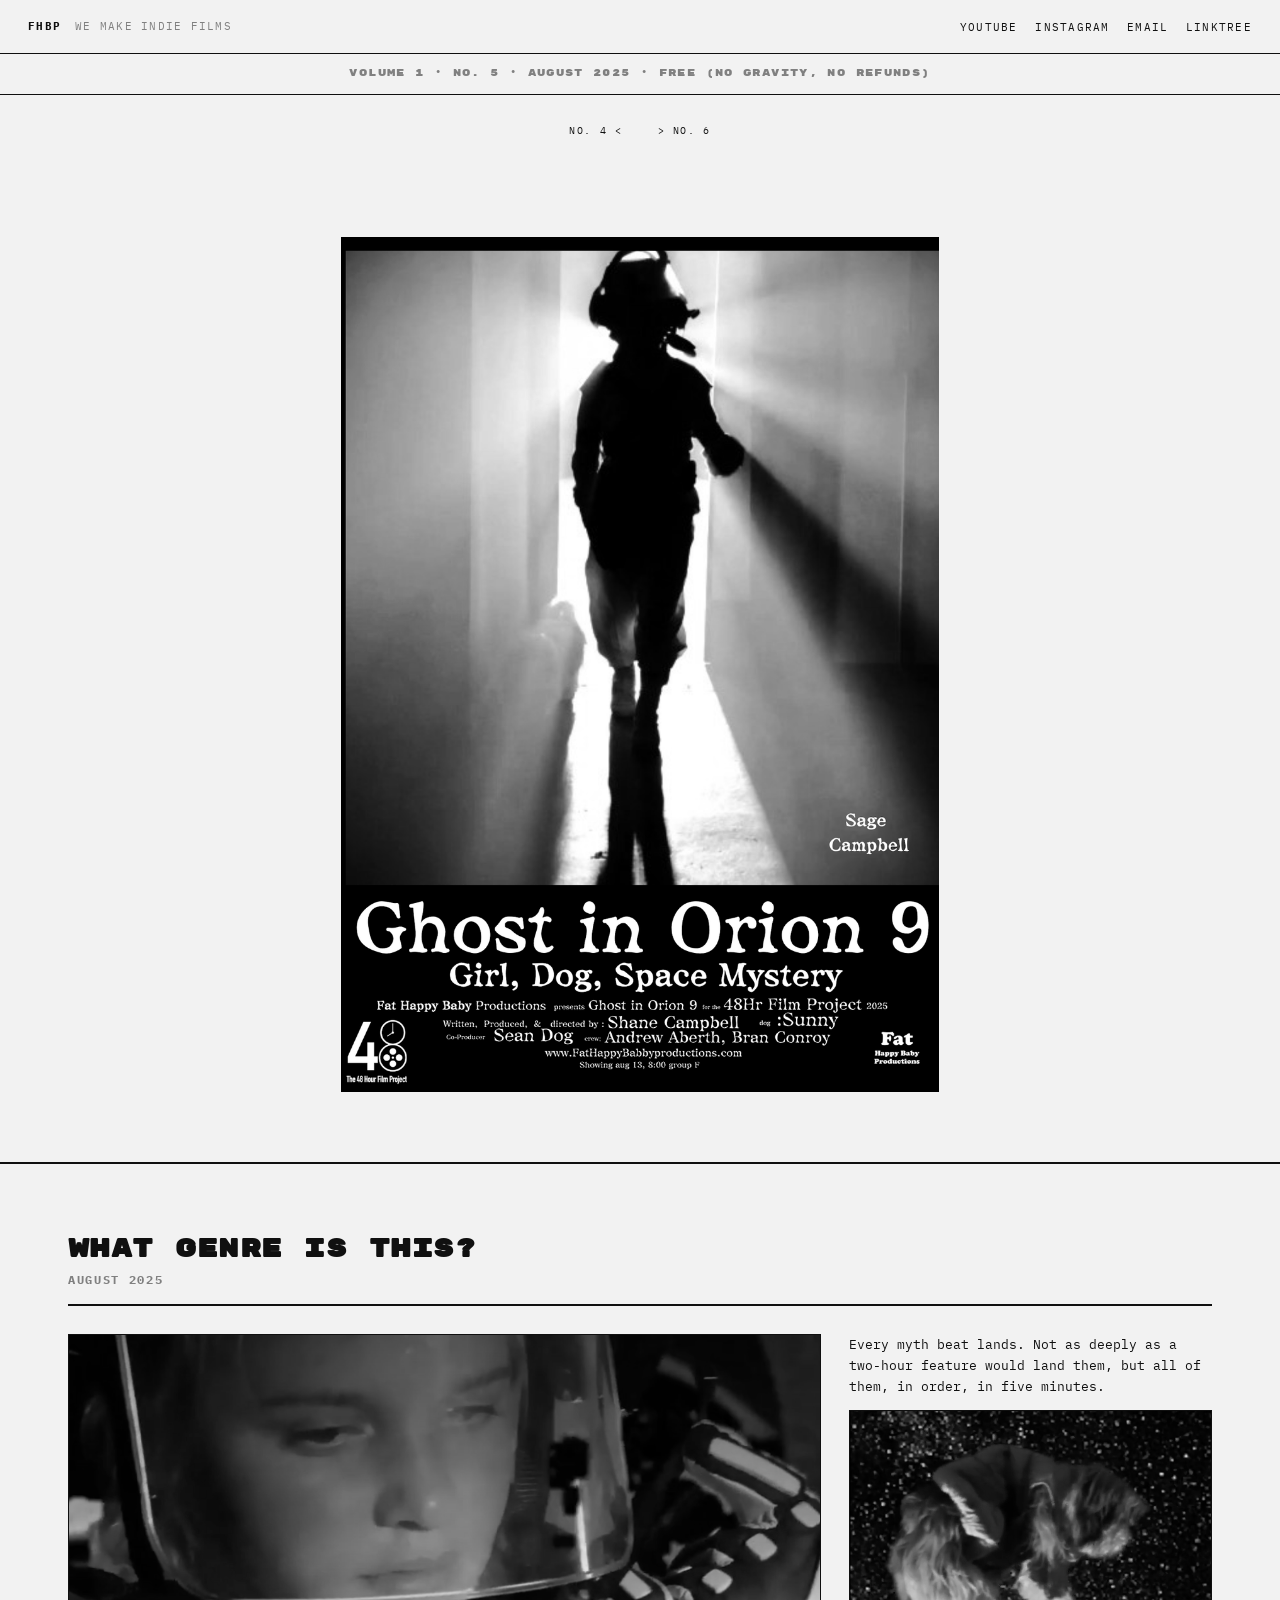
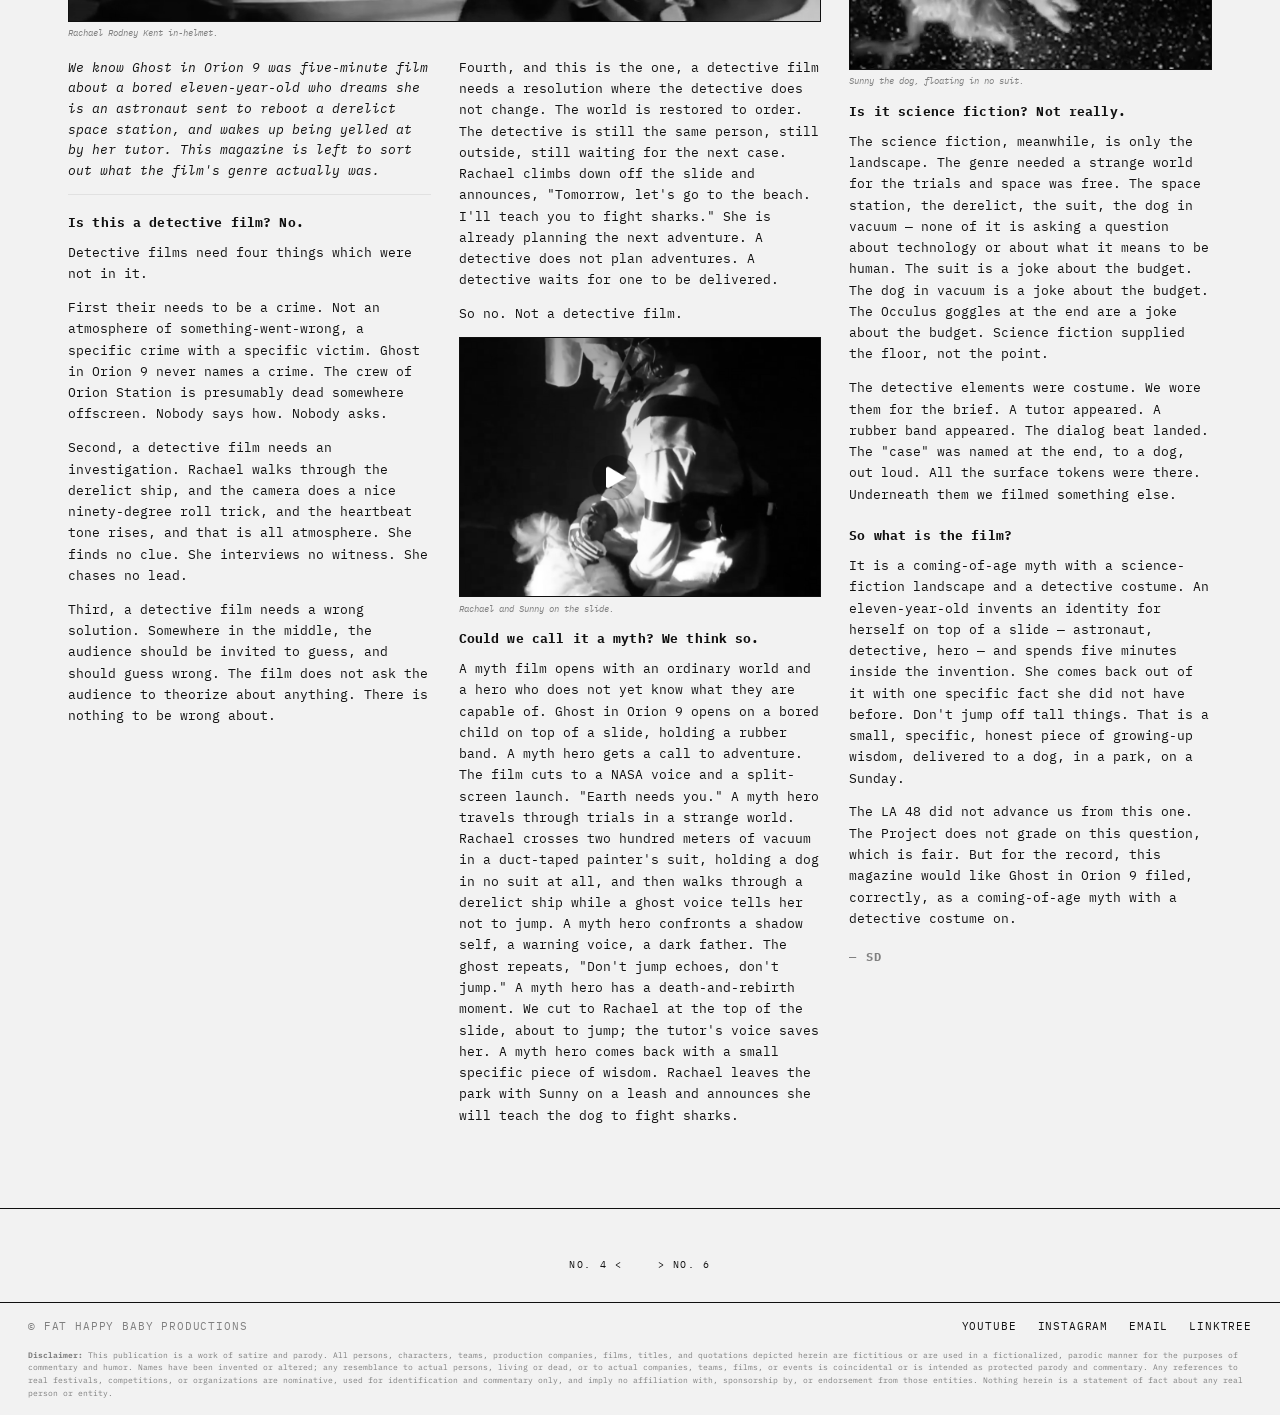
<file: vol1-no5/index.html>
<!DOCTYPE html>
<html lang="en">
<head>
    <meta charset="UTF-8">
    <meta name="viewport" content="width=device-width, initial-scale=1.0">
    <meta name="description" content="Fat Happy Baby Productions. Vol. 1 No. 5. A critical reading of Ghost in Orion 9 — the film was assigned Detective. It was not a detective film. We work out what it was.">
    <title>FHBP</title>

    <link rel="preconnect" href="https://fonts.googleapis.com">
    <link rel="preconnect" href="https://fonts.gstatic.com" crossorigin>
    <link href="https://fonts.googleapis.com/css2?family=IBM+Plex+Mono:wght@400;500;700&family=Rubik+Mono+One&display=swap" rel="stylesheet">

    <!--
        VOL. 1 NO. 5 — "What the Hell Is It" movie essay issue.
        Backfill (Aug 2025). The format: poster band + one critical
        essay about the film + mailing-list sign-up, nothing else.
        No Keeper, no Letters, no interview, no cover apparatus, no
        departments. Format prompt:
        ../../../working/page-prompts/what-the-hell-is-it-issue.md.
        Content drafted in
        ../../../working/v1-n5-orion-9/context1.md (Draft 3 is the
        shipping version).
    -->
    <link rel="stylesheet" href="css/style.css">
</head>
<body>

    <header class="topbar" aria-label="Site top bar">
        <div class="topbar__left">
            <a class="topbar__brand" href="../index.html">FHBP</a>
            <p class="topbar__tagline">WE MAKE INDIE FILMS</p>
        </div>
        <ul class="topbar__links">
            <li><a href="https://www.youtube.com/@FatHappyBabyProductions" target="_blank" rel="noopener">YOUTUBE</a></li>
            <li><a href="https://www.instagram.com/Fat_Happy_Baby_Productions/" target="_blank" rel="noopener">INSTAGRAM</a></li>
            <li><a href="mailto:fathappybaby112@gmail.com">EMAIL</a></li>
            <li><a href="https://linktr.ee/FatHappyBabyProductions" target="_blank" rel="noopener">LINKTREE</a></li>
        </ul>
    </header>

    <!-- Masthead / volume line. Backfill granularity: Month Year only (SOP §4.5). -->
    <p class="masthead" aria-label="Issue line">VOLUME 1 &middot; NO. 5 &middot; AUGUST 2025 &middot; FREE (NO GRAVITY, NO REFUNDS)</p>

    <nav class="issuenav issuenav--top" aria-label="Issue navigation">
        <a href="../vol1-no4/">No. 4 &lt;</a>
        <a href="../vol1-no6/">&gt; No. 6</a>
    </nav>

    <main>

    <!--
        Movie-cover band: Ghost in Orion 9 poster as a title-card
        above the essay. Lifted from the standard-issue lineage
        (vol1-no2's .movie-cover pattern).
    -->
    <section class="movie-cover" aria-label="Ghost in Orion 9 poster">
        <img src="images/ghost-in-orion-9-poster.png"
             alt="Ghost in Orion 9 — a Fat Happy Baby Productions short film. Movie poster. Written and directed by Shane Campbell. LA 48 Hour Film Project 2025."
             class="movie-cover__poster">
    </section>

    <!--
        The essay. Single-article 3-col spread, prose body. SD voice
        in editorial register. No Q&A, no narrator asides. Not-X
        (col 2) → Could-it-be-Y (col 3) → Verdict (col 3 close) is
        the format's spine.
    -->
    <article class="interview" aria-labelledby="interview-heading">
        <div class="interview__inner">

            <header class="interview__titleband">
                <h1 id="interview-heading" class="interview__title">What Genre Is This?</h1>
                <p class="interview__date">August 2025</p>
            </header>

            <div class="interview__grid">

                <!-- Hero: row 1, cols 1+2 -->
                <figure class="interview__hero">
                    <img src="images/sage-space-profile.png"
                         alt="Rachael Rodney Kent in the yellow duct-taped painter's suit space helmet — Ghost in Orion 9."
                         class="interview__hero-img">
                    <figcaption class="interview__figcap">Rachael Rodney Kent in-helmet.</figcaption>
                </figure>

                <!-- Col 3: right rail, spans both grid rows. Final myth verdict + landscape + costume + closer + signoff. -->
                <div class="interview__col interview__col--3">

                    <p class="interview__body">Every myth beat lands. Not as deeply as a two-hour feature would land them, but all of them, in order, in five minutes.</p>

                    <figure class="interview__inline-fig">
                        <img src="images/dog-in-space.png"
                             alt="Sunny the dog floating in vacuum with no space suit, obviously carried by a person in a green suit.">
                        <figcaption class="interview__figcap">Sunny the dog, floating in no suit.</figcaption>
                    </figure>

                    <p class="interview__h">Is it science fiction? Not really.</p>

                    <p class="interview__body">The science fiction, meanwhile, is only the landscape. The genre needed a strange world for the trials and space was free. The space station, the derelict, the suit, the dog in vacuum &mdash; none of it is asking a question about technology or about what it means to be human. The suit is a joke about the budget. The dog in vacuum is a joke about the budget. The Occulus goggles at the end are a joke about the budget. Science fiction supplied the floor, not the point.</p>

                    <p class="interview__body">The detective elements were costume. We wore them for the brief. A tutor appeared. A rubber band appeared. The dialog beat landed. The "case" was named at the end, to a dog, out loud. All the surface tokens were there. Underneath them we filmed something else.</p>

                    <p class="interview__h">So what is the film?</p>

                    <p class="interview__body">It is a coming-of-age myth with a science-fiction landscape and a detective costume. An eleven-year-old invents an identity for herself on top of a slide &mdash; astronaut, detective, hero &mdash; and spends five minutes inside the invention. She comes back out of it with one specific fact she did not have before. Don't jump off tall things. That is a small, specific, honest piece of growing-up wisdom, delivered to a dog, in a park, on a Sunday.</p>

                    <p class="interview__body">The LA 48 did not advance us from this one. The Project does not grade on this question, which is fair. But for the record, this magazine would like Ghost in Orion 9 filed, correctly, as a coming-of-age myth with a detective costume on.</p>

                    <p class="interview__signoff">&mdash; SD</p>
                </div>

                <!-- Col 1: text starts BELOW the hero (row 2). Standfirst + detective beats 1-3. -->
                <div class="interview__col interview__col--1">

                    <p class="interview__intro"><em>We know Ghost in Orion 9 was five-minute film about a bored eleven-year-old who dreams she is an astronaut sent to reboot a derelict space station, and wakes up being yelled at by her tutor. This magazine is left to sort out what the film's genre actually was.</em></p>

                    <p class="interview__h">Is this a detective film? No.</p>

                    <p class="interview__body">Detective films need four things which were not in it.</p>

                    <p class="interview__body">First their needs to be a crime. Not an atmosphere of something-went-wrong, a specific crime with a specific victim. Ghost in Orion 9 never names a crime. The crew of Orion Station is presumably dead somewhere offscreen. Nobody says how. Nobody asks.</p>

                    <p class="interview__body">Second, a detective film needs an investigation. Rachael walks through the derelict ship, and the camera does a nice ninety-degree roll trick, and the heartbeat tone rises, and that is all atmosphere. She finds no clue. She interviews no witness. She chases no lead.</p>

                    <p class="interview__body">Third, a detective film needs a wrong solution. Somewhere in the middle, the audience should be invited to guess, and should guess wrong. The film does not ask the audience to theorize about anything. There is nothing to be wrong about.</p>

                </div>

                <!-- Col 2: text starts BELOW the hero (row 2). Detective beat 4 + bridge + main myth paragraph; inline fig mid-column. -->
                <div class="interview__col interview__col--2">

                    <p class="interview__body">Fourth, and this is the one, a detective film needs a resolution where the detective does not change. The world is restored to order. The detective is still the same person, still outside, still waiting for the next case. Rachael climbs down off the slide and announces, "Tomorrow, let's go to the beach. I'll teach you to fight sharks." She is already planning the next adventure. A detective does not plan adventures. A detective waits for one to be delivered.</p>

                    <p class="interview__body">So no. Not a detective film.</p>

                    <figure class="interview__inline-fig">
                        <img src="images/sage-and-dog.png"
                             alt="Rachael Rodney Kent and Sunny the dog on the playground slide, where the whole thing is actually happening.">
                        <figcaption class="interview__figcap">Rachael and Sunny on the slide.</figcaption>
                    </figure>

                    <p class="interview__h">Could we call it a myth? We think so.</p>

                    <p class="interview__body">A myth film opens with an ordinary world and a hero who does not yet know what they are capable of. Ghost in Orion 9 opens on a bored child on top of a slide, holding a rubber band. A myth hero gets a call to adventure. The film cuts to a NASA voice and a split-screen launch. "Earth needs you." A myth hero travels through trials in a strange world. Rachael crosses two hundred meters of vacuum in a duct-taped painter's suit, holding a dog in no suit at all, and then walks through a derelict ship while a ghost voice tells her not to jump. A myth hero confronts a shadow self, a warning voice, a dark father. The ghost repeats, "Don't jump echoes, don't jump." A myth hero has a death-and-rebirth moment. We cut to Rachael at the top of the slide, about to jump; the tutor's voice saves her. A myth hero comes back with a small specific piece of wisdom. Rachael leaves the park with Sunny on a leash and announces she will teach the dog to fight sharks.</p>

                </div>

            </div>
        </div>
    </article>

    <!--
        Mailing-list sign-up. Standing FHBP block, same Beehiiv form
        as every other issue.
    -->
    <section class="moves" aria-label="Mailing list sign-up">
        <div class="moves__inner">
            <div class="subscribe">
                <script async
                        src="https://subscribe-forms.beehiiv.com/v3/loader.js"
                        data-beehiiv-form="a1da26f0-628c-4e11-8700-fe23c46dc58d"></script>
            </div>
        </div>
    </section>

    </main>

    <nav class="issuenav issuenav--bottom" aria-label="Issue navigation">
        <a href="../vol1-no4/">No. 4 &lt;</a>
        <a href="../vol1-no6/">&gt; No. 6</a>
    </nav>

    <footer class="footer" aria-label="Site footer">
        <p class="footer__satire"><strong>Disclaimer:</strong> This publication is a work of satire and parody. All persons, characters, teams, production companies, films, titles, and quotations depicted herein are fictitious or are used in a fictionalized, parodic manner for the purposes of commentary and humor. Names have been invented or altered; any resemblance to actual persons, living or dead, or to actual companies, teams, films, or events is coincidental or is intended as protected parody and commentary. Any references to real festivals, competitions, or organizations are nominative, used for identification and commentary only, and imply no affiliation with, sponsorship by, or endorsement from those entities. Nothing herein is a statement of fact about any real person or entity.</p>
        <p class="footer__copyright">&copy; Fat Happy Baby Productions</p>
        <ul class="footer__links">
            <li><a href="https://www.youtube.com/@FatHappyBabyProductions" target="_blank" rel="noopener">YOUTUBE</a></li>
            <li><a href="https://www.instagram.com/Fat_Happy_Baby_Productions/" target="_blank" rel="noopener">INSTAGRAM</a></li>
            <li><a href="mailto:fathappybaby112@gmail.com">EMAIL</a></li>
            <li><a href="https://linktr.ee/FatHappyBabyProductions" target="_blank" rel="noopener">LINKTREE</a></li>
        </ul>
    </footer>

    <script src="js/script.js"></script>
    <script type="text/javascript" async
            src="https://subscribe-forms.beehiiv.com/attribution.js"></script>
</body>
</html>
</file>
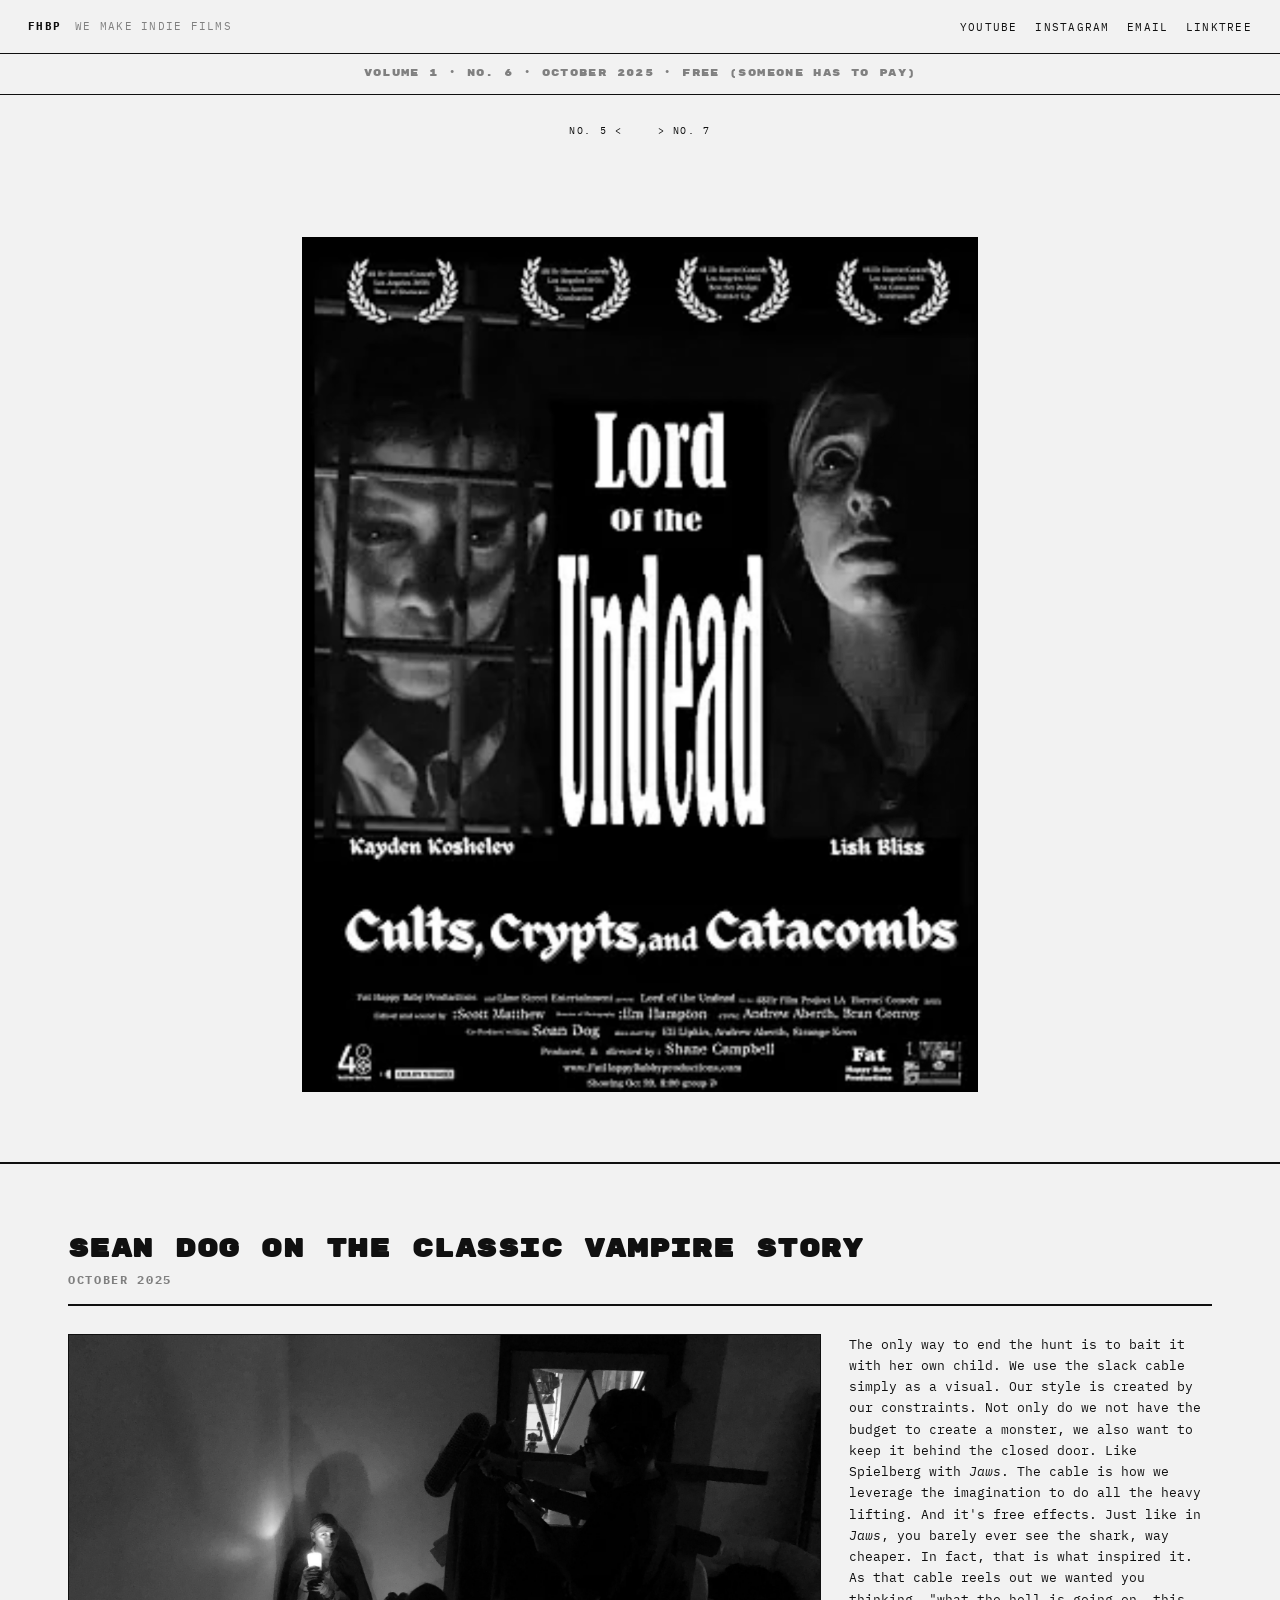
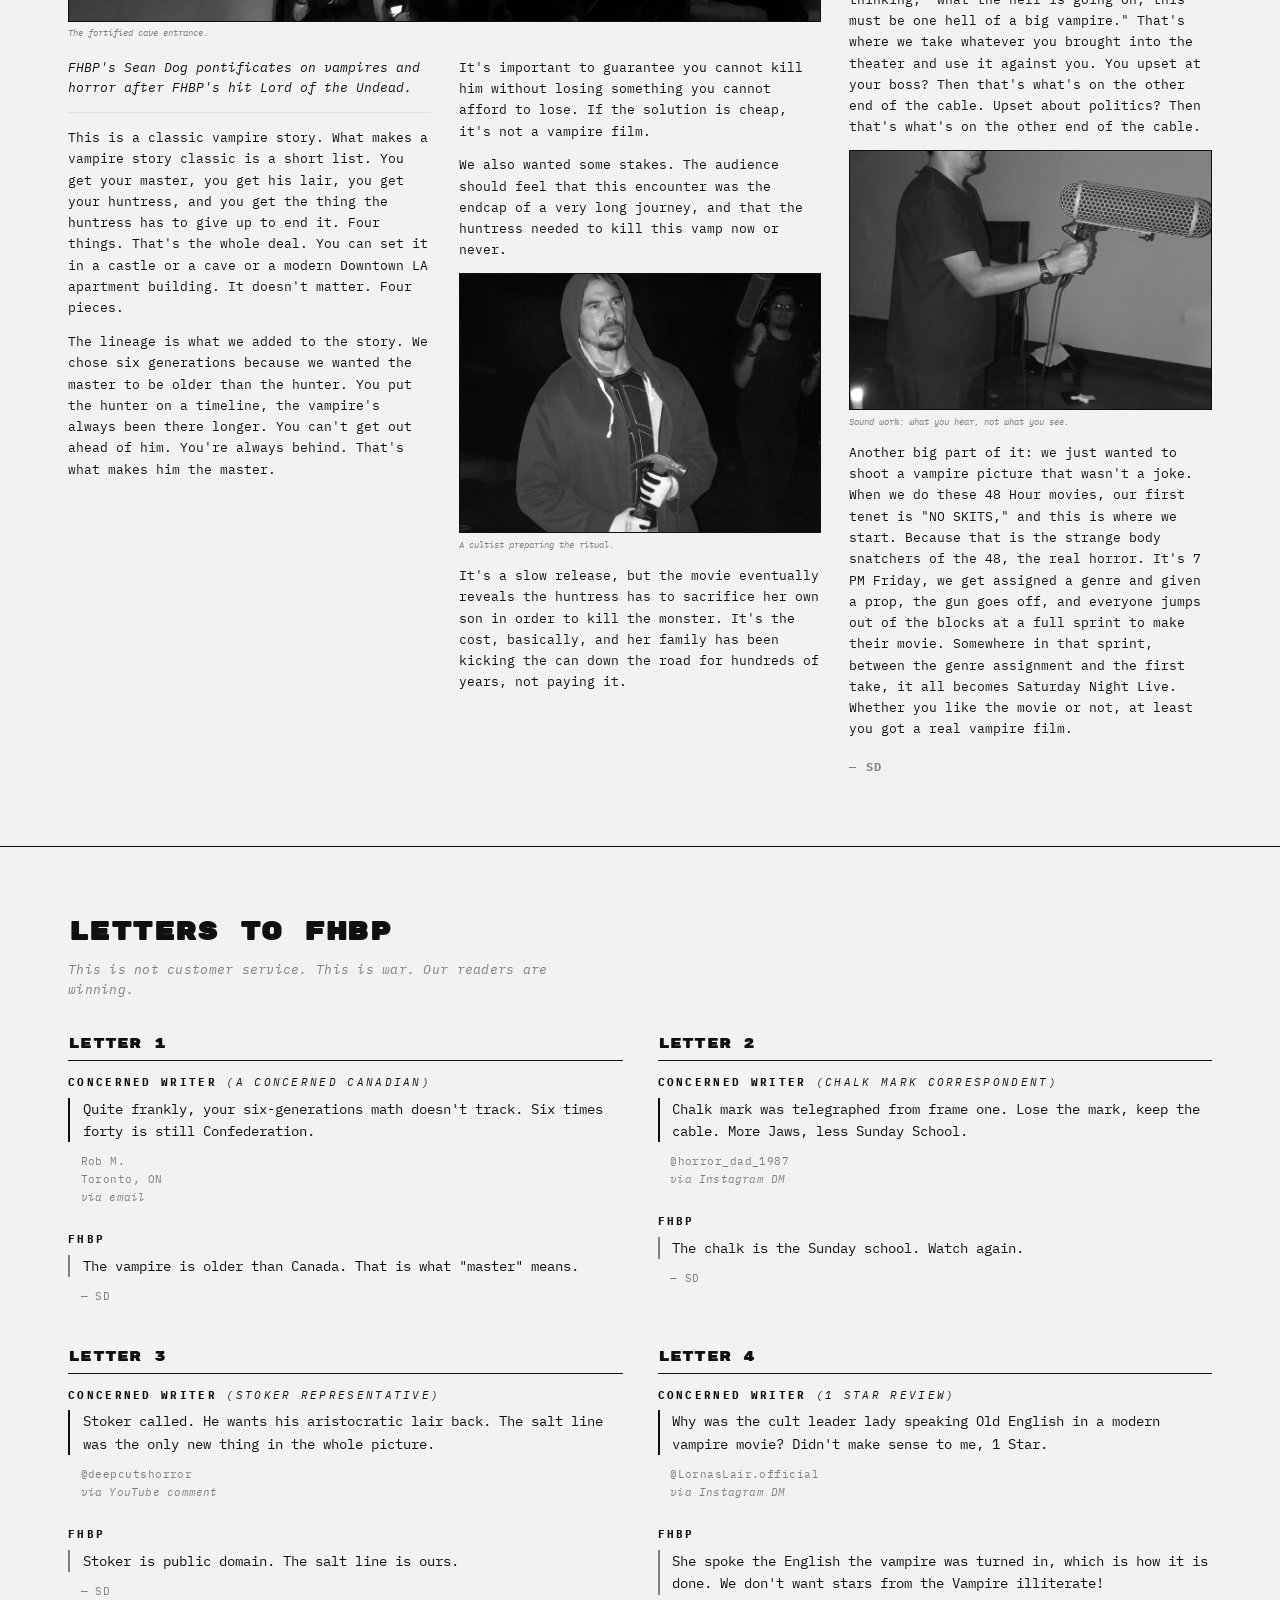
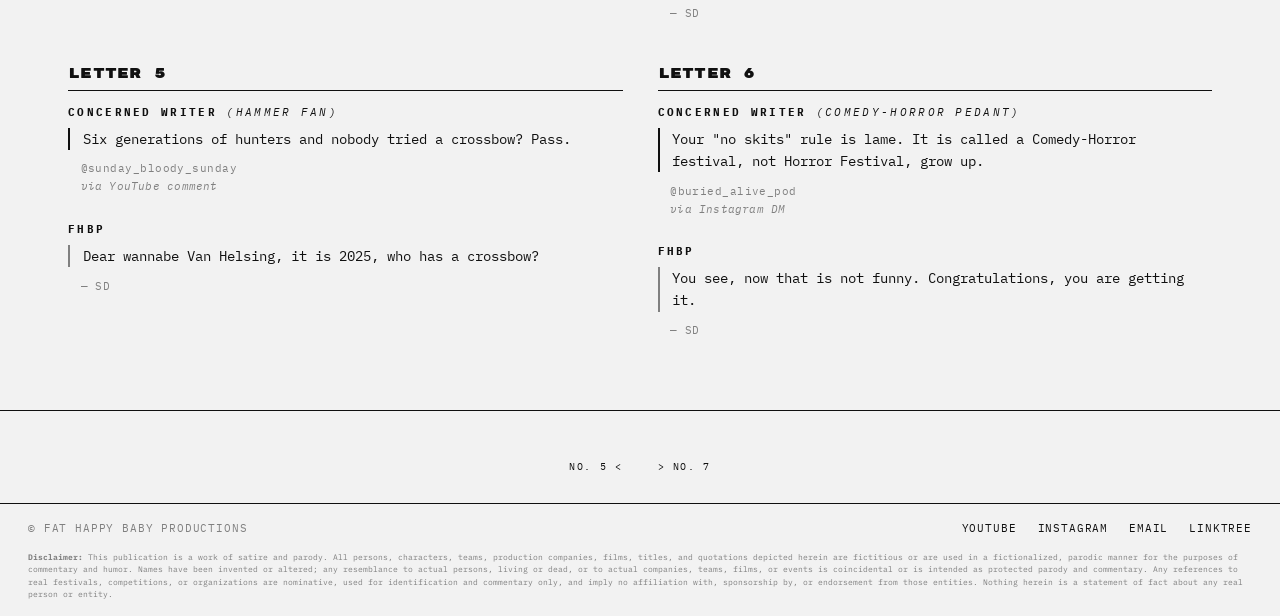
<file: vol1-no6/index.html>
<!DOCTYPE html>
<html lang="en">
<head>
    <meta charset="UTF-8">
    <meta name="viewport" content="width=device-width, initial-scale=1.0">
    <meta name="description" content="Fat Happy Baby Productions. Vol. 1 No. 6. Sean Dog writes a straight column on vampires, horror, and FHBP's hit Lord of the Undead. Plus six short letters from readers.">
    <title>FHBP</title>

    <link rel="preconnect" href="https://fonts.googleapis.com">
    <link rel="preconnect" href="https://fonts.gstatic.com" crossorigin>
    <link href="https://fonts.googleapis.com/css2?family=IBM+Plex+Mono:wght@400;500;700&family=Rubik+Mono+One&display=swap" rel="stylesheet">

    <!--
        VOL. 1 NO. 6 — Serious-column issue (new hybrid format).
        Backfill (Oct 2025). Poster band + straight SD column (3-col
        prose, no quoted subject, no interview) + short Letters
        section (6 items) + mailing-list sign-up. Skips all cover
        departments. Content drafted in
        ../../../working/v1-n6-undead/text-only-draft1.md. Format
        is a candidate for promotion to serious-column-issue.md
        pending one shipped instance.
    -->
    <link rel="stylesheet" href="css/style.css">
</head>
<body>

    <header class="topbar" aria-label="Site top bar">
        <div class="topbar__left">
            <a class="topbar__brand" href="../index.html">FHBP</a>
            <p class="topbar__tagline">WE MAKE INDIE FILMS</p>
        </div>
        <ul class="topbar__links">
            <li><a href="https://www.youtube.com/@FatHappyBabyProductions" target="_blank" rel="noopener">YOUTUBE</a></li>
            <li><a href="https://www.instagram.com/Fat_Happy_Baby_Productions/" target="_blank" rel="noopener">INSTAGRAM</a></li>
            <li><a href="mailto:fathappybaby112@gmail.com">EMAIL</a></li>
            <li><a href="https://linktr.ee/FatHappyBabyProductions" target="_blank" rel="noopener">LINKTREE</a></li>
        </ul>
    </header>

    <!-- Masthead / volume line. Backfill granularity: Month Year only. -->
    <p class="masthead" aria-label="Issue line">VOLUME 1 &middot; NO. 6 &middot; OCTOBER 2025 &middot; FREE (SOMEONE HAS TO PAY)</p>

    <nav class="issuenav issuenav--top" aria-label="Issue navigation">
        <a href="../vol1-no5/">No. 5 &lt;</a>
        <a href="../vol1-no7/">&gt; No. 7</a>
    </nav>

    <main>

    <!--
        Movie-cover band: Lord of the Undead poster. Grayscale per
        site-wide rule.
    -->
    <section class="movie-cover" aria-label="Lord of the Undead poster">
        <img src="images/undead-poster.png"
             alt="Lord of the Undead — a Fat Happy Baby Productions short film. Movie poster. Written and directed by Shane Campbell. LA 48 Hour Film Project 2025."
             class="movie-cover__poster">
    </section>

    <!--
        The SD column. Straight editorial prose, 3-col spread.
        Shane does not speak. SD writes in third person about
        himself and in first-person-plural about FHBP as a company.
        Column distribution:
          Col 1: standfirst + classic-vampire 4-pieces + lineage
          Col 2: important/guarantee + stakes + slow-release + inline fig (cult-helper)
          Col 3: slack-cable/Jaws long passage + inline fig (sound) + no-skits/48hr + signoff
    -->
    <article class="interview" aria-labelledby="interview-heading">
        <div class="interview__inner">

            <header class="interview__titleband">
                <h1 id="interview-heading" class="interview__title">Sean Dog on The Classic Vampire Story</h1>
                <p class="interview__date">October 2025</p>
            </header>

            <div class="interview__grid">

                <!-- Hero: row 1, cols 1+2 -->
                <figure class="interview__hero">
                    <img src="images/action-scene-1.jpg"
                         alt="A scene from Lord of the Undead — the cult at the fortified cave entrance."
                         class="interview__hero-img">
                    <figcaption class="interview__figcap">The fortified cave entrance.</figcaption>
                </figure>

                <!-- Col 3: right rail, spans both grid rows. Slack cable + Jaws + no-skits + signoff. -->
                <div class="interview__col interview__col--3">

                    <p class="interview__body">The only way to end the hunt is to bait it with her own child. We use the slack cable simply as a visual. Our style is created by our constraints. Not only do we not have the budget to create a monster, we also want to keep it behind the closed door. Like Spielberg with <em>Jaws</em>. The cable is how we leverage the imagination to do all the heavy lifting. And it's free effects. Just like in <em>Jaws</em>, you barely ever see the shark, way cheaper. In fact, that is what inspired it. As that cable reels out we wanted you thinking, "what the hell is going on, this must be one hell of a big vampire." That's where we take whatever you brought into the theater and use it against you. You upset at your boss? Then that's what's on the other end of the cable. Upset about politics? Then that's what's on the other end of the cable.</p>

                    <figure class="interview__inline-fig">
                        <img src="images/sound.jpg"
                             alt="Sound work on Lord of the Undead — the behind-the-door principle in practice.">
                        <figcaption class="interview__figcap">Sound work: what you hear, not what you see.</figcaption>
                    </figure>

                    <p class="interview__body">Another big part of it: we just wanted to shoot a vampire picture that wasn't a joke. When we do these 48 Hour movies, our first tenet is "NO SKITS," and this is where we start. Because that is the strange body snatchers of the 48, the real horror. It's 7 PM Friday, we get assigned a genre and given a prop, the gun goes off, and everyone jumps out of the blocks at a full sprint to make their movie. Somewhere in that sprint, between the genre assignment and the first take, it all becomes Saturday Night Live. Whether you like the movie or not, at least you got a real vampire film.</p>

                    <p class="interview__signoff">&mdash; SD</p>
                </div>

                <!-- Col 1: under hero, row 2. Standfirst + classic vampire + lineage. -->
                <div class="interview__col interview__col--1">

                    <p class="interview__intro"><em>FHBP's Sean Dog pontificates on vampires and horror after FHBP's hit Lord of the Undead.</em></p>

                    <p class="interview__body">This is a classic vampire story. What makes a vampire story classic is a short list. You get your master, you get his lair, you get your huntress, and you get the thing the huntress has to give up to end it. Four things. That's the whole deal. You can set it in a castle or a cave or a modern Downtown LA apartment building. It doesn't matter. Four pieces.</p>

                    <p class="interview__body">The lineage is what we added to the story. We chose six generations because we wanted the master to be older than the hunter. You put the hunter on a timeline, the vampire's always been there longer. You can't get out ahead of him. You're always behind. That's what makes him the master.</p>

                </div>

                <!-- Col 2: under hero, row 2. Important + stakes + slow-release + inline fig. -->
                <div class="interview__col interview__col--2">

                    <p class="interview__body">It's important to guarantee you cannot kill him without losing something you cannot afford to lose. If the solution is cheap, it's not a vampire film.</p>

                    <p class="interview__body">We also wanted some stakes. The audience should feel that this encounter was the endcap of a very long journey, and that the huntress needed to kill this vamp now or never.</p>

                    <figure class="interview__inline-fig">
                        <img src="images/cult-helper.jpg"
                             alt="A cult helper preparing the ritual in Lord of the Undead.">
                        <figcaption class="interview__figcap">A cultist preparing the ritual.</figcaption>
                    </figure>

                    <p class="interview__body">It's a slow release, but the movie eventually reveals the huntress has to sacrifice her own son in order to kill the monster. It's the cost, basically, and her family has been kicking the can down the road for hundreds of years, not paying it.</p>

                </div>

            </div>
        </div>
    </article>

    <!--
        Letters to FHBP — six short entries for this issue. One
        Canadian + five social-media handles plucked verbatim with
        no location. Each letter 15-20 words. SD replies one blunt
        line, no wind-up.
    -->
    <section class="letters" aria-labelledby="letters-heading">
        <div class="letters__inner">
        <h2 id="letters-heading" class="letters__heading">Letters to FHBP</h2>
        <p class="letters__motto">This is not customer service. This is war. Our readers are winning.</p>

        <div class="letters__items">

            <article class="letters__item">
                <p class="letters__marker">Letter 1</p>
                <p class="letters__label">Concerned Writer <em>(A Concerned Canadian)</em></p>
                <div class="letters__letter">
                    <p>Quite frankly, your six-generations math doesn't track. Six times forty is still Confederation.</p>
                </div>
                <p class="letters__signer">Rob M.<br>Toronto, ON<br><span class="letters__medium">via email</span></p>

                <p class="letters__label letters__label--reply">FHBP</p>
                <div class="letters__reply">
                    <p>The vampire is older than Canada. That is what "master" means.</p>
                </div>
                <p class="letters__sd">&mdash; SD</p>
            </article>

            <article class="letters__item">
                <p class="letters__marker">Letter 2</p>
                <p class="letters__label">Concerned Writer <em>(Chalk Mark Correspondent)</em></p>
                <div class="letters__letter">
                    <p>Chalk mark was telegraphed from frame one. Lose the mark, keep the cable. More Jaws, less Sunday School.</p>
                </div>
                <p class="letters__signer">@horror_dad_1987<br><span class="letters__medium">via Instagram DM</span></p>

                <p class="letters__label letters__label--reply">FHBP</p>
                <div class="letters__reply">
                    <p>The chalk is the Sunday school. Watch again.</p>
                </div>
                <p class="letters__sd">&mdash; SD</p>
            </article>

            <article class="letters__item">
                <p class="letters__marker">Letter 3</p>
                <p class="letters__label">Concerned Writer <em>(Stoker Representative)</em></p>
                <div class="letters__letter">
                    <p>Stoker called. He wants his aristocratic lair back. The salt line was the only new thing in the whole picture.</p>
                </div>
                <p class="letters__signer">@deepcutshorror<br><span class="letters__medium">via YouTube comment</span></p>

                <p class="letters__label letters__label--reply">FHBP</p>
                <div class="letters__reply">
                    <p>Stoker is public domain. The salt line is ours.</p>
                </div>
                <p class="letters__sd">&mdash; SD</p>
            </article>

            <article class="letters__item">
                <p class="letters__marker">Letter 4</p>
                <p class="letters__label">Concerned Writer <em>(1 Star Review)</em></p>
                <div class="letters__letter">
                    <p>Why was the cult leader lady speaking Old English in a modern vampire movie? Didn't make sense to me, 1 Star.</p>
                </div>
                <p class="letters__signer">@LornasLair.official<br><span class="letters__medium">via Instagram DM</span></p>

                <p class="letters__label letters__label--reply">FHBP</p>
                <div class="letters__reply">
                    <p>She spoke the English the vampire was turned in, which is how it is done. We don't want stars from the Vampire illiterate!</p>
                </div>
                <p class="letters__sd">&mdash; SD</p>
            </article>

            <article class="letters__item">
                <p class="letters__marker">Letter 5</p>
                <p class="letters__label">Concerned Writer <em>(Hammer Fan)</em></p>
                <div class="letters__letter">
                    <p>Six generations of hunters and nobody tried a crossbow? Pass.</p>
                </div>
                <p class="letters__signer">@sunday_bloody_sunday<br><span class="letters__medium">via YouTube comment</span></p>

                <p class="letters__label letters__label--reply">FHBP</p>
                <div class="letters__reply">
                    <p>Dear wannabe Van Helsing, it is 2025, who has a crossbow?</p>
                </div>
                <p class="letters__sd">&mdash; SD</p>
            </article>

            <article class="letters__item">
                <p class="letters__marker">Letter 6</p>
                <p class="letters__label">Concerned Writer <em>(Comedy-Horror Pedant)</em></p>
                <div class="letters__letter">
                    <p>Your "no skits" rule is lame. It is called a Comedy-Horror festival, not Horror Festival, grow up.</p>
                </div>
                <p class="letters__signer">@buried_alive_pod<br><span class="letters__medium">via Instagram DM</span></p>

                <p class="letters__label letters__label--reply">FHBP</p>
                <div class="letters__reply">
                    <p>You see, now that is not funny. Congratulations, you are getting it.</p>
                </div>
                <p class="letters__sd">&mdash; SD</p>
            </article>

        </div>
        </div>
    </section>

    <!--
        Mailing-list sign-up. Standing FHBP block.
    -->
    <section class="moves" aria-label="Mailing list sign-up">
        <div class="moves__inner">
            <div class="subscribe">
                <script async
                        src="https://subscribe-forms.beehiiv.com/v3/loader.js"
                        data-beehiiv-form="a1da26f0-628c-4e11-8700-fe23c46dc58d"></script>
            </div>
        </div>
    </section>

    </main>

    <nav class="issuenav issuenav--bottom" aria-label="Issue navigation">
        <a href="../vol1-no5/">No. 5 &lt;</a>
        <a href="../vol1-no7/">&gt; No. 7</a>
    </nav>

    <footer class="footer" aria-label="Site footer">
        <p class="footer__satire"><strong>Disclaimer:</strong> This publication is a work of satire and parody. All persons, characters, teams, production companies, films, titles, and quotations depicted herein are fictitious or are used in a fictionalized, parodic manner for the purposes of commentary and humor. Names have been invented or altered; any resemblance to actual persons, living or dead, or to actual companies, teams, films, or events is coincidental or is intended as protected parody and commentary. Any references to real festivals, competitions, or organizations are nominative, used for identification and commentary only, and imply no affiliation with, sponsorship by, or endorsement from those entities. Nothing herein is a statement of fact about any real person or entity.</p>
        <p class="footer__copyright">&copy; Fat Happy Baby Productions</p>
        <ul class="footer__links">
            <li><a href="https://www.youtube.com/@FatHappyBabyProductions" target="_blank" rel="noopener">YOUTUBE</a></li>
            <li><a href="https://www.instagram.com/Fat_Happy_Baby_Productions/" target="_blank" rel="noopener">INSTAGRAM</a></li>
            <li><a href="mailto:fathappybaby112@gmail.com">EMAIL</a></li>
            <li><a href="https://linktr.ee/FatHappyBabyProductions" target="_blank" rel="noopener">LINKTREE</a></li>
        </ul>
    </footer>

    <script src="js/script.js"></script>
    <script type="text/javascript" async
            src="https://subscribe-forms.beehiiv.com/attribution.js"></script>
</body>
</html>
</file>
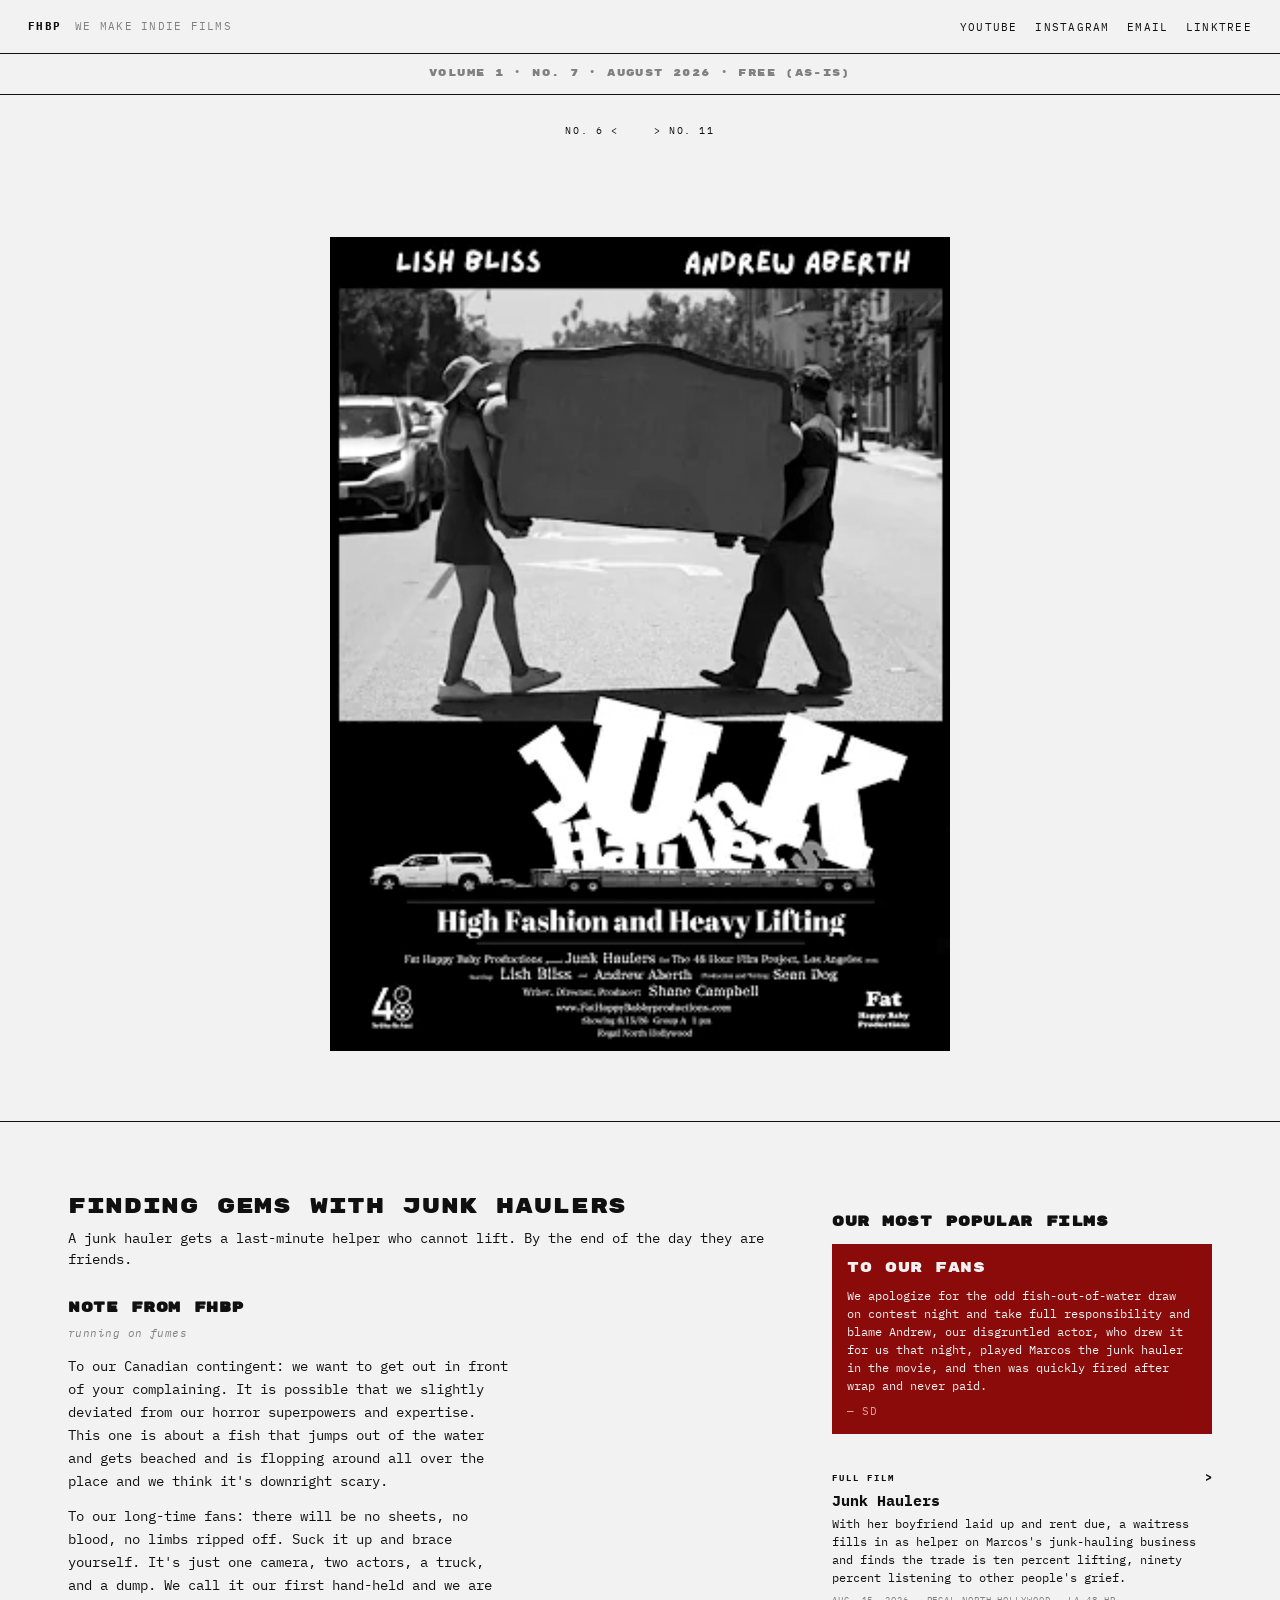
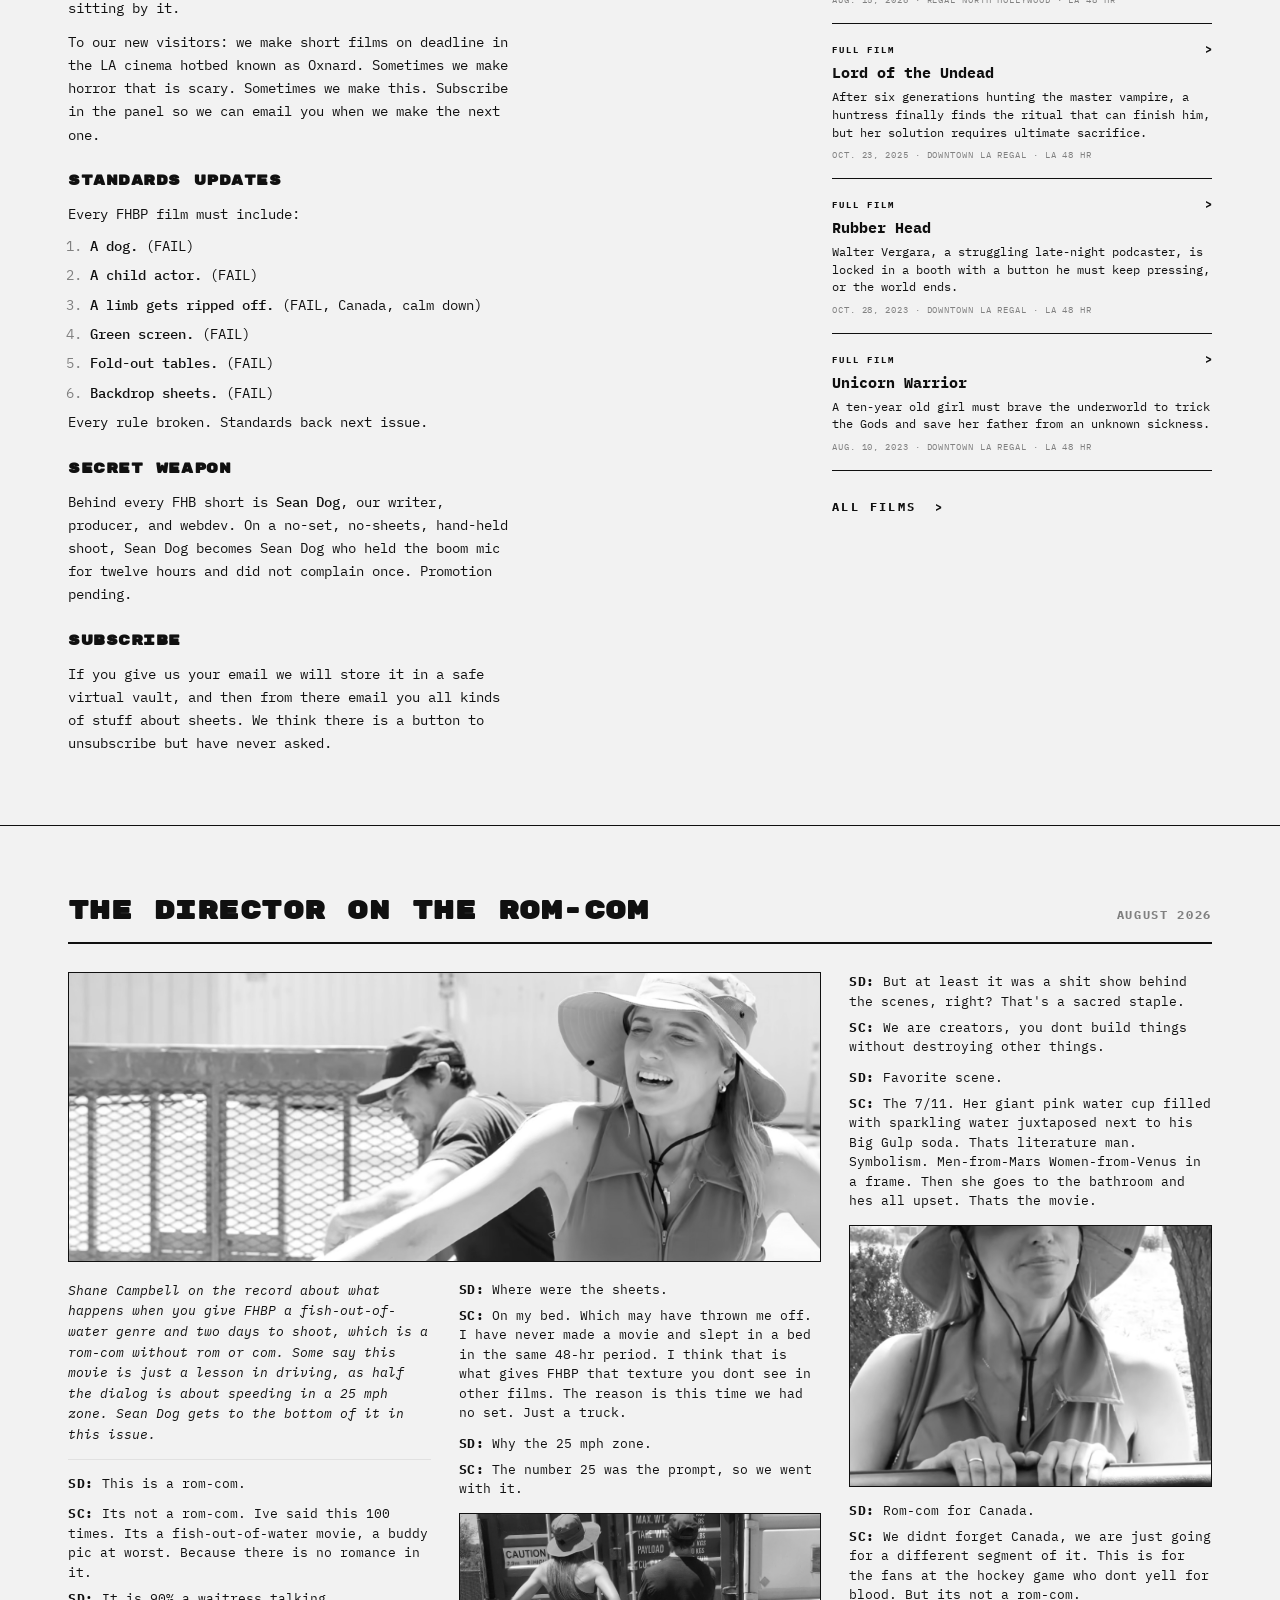
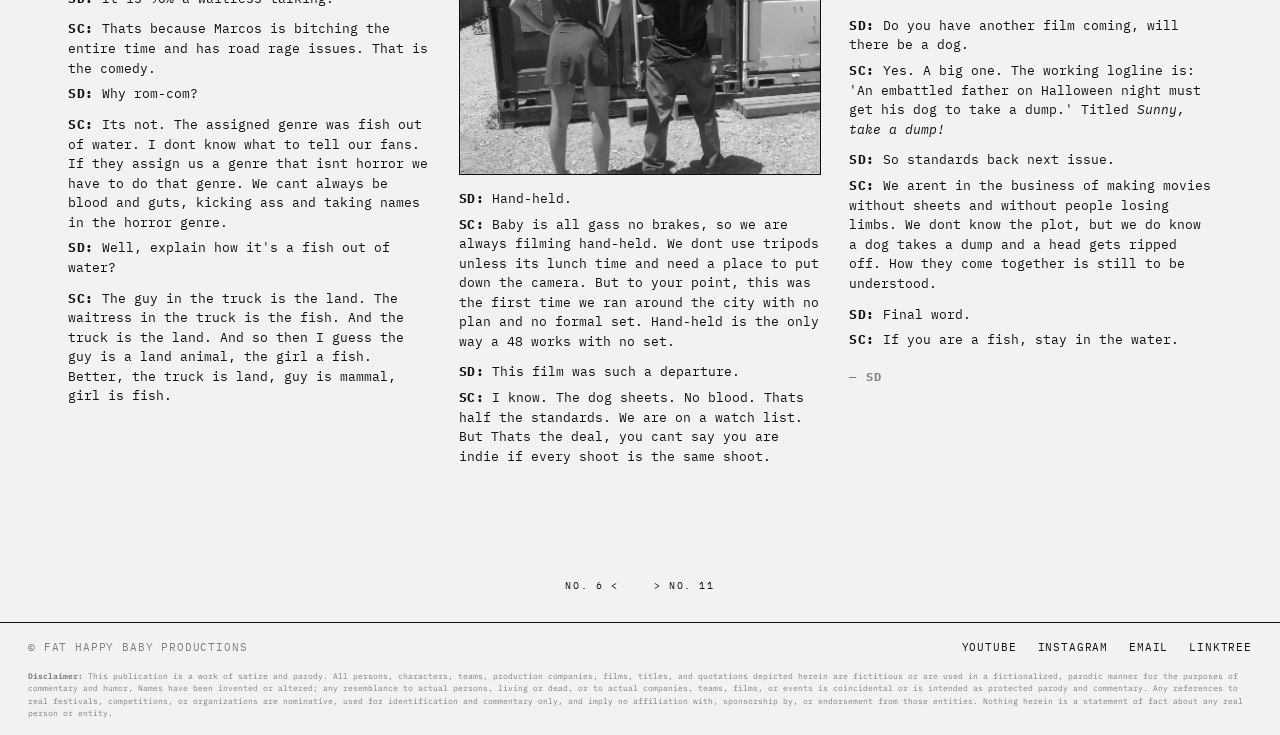
<file: vol1-no7/index.html>
<!DOCTYPE html>
<html lang="en">
<head>
    <meta charset="UTF-8">
    <meta name="viewport" content="width=device-width, initial-scale=1.0">
    <meta name="description" content="Fat Happy Baby Productions. Vol. 1 No. 7. Junk Haulers — a rom-com in a trailer. FHBP's first hand-held picture. Shane Campbell interviewed about pivoting a horror shop into a fish-out-of-water buddy comedy.">
    <title>FHBP</title>

    <link rel="preconnect" href="https://fonts.googleapis.com">
    <link rel="preconnect" href="https://fonts.gstatic.com" crossorigin>
    <link href="https://fonts.googleapis.com/css2?family=IBM+Plex+Mono:wght@400;500;700&family=Rubik+Mono+One&display=swap" rel="stylesheet">

    <!--
        VOL. 1 NO. 7 — Stripped standard-issue (new hybrid format).
        Backfill (Aug 2026). Poster band + main.cover with opening
        departments + 3-col Q&A interview + mailing-list in the
        cover__aside. DROPS the standard-issue Keeper and Letters
        sections. Candidate for format-prompt promotion as
        `feature-issue.md` or `standard-issue-trimmed.md` once a
        second instance ships.
    -->
    <link rel="stylesheet" href="css/style.css">
</head>
<body>

    <header class="topbar" aria-label="Site top bar">
        <div class="topbar__left">
            <a class="topbar__brand" href="../index.html">FHBP</a>
            <p class="topbar__tagline">WE MAKE INDIE FILMS</p>
        </div>
        <ul class="topbar__links">
            <li><a href="https://www.youtube.com/@FatHappyBabyProductions" target="_blank" rel="noopener">YOUTUBE</a></li>
            <li><a href="https://www.instagram.com/Fat_Happy_Baby_Productions/" target="_blank" rel="noopener">INSTAGRAM</a></li>
            <li><a href="mailto:fathappybaby112@gmail.com">EMAIL</a></li>
            <li><a href="https://linktr.ee/FatHappyBabyProductions" target="_blank" rel="noopener">LINKTREE</a></li>
        </ul>
    </header>

    <!-- Masthead / volume line. Backfill granularity: Month Year only. -->
    <p class="masthead" aria-label="Issue line">VOLUME 1 &middot; NO. 7 &middot; AUGUST 2026 &middot; FREE (AS-IS)</p>

    <nav class="issuenav issuenav--top" aria-label="Issue navigation">
        <a href="../vol1-no6/">No. 6 &lt;</a>
        <a href="../vol1-no11/">&gt; No. 11</a>
    </nav>

    <!--
        Movie-cover: Junk Haulers poster at the top. Placeholder
        image reference — drop the actual poster file into
        images/junk-haulers-poster.png when ready.
    -->
    <section class="movie-cover" aria-label="Junk Haulers poster">
        <img src="images/junk-haulers-poster.png"
             alt="Junk Haulers — a Fat Happy Baby Productions short film. Movie poster: Lish Bliss and Andrew Aberth. Written and directed by Shane Campbell. LA 48 Hour Film Project 2026, Regal North Hollywood."
             class="movie-cover__poster">
    </section>

    <main class="cover">
        <div class="cover__hero">
            <!-- Opening departments: headline + dek, then the recurring
                 departments. -->
            <p class="issue-headline">Finding Gems With Junk Haulers</p>
            <p class="issue-dek">A junk hauler gets a last-minute helper who cannot lift. By the end of the day they are friends.</p>

            <section class="about">
                <h2 class="about__heading">Note From FHBP</h2>
                <p class="about__mood">running on fumes</p>
                <p class="about__body">To our Canadian contingent: we want to get out in front of your complaining. It is possible that we slightly deviated from our horror superpowers and expertise. This one is about a fish that jumps out of the water and gets beached and is flopping around all over the place and we think it's downright scary.</p>
                <p class="about__body">To our long-time fans: there will be no sheets, no blood, no limbs ripped off. Suck it up and brace yourself. It's just one camera, two actors, a truck, and a dump. We call it our first hand-held and we are sitting by it.</p>
                <p class="about__body">To our new visitors: we make short films on deadline in the LA cinema hotbed known as Oxnard. Sometimes we make horror that is scary. Sometimes we make this. Subscribe in the panel so we can email you when we make the next one.</p>

                <h2 class="about__heading">Standards Updates</h2>
                <p class="about__intro">Every FHBP film must include:</p>
                <ol class="about__list">
                    <li><strong class="about__lead">A dog.</strong> (FAIL)</li>
                    <li><strong class="about__lead">A child actor.</strong> (FAIL)</li>
                    <li><strong class="about__lead">A limb gets ripped off.</strong> (FAIL, Canada, calm down)</li>
                    <li><strong class="about__lead">Green screen.</strong> (FAIL)</li>
                    <li><strong class="about__lead">Fold-out tables.</strong> (FAIL)</li>
                    <li><strong class="about__lead">Backdrop sheets.</strong> (FAIL)</li>
                </ol>
                <p class="about__body">Every rule broken. Standards back next issue.</p>

                <h2 class="about__heading">Secret Weapon</h2>
                <p class="about__body">Behind every FHB short is <strong class="about__lead">Sean Dog</strong>, our writer, producer, and webdev. On a no-set, no-sheets, hand-held shoot, Sean Dog becomes Sean Dog who held the boom mic for twelve hours and did not complain once. Promotion pending.</p>

                <h2 class="about__heading">Subscribe</h2>
                <p class="about__body">If you give us your email we will store it in a safe virtual vault, and then from there email you all kinds of stuff about sheets. We think there is a button to unsubscribe but have never asked.</p>
            </section>
        </div>

        <!--
            Most Popular Films panel. Evergreen rail (per SOP §4.5
            rail exception), identical to no2's. Shows films
            released by Aug 2026 — Junk Haulers, Lord of the Undead,
            Rubber Head, Unicorn Warrior visible; Dust and Reckoning
            / Ghost in Orion 9 / Lost And Found / Killing Dragons
            kept as commented-out hidden entries for parity with no2.
        -->
        <aside class="latest" aria-labelledby="latest-heading">
            <h2 id="latest-heading" class="latest__heading">Our Most Popular Films</h2>

            <!--
                Horror-red "To Our Fans" apology block. Sits between
                the films heading and the film list. In this issue,
                teases the upcoming no8 picture without naming it.
            -->
            <div class="latest__note" role="note" aria-label="Note to fans">
                <p class="latest__note-label">To Our Fans</p>
                <p class="latest__note-body">We apologize for the odd fish-out-of-water draw on contest night and take full responsibility and blame Andrew, our disgruntled actor, who drew it for us that night, played Marcos the junk hauler in the movie, and then was quickly fired after wrap and never paid.</p>
                <p class="latest__note-sd">&mdash; SD</p>
            </div>

            <ul class="latest__list">

                <!-- 8. Junk Haulers -->
                <li>
                    <a class="latest__card" href="https://youtu.be/mEnn8HIKH_A" target="_blank" rel="noopener">
                        <p class="latest__kicker">
                            <span>Full Film</span>
                            <span class="latest__kicker-arrow" aria-hidden="true">&gt;</span>
                        </p>
                        <h3 class="latest__title">Junk Haulers</h3>
                        <p class="latest__summary">With her boyfriend laid up and rent due, a waitress fills in as helper on Marcos's junk-hauling business and finds the trade is ten percent lifting, ninety percent listening to other people's grief.</p>
                        <p class="latest__meta">Aug. 15, 2026 &middot; Regal North Hollywood &middot; LA 48 Hr</p>
                    </a>
                </li>

                <!-- 6b. Lord of the Undead -->
                <li>
                    <a class="latest__card" href="https://youtu.be/wOD4a1AsMAw" target="_blank" rel="noopener">
                        <p class="latest__kicker">
                            <span>Full Film</span>
                            <span class="latest__kicker-arrow" aria-hidden="true">&gt;</span>
                        </p>
                        <h3 class="latest__title">Lord of the Undead</h3>
                        <p class="latest__summary">After six generations hunting the master vampire, a huntress finally finds the ritual that can finish him, but her solution requires ultimate sacrifice.</p>
                        <p class="latest__meta">Oct. 23, 2025 &middot; Downtown LA Regal &middot; LA 48 Hr</p>
                    </a>
                </li>

                <!-- 2. Rubber Head -->
                <li>
                    <a class="latest__card" href="https://youtu.be/nJDrCf0tXFk" target="_blank" rel="noopener">
                        <p class="latest__kicker">
                            <span>Full Film</span>
                            <span class="latest__kicker-arrow" aria-hidden="true">&gt;</span>
                        </p>
                        <h3 class="latest__title">Rubber Head</h3>
                        <p class="latest__summary">Walter Vergara, a struggling late-night podcaster, is locked in a booth with a button he must keep pressing, or the world ends.</p>
                        <p class="latest__meta">Oct. 28, 2023 &middot; Downtown LA Regal &middot; LA 48 Hr</p>
                    </a>
                </li>

                <!-- 1. Unicorn Warrior -->
                <li>
                    <a class="latest__card" href="https://youtu.be/NvP6vjMp8QA" target="_blank" rel="noopener">
                        <p class="latest__kicker">
                            <span>Full Film</span>
                            <span class="latest__kicker-arrow" aria-hidden="true">&gt;</span>
                        </p>
                        <h3 class="latest__title">Unicorn Warrior</h3>
                        <p class="latest__summary">A ten-year old girl must brave the underworld to trick the Gods and save her father from an unknown sickness.</p>
                        <p class="latest__meta">Aug. 10, 2023 &middot; Downtown LA Regal &middot; LA 48 Hr</p>
                    </a>
                </li>
            </ul>

            <div class="latest__footer">
                <a class="btn btn--sm" href="https://www.youtube.com/@FatHappyBabyProductions" target="_blank" rel="noopener">ALL FILMS &nbsp;&gt;</a>
            </div>

            <!-- Beehiiv subscribe form inside the aside (no2 pattern). -->
            <div class="subscribe">
                <script async
                        src="https://subscribe-forms.beehiiv.com/v3/loader.js"
                        data-beehiiv-form="a1da26f0-628c-4e11-8700-fe23c46dc58d"></script>
            </div>
        </aside>
    </main>

    <!--
        Interview with FHBP Director (August 2026). 3-column Q&A
        spread, SD/SC two-speaker from the no2 lineage. Shane in
        half-step-rough voice (preserved typos: Thats, didnt, isnt,
        garauntee). Covers the rom-com pivot, fish-out-of-water
        brief, 25-mph running gag, hand-held first, broken Standards,
        7/11 class-system scene, final word. Image refs now live:
        marco-waitress-wide.png (hero), side-by-side.jpg (col 2
        inline), waitress-portrait-1.png (col 3 inline).
    -->
    <article class="interview" aria-labelledby="interview-heading">
        <div class="interview__inner">

        <header class="interview__titleband">
            <h1 id="interview-heading" class="interview__title">The Director on the Rom-Com</h1>
            <p class="interview__date">August 2026</p>
        </header>

        <div class="interview__grid">

            <figure class="interview__hero">
                <img src="images/marco-waitress-wide.png"
                     alt="Wide two-shot of Lish Bliss and Andrew Aberth at the junkyard — the waitress in pink gesturing, Marcos reaching into the trailer."
                     class="interview__hero-img">
            </figure>

            <!-- Col 3: starts at top of grid, spans both rows. Heaviest run + sign-off. -->
            <div class="interview__col interview__col--3">

                <p class="interview__qa"><strong>SD:</strong> But at least it was a shit show behind the scenes, right? That's a sacred staple.</p>
                <p class="interview__qa"><strong>SC:</strong> We are creators, you dont build things without destroying other things.</p>

                <p class="interview__qa"><strong>SD:</strong> Favorite scene.</p>
                <p class="interview__qa"><strong>SC:</strong> The 7/11. Her giant pink water cup filled with sparkling water juxtaposed next to his Big Gulp soda. Thats literature man. Symbolism. Men-from-Mars Women-from-Venus in a frame. Then she goes to the bathroom and hes all upset. Thats the movie.</p>

                <figure class="interview__inline-fig">
                    <img src="images/waitress-portrait-1.png"
                         alt="Portrait of the waitress — Lish Bliss, pink bucket hat, looking straight ahead.">
                </figure>

                <p class="interview__qa"><strong>SD:</strong> Rom-com for Canada.</p>
                <p class="interview__qa"><strong>SC:</strong> We didnt forget Canada, we are just going for a different segment of it. This is for the fans at the hockey game who dont yell for blood. But its not a rom-com.</p>

                <p class="interview__qa"><strong>SD:</strong> Do you have another film coming, will there be a dog.</p>
                <p class="interview__qa"><strong>SC:</strong> Yes. A big one. The working logline is: 'An embattled father on Halloween night must get his dog to take a dump.' Titled <em>Sunny, take a dump!</em></p>

                <p class="interview__qa"><strong>SD:</strong> So standards back next issue.</p>
                <p class="interview__qa"><strong>SC:</strong> We arent in the business of making movies without sheets and without people losing limbs. We dont know the plot, but we do know a dog takes a dump and a head gets ripped off. How they come together is still to be understood.</p>

                <p class="interview__qa"><strong>SD:</strong> Final word.</p>
                <p class="interview__qa"><strong>SC:</strong> If you are a fish, stay in the water.</p>

                <p class="interview__signoff">&mdash; SD</p>
            </div>

            <!-- Col 1: under hero, row 2. Standfirst + opener pairs. -->
            <div class="interview__col interview__col--1">

                <p class="interview__intro"><em>Shane Campbell on the record about what happens when you give FHBP a fish-out-of-water genre and two days to shoot, which is a rom-com without rom or com. Some say this movie is just a lesson in driving, as half the dialog is about speeding in a 25 mph zone. Sean Dog gets to the bottom of it in this issue.</em></p>

                <p class="interview__qa"><strong>SD:</strong> This is a rom-com.</p>
                <p class="interview__qa"><strong>SC:</strong> Its not a rom-com. Ive said this 100 times. Its a fish-out-of-water movie, a buddy pic at worst. Because there is no romance in it.</p>

                <p class="interview__qa"><strong>SD:</strong> It is 90% a waitress talking.</p>
                <p class="interview__qa"><strong>SC:</strong> Thats because Marcos is bitching the entire time and has road rage issues. That is the comedy.</p>

                <p class="interview__qa"><strong>SD:</strong> Why rom-com?</p>
                <p class="interview__qa"><strong>SC:</strong> Its not. The assigned genre was fish out of water. I dont know what to tell our fans. If they assign us a genre that isnt horror we have to do that genre. We cant always be blood and guts, kicking ass and taking names in the horror genre.</p>

                <p class="interview__qa"><strong>SD:</strong> Well, explain how it's a fish out of water?</p>
                <p class="interview__qa"><strong>SC:</strong> The guy in the truck is the land. The waitress in the truck is the fish. And the truck is the land. And so then I guess the guy is a land animal, the girl a fish. Better, the truck is land, guy is mammal, girl is fish.</p>
            </div>

            <!-- Col 2: under hero, row 2. Middle pairs + inline fig. -->
            <div class="interview__col interview__col--2">

                <p class="interview__qa"><strong>SD:</strong> Where were the sheets.</p>
                <p class="interview__qa"><strong>SC:</strong> On my bed. Which may have thrown me off. I have never made a movie and slept in a bed in the same 48-hr period. I think that is what gives FHBP that texture you dont see in other films. The reason is this time we had no set. Just a truck.</p>

                <p class="interview__qa"><strong>SD:</strong> Why the 25 mph zone.</p>
                <p class="interview__qa"><strong>SC:</strong> The number 25 was the prompt, so we went with it.</p>

                <figure class="interview__inline-fig">
                    <img src="images/side-by-side.jpg"
                         alt="Lish Bliss and Andrew Aberth from behind at a shipping container in the trailer storage park.">
                </figure>

                <p class="interview__qa"><strong>SD:</strong> Hand-held.</p>
                <p class="interview__qa"><strong>SC:</strong> Baby is all gass no brakes, so we are always filming hand-held. We dont use tripods unless its lunch time and need a place to put down the camera. But to your point, this was the first time we ran around the city with no plan and no formal set. Hand-held is the only way a 48 works with no set.</p>

                <p class="interview__qa"><strong>SD:</strong> This film was such a departure.</p>
                <p class="interview__qa"><strong>SC:</strong> I know. The dog sheets. No blood. Thats half the standards. We are on a watch list. But Thats the deal, you cant say you are indie if every shoot is the same shoot.</p>

            </div>

        </div>
        </div>
    </article>

    <nav class="issuenav issuenav--bottom" aria-label="Issue navigation">
        <a href="../vol1-no6/">No. 6 &lt;</a>
        <a href="../vol1-no11/">&gt; No. 11</a>
    </nav>

    <footer class="footer" aria-label="Site footer">
        <p class="footer__satire"><strong>Disclaimer:</strong> This publication is a work of satire and parody. All persons, characters, teams, production companies, films, titles, and quotations depicted herein are fictitious or are used in a fictionalized, parodic manner for the purposes of commentary and humor. Names have been invented or altered; any resemblance to actual persons, living or dead, or to actual companies, teams, films, or events is coincidental or is intended as protected parody and commentary. Any references to real festivals, competitions, or organizations are nominative, used for identification and commentary only, and imply no affiliation with, sponsorship by, or endorsement from those entities. Nothing herein is a statement of fact about any real person or entity.</p>
        <p class="footer__copyright">&copy; Fat Happy Baby Productions</p>
        <ul class="footer__links">
            <li><a href="https://www.youtube.com/@FatHappyBabyProductions" target="_blank" rel="noopener">YOUTUBE</a></li>
            <li><a href="https://www.instagram.com/Fat_Happy_Baby_Productions/" target="_blank" rel="noopener">INSTAGRAM</a></li>
            <li><a href="mailto:fathappybaby112@gmail.com">EMAIL</a></li>
            <li><a href="https://linktr.ee/FatHappyBabyProductions" target="_blank" rel="noopener">LINKTREE</a></li>
        </ul>
    </footer>

    <script src="js/script.js"></script>
    <script type="text/javascript" async
            src="https://subscribe-forms.beehiiv.com/attribution.js"></script>
</body>
</html>
</file>
<file: vol1-no1/css/style.css>
/* ============================================================
   FAT HAPPY BABY PRODUCTIONS — retro cover
   Style reference: https://back290s.framer.website/
   Tokens sampled from the reference's inline CSS.
   ============================================================ */

:root {
    --bg:      #F2F2F2;
    --ink:     #101010;
    --rule:    #e1e1e1;
    --mute:    #808080;
    --accent:  #0099ff;

    --font-pixel: 'Rubik Mono One', 'Courier New', monospace;
    --font-mono:  'IBM Plex Mono', 'Courier New', monospace;

    --pad-x: 2rem;
    --pad-x-sm: 1rem;
}

* {
    box-sizing: border-box;
    margin: 0;
    padding: 0;
}

html, body {
    background: var(--bg);
    color: var(--ink);
    font-family: var(--font-mono);
    font-size: 14px;
    line-height: 1.6;
    -webkit-font-smoothing: antialiased;
    -moz-osx-font-smoothing: grayscale;
}

body {
    min-height: 100vh;
    display: flex;
    flex-direction: column;
}

a { color: var(--ink); }

/* ---------- Top bar --------------------------------------- */

.topbar {
    display: flex;
    justify-content: space-between;
    align-items: center;
    padding: 1.1rem var(--pad-x);
    border-bottom: 1px solid var(--ink);
}

/* FHBP brand mark on the left of the top bar — plain mono caps,
   ink-colored, linked to home. No button chrome. */
.topbar__brand {
    font-family: var(--font-mono);
    font-size: 0.75rem;
    letter-spacing: 0.12em;
    text-transform: uppercase;
    color: var(--ink);
    text-decoration: none;
    font-weight: 700;
    transition: color 0.15s ease;
}

.topbar__brand:hover,
.topbar__brand:focus-visible {
    color: var(--accent);
    outline: none;
}

/* Tagline on the right side of the top bar — plain mono caps,
   muted, non-interactive. Pairs with the FHBP mark on the left. */
.topbar__tagline {
    margin: 0;
    font-family: var(--font-mono);
    font-size: 0.75rem;
    letter-spacing: 0.12em;
    text-transform: uppercase;
    color: var(--mute);
    white-space: nowrap;
}

/* Left cluster: FHBP brand mark + tagline sitting side by side. */
.topbar__left {
    display: flex;
    align-items: baseline;
    gap: 1rem;
    flex-wrap: wrap;
}

/* Right cluster: social links in the top bar (mirror of footer links). */
.topbar__links {
    list-style: none;
    display: flex;
    flex-wrap: wrap;
    gap: 1.25rem;
    margin: 0;
    padding: 0;
}

.topbar__links a {
    font-family: var(--font-mono);
    font-size: 0.75rem;
    letter-spacing: 0.12em;
    text-transform: uppercase;
    color: var(--ink);
    text-decoration: none;
    border-bottom: 1px solid transparent;
    transition: color 0.15s ease, border-color 0.15s ease;
}

.topbar__links a:hover,
.topbar__links a:focus-visible {
    color: var(--accent);
    border-bottom-color: var(--accent);
    outline: none;
}

/* ---------- Movie-cover (page-0 poster band) ------------
   Full-width black band sitting between the topbar and the
   Fat Happy Baby cover. Poster centered, scaled to fit one
   viewport worth of scroll without exceeding natural size.
--------------------------------------------------------- */

.movie-cover {
    /* background: #000; */
    display: flex;
    justify-content: center;
    align-items: center;
    width: 100%;
    margin: 0 auto;
    padding: 5rem 0; /* vertical breathing room so poster doesn't touch the topbar/section rules; no side padding */
    border-bottom: 1px solid var(--ink);
}

.movie-cover__poster {
    display: block;
    max-width: 100%;
    max-height: 95vh;
    width: auto;
    height: auto;
    filter: grayscale(100%);
}

/* ---------- Button (shared) ------------------------------
   Classic Win95-era chrome: outset bevel, inset on press.
   Used for the top-bar links and the big cover CTA.
--------------------------------------------------------- */

.btn {
    display: inline-block;
    font-family: var(--font-mono);
    color: var(--ink);
    background: var(--rule);
    text-decoration: none;
    text-transform: uppercase;
    letter-spacing: 0.1em;
    border: 3px outset var(--mute);
    cursor: pointer;
    user-select: none;
}

.btn:hover {
    background: #ececec;
}

.btn:active {
    border-style: inset;
    background: var(--rule);
}

.btn:focus-visible {
    outline: 2px dotted var(--ink);
    outline-offset: -5px;
}

.btn--sm {
    padding: 0.45rem 0.9rem;
    font-size: 0.7rem;
}

.btn--lg {
    padding: 0.9rem 1.5rem;
    font-size: 0.875rem;
}

/* ---------- Cover / hero ---------------------------------- */

.cover {
    display: grid;
    grid-template-columns: minmax(0, 1fr) minmax(260px, 380px);
    gap: 4rem;
    align-items: stretch;
    padding: 5rem var(--pad-x); /* was 4rem top/bottom — matched to .movie-cover for consistent section spacing */
    max-width: 1200px;
    margin: 0 auto;
    width: 100%;
}

.cover__hero {
    display: flex;
    flex-direction: column;
    align-items: flex-start;
}

.cover__title {
    font-family: var(--font-pixel);
    /* Rubik Mono One is a chunky single-weight display font; clamp()
       scales it smoothly across viewport widths. */
    font-size: clamp(1.5rem, 6vw, 3.25rem);
    line-height: 1.3;
    letter-spacing: 0.02em;
    margin-bottom: 0.75rem; /* was 2.5rem — tightened; .cover__subtitle now sits just below */
}

/* Subtitle under the FAT HAPPY BABY PRODUCTIONS wordmark.
   Same Rubik Mono One pixel face as the title so it reads as a
   continuation, but much smaller and muted so the title stays dominant.
   Separates the brand lockup from the About prose below. */
.cover__subtitle {
    font-family: var(--font-pixel);
    font-size: clamp(0.85rem, 1.8vw, 1.1rem);
    line-height: 1.4;
    letter-spacing: 0.04em;
    color: var(--mute);
    margin-bottom: 2.5rem;
}

/* ---------- About block (Standards + Secret Weapon) -----
   Lives directly under the wordmark in the hero column.
   Pixel-font section headings, mono body with mid-weight
   leads on each list item.
--------------------------------------------------------- */

.about {
    font-family: var(--font-mono);
    font-size: 1rem; /* was 0.95rem */
    line-height: 1.65;
    max-width: 55ch;
    color: var(--ink);
}

.about__heading {
    font-family: var(--font-pixel);
    font-size: 1rem; /* was 0.75rem — bumped to match .letters__marker */
    line-height: 1.4;
    letter-spacing: 0.04em;
    margin-top: 1.75rem;
    margin-bottom: 0.9rem;
}

.about__heading:first-child {
    margin-top: 0;
}

.about__intro {
    margin-bottom: 0.6rem;
}

.about__list {
    padding-left: 1.6rem;
    margin-bottom: 0.4rem;
}

.about__list li {
    margin-bottom: 0.45rem;
}

.about__list li::marker {
    font-family: var(--font-mono);
    color: var(--mute);
}

.about__lead {
    font-weight: 500;
    color: var(--ink);
}

.about__body {
    margin-bottom: 0.8rem;
}

.about__body:last-child {
    margin-bottom: 0;
}

/* Opening-department lead: issue headline + dek (replaces the old wordmark
   on interior issues). */
.issue-headline {
    font-family: var(--font-pixel);
    font-size: clamp(1.1rem, 3vw, 1.5rem);
    line-height: 1.35;
    letter-spacing: 0.03em;
    margin-bottom: 0.6rem;
}
.issue-dek {
    font-family: var(--font-mono);
    font-size: 1rem;
    line-height: 1.5;
    color: var(--ink);
    margin-bottom: 2rem;
}
/* Note From FHBP rotating gray mood tag — sits tight under its heading. */
.about__mood {
    font-family: var(--font-mono);
    font-style: italic;
    font-size: 0.8rem;
    letter-spacing: 0.04em;
    color: var(--mute);
    margin: -0.5rem 0 0.9rem;
}

/* Beehiiv subscribe form wrapper — now lives at the bottom of the
   Most Popular Films aside. margin-top:auto pushes it to the end of
   the stretched flex column. */
.subscribe {
    margin-top: auto;
    padding-top: 2rem;
}

/* ---------- Most Popular Films panel (cover aside) -------
   Editorial list: each film is a stacked kicker / title /
   summary / meta pair, separated by hairline ink rules.
   Reads as a cousin to the Letters section below.
--------------------------------------------------------- */

.latest {
    /* Flex column so the heading/list/footer stack normally at the top,
       and the subscribe form (last child) gets pushed to the bottom
       of the stretched aside via margin-top:auto. */
    display: flex;
    flex-direction: column;
    /* Dropped ~20px so the heading lines up visually with the
       top of the FAT HAPPY BABY PRODUCTIONS wordmark. */
    margin-top: 20px;
}

.latest__heading {
    font-family: var(--font-pixel);
    font-size: 1rem; /* was 0.75rem — bumped to match .letters__marker */
    line-height: 1.4;
    letter-spacing: 0.04em;
    margin-bottom: 0.9rem;
}

/* ---------- "To Our Fans" apology note ------------------
   Horror-red marquee-style block inserted between the
   "Our Most Popular Films" heading and the film list.
   Announces delayed releases. Cream-on-red so it pops
   against the F2F2F2 page background.
--------------------------------------------------------- */

.latest__note {
    background: #8b0a0a;
    color: #f2f2f2;
    padding: 1rem 1.1rem;
    margin-bottom: 1.25rem;
    font-family: var(--font-mono);
}

.latest__note-label {
    font-family: var(--font-pixel);
    font-size: 1rem;
    line-height: 1.4;
    letter-spacing: 0.04em;
    text-transform: uppercase;
    color: #f2f2f2;
    margin-bottom: 0.7rem;
}

.latest__note-body {
    font-size: 0.85rem;
    line-height: 1.5;
    color: #f2f2f2;
    margin-bottom: 0.5rem;
}

.latest__note-body:last-of-type {
    margin-bottom: 0;
}

.latest__note-body em {
    font-style: italic;
    font-weight: 700;
}

.latest__note-sd {
    font-size: 0.75rem;
    letter-spacing: 0.04em;
    color: #d9a3a3;
    margin-top: 0.6rem;
}

/* ============================================================
   OLD: Win95-bevel card treatment. Kept commented for revert.
   To restore: swap the comment markers around this block and
   the EDITORIAL block below it.
   ============================================================ */
/*
.latest__list {
    list-style: none;
    display: flex;
    flex-direction: column;
    gap: 0.4rem;
}

.latest__card {
    display: grid;
    grid-template-columns: minmax(0, 1fr) auto auto;
    align-items: center;
    gap: 0.75rem;
    padding: 0.35rem 0.75rem;
    background: var(--rule);
    border: 3px outset var(--mute);
    color: var(--ink);
    text-decoration: none;
    cursor: pointer;
    user-select: none;
}

.latest__card:hover { background: #ececec; }

.latest__card:active {
    border-style: inset;
    background: var(--rule);
}

.latest__card:focus-visible {
    outline: 2px dotted var(--ink);
    outline-offset: -5px;
}

.latest__card.latest__card--expanded {
    display: block;
    padding: 0.55rem 0.75rem;
}

.latest__card.latest__card--expanded .latest__card__top {
    display: grid;
    grid-template-columns: minmax(0, 1fr) auto auto;
    align-items: center;
    gap: 0.75rem;
    margin-bottom: 0.55rem;
}

.latest__summary {
    font-family: var(--font-mono);
    font-size: 0.85rem;
    line-height: 1.45;
    color: var(--ink);
    margin-bottom: 0.5rem;
}

.latest__meta {
    font-family: var(--font-mono);
    font-size: 0.7rem;
    letter-spacing: 0.1em;
    text-transform: uppercase;
    color: var(--mute);
}

.latest__title {
    font-family: var(--font-mono);
    font-weight: 700;
    font-size: 0.95rem;
    color: var(--ink);
    white-space: nowrap;
    overflow: hidden;
    text-overflow: ellipsis;
    text-align: left;
}

.latest__tag {
    font-family: var(--font-mono);
    font-size: 0.65rem;
    letter-spacing: 0.12em;
    text-transform: uppercase;
    color: var(--mute);
    white-space: nowrap;
}

.latest__arrow {
    font-family: var(--font-mono);
    font-size: 0.9rem;
    color: var(--ink);
    padding-right: 0.15rem;
}

.latest__footer {
    margin-top: 1rem;
    display: flex;
    justify-content: flex-start;
}
*/

/* ============================================================
   NEW: EDITORIAL list treatment.
   No box, no bevel. Each film is kicker / title / summary /
   meta, separated by a hairline ink rule.
   ============================================================ */

.latest__list {
    list-style: none;
    display: flex;
    flex-direction: column;
}

.latest__list li {
    border-bottom: 1px solid var(--ink);
}

.latest__card {
    display: block;
    padding: 1.1rem 0;
    color: var(--ink);
    text-decoration: none;
    cursor: pointer;
}

.latest__card:hover .latest__title {
    text-decoration: underline;
    text-underline-offset: 0.2em;
}

.latest__card:focus-visible {
    outline: 2px dotted var(--ink);
    outline-offset: 4px;
}

/* "Full Film" kicker row above each title. Same tracked-caps
   treatment as .letters__label so the two sections rhyme. */
.latest__kicker {
    font-family: var(--font-mono);
    font-weight: 700;
    font-size: 0.65rem;
    letter-spacing: 0.22em;
    text-transform: uppercase;
    color: var(--ink);
    margin-bottom: 0.35rem;
    display: flex;
    justify-content: space-between;
    align-items: baseline;
}

.latest__kicker-arrow {
    font-size: 0.85rem;
    letter-spacing: 0;
    color: var(--ink);
}

.latest__title {
    font-family: var(--font-mono);
    font-weight: 700;
    font-size: 1.05rem;
    line-height: 1.3;
    color: var(--ink);
    margin-bottom: 0.4rem;
}

.latest__summary {
    font-family: var(--font-mono);
    font-size: 0.85rem;
    line-height: 1.5;
    color: var(--ink);
    margin-bottom: 0.45rem;
}

.latest__meta {
    font-family: var(--font-mono);
    font-size: 0.65rem;
    letter-spacing: 0.1em;
    text-transform: uppercase;
    color: var(--mute);
}

/* ALL FILMS link at bottom of the list — flat editorial text
   treatment. Overrides the .btn base class's Win95 chrome only
   within this footer; .btn elsewhere on the site is unaffected. */
.latest__footer {
    margin-top: 1.5rem;        /* was 1.1rem — more space above the CTA */
    display: flex;
    justify-content: flex-start;   /* left-aligned */
}

.latest__footer .btn,
.latest__footer .btn--sm {
    background: none;
    border: none;
    padding: 0.4rem 0;         /* vertical click target, no horizontal inset so it hugs the left edge */
    font-family: var(--font-mono);
    font-weight: 700;
    font-size: 0.85rem;        /* was 0.65rem — small bump, more readable without dominating */
    letter-spacing: 0.2em;     /* was 0.22em — barely tighter for the slightly bigger type */
    text-transform: uppercase;
    color: var(--ink);
    cursor: pointer;
    transition: color 0.15s ease;
}

.latest__footer .btn:hover,
.latest__footer .btn:focus-visible {
    color: var(--accent);
    outline: none;
}

.latest__footer .btn:active {
    background: none;
    border: none;
}

/* ---------- Letters to the Editor section --------------
   Full-width band below the cover grid. Ink hairline on top
   separates it from the hero. Items live in a 2-column grid
   (collapses to 1 column on narrow screens). Each item stacks
   vertically: label, letter body, signer, label, reply body,
   SD sign. Labels are the Slash-style column headers.
--------------------------------------------------------- */

.letters {
    border-top: 1px solid var(--ink);
    padding: 5rem 0;         /* was `5rem var(--pad-x)` — side padding moved to .letters__inner so border-top spans wider */
    margin: 0 auto;
    width: 100%;
    font-family: var(--font-mono);
    color: var(--ink);
}

/* Inner wrapper that caps the letters CONTENT at 1200px (where the
   2-column grid stays readable), while the outer .letters border-top
   runs the full width of the band above. */
.letters__inner {
    max-width: 1200px;
    margin: 0 auto;
    padding: 0 var(--pad-x);
}

.letters__heading {
    font-family: var(--font-pixel);
    font-size: clamp(1.25rem, 3vw, 1.75rem);
    line-height: 1.3;
    letter-spacing: 0.02em;
    margin-bottom: 0.8rem;
}

/* FHBP motto below the heading — short declarative subtitle framing the
   letters section as combat, not customer service. */
.letters__motto {
    font-family: var(--font-mono);
    font-size: 0.95rem; /* was 0.9rem */
    font-style: italic;
    line-height: 1.5;
    letter-spacing: 0.02em;
    color: var(--mute);
    margin-bottom: 2.5rem;
    max-width: 65ch;
}

.letters__items {
    display: grid;
    grid-template-columns: repeat(2, minmax(0, 1fr));
    gap: 3rem 2.5rem;
}

.letters__item {
    /* Each cell is a single letter + reply stacked vertically. */
}

/* Per-card chapter marker ("LETTER 1" / "LETTER 2"). Rubik Mono One for
   typographic weight, with a hairline rule beneath to clearly separate
   each letter in the grid. Sits above the small CONCERNED WRITER label. */
.letters__marker {
    font-family: var(--font-pixel);
    font-size: 1rem;
    line-height: 1.3;
    letter-spacing: 0.02em;
    color: var(--ink);
    text-transform: uppercase;
    margin-bottom: 0.9rem;
    padding-bottom: 0.5rem;
    border-bottom: 1px solid var(--ink);
}

/* Column-header style label above each block ("CONCERNED WRITER" / "FHBP"). */
.letters__label {
    font-family: var(--font-mono);
    font-weight: 700;
    font-size: 0.75rem; /* was 0.65rem */
    letter-spacing: 0.22em;
    color: var(--ink);
    text-transform: uppercase;
    margin-bottom: 0.5rem;
}

/* Italicized parenthetical qualifier inside a label — e.g.
   "CONCERNED WRITER (BIG WINNER WITH IDEAS)". Lighter weight so the
   base label stays loudest. */
.letters__label em {
    font-style: italic;
    font-weight: 400;
}

.letters__label--reply {
    margin-top: 1.75rem;
}

.letters__letter,
.letters__reply {
    font-size: 1rem; /* was 0.9rem */
    line-height: 1.6;
    border-left: 2px solid var(--ink);
    padding-left: 0.9rem;
}

.letters__reply {
    border-left-color: var(--mute);
}

.letters__letter p,
.letters__reply p {
    margin-bottom: 0.7rem;
}

.letters__letter p:last-child,
.letters__reply p:last-child {
    margin-bottom: 0;
}

.letters__salutation {
    font-weight: 700;
}

.letters__signer,
.letters__sd {
    color: var(--mute);
    font-size: 0.8rem; /* was 0.75rem */
    letter-spacing: 0.04em;
    margin-top: 0.75rem;
    padding-left: 0.9rem;
}

/* Delivery channel stamp inside a signer — "via email", "via YouTube comment".
   Italic, same mute color, slightly smaller so it sits as a postmark. */
.letters__medium {
    font-style: italic;
    font-size: 0.75rem; /* was 0.7rem */
    letter-spacing: 0.02em;
}

/* ---------- Footer --------------------------------------- */

.footer {
    border-top: 1px solid var(--ink);
    padding: 1.1rem var(--pad-x);
    font-family: var(--font-mono);
    font-size: 0.75rem;
    letter-spacing: 0.08em;
    text-transform: uppercase;
    display: flex;
    justify-content: space-between;
    align-items: center;
    gap: 1rem;
    flex-wrap: wrap;
}

.footer__copyright {
    color: var(--mute);
    white-space: nowrap;
}

.footer__links {
    list-style: none;
    display: flex;
    flex-wrap: wrap;
    gap: 1.5rem;
    margin: 0;
}

.footer__links a {
    color: var(--ink);
    text-decoration: none;
    border-bottom: 1px solid transparent;
    transition: color 0.15s ease, border-color 0.15s ease;
}

.footer__links a:hover,
.footer__links a:focus-visible {
    color: var(--accent);
    border-bottom-color: var(--accent);
    outline: none;
}

/* ---------- Medium screens: stack two-column cover ------ */

@media (max-width: 900px) {
    .cover {
        grid-template-columns: 1fr;
        gap: 2.5rem;
        padding-top: 4rem;    /* was 3rem */
        padding-bottom: 4rem; /* was 3rem */
    }

    .cover__hero {
        align-self: stretch;
    }

    .latest {
        max-width: 560px;
    }

    .letters__items {
        grid-template-columns: 1fr;
        gap: 2.5rem;
    }
}

/* ---------- Small screens -------------------------------- */

@media (max-width: 600px) {
    .topbar { padding: 0.9rem var(--pad-x-sm); }
    .topbar__tagline { display: none; }
    .topbar__links { gap: 0.9rem; }
    .topbar__links a { font-size: 0.65rem; letter-spacing: 0.08em; }
    .cover  { padding: 4rem var(--pad-x-sm); } /* was 3rem top/bottom */
    .footer { padding: 0.9rem var(--pad-x-sm); }

    .cover__title { font-size: clamp(1.2rem, 8vw, 2rem); line-height: 1.4; }
    .btn--lg      { font-size: 0.8rem; padding: 0.8rem 1.1rem; }
    .btn--sm      { font-size: 0.65rem; padding: 0.4rem 0.75rem; }

    .latest           { /* no padding change — panel has no border */ }
    .latest__heading  { font-size: 0.85rem; margin-bottom: 0.75rem; } /* was 0.7rem */
    .latest__card     { padding: 0.95rem 0; } /* was grid 0.35rem 0.6rem — editorial block layout now */
    .latest__title    { font-size: 0.95rem; } /* was 0.8rem */
    .latest__kicker   { font-size: 0.6rem; letter-spacing: 0.2em; }
    .latest__summary  { font-size: 0.8rem; }
    .latest__meta     { font-size: 0.6rem; }

    .footer__links     { gap: 1rem; font-size: 0.7rem; }
    .footer__copyright { font-size: 0.7rem; }

    .letters         { padding: 4rem 0; } /* was 2.5rem top/bottom — side padding on .letters__inner */
    .letters__inner  { padding: 0 var(--pad-x-sm); }
    .letters__heading { font-size: 0.75rem; margin-bottom: 1.5rem; }
    .letters__letter,
    .letters__reply   { font-size: 0.9rem; max-width: none; padding-left: 0.75rem; }
    .letters__reply   { margin-left: 1rem; }
}

/* ---------- Reduced motion ------------------------------- */

@media (prefers-reduced-motion: reduce) {
    * { transition: none !important; animation: none !important; }
}

/* ============================================================
   Exclusive Interview with FHBP Director
   ------------------------------------------------------------
   Three-column magazine spread, sits between the cover grid
   and the Letters to FHBP section. Shares typography tokens
   with the rest of the page; no new tokens introduced.
   ============================================================ */

.interview {
    border-top: 1px solid var(--ink);
    padding: 5rem 0;         /* side padding moved to .interview__inner so border-top spans wider */
    margin: 0 auto;
    width: 100%;
}

/* Inner wrapper caps the interview CONTENT at 1200px (where the
   3-column grid stays readable), while the outer .interview
   border-top runs the full width of the band above. */
.interview__inner {
    max-width: 1200px;
    margin: 0 auto;
    padding: 0 var(--pad-x);
}

/* ---- Title band (full-width, above the grid) ---- */

.interview__titleband {
    display: flex;
    justify-content: space-between;
    align-items: baseline;
    gap: 1rem;
    flex-wrap: wrap;
    border-bottom: 2px solid var(--ink);
    padding-bottom: 1rem;
    margin-bottom: 2rem;
}

.interview__title {
    font-family: var(--font-pixel);
    font-size: clamp(1.25rem, 3vw, 1.75rem);
    line-height: 1.3;
    letter-spacing: 0.02em;
    text-transform: uppercase;
}

.interview__date {
    font-family: var(--font-mono);
    font-weight: 700;
    font-size: 0.85rem;
    letter-spacing: 0.14em;
    text-transform: uppercase;
    color: var(--mute);
    white-space: nowrap;
}

/* ---- Three-column grid ----
   Row 1: hero image (cols 1+2) | col 3 content (starts at top)
   Row 2: col 1 text            | col 2 text            | col 3 continues
   Col 3 is a single element spanning rows 1+2 so it starts at the top.
------------------------------ */

.interview__grid {
    display: grid;
    grid-template-columns: 1fr 1fr 1fr;
    grid-template-rows: auto 1fr;
    column-gap: 2rem;
    row-gap: 1.25rem;
    align-items: start;
}

/* Hero image — row 1, cols 1+2 */
.interview__hero {
    grid-column: 1 / span 2;
    grid-row: 1;
    margin: 0;
    overflow: hidden;
    border: 1px solid var(--ink);
}

.interview__hero-img {
    display: block;
    width: 100%;
    height: clamp(220px, 32vh, 360px);
    object-fit: cover;
    object-position: center 25%;
    filter: grayscale(100%);
}

/* Col placements */
.interview__col--1 { grid-column: 1; grid-row: 2; }
.interview__col--2 { grid-column: 2; grid-row: 2; }
.interview__col--3 { grid-column: 3; grid-row: 1 / span 2; }

/* ---- Intro paragraph (italic lede at top of col 1) ---- */

.interview__intro {
    font-family: var(--font-mono);
    font-size: 0.95rem;
    line-height: 1.55;
    color: var(--ink);
    padding-bottom: 1rem;
    margin-bottom: 1rem;
    border-bottom: 1px solid var(--rule);
}

.interview__intro em {
    font-style: italic;
}

/* ---- Q&A body ---- */

.interview__qa {
    font-family: var(--font-mono);
    font-size: 0.9rem;
    line-height: 1.55;
    color: var(--ink);
    margin-bottom: 0.65rem;
}

.interview__qa strong {
    font-weight: 700;
    letter-spacing: 0.04em;
}

.interview__qa + .interview__qa {
    margin-top: -0.2rem;
}

/* Answer (every 2nd .interview__qa) gets a hair more space below
   so SD/SC pairs visually group. */
.interview__qa:nth-of-type(2n) {
    margin-bottom: 1rem;
}

/* ---- Inline figure (images 2 and 3) ---- */

.interview__inline-fig {
    margin: 0.4rem 0 1rem;
    border: 1px solid var(--ink);
    overflow: hidden;
}

.interview__inline-fig img {
    display: block;
    width: 100%;
    height: auto;
    max-height: 260px;
    object-fit: cover;
    object-position: center;
    filter: grayscale(100%);
}

/* ---- Sign-off ---- */

.interview__signoff {
    font-family: var(--font-mono);
    font-weight: 700;
    font-size: 0.85rem;
    letter-spacing: 0.1em;
    color: var(--mute);
    margin-top: 1.25rem;
}

/* ---- Medium screens: 2 columns; col 3 reflows into 2 sub-cols ---- */

@media (max-width: 900px) {
    .interview__grid {
        grid-template-columns: 1fr 1fr;
    }
    .interview__hero  { grid-column: 1 / span 2; }
    .interview__col--1 { grid-column: 1; grid-row: 2; }
    .interview__col--2 { grid-column: 2; grid-row: 2; }
    .interview__col--3 {
        grid-column: 1 / span 2;
        grid-row: 3;
        column-count: 2;
        column-gap: 2rem;
    }
    .interview__col--3 .interview__inline-fig,
    .interview__col--3 .interview__qa {
        break-inside: avoid;
    }
}

/* ---- Narrow screens: single column ---- */

@media (max-width: 600px) {
    .interview       { padding: 2rem 0 3rem; }
    .interview__inner { padding: 0 var(--pad-x-sm); }
    .interview__grid { grid-template-columns: 1fr; }
    .interview__hero   { grid-column: 1; grid-row: 1; }
    .interview__col--1 { grid-column: 1; grid-row: 2; }
    .interview__col--2 { grid-column: 1; grid-row: 3; }
    .interview__col--3 { grid-column: 1; grid-row: 4; column-count: 1; }
    .interview__hero-img {
        height: clamp(180px, 42vh, 280px);
    }
}

/* ============================================================
   The Keeper Reviews
   ------------------------------------------------------------
   Film-review department hosted by The Keeper, inserted between
   the interview and the letters. Band mirrors .interview /
   .letters: full-width border-top, 1200px inner wrapper, 2px
   title-band rule. Poem cut, left-justified. Uses existing
   tokens; the only literal color is the horror-red sign-off,
   matching the "To Our Fans" note (#8b0a0a) already on the page.
   ============================================================ */

.keeper {
    border-top: 1px solid var(--ink);
    padding: 5rem 0;
    margin: 0 auto;
    width: 100%;
    font-family: var(--font-mono);
    color: var(--ink);
}

/* Inner wrapper caps content at 1200px while the border-top runs
   the full width of the band, exactly like .interview__inner. */
.keeper__inner {
    max-width: 1200px;
    margin: 0 auto;
    padding: 0 var(--pad-x);
}

/* Header spacing only — no rule beneath (unlike the interview
   titleband); it just holds the title above the poem. */
.keeper__titleband {
    margin-bottom: 2rem;
}

/* One line: "The Keeper Reviews: Rubber Head". Scale matches
   .interview__title / .letters__heading. Keeper part ink; the
   film title in the lighter mute gray used for the interview
   "November 2026" date. */
.keeper__title {
    font-family: var(--font-pixel);
    font-size: clamp(1.25rem, 3vw, 1.75rem);
    line-height: 1.3;
    letter-spacing: 0.02em;
    text-transform: uppercase;
}

.keeper__dept { color: var(--ink); }
.keeper__film { color: var(--mute); }

/* One-line critic tag under the title — italic mute standfirst,
   mirroring .letters__motto. */
.keeper__intro {
    font-style: italic;
    font-size: 0.95rem;
    line-height: 1.5;
    letter-spacing: 0.02em;
    color: var(--mute);
    margin-bottom: 2rem;
    max-width: 65ch;
}

/* Poem body — left-justified stanzas, generous line rhythm. */
.keeper__stanza {
    font-size: 1rem;
    line-height: 1.7;
    margin-bottom: 1.5rem;
}

.keeper__closer {
    font-size: 1rem;
    line-height: 1.7;
    font-weight: 500;
    margin: 2rem 0 1.25rem;
}

/* Sign-off — black (ink), same as the body line above it. */
.keeper__sd {
    font-family: var(--font-pixel);
    font-size: 1rem;
    letter-spacing: 0.04em;
    color: var(--ink);
}

/* ---- Narrow screens ---- */

@media (max-width: 600px) {
    .keeper        { padding: 4rem 0; }
    .keeper__inner { padding: 0 var(--pad-x-sm); }
    .keeper__stanza,
    .keeper__closer { font-size: 0.9rem; }
}

/* ============================================================
   Masthead / volume line
   A thin full-width strip between the topbar and the poster band,
   carrying the issue number, date, and price gag. Pixel face,
   tracked caps, centered, ink hairline beneath.
   ============================================================ */

.masthead {
    font-family: var(--font-pixel);
    font-size: 0.7rem;
    letter-spacing: 0.14em;
    text-transform: uppercase;
    color: var(--mute);
    text-align: center;
    padding: 0.85rem var(--pad-x);
    border-bottom: 1px solid var(--ink);
}

@media (max-width: 600px) {
    .masthead {
        font-size: 0.58rem;
        letter-spacing: 0.08em;
        padding: 0.7rem var(--pad-x-sm);
    }
}

/* Parody / satire notice: full-width quiet fine print below the footer row. */
.footer__satire {
    order: 1;
    flex: 0 0 100%;
    margin: 0;
    font-size: 0.6rem;
    line-height: 1.5;
    letter-spacing: 0;
    text-transform: none;
    color: var(--mute);
}

/* ---- Cross-issue navigation: top issue rail + bottom pager ---- */
.issue-rail {
    display: flex; gap: 1.5rem; justify-content: center; flex-wrap: wrap;
    padding: 0.55rem var(--pad-x);
    border-bottom: 1px solid var(--rule);
    font-family: var(--font-mono); font-size: 0.68rem;
    letter-spacing: 0.14em; text-transform: uppercase;
}
.issue-rail a { color: var(--mute); text-decoration: none; }
.issue-rail a:hover, .issue-rail a:focus-visible { color: var(--accent); }
.issue-rail__current { color: var(--ink); font-weight: 700; }

.pager {
    border-top: 1px solid var(--ink);
    display: flex; justify-content: space-between; align-items: center;
    gap: 1.5rem; flex-wrap: wrap;
    padding: 2rem var(--pad-x);
}
.pager__link { display: flex; flex-direction: column; gap: 0.2rem; text-decoration: none; color: var(--ink); }
.pager__prev { align-items: flex-start; }
.pager__next { align-items: flex-end; text-align: right; }
.pager__dir { font-family: var(--font-mono); font-size: 0.68rem; letter-spacing: 0.18em; text-transform: uppercase; color: var(--mute); }
.pager__title { font-family: var(--font-pixel); font-size: 0.95rem; text-transform: uppercase; letter-spacing: 0.02em; line-height: 1.2; }
.pager__link:hover .pager__title, .pager__link:focus-visible .pager__title { color: var(--accent); }
.pager__home { font-family: var(--font-mono); font-size: 0.68rem; letter-spacing: 0.18em; text-transform: uppercase; color: var(--mute); text-decoration: none; }
.pager__home:hover, .pager__home:focus-visible { color: var(--accent); }

/* Compact issue nav: centered prev/next, arrows toward the middle.
   Endcaps: grayed .issuenav__off arrow for the missing side, or a Home link. */
.issuenav {
    display: flex; justify-content: center; align-items: baseline; gap: 2.5rem;
    font-family: var(--font-mono); font-size: 0.72rem;
    letter-spacing: 0.16em; text-transform: uppercase;
}
.issuenav a { color: var(--ink); text-decoration: none; }
.issuenav a:hover, .issuenav a:focus-visible { color: var(--accent); }
.issuenav__off { color: var(--mute); }
.issuenav--top { padding: 2rem var(--pad-x); }
.issuenav--bottom { padding: 2rem var(--pad-x); }
</file>
<file: vol1-no10/css/style.css>
/* ============================================================
   FAT HAPPY BABY PRODUCTIONS — retro cover
   Style reference: https://back290s.framer.website/
   Tokens sampled from the reference's inline CSS.
   ============================================================ */

:root {
    --bg:      #F2F2F2;
    --ink:     #101010;
    --rule:    #e1e1e1;
    --mute:    #808080;
    --accent:  #0099ff;

    --font-pixel: 'Rubik Mono One', 'Courier New', monospace;
    --font-mono:  'IBM Plex Mono', 'Courier New', monospace;

    --pad-x: 2rem;
    --pad-x-sm: 1rem;
}

* {
    box-sizing: border-box;
    margin: 0;
    padding: 0;
}

html, body {
    background: var(--bg);
    color: var(--ink);
    font-family: var(--font-mono);
    font-size: 14px;
    line-height: 1.6;
    -webkit-font-smoothing: antialiased;
    -moz-osx-font-smoothing: grayscale;
}

body {
    min-height: 100vh;
    display: flex;
    flex-direction: column;
}

a { color: var(--ink); }

/* ---------- Top bar --------------------------------------- */

.topbar {
    display: flex;
    justify-content: space-between;
    align-items: center;
    padding: 1.1rem var(--pad-x);
    border-bottom: 1px solid var(--ink);
}

/* FHBP brand mark on the left of the top bar — plain mono caps,
   ink-colored, linked to home. No button chrome. */
.topbar__brand {
    font-family: var(--font-mono);
    font-size: 0.75rem;
    letter-spacing: 0.12em;
    text-transform: uppercase;
    color: var(--ink);
    text-decoration: none;
    font-weight: 700;
    transition: color 0.15s ease;
}

.topbar__brand:hover,
.topbar__brand:focus-visible {
    color: var(--accent);
    outline: none;
}

/* Tagline on the right side of the top bar — plain mono caps,
   muted, non-interactive. Pairs with the FHBP mark on the left. */
.topbar__tagline {
    margin: 0;
    font-family: var(--font-mono);
    font-size: 0.75rem;
    letter-spacing: 0.12em;
    text-transform: uppercase;
    color: var(--mute);
    white-space: nowrap;
}

/* Left cluster: FHBP brand mark + tagline sitting side by side. */
.topbar__left {
    display: flex;
    align-items: baseline;
    gap: 1rem;
    flex-wrap: wrap;
}

/* Right cluster: social links in the top bar (mirror of footer links). */
.topbar__links {
    list-style: none;
    display: flex;
    flex-wrap: wrap;
    gap: 1.25rem;
    margin: 0;
    padding: 0;
}

.topbar__links a {
    font-family: var(--font-mono);
    font-size: 0.75rem;
    letter-spacing: 0.12em;
    text-transform: uppercase;
    color: var(--ink);
    text-decoration: none;
    border-bottom: 1px solid transparent;
    transition: color 0.15s ease, border-color 0.15s ease;
}

.topbar__links a:hover,
.topbar__links a:focus-visible {
    color: var(--accent);
    border-bottom-color: var(--accent);
    outline: none;
}

/* ---------- Movie-cover (page-0 poster band) ------------
   Full-width black band sitting between the topbar and the
   Fat Happy Baby cover. Poster centered, scaled to fit one
   viewport worth of scroll without exceeding natural size.
--------------------------------------------------------- */

.movie-cover {
    /* background: #000; */
    display: flex;
    justify-content: center;
    align-items: center;
    width: 100%;
    margin: 0 auto;
    padding: 5rem 0; /* vertical breathing room so poster doesn't touch the topbar/section rules; no side padding */
    border-bottom: 1px solid var(--ink);
}

.movie-cover__poster {
    display: block;
    max-width: 100%;
    max-height: 95vh;
    width: auto;
    height: auto;
    filter: grayscale(100%);
}

/* ---------- Button (shared) ------------------------------
   Classic Win95-era chrome: outset bevel, inset on press.
   Used for the top-bar links and the big cover CTA.
--------------------------------------------------------- */

.btn {
    display: inline-block;
    font-family: var(--font-mono);
    color: var(--ink);
    background: var(--rule);
    text-decoration: none;
    text-transform: uppercase;
    letter-spacing: 0.1em;
    border: 3px outset var(--mute);
    cursor: pointer;
    user-select: none;
}

.btn:hover {
    background: #ececec;
}

.btn:active {
    border-style: inset;
    background: var(--rule);
}

.btn:focus-visible {
    outline: 2px dotted var(--ink);
    outline-offset: -5px;
}

.btn--sm {
    padding: 0.45rem 0.9rem;
    font-size: 0.7rem;
}

.btn--lg {
    padding: 0.9rem 1.5rem;
    font-size: 0.875rem;
}

/* ---------- Cover / hero ---------------------------------- */

.cover {
    display: grid;
    grid-template-columns: minmax(0, 1fr) minmax(260px, 380px);
    gap: 4rem;
    align-items: stretch;
    padding: 5rem var(--pad-x); /* was 4rem top/bottom — matched to .movie-cover for consistent section spacing */
    max-width: 1200px;
    margin: 0 auto;
    width: 100%;
}

.cover__hero {
    display: flex;
    flex-direction: column;
    align-items: flex-start;
}

.cover__title {
    font-family: var(--font-pixel);
    /* Rubik Mono One is a chunky single-weight display font; clamp()
       scales it smoothly across viewport widths. */
    font-size: clamp(1.5rem, 6vw, 3.25rem);
    line-height: 1.3;
    letter-spacing: 0.02em;
    margin-bottom: 0.75rem; /* was 2.5rem — tightened; .cover__subtitle now sits just below */
}

/* Subtitle under the FAT HAPPY BABY PRODUCTIONS wordmark.
   Same Rubik Mono One pixel face as the title so it reads as a
   continuation, but much smaller and muted so the title stays dominant.
   Separates the brand lockup from the About prose below. */
.cover__subtitle {
    font-family: var(--font-pixel);
    font-size: clamp(0.85rem, 1.8vw, 1.1rem);
    line-height: 1.4;
    letter-spacing: 0.04em;
    color: var(--mute);
    margin-bottom: 2.5rem;
}

/* ---------- About block (Standards + Secret Weapon) -----
   Lives directly under the wordmark in the hero column.
   Pixel-font section headings, mono body with mid-weight
   leads on each list item.
--------------------------------------------------------- */

.about {
    font-family: var(--font-mono);
    font-size: 1rem; /* was 0.95rem */
    line-height: 1.65;
    max-width: 55ch;
    color: var(--ink);
}

.about__heading {
    font-family: var(--font-pixel);
    font-size: 1rem; /* was 0.75rem — bumped to match .letters__marker */
    line-height: 1.4;
    letter-spacing: 0.04em;
    margin-top: 1.75rem;
    margin-bottom: 0.9rem;
}

.about__heading:first-child {
    margin-top: 0;
}

.about__intro {
    margin-bottom: 0.6rem;
}

.about__list {
    padding-left: 1.6rem;
    margin-bottom: 0.4rem;
}

.about__list li {
    margin-bottom: 0.45rem;
}

.about__list li::marker {
    font-family: var(--font-mono);
    color: var(--mute);
}

.about__lead {
    font-weight: 500;
    color: var(--ink);
}

.about__body {
    margin-bottom: 0.8rem;
}

.about__body:last-child {
    margin-bottom: 0;
}

/* Beehiiv subscribe form wrapper — now lives at the bottom of the
   Most Popular Films aside. margin-top:auto pushes it to the end of
   the stretched flex column. */
.subscribe {
    margin-top: auto;
    padding-top: 2rem;
}

/* ---------- Most Popular Films panel (cover aside) -------
   Editorial list: each film is a stacked kicker / title /
   summary / meta pair, separated by hairline ink rules.
   Reads as a cousin to the Letters section below.
--------------------------------------------------------- */

.latest {
    /* Flex column so the heading/list/footer stack normally at the top,
       and the subscribe form (last child) gets pushed to the bottom
       of the stretched aside via margin-top:auto. */
    display: flex;
    flex-direction: column;
    /* Dropped ~20px so the heading lines up visually with the
       top of the FAT HAPPY BABY PRODUCTIONS wordmark. */
    margin-top: 20px;
}

.latest__heading {
    font-family: var(--font-pixel);
    font-size: 1rem; /* was 0.75rem — bumped to match .letters__marker */
    line-height: 1.4;
    letter-spacing: 0.04em;
    margin-bottom: 0.9rem;
}

/* ---------- "To Our Fans" apology note ------------------
   Horror-red marquee-style block inserted between the
   "Our Most Popular Films" heading and the film list.
   Announces delayed releases. Cream-on-red so it pops
   against the F2F2F2 page background.
--------------------------------------------------------- */

.latest__note {
    background: #8b0a0a;
    color: #f2f2f2;
    padding: 1rem 1.1rem;
    margin-bottom: 1.25rem;
    font-family: var(--font-mono);
}

.latest__note-label {
    font-family: var(--font-pixel);
    font-size: 1rem;
    line-height: 1.4;
    letter-spacing: 0.04em;
    text-transform: uppercase;
    color: #f2f2f2;
    margin-bottom: 0.7rem;
}

.latest__note-body {
    font-size: 0.85rem;
    line-height: 1.5;
    color: #f2f2f2;
    margin-bottom: 0.5rem;
}

.latest__note-body:last-of-type {
    margin-bottom: 0;
}

.latest__note-body em {
    font-style: italic;
    font-weight: 700;
}

.latest__note-sd {
    font-size: 0.75rem;
    letter-spacing: 0.04em;
    color: #d9a3a3;
    margin-top: 0.6rem;
}

/* ============================================================
   OLD: Win95-bevel card treatment. Kept commented for revert.
   To restore: swap the comment markers around this block and
   the EDITORIAL block below it.
   ============================================================ */
/*
.latest__list {
    list-style: none;
    display: flex;
    flex-direction: column;
    gap: 0.4rem;
}

.latest__card {
    display: grid;
    grid-template-columns: minmax(0, 1fr) auto auto;
    align-items: center;
    gap: 0.75rem;
    padding: 0.35rem 0.75rem;
    background: var(--rule);
    border: 3px outset var(--mute);
    color: var(--ink);
    text-decoration: none;
    cursor: pointer;
    user-select: none;
}

.latest__card:hover { background: #ececec; }

.latest__card:active {
    border-style: inset;
    background: var(--rule);
}

.latest__card:focus-visible {
    outline: 2px dotted var(--ink);
    outline-offset: -5px;
}

.latest__card.latest__card--expanded {
    display: block;
    padding: 0.55rem 0.75rem;
}

.latest__card.latest__card--expanded .latest__card__top {
    display: grid;
    grid-template-columns: minmax(0, 1fr) auto auto;
    align-items: center;
    gap: 0.75rem;
    margin-bottom: 0.55rem;
}

.latest__summary {
    font-family: var(--font-mono);
    font-size: 0.85rem;
    line-height: 1.45;
    color: var(--ink);
    margin-bottom: 0.5rem;
}

.latest__meta {
    font-family: var(--font-mono);
    font-size: 0.7rem;
    letter-spacing: 0.1em;
    text-transform: uppercase;
    color: var(--mute);
}

.latest__title {
    font-family: var(--font-mono);
    font-weight: 700;
    font-size: 0.95rem;
    color: var(--ink);
    white-space: nowrap;
    overflow: hidden;
    text-overflow: ellipsis;
    text-align: left;
}

.latest__tag {
    font-family: var(--font-mono);
    font-size: 0.65rem;
    letter-spacing: 0.12em;
    text-transform: uppercase;
    color: var(--mute);
    white-space: nowrap;
}

.latest__arrow {
    font-family: var(--font-mono);
    font-size: 0.9rem;
    color: var(--ink);
    padding-right: 0.15rem;
}

.latest__footer {
    margin-top: 1rem;
    display: flex;
    justify-content: flex-start;
}
*/

/* ============================================================
   NEW: EDITORIAL list treatment.
   No box, no bevel. Each film is kicker / title / summary /
   meta, separated by a hairline ink rule.
   ============================================================ */

.latest__list {
    list-style: none;
    display: flex;
    flex-direction: column;
}

.latest__list li {
    border-bottom: 1px solid var(--ink);
}

.latest__card {
    display: block;
    padding: 1.1rem 0;
    color: var(--ink);
    text-decoration: none;
    cursor: pointer;
}

.latest__card:hover .latest__title {
    text-decoration: underline;
    text-underline-offset: 0.2em;
}

.latest__card:focus-visible {
    outline: 2px dotted var(--ink);
    outline-offset: 4px;
}

/* "Full Film" kicker row above each title. Same tracked-caps
   treatment as .letters__label so the two sections rhyme. */
.latest__kicker {
    font-family: var(--font-mono);
    font-weight: 700;
    font-size: 0.65rem;
    letter-spacing: 0.22em;
    text-transform: uppercase;
    color: var(--ink);
    margin-bottom: 0.35rem;
    display: flex;
    justify-content: space-between;
    align-items: baseline;
}

.latest__kicker-arrow {
    font-size: 0.85rem;
    letter-spacing: 0;
    color: var(--ink);
}

.latest__title {
    font-family: var(--font-mono);
    font-weight: 700;
    font-size: 1.05rem;
    line-height: 1.3;
    color: var(--ink);
    margin-bottom: 0.4rem;
}

.latest__summary {
    font-family: var(--font-mono);
    font-size: 0.85rem;
    line-height: 1.5;
    color: var(--ink);
    margin-bottom: 0.45rem;
}

.latest__meta {
    font-family: var(--font-mono);
    font-size: 0.65rem;
    letter-spacing: 0.1em;
    text-transform: uppercase;
    color: var(--mute);
}

/* ALL FILMS link at bottom of the list — flat editorial text
   treatment. Overrides the .btn base class's Win95 chrome only
   within this footer; .btn elsewhere on the site is unaffected. */
.latest__footer {
    margin-top: 1.5rem;        /* was 1.1rem — more space above the CTA */
    display: flex;
    justify-content: flex-start;   /* left-aligned */
}

.latest__footer .btn,
.latest__footer .btn--sm {
    background: none;
    border: none;
    padding: 0.4rem 0;         /* vertical click target, no horizontal inset so it hugs the left edge */
    font-family: var(--font-mono);
    font-weight: 700;
    font-size: 0.85rem;        /* was 0.65rem — small bump, more readable without dominating */
    letter-spacing: 0.2em;     /* was 0.22em — barely tighter for the slightly bigger type */
    text-transform: uppercase;
    color: var(--ink);
    cursor: pointer;
    transition: color 0.15s ease;
}

.latest__footer .btn:hover,
.latest__footer .btn:focus-visible {
    color: var(--accent);
    outline: none;
}

.latest__footer .btn:active {
    background: none;
    border: none;
}

/* ---------- Letters to the Editor section --------------
   Full-width band below the cover grid. Ink hairline on top
   separates it from the hero. Items live in a 2-column grid
   (collapses to 1 column on narrow screens). Each item stacks
   vertically: label, letter body, signer, label, reply body,
   SD sign. Labels are the Slash-style column headers.
--------------------------------------------------------- */

.letters {
    border-top: 1px solid var(--ink);
    padding: 5rem 0;         /* was `5rem var(--pad-x)` — side padding moved to .letters__inner so border-top spans wider */
    margin: 0 auto;
    width: 100%;
    font-family: var(--font-mono);
    color: var(--ink);
}

/* Inner wrapper that caps the letters CONTENT at 1200px (where the
   2-column grid stays readable), while the outer .letters border-top
   runs the full width of the band above. */
.letters__inner {
    max-width: 1200px;
    margin: 0 auto;
    padding: 0 var(--pad-x);
}

.letters__heading {
    font-family: var(--font-pixel);
    font-size: clamp(1.25rem, 3vw, 1.75rem);
    line-height: 1.3;
    letter-spacing: 0.02em;
    margin-bottom: 0.8rem;
}

/* FHBP motto below the heading — short declarative subtitle framing the
   letters section as combat, not customer service. */
.letters__motto {
    font-family: var(--font-mono);
    font-size: 0.95rem; /* was 0.9rem */
    font-style: italic;
    line-height: 1.5;
    letter-spacing: 0.02em;
    color: var(--mute);
    margin-bottom: 2.5rem;
    max-width: 65ch;
}

.letters__items {
    display: grid;
    grid-template-columns: repeat(2, minmax(0, 1fr));
    gap: 3rem 2.5rem;
}

.letters__item {
    /* Each cell is a single letter + reply stacked vertically. */
}

/* Per-card chapter marker ("LETTER 1" / "LETTER 2"). Rubik Mono One for
   typographic weight, with a hairline rule beneath to clearly separate
   each letter in the grid. Sits above the small CONCERNED WRITER label. */
.letters__marker {
    font-family: var(--font-pixel);
    font-size: 1rem;
    line-height: 1.3;
    letter-spacing: 0.02em;
    color: var(--ink);
    text-transform: uppercase;
    margin-bottom: 0.9rem;
    padding-bottom: 0.5rem;
    border-bottom: 1px solid var(--ink);
}

/* Column-header style label above each block ("CONCERNED WRITER" / "FHBP"). */
.letters__label {
    font-family: var(--font-mono);
    font-weight: 700;
    font-size: 0.75rem; /* was 0.65rem */
    letter-spacing: 0.22em;
    color: var(--ink);
    text-transform: uppercase;
    margin-bottom: 0.5rem;
}

/* Italicized parenthetical qualifier inside a label — e.g.
   "CONCERNED WRITER (BIG WINNER WITH IDEAS)". Lighter weight so the
   base label stays loudest. */
.letters__label em {
    font-style: italic;
    font-weight: 400;
}

.letters__label--reply {
    margin-top: 1.75rem;
}

.letters__letter,
.letters__reply {
    font-size: 1rem; /* was 0.9rem */
    line-height: 1.6;
    border-left: 2px solid var(--ink);
    padding-left: 0.9rem;
}

.letters__reply {
    border-left-color: var(--mute);
}

.letters__letter p,
.letters__reply p {
    margin-bottom: 0.7rem;
}

.letters__letter p:last-child,
.letters__reply p:last-child {
    margin-bottom: 0;
}

.letters__salutation {
    font-weight: 700;
}

.letters__signer,
.letters__sd {
    color: var(--mute);
    font-size: 0.8rem; /* was 0.75rem */
    letter-spacing: 0.04em;
    margin-top: 0.75rem;
    padding-left: 0.9rem;
}

/* Delivery channel stamp inside a signer — "via email", "via YouTube comment".
   Italic, same mute color, slightly smaller so it sits as a postmark. */
.letters__medium {
    font-style: italic;
    font-size: 0.75rem; /* was 0.7rem */
    letter-spacing: 0.02em;
}

/* ---------- Footer --------------------------------------- */

.footer {
    border-top: 1px solid var(--ink);
    padding: 1.1rem var(--pad-x);
    font-family: var(--font-mono);
    font-size: 0.75rem;
    letter-spacing: 0.08em;
    text-transform: uppercase;
    display: flex;
    justify-content: space-between;
    align-items: center;
    gap: 1rem;
    flex-wrap: wrap;
}

.footer__copyright {
    color: var(--mute);
    white-space: nowrap;
}

.footer__links {
    list-style: none;
    display: flex;
    flex-wrap: wrap;
    gap: 1.5rem;
    margin: 0;
}

.footer__links a {
    color: var(--ink);
    text-decoration: none;
    border-bottom: 1px solid transparent;
    transition: color 0.15s ease, border-color 0.15s ease;
}

.footer__links a:hover,
.footer__links a:focus-visible {
    color: var(--accent);
    border-bottom-color: var(--accent);
    outline: none;
}

/* ---------- Medium screens: stack two-column cover ------ */

@media (max-width: 900px) {
    .cover {
        grid-template-columns: 1fr;
        gap: 2.5rem;
        padding-top: 4rem;    /* was 3rem */
        padding-bottom: 4rem; /* was 3rem */
    }

    .cover__hero {
        align-self: stretch;
    }

    .latest {
        max-width: 560px;
    }

    .letters__items {
        grid-template-columns: 1fr;
        gap: 2.5rem;
    }
}

/* ---------- Small screens -------------------------------- */

@media (max-width: 600px) {
    .topbar { padding: 0.9rem var(--pad-x-sm); }
    .topbar__tagline { display: none; }
    .topbar__links { gap: 0.9rem; }
    .topbar__links a { font-size: 0.65rem; letter-spacing: 0.08em; }
    .cover  { padding: 4rem var(--pad-x-sm); } /* was 3rem top/bottom */
    .footer { padding: 0.9rem var(--pad-x-sm); }

    .cover__title { font-size: clamp(1.2rem, 8vw, 2rem); line-height: 1.4; }
    .btn--lg      { font-size: 0.8rem; padding: 0.8rem 1.1rem; }
    .btn--sm      { font-size: 0.65rem; padding: 0.4rem 0.75rem; }

    .latest           { /* no padding change — panel has no border */ }
    .latest__heading  { font-size: 0.85rem; margin-bottom: 0.75rem; } /* was 0.7rem */
    .latest__card     { padding: 0.95rem 0; } /* was grid 0.35rem 0.6rem — editorial block layout now */
    .latest__title    { font-size: 0.95rem; } /* was 0.8rem */
    .latest__kicker   { font-size: 0.6rem; letter-spacing: 0.2em; }
    .latest__summary  { font-size: 0.8rem; }
    .latest__meta     { font-size: 0.6rem; }

    .footer__links     { gap: 1rem; font-size: 0.7rem; }
    .footer__copyright { font-size: 0.7rem; }

    .letters         { padding: 4rem 0; } /* was 2.5rem top/bottom — side padding on .letters__inner */
    .letters__inner  { padding: 0 var(--pad-x-sm); }
    .letters__heading { font-size: 0.75rem; margin-bottom: 1.5rem; }
    .letters__letter,
    .letters__reply   { font-size: 0.9rem; max-width: none; padding-left: 0.75rem; }
    .letters__reply   { margin-left: 1rem; }
}

/* ---------- Reduced motion ------------------------------- */

@media (prefers-reduced-motion: reduce) {
    * { transition: none !important; animation: none !important; }
}

/* ============================================================
   Exclusive Interview with FHBP Director
   ------------------------------------------------------------
   Three-column magazine spread, sits between the cover grid
   and the Letters to FHBP section. Shares typography tokens
   with the rest of the page; no new tokens introduced.
   ============================================================ */

.interview {
    border-top: 1px solid var(--ink);
    padding: 5rem 0;         /* side padding moved to .interview__inner so border-top spans wider */
    margin: 0 auto;
    width: 100%;
}

/* Inner wrapper caps the interview CONTENT at 1200px (where the
   3-column grid stays readable), while the outer .interview
   border-top runs the full width of the band above. */
.interview__inner {
    max-width: 1200px;
    margin: 0 auto;
    padding: 0 var(--pad-x);
}

/* ---- Title band (full-width, above the grid) ---- */

.interview__titleband {
    display: flex;
    flex-direction: column;
    justify-content: flex-start;
    align-items: flex-start;
    gap: 0.35rem;
    border-bottom: 2px solid var(--ink);
    padding-bottom: 1rem;
    margin-bottom: 2rem;
}

.interview__title {
    font-family: var(--font-pixel);
    font-size: clamp(1.25rem, 3vw, 1.75rem);
    line-height: 1.3;
    letter-spacing: 0.02em;
    text-transform: uppercase;
}

.interview__date {
    font-family: var(--font-mono);
    font-weight: 700;
    font-size: 0.85rem;
    letter-spacing: 0.14em;
    text-transform: uppercase;
    color: var(--mute);
    white-space: nowrap;
}

/* ---- Three-column grid ----
   Row 1: hero image (cols 1+2) | col 3 content (starts at top)
   Row 2: col 1 text            | col 2 text            | col 3 continues
   Col 3 is a single element spanning rows 1+2 so it starts at the top.
------------------------------ */

.interview__grid {
    display: grid;
    grid-template-columns: 1fr 1fr 1fr;
    grid-template-rows: auto 1fr;
    column-gap: 2rem;
    row-gap: 1.25rem;
    align-items: start;
}

/* Hero image — row 1, cols 1+2 */
.interview__hero {
    grid-column: 1 / span 2;
    grid-row: 1;
    margin: 0;
    overflow: hidden;
    border: 1px solid var(--ink);
}

.interview__hero-img {
    display: block;
    width: 100%;
    height: clamp(220px, 32vh, 360px);
    object-fit: cover;
    object-position: center 25%;
    filter: grayscale(100%);
}

/* Col placements */
.interview__col--1 { grid-column: 1; grid-row: 2; }
.interview__col--2 { grid-column: 2; grid-row: 2; }
.interview__col--3 { grid-column: 3; grid-row: 1 / span 2; }

/* ---- Intro paragraph (italic lede at top of col 1) ---- */

.interview__intro {
    font-family: var(--font-mono);
    font-size: 0.95rem;
    line-height: 1.55;
    color: var(--ink);
    padding-bottom: 1rem;
    margin-bottom: 1rem;
    border-bottom: 1px solid var(--rule);
}

.interview__intro em {
    font-style: italic;
}

/* ---- Q&A body ---- */

.interview__qa {
    font-family: var(--font-mono);
    font-size: 0.9rem;
    line-height: 1.55;
    color: var(--ink);
    margin-bottom: 0.65rem;
}

.interview__qa strong {
    font-weight: 700;
    letter-spacing: 0.04em;
}

.interview__qa + .interview__qa {
    margin-top: -0.2rem;
}

/* Answer (every 2nd .interview__qa) gets a hair more space below
   so SD/SC pairs visually group. */
.interview__qa:nth-of-type(2n) {
    margin-bottom: 1rem;
}

/* ---- Inline figure (images 2 and 3) ---- */

.interview__inline-fig {
    margin: 0.4rem 0 1rem;
    border: 1px solid var(--ink);
    overflow: hidden;
}

.interview__inline-fig img {
    display: block;
    width: 100%;
    height: auto;
    max-height: 260px;
    object-fit: cover;
    object-position: center;
    filter: grayscale(100%);
}

/* ---- Sign-off ---- */

.interview__signoff {
    font-family: var(--font-mono);
    font-weight: 700;
    font-size: 0.85rem;
    letter-spacing: 0.1em;
    color: var(--mute);
    margin-top: 1.25rem;
}

/* ---- Medium screens: 2 columns; col 3 reflows into 2 sub-cols ---- */

@media (max-width: 900px) {
    .interview__grid {
        grid-template-columns: 1fr 1fr;
    }
    .interview__hero  { grid-column: 1 / span 2; }
    .interview__col--1 { grid-column: 1; grid-row: 2; }
    .interview__col--2 { grid-column: 2; grid-row: 2; }
    .interview__col--3 {
        grid-column: 1 / span 2;
        grid-row: 3;
        column-count: 2;
        column-gap: 2rem;
    }
    .interview__col--3 .interview__inline-fig,
    .interview__col--3 .interview__qa {
        break-inside: avoid;
    }
}

/* ---- Narrow screens: single column ---- */

@media (max-width: 600px) {
    .interview       { padding: 2rem 0 3rem; }
    .interview__inner { padding: 0 var(--pad-x-sm); }
    .interview__grid { grid-template-columns: 1fr; }
    .interview__hero   { grid-column: 1; grid-row: 1; }
    .interview__col--1 { grid-column: 1; grid-row: 2; }
    .interview__col--2 { grid-column: 1; grid-row: 3; }
    .interview__col--3 { grid-column: 1; grid-row: 4; column-count: 1; }
    .interview__hero-img {
        height: clamp(180px, 42vh, 280px);
    }
}

/* ============================================================
   The Keeper Reviews
   ------------------------------------------------------------
   Film-review department hosted by The Keeper, inserted between
   the interview and the letters. Band mirrors .interview /
   .letters: full-width border-top, 1200px inner wrapper, 2px
   title-band rule. Poem cut, left-justified. Uses existing
   tokens; the only literal color is the horror-red sign-off,
   matching the "To Our Fans" note (#8b0a0a) already on the page.
   ============================================================ */

.keeper {
    border-top: 1px solid var(--ink);
    padding: 5rem 0;
    margin: 0 auto;
    width: 100%;
    font-family: var(--font-mono);
    color: var(--ink);
}

/* Inner wrapper caps content at 1200px while the border-top runs
   the full width of the band, exactly like .interview__inner. */
.keeper__inner {
    max-width: 1200px;
    margin: 0 auto;
    padding: 0 var(--pad-x);
}

/* Header spacing only — no rule beneath (unlike the interview
   titleband); it just holds the title above the poem. */
.keeper__titleband {
    margin-bottom: 2rem;
}

/* One line: "The Keeper Reviews: Rubber Head". Scale matches
   .interview__title / .letters__heading. Keeper part ink; the
   film title in the lighter mute gray used for the interview
   "November 2026" date. */
.keeper__title {
    font-family: var(--font-pixel);
    font-size: clamp(1.25rem, 3vw, 1.75rem);
    line-height: 1.3;
    letter-spacing: 0.02em;
    text-transform: uppercase;
}

.keeper__dept { color: var(--ink); }
.keeper__film { color: var(--mute); }

/* One-line critic tag under the title — italic mute standfirst,
   mirroring .letters__motto. */
.keeper__intro {
    font-style: italic;
    font-size: 0.95rem;
    line-height: 1.5;
    letter-spacing: 0.02em;
    color: var(--mute);
    margin-bottom: 2rem;
    max-width: 65ch;
}

/* Poem body — left-justified stanzas, generous line rhythm. */
.keeper__stanza {
    font-size: 1rem;
    line-height: 1.7;
    margin-bottom: 1.5rem;
}

.keeper__closer {
    font-size: 1rem;
    line-height: 1.7;
    font-weight: 500;
    margin: 2rem 0 1.25rem;
}

/* Sign-off — black (ink), same as the body line above it. */
.keeper__sd {
    font-family: var(--font-pixel);
    font-size: 1rem;
    letter-spacing: 0.04em;
    color: var(--ink);
}

/* ---- Narrow screens ---- */

@media (max-width: 600px) {
    .keeper        { padding: 4rem 0; }
    .keeper__inner { padding: 0 var(--pad-x-sm); }
    .keeper__stanza,
    .keeper__closer { font-size: 0.9rem; }
}

/* ============================================================
   Masthead / volume line
   A thin full-width strip between the topbar and the poster band,
   carrying the issue number, date, and price gag. Pixel face,
   tracked caps, centered, ink hairline beneath.
   ============================================================ */

.masthead {
    font-family: var(--font-pixel);
    font-size: 0.7rem;
    letter-spacing: 0.14em;
    text-transform: uppercase;
    color: var(--mute);
    text-align: center;
    padding: 0.85rem var(--pad-x);
    border-bottom: 1px solid var(--ink);
}

@media (max-width: 600px) {
    .masthead {
        font-size: 0.58rem;
        letter-spacing: 0.08em;
        padding: 0.7rem var(--pad-x-sm);
    }
}


/* ============================================================
   VOL. 1 NO. 10 — Cannes feature issue.
   Feature Q&A (no poster, no cover) + carried Current Moves and
   mailing-list sign-up. Bands mirror the full-width .interview /
   .letters pattern; the Q&A uses a narrow reading column. Most
   inner elements reuse existing .interview__* / .latest__* /
   .subscribe / .about__* classes, so only the bands and the
   reading column are defined here.
   ============================================================ */

.feature { border-top: 1px solid var(--ink); padding: 4rem 0 5rem; }
.feature__inner { max-width: 1200px; margin: 0 auto; padding: 0 var(--pad-x); }

/* Kicker above the headline carries the tone: this is OUR Cannes. */
.feature__kicker {
    font-family: var(--font-mono); font-weight: 700; font-size: 0.72rem;
    letter-spacing: 0.22em; text-transform: uppercase;
    color: var(--mute); margin: 0 0 0.6rem;
}

/* Standfirst / setup intro spans the full spread width above the columns. */
.feature__intro { max-width: 112ch; margin: 2.25rem 0 2.75rem; }
.feature__intro p { font-size: 1.05rem; line-height: 1.7; margin: 0 0 1.1rem; }

/* Two-page-spread body: the Q&A flows into two columns split by a center
   gutter rule (the spine). Each SD/SC pair stays whole across the break. */
.feature__body {
    columns: 2;
    column-gap: 3.5rem;
    column-rule: 1px solid var(--rule);
}
.qa-pair { break-inside: avoid; margin: 0 0 1.25rem; }
.feature__signoff {
    text-align: right; margin: 2rem 0 0; padding-top: 1rem;
    border-top: 1px solid var(--rule);
}

/* Current Moves band (carried Most Popular Films aside, reflowed). */
.moves { border-top: 1px solid var(--ink); padding: 4rem 0 5rem; }
.moves__inner { max-width: 960px; margin: 0 auto; padding: 0 var(--pad-x); }
.moves .subscribe { margin-top: 3rem; }

/* Visible marker for unconfirmed facts in this draft. */
.moves__todo { color: var(--accent); font-weight: 700; }

/* Collapse the spread to a single column on narrow screens. */
@media (max-width: 700px) {
    .feature__body { columns: 1; column-rule: none; }
    .feature__signoff { text-align: left; }
}

@media (max-width: 600px) {
    .feature { padding: 2.5rem 0 3.5rem; }
    .moves { padding: 2.5rem 0 3.5rem; }
}

/* Satire / parody notice in the footer (cover for the spoof issue). */
.footer__satire {
    order: 1;              /* sit below the copyright + links row */
    flex: 0 0 100%;        /* full width, its own row, no narrow column */
    margin: 0;
    font-size: 0.6rem;     /* a touch smaller than the footer text */
    line-height: 1.5;
    letter-spacing: 0;     /* drop the footer's shouty tracking */
    text-transform: none;  /* sentence case, not the inherited ALL CAPS */
    color: var(--mute);
}

/* Minor inline photos within the feature spread columns. Kept whole inside a
   column (break-inside), grayscale + hairline frame per house style. */
.feature__fig { margin: 0 0 1.5rem; break-inside: avoid; }
.feature__fig img { display: block; width: 100%; height: auto; filter: grayscale(100%); border: 1px solid var(--ink); }
.feature__figcap {
    font-family: var(--font-mono); font-size: 0.62rem; font-style: italic;
    letter-spacing: 0; line-height: 1.4; color: var(--mute); margin-top: 0.4rem;
}

/* ---- Cross-issue navigation: top issue rail + bottom pager ---- */
.issue-rail {
    display: flex; gap: 1.5rem; justify-content: center; flex-wrap: wrap;
    padding: 0.55rem var(--pad-x);
    border-bottom: 1px solid var(--rule);
    font-family: var(--font-mono); font-size: 0.68rem;
    letter-spacing: 0.14em; text-transform: uppercase;
}
.issue-rail a { color: var(--mute); text-decoration: none; }
.issue-rail a:hover, .issue-rail a:focus-visible { color: var(--accent); }
.issue-rail__current { color: var(--ink); font-weight: 700; }

.pager {
    border-top: 1px solid var(--ink);
    display: flex; justify-content: space-between; align-items: center;
    gap: 1.5rem; flex-wrap: wrap;
    padding: 2rem var(--pad-x);
}
.pager__link { display: flex; flex-direction: column; gap: 0.2rem; text-decoration: none; color: var(--ink); }
.pager__prev { align-items: flex-start; }
.pager__next { align-items: flex-end; text-align: right; }
.pager__dir { font-family: var(--font-mono); font-size: 0.68rem; letter-spacing: 0.18em; text-transform: uppercase; color: var(--mute); }
.pager__title { font-family: var(--font-pixel); font-size: 0.95rem; text-transform: uppercase; letter-spacing: 0.02em; line-height: 1.2; }
.pager__link:hover .pager__title, .pager__link:focus-visible .pager__title { color: var(--accent); }
.pager__home { font-family: var(--font-mono); font-size: 0.68rem; letter-spacing: 0.18em; text-transform: uppercase; color: var(--mute); text-decoration: none; }
.pager__home:hover, .pager__home:focus-visible { color: var(--accent); }

/* Compact issue nav: centered prev/next, arrows toward the middle.
   Endcaps: grayed .issuenav__off arrow for the missing side, or a Home link. */
.issuenav {
    display: flex; justify-content: center; align-items: baseline; gap: 2.5rem;
    font-family: var(--font-mono); font-size: 0.72rem;
    letter-spacing: 0.16em; text-transform: uppercase;
}
.issuenav a { color: var(--ink); text-decoration: none; }
.issuenav a:hover, .issuenav a:focus-visible { color: var(--accent); }
.issuenav__off { color: var(--mute); }
.issuenav--top { padding: 2rem var(--pad-x); }
.issuenav--bottom { padding: 2rem var(--pad-x); }


/* ============================================================
   Retraction stamp — this issue was pulled at the director's
   request; the editorial board filed a retraction in Vol. 1 No. 12.
   Sits inside <main>, above the feature titleband. Rubber-stamp
   aesthetic: horror-red, double-border, rotated. Whole stamp is
   clickable and links to the retraction.
   ============================================================ */

.retracted-stamp {
    display: flex;
    justify-content: center;
    margin: 0 0 2.5rem;
}

.retracted-stamp__mark {
    display: inline-block;
    padding: 0.9rem 2.2rem;
    border: 4px double #8b0a0a;
    color: #8b0a0a;
    font-family: var(--font-pixel);
    text-decoration: none;
    text-align: center;
    transition: color 0.15s ease, border-color 0.15s ease;
}

.retracted-stamp__mark:hover,
.retracted-stamp__mark:focus-visible {
    color: var(--accent);
    border-color: var(--accent);
    outline: none;
}

.retracted-stamp__word {
    display: block;
    font-size: clamp(1.6rem, 4vw, 2.6rem);
    line-height: 1;
    letter-spacing: 0.1em;
    text-transform: uppercase;
}

.retracted-stamp__note {
    display: block;
    font-family: var(--font-mono);
    font-weight: 700;
    font-size: 0.72rem;
    letter-spacing: 0.18em;
    text-transform: uppercase;
    margin-top: 0.45rem;
}

@media (max-width: 600px) {
    .retracted-stamp { margin-bottom: 1.75rem; }
    .retracted-stamp__mark { padding: 0.7rem 1.4rem; }
}
</file>
<file: vol1-no11/css/style.css>
/* ============================================================
   FAT HAPPY BABY PRODUCTIONS — retro cover
   Style reference: https://back290s.framer.website/
   Tokens sampled from the reference's inline CSS.
   ============================================================ */

:root {
    --bg:      #F2F2F2;
    --ink:     #101010;
    --rule:    #e1e1e1;
    --mute:    #808080;
    --accent:  #0099ff;

    --font-pixel: 'Rubik Mono One', 'Courier New', monospace;
    --font-mono:  'IBM Plex Mono', 'Courier New', monospace;

    --pad-x: 2rem;
    --pad-x-sm: 1rem;
}

* {
    box-sizing: border-box;
    margin: 0;
    padding: 0;
}

html, body {
    background: var(--bg);
    color: var(--ink);
    font-family: var(--font-mono);
    font-size: 14px;
    line-height: 1.6;
    -webkit-font-smoothing: antialiased;
    -moz-osx-font-smoothing: grayscale;
}

body {
    min-height: 100vh;
    display: flex;
    flex-direction: column;
}

a { color: var(--ink); }

/* ---------- Top bar --------------------------------------- */

.topbar {
    display: flex;
    justify-content: space-between;
    align-items: center;
    padding: 1.1rem var(--pad-x);
    border-bottom: 1px solid var(--ink);
}

/* FHBP brand mark on the left of the top bar — plain mono caps,
   ink-colored, linked to home. No button chrome. */
.topbar__brand {
    font-family: var(--font-mono);
    font-size: 0.75rem;
    letter-spacing: 0.12em;
    text-transform: uppercase;
    color: var(--ink);
    text-decoration: none;
    font-weight: 700;
    transition: color 0.15s ease;
}

.topbar__brand:hover,
.topbar__brand:focus-visible {
    color: var(--accent);
    outline: none;
}

/* Tagline on the right side of the top bar — plain mono caps,
   muted, non-interactive. Pairs with the FHBP mark on the left. */
.topbar__tagline {
    margin: 0;
    font-family: var(--font-mono);
    font-size: 0.75rem;
    letter-spacing: 0.12em;
    text-transform: uppercase;
    color: var(--mute);
    white-space: nowrap;
}

/* Left cluster: FHBP brand mark + tagline sitting side by side. */
.topbar__left {
    display: flex;
    align-items: baseline;
    gap: 1rem;
    flex-wrap: wrap;
}

/* Right cluster: social links in the top bar (mirror of footer links). */
.topbar__links {
    list-style: none;
    display: flex;
    flex-wrap: wrap;
    gap: 1.25rem;
    margin: 0;
    padding: 0;
}

.topbar__links a {
    font-family: var(--font-mono);
    font-size: 0.75rem;
    letter-spacing: 0.12em;
    text-transform: uppercase;
    color: var(--ink);
    text-decoration: none;
    border-bottom: 1px solid transparent;
    transition: color 0.15s ease, border-color 0.15s ease;
}

.topbar__links a:hover,
.topbar__links a:focus-visible {
    color: var(--accent);
    border-bottom-color: var(--accent);
    outline: none;
}

/* ---------- Movie-cover (page-0 poster band) ------------
   Full-width black band sitting between the topbar and the
   Fat Happy Baby cover. Poster centered, scaled to fit one
   viewport worth of scroll without exceeding natural size.
--------------------------------------------------------- */

.movie-cover {
    /* background: #000; */
    display: flex;
    justify-content: center;
    align-items: center;
    width: 100%;
    margin: 0 auto;
    padding: 5rem 0; /* vertical breathing room so poster doesn't touch the topbar/section rules; no side padding */
    border-bottom: 1px solid var(--ink);
}

.movie-cover__poster {
    display: block;
    max-width: 100%;
    max-height: 95vh;
    width: auto;
    height: auto;
    filter: grayscale(100%);
}

/* ---------- Button (shared) ------------------------------
   Classic Win95-era chrome: outset bevel, inset on press.
   Used for the top-bar links and the big cover CTA.
--------------------------------------------------------- */

.btn {
    display: inline-block;
    font-family: var(--font-mono);
    color: var(--ink);
    background: var(--rule);
    text-decoration: none;
    text-transform: uppercase;
    letter-spacing: 0.1em;
    border: 3px outset var(--mute);
    cursor: pointer;
    user-select: none;
}

.btn:hover {
    background: #ececec;
}

.btn:active {
    border-style: inset;
    background: var(--rule);
}

.btn:focus-visible {
    outline: 2px dotted var(--ink);
    outline-offset: -5px;
}

.btn--sm {
    padding: 0.45rem 0.9rem;
    font-size: 0.7rem;
}

.btn--lg {
    padding: 0.9rem 1.5rem;
    font-size: 0.875rem;
}

/* ---------- Cover / hero ---------------------------------- */

.cover {
    display: grid;
    grid-template-columns: minmax(0, 1fr) minmax(260px, 380px);
    gap: 4rem;
    align-items: stretch;
    padding: 5rem var(--pad-x); /* was 4rem top/bottom — matched to .movie-cover for consistent section spacing */
    max-width: 1200px;
    margin: 0 auto;
    width: 100%;
}

.cover__hero {
    display: flex;
    flex-direction: column;
    align-items: flex-start;
}

.cover__title {
    font-family: var(--font-pixel);
    /* Rubik Mono One is a chunky single-weight display font; clamp()
       scales it smoothly across viewport widths. */
    font-size: clamp(1.5rem, 6vw, 3.25rem);
    line-height: 1.3;
    letter-spacing: 0.02em;
    margin-bottom: 0.75rem; /* was 2.5rem — tightened; .cover__subtitle now sits just below */
}

/* Subtitle under the FAT HAPPY BABY PRODUCTIONS wordmark.
   Same Rubik Mono One pixel face as the title so it reads as a
   continuation, but much smaller and muted so the title stays dominant.
   Separates the brand lockup from the About prose below. */
.cover__subtitle {
    font-family: var(--font-pixel);
    font-size: clamp(0.85rem, 1.8vw, 1.1rem);
    line-height: 1.4;
    letter-spacing: 0.04em;
    color: var(--mute);
    margin-bottom: 2.5rem;
}

/* ---------- About block (Standards + Secret Weapon) -----
   Lives directly under the wordmark in the hero column.
   Pixel-font section headings, mono body with mid-weight
   leads on each list item.
--------------------------------------------------------- */

.about {
    font-family: var(--font-mono);
    font-size: 1rem; /* was 0.95rem */
    line-height: 1.65;
    max-width: 55ch;
    color: var(--ink);
}

.about__heading {
    font-family: var(--font-pixel);
    font-size: 1rem; /* was 0.75rem — bumped to match .letters__marker */
    line-height: 1.4;
    letter-spacing: 0.04em;
    margin-top: 1.75rem;
    margin-bottom: 0.9rem;
}

.about__heading:first-child {
    margin-top: 0;
}

.about__intro {
    margin-bottom: 0.6rem;
}

.about__list {
    padding-left: 1.6rem;
    margin-bottom: 0.4rem;
}

.about__list li {
    margin-bottom: 0.45rem;
}

.about__list li::marker {
    font-family: var(--font-mono);
    color: var(--mute);
}

.about__lead {
    font-weight: 500;
    color: var(--ink);
}

.about__body {
    margin-bottom: 0.8rem;
}

.about__body:last-child {
    margin-bottom: 0;
}

/* Beehiiv subscribe form wrapper — now lives at the bottom of the
   Most Popular Films aside. margin-top:auto pushes it to the end of
   the stretched flex column. */
.subscribe {
    margin-top: auto;
    padding-top: 2rem;
}

/* ---------- Most Popular Films panel (cover aside) -------
   Editorial list: each film is a stacked kicker / title /
   summary / meta pair, separated by hairline ink rules.
   Reads as a cousin to the Letters section below.
--------------------------------------------------------- */

.latest {
    /* Flex column so the heading/list/footer stack normally at the top,
       and the subscribe form (last child) gets pushed to the bottom
       of the stretched aside via margin-top:auto. */
    display: flex;
    flex-direction: column;
    /* Dropped ~20px so the heading lines up visually with the
       top of the FAT HAPPY BABY PRODUCTIONS wordmark. */
    margin-top: 20px;
}

.latest__heading {
    font-family: var(--font-pixel);
    font-size: 1rem; /* was 0.75rem — bumped to match .letters__marker */
    line-height: 1.4;
    letter-spacing: 0.04em;
    margin-bottom: 0.9rem;
}

/* ---------- "To Our Fans" apology note ------------------
   Horror-red marquee-style block inserted between the
   "Our Most Popular Films" heading and the film list.
   Announces delayed releases. Cream-on-red so it pops
   against the F2F2F2 page background.
--------------------------------------------------------- */

.latest__note {
    background: #8b0a0a;
    color: #f2f2f2;
    padding: 1rem 1.1rem;
    margin-bottom: 1.25rem;
    font-family: var(--font-mono);
}

.latest__note-label {
    font-family: var(--font-pixel);
    font-size: 1rem;
    line-height: 1.4;
    letter-spacing: 0.04em;
    text-transform: uppercase;
    color: #f2f2f2;
    margin-bottom: 0.7rem;
}

.latest__note-body {
    font-size: 0.85rem;
    line-height: 1.5;
    color: #f2f2f2;
    margin-bottom: 0.5rem;
}

.latest__note-body:last-of-type {
    margin-bottom: 0;
}

.latest__note-body em {
    font-style: italic;
    font-weight: 700;
}

.latest__note-sd {
    font-size: 0.75rem;
    letter-spacing: 0.04em;
    color: #d9a3a3;
    margin-top: 0.6rem;
}

/* ============================================================
   OLD: Win95-bevel card treatment. Kept commented for revert.
   To restore: swap the comment markers around this block and
   the EDITORIAL block below it.
   ============================================================ */
/*
.latest__list {
    list-style: none;
    display: flex;
    flex-direction: column;
    gap: 0.4rem;
}

.latest__card {
    display: grid;
    grid-template-columns: minmax(0, 1fr) auto auto;
    align-items: center;
    gap: 0.75rem;
    padding: 0.35rem 0.75rem;
    background: var(--rule);
    border: 3px outset var(--mute);
    color: var(--ink);
    text-decoration: none;
    cursor: pointer;
    user-select: none;
}

.latest__card:hover { background: #ececec; }

.latest__card:active {
    border-style: inset;
    background: var(--rule);
}

.latest__card:focus-visible {
    outline: 2px dotted var(--ink);
    outline-offset: -5px;
}

.latest__card.latest__card--expanded {
    display: block;
    padding: 0.55rem 0.75rem;
}

.latest__card.latest__card--expanded .latest__card__top {
    display: grid;
    grid-template-columns: minmax(0, 1fr) auto auto;
    align-items: center;
    gap: 0.75rem;
    margin-bottom: 0.55rem;
}

.latest__summary {
    font-family: var(--font-mono);
    font-size: 0.85rem;
    line-height: 1.45;
    color: var(--ink);
    margin-bottom: 0.5rem;
}

.latest__meta {
    font-family: var(--font-mono);
    font-size: 0.7rem;
    letter-spacing: 0.1em;
    text-transform: uppercase;
    color: var(--mute);
}

.latest__title {
    font-family: var(--font-mono);
    font-weight: 700;
    font-size: 0.95rem;
    color: var(--ink);
    white-space: nowrap;
    overflow: hidden;
    text-overflow: ellipsis;
    text-align: left;
}

.latest__tag {
    font-family: var(--font-mono);
    font-size: 0.65rem;
    letter-spacing: 0.12em;
    text-transform: uppercase;
    color: var(--mute);
    white-space: nowrap;
}

.latest__arrow {
    font-family: var(--font-mono);
    font-size: 0.9rem;
    color: var(--ink);
    padding-right: 0.15rem;
}

.latest__footer {
    margin-top: 1rem;
    display: flex;
    justify-content: flex-start;
}
*/

/* ============================================================
   NEW: EDITORIAL list treatment.
   No box, no bevel. Each film is kicker / title / summary /
   meta, separated by a hairline ink rule.
   ============================================================ */

.latest__list {
    list-style: none;
    display: flex;
    flex-direction: column;
}

.latest__list li {
    border-bottom: 1px solid var(--ink);
}

.latest__card {
    display: block;
    padding: 1.1rem 0;
    color: var(--ink);
    text-decoration: none;
    cursor: pointer;
}

.latest__card:hover .latest__title {
    text-decoration: underline;
    text-underline-offset: 0.2em;
}

.latest__card:focus-visible {
    outline: 2px dotted var(--ink);
    outline-offset: 4px;
}

/* "Full Film" kicker row above each title. Same tracked-caps
   treatment as .letters__label so the two sections rhyme. */
.latest__kicker {
    font-family: var(--font-mono);
    font-weight: 700;
    font-size: 0.65rem;
    letter-spacing: 0.22em;
    text-transform: uppercase;
    color: var(--ink);
    margin-bottom: 0.35rem;
    display: flex;
    justify-content: space-between;
    align-items: baseline;
}

.latest__kicker-arrow {
    font-size: 0.85rem;
    letter-spacing: 0;
    color: var(--ink);
}

.latest__title {
    font-family: var(--font-mono);
    font-weight: 700;
    font-size: 1.05rem;
    line-height: 1.3;
    color: var(--ink);
    margin-bottom: 0.4rem;
}

.latest__summary {
    font-family: var(--font-mono);
    font-size: 0.85rem;
    line-height: 1.5;
    color: var(--ink);
    margin-bottom: 0.45rem;
}

.latest__meta {
    font-family: var(--font-mono);
    font-size: 0.65rem;
    letter-spacing: 0.1em;
    text-transform: uppercase;
    color: var(--mute);
}

/* ALL FILMS link at bottom of the list — flat editorial text
   treatment. Overrides the .btn base class's Win95 chrome only
   within this footer; .btn elsewhere on the site is unaffected. */
.latest__footer {
    margin-top: 1.5rem;        /* was 1.1rem — more space above the CTA */
    display: flex;
    justify-content: flex-start;   /* left-aligned */
}

.latest__footer .btn,
.latest__footer .btn--sm {
    background: none;
    border: none;
    padding: 0.4rem 0;         /* vertical click target, no horizontal inset so it hugs the left edge */
    font-family: var(--font-mono);
    font-weight: 700;
    font-size: 0.85rem;        /* was 0.65rem — small bump, more readable without dominating */
    letter-spacing: 0.2em;     /* was 0.22em — barely tighter for the slightly bigger type */
    text-transform: uppercase;
    color: var(--ink);
    cursor: pointer;
    transition: color 0.15s ease;
}

.latest__footer .btn:hover,
.latest__footer .btn:focus-visible {
    color: var(--accent);
    outline: none;
}

.latest__footer .btn:active {
    background: none;
    border: none;
}

/* ---------- Letters to the Editor section --------------
   Full-width band below the cover grid. Ink hairline on top
   separates it from the hero. Items live in a 2-column grid
   (collapses to 1 column on narrow screens). Each item stacks
   vertically: label, letter body, signer, label, reply body,
   SD sign. Labels are the Slash-style column headers.
--------------------------------------------------------- */

.letters {
    border-top: 1px solid var(--ink);
    padding: 5rem 0;         /* was `5rem var(--pad-x)` — side padding moved to .letters__inner so border-top spans wider */
    margin: 0 auto;
    width: 100%;
    font-family: var(--font-mono);
    color: var(--ink);
}

/* Inner wrapper that caps the letters CONTENT at 1200px (where the
   2-column grid stays readable), while the outer .letters border-top
   runs the full width of the band above. */
.letters__inner {
    max-width: 1200px;
    margin: 0 auto;
    padding: 0 var(--pad-x);
}

.letters__heading {
    font-family: var(--font-pixel);
    font-size: clamp(1.25rem, 3vw, 1.75rem);
    line-height: 1.3;
    letter-spacing: 0.02em;
    margin-bottom: 0.8rem;
}

/* FHBP motto below the heading — short declarative subtitle framing the
   letters section as combat, not customer service. */
.letters__motto {
    font-family: var(--font-mono);
    font-size: 0.95rem; /* was 0.9rem */
    font-style: italic;
    line-height: 1.5;
    letter-spacing: 0.02em;
    color: var(--mute);
    margin-bottom: 2.5rem;
    max-width: 65ch;
}

.letters__items {
    display: grid;
    grid-template-columns: repeat(2, minmax(0, 1fr));
    gap: 3rem 2.5rem;
}

.letters__item {
    /* Each cell is a single letter + reply stacked vertically. */
}

/* Per-card chapter marker ("LETTER 1" / "LETTER 2"). Rubik Mono One for
   typographic weight, with a hairline rule beneath to clearly separate
   each letter in the grid. Sits above the small CONCERNED WRITER label. */
.letters__marker {
    font-family: var(--font-pixel);
    font-size: 1rem;
    line-height: 1.3;
    letter-spacing: 0.02em;
    color: var(--ink);
    text-transform: uppercase;
    margin-bottom: 0.9rem;
    padding-bottom: 0.5rem;
    border-bottom: 1px solid var(--ink);
}

/* Column-header style label above each block ("CONCERNED WRITER" / "FHBP"). */
.letters__label {
    font-family: var(--font-mono);
    font-weight: 700;
    font-size: 0.75rem; /* was 0.65rem */
    letter-spacing: 0.22em;
    color: var(--ink);
    text-transform: uppercase;
    margin-bottom: 0.5rem;
}

/* Italicized parenthetical qualifier inside a label — e.g.
   "CONCERNED WRITER (BIG WINNER WITH IDEAS)". Lighter weight so the
   base label stays loudest. */
.letters__label em {
    font-style: italic;
    font-weight: 400;
}

.letters__label--reply {
    margin-top: 1.75rem;
}

.letters__letter,
.letters__reply {
    font-size: 1rem; /* was 0.9rem */
    line-height: 1.6;
    border-left: 2px solid var(--ink);
    padding-left: 0.9rem;
}

.letters__reply {
    border-left-color: var(--mute);
}

.letters__letter p,
.letters__reply p {
    margin-bottom: 0.7rem;
}

.letters__letter p:last-child,
.letters__reply p:last-child {
    margin-bottom: 0;
}

.letters__salutation {
    font-weight: 700;
}

.letters__signer,
.letters__sd {
    color: var(--mute);
    font-size: 0.8rem; /* was 0.75rem */
    letter-spacing: 0.04em;
    margin-top: 0.75rem;
    padding-left: 0.9rem;
}

/* Delivery channel stamp inside a signer — "via email", "via YouTube comment".
   Italic, same mute color, slightly smaller so it sits as a postmark. */
.letters__medium {
    font-style: italic;
    font-size: 0.75rem; /* was 0.7rem */
    letter-spacing: 0.02em;
}

/* ---------- Footer --------------------------------------- */

.footer {
    border-top: 1px solid var(--ink);
    padding: 1.1rem var(--pad-x);
    font-family: var(--font-mono);
    font-size: 0.75rem;
    letter-spacing: 0.08em;
    text-transform: uppercase;
    display: flex;
    justify-content: space-between;
    align-items: center;
    gap: 1rem;
    flex-wrap: wrap;
}

.footer__copyright {
    color: var(--mute);
    white-space: nowrap;
}

.footer__links {
    list-style: none;
    display: flex;
    flex-wrap: wrap;
    gap: 1.5rem;
    margin: 0;
}

.footer__links a {
    color: var(--ink);
    text-decoration: none;
    border-bottom: 1px solid transparent;
    transition: color 0.15s ease, border-color 0.15s ease;
}

.footer__links a:hover,
.footer__links a:focus-visible {
    color: var(--accent);
    border-bottom-color: var(--accent);
    outline: none;
}

/* ---------- Medium screens: stack two-column cover ------ */

@media (max-width: 900px) {
    .cover {
        grid-template-columns: 1fr;
        gap: 2.5rem;
        padding-top: 4rem;    /* was 3rem */
        padding-bottom: 4rem; /* was 3rem */
    }

    .cover__hero {
        align-self: stretch;
    }

    .latest {
        max-width: 560px;
    }

    .letters__items {
        grid-template-columns: 1fr;
        gap: 2.5rem;
    }
}

/* ---------- Small screens -------------------------------- */

@media (max-width: 600px) {
    .topbar { padding: 0.9rem var(--pad-x-sm); }
    .topbar__tagline { display: none; }
    .topbar__links { gap: 0.9rem; }
    .topbar__links a { font-size: 0.65rem; letter-spacing: 0.08em; }
    .cover  { padding: 4rem var(--pad-x-sm); } /* was 3rem top/bottom */
    .footer { padding: 0.9rem var(--pad-x-sm); }

    .cover__title { font-size: clamp(1.2rem, 8vw, 2rem); line-height: 1.4; }
    .btn--lg      { font-size: 0.8rem; padding: 0.8rem 1.1rem; }
    .btn--sm      { font-size: 0.65rem; padding: 0.4rem 0.75rem; }

    .latest           { /* no padding change — panel has no border */ }
    .latest__heading  { font-size: 0.85rem; margin-bottom: 0.75rem; } /* was 0.7rem */
    .latest__card     { padding: 0.95rem 0; } /* was grid 0.35rem 0.6rem — editorial block layout now */
    .latest__title    { font-size: 0.95rem; } /* was 0.8rem */
    .latest__kicker   { font-size: 0.6rem; letter-spacing: 0.2em; }
    .latest__summary  { font-size: 0.8rem; }
    .latest__meta     { font-size: 0.6rem; }

    .footer__links     { gap: 1rem; font-size: 0.7rem; }
    .footer__copyright { font-size: 0.7rem; }

    .letters         { padding: 4rem 0; } /* was 2.5rem top/bottom — side padding on .letters__inner */
    .letters__inner  { padding: 0 var(--pad-x-sm); }
    .letters__heading { font-size: 0.75rem; margin-bottom: 1.5rem; }
    .letters__letter,
    .letters__reply   { font-size: 0.9rem; max-width: none; padding-left: 0.75rem; }
    .letters__reply   { margin-left: 1rem; }
}

/* ---------- Reduced motion ------------------------------- */

@media (prefers-reduced-motion: reduce) {
    * { transition: none !important; animation: none !important; }
}

/* ============================================================
   Exclusive Interview with FHBP Director
   ------------------------------------------------------------
   Three-column magazine spread, sits between the cover grid
   and the Letters to FHBP section. Shares typography tokens
   with the rest of the page; no new tokens introduced.
   ============================================================ */

.interview {
    border-top: 1px solid var(--ink);
    padding: 5rem 0;         /* side padding moved to .interview__inner so border-top spans wider */
    margin: 0 auto;
    width: 100%;
}

/* Inner wrapper caps the interview CONTENT at 1200px (where the
   3-column grid stays readable), while the outer .interview
   border-top runs the full width of the band above. */
.interview__inner {
    max-width: 1200px;
    margin: 0 auto;
    padding: 0 var(--pad-x);
}

/* ---- Title band (full-width, above the grid) ---- */

.interview__titleband {
    display: flex;
    flex-direction: column;
    justify-content: flex-start;
    align-items: flex-start;
    gap: 0.35rem;
    border-bottom: 2px solid var(--ink);
    padding-bottom: 1rem;
    margin-bottom: 2rem;
}

.interview__title {
    font-family: var(--font-pixel);
    font-size: clamp(1.25rem, 3vw, 1.75rem);
    line-height: 1.3;
    letter-spacing: 0.02em;
    text-transform: uppercase;
}

.interview__date {
    font-family: var(--font-mono);
    font-weight: 700;
    font-size: 0.85rem;
    letter-spacing: 0.14em;
    text-transform: uppercase;
    color: var(--mute);
    white-space: nowrap;
}

/* ---- Three-column grid ----
   Row 1: hero image (cols 1+2) | col 3 content (starts at top)
   Row 2: col 1 text            | col 2 text            | col 3 continues
   Col 3 is a single element spanning rows 1+2 so it starts at the top.
------------------------------ */

.interview__grid {
    display: grid;
    grid-template-columns: 1fr 1fr 1fr;
    grid-template-rows: auto 1fr;
    column-gap: 2rem;
    row-gap: 1.25rem;
    align-items: start;
}

/* Hero image — row 1, cols 1+2 */
.interview__hero {
    grid-column: 1 / span 2;
    grid-row: 1;
    margin: 0;
    overflow: hidden;
    border: 1px solid var(--ink);
}

.interview__hero-img {
    display: block;
    width: 100%;
    height: clamp(220px, 32vh, 360px);
    object-fit: cover;
    object-position: center 25%;
    filter: grayscale(100%);
}

/* Col placements */
.interview__col--1 { grid-column: 1; grid-row: 2; }
.interview__col--2 { grid-column: 2; grid-row: 2; }
.interview__col--3 { grid-column: 3; grid-row: 1 / span 2; }

/* ---- Intro paragraph (italic lede at top of col 1) ---- */

.interview__intro {
    font-family: var(--font-mono);
    font-size: 0.95rem;
    line-height: 1.55;
    color: var(--ink);
    padding-bottom: 1rem;
    margin-bottom: 1rem;
    border-bottom: 1px solid var(--rule);
}

.interview__intro em {
    font-style: italic;
}

/* ---- Q&A body ---- */

.interview__qa {
    font-family: var(--font-mono);
    font-size: 0.9rem;
    line-height: 1.55;
    color: var(--ink);
    margin-bottom: 0.65rem;
}

.interview__qa strong {
    font-weight: 700;
    letter-spacing: 0.04em;
}

.interview__qa + .interview__qa {
    margin-top: -0.2rem;
}

/* Answer (every 2nd .interview__qa) gets a hair more space below
   so SD/SC pairs visually group. */
.interview__qa:nth-of-type(2n) {
    margin-bottom: 1rem;
}

/* ---- Inline figure (images 2 and 3) ---- */

.interview__inline-fig {
    margin: 0.4rem 0 1rem;
    border: 1px solid var(--ink);
    overflow: hidden;
}

.interview__inline-fig img {
    display: block;
    width: 100%;
    height: auto;
    max-height: 260px;
    object-fit: cover;
    object-position: center;
    filter: grayscale(100%);
}

/* ---- Sign-off ---- */

.interview__signoff {
    font-family: var(--font-mono);
    font-weight: 700;
    font-size: 0.85rem;
    letter-spacing: 0.1em;
    color: var(--mute);
    margin-top: 1.25rem;
}

/* ---- Medium screens: 2 columns; col 3 reflows into 2 sub-cols ---- */

@media (max-width: 900px) {
    .interview__grid {
        grid-template-columns: 1fr 1fr;
    }
    .interview__hero  { grid-column: 1 / span 2; }
    .interview__col--1 { grid-column: 1; grid-row: 2; }
    .interview__col--2 { grid-column: 2; grid-row: 2; }
    .interview__col--3 {
        grid-column: 1 / span 2;
        grid-row: 3;
        column-count: 2;
        column-gap: 2rem;
    }
    .interview__col--3 .interview__inline-fig,
    .interview__col--3 .interview__qa {
        break-inside: avoid;
    }
}

/* ---- Narrow screens: single column ---- */

@media (max-width: 600px) {
    .interview       { padding: 2rem 0 3rem; }
    .interview__inner { padding: 0 var(--pad-x-sm); }
    .interview__grid { grid-template-columns: 1fr; }
    .interview__hero   { grid-column: 1; grid-row: 1; }
    .interview__col--1 { grid-column: 1; grid-row: 2; }
    .interview__col--2 { grid-column: 1; grid-row: 3; }
    .interview__col--3 { grid-column: 1; grid-row: 4; column-count: 1; }
    .interview__hero-img {
        height: clamp(180px, 42vh, 280px);
    }
}

/* ============================================================
   The Keeper Reviews
   ------------------------------------------------------------
   Film-review department hosted by The Keeper, inserted between
   the interview and the letters. Band mirrors .interview /
   .letters: full-width border-top, 1200px inner wrapper, 2px
   title-band rule. Poem cut, left-justified. Uses existing
   tokens; the only literal color is the horror-red sign-off,
   matching the "To Our Fans" note (#8b0a0a) already on the page.
   ============================================================ */

.keeper {
    border-top: 1px solid var(--ink);
    padding: 5rem 0;
    margin: 0 auto;
    width: 100%;
    font-family: var(--font-mono);
    color: var(--ink);
}

/* Inner wrapper caps content at 1200px while the border-top runs
   the full width of the band, exactly like .interview__inner. */
.keeper__inner {
    max-width: 1200px;
    margin: 0 auto;
    padding: 0 var(--pad-x);
}

/* Header spacing only — no rule beneath (unlike the interview
   titleband); it just holds the title above the poem. */
.keeper__titleband {
    margin-bottom: 2rem;
}

/* One line: "The Keeper Reviews: Rubber Head". Scale matches
   .interview__title / .letters__heading. Keeper part ink; the
   film title in the lighter mute gray used for the interview
   "November 2026" date. */
.keeper__title {
    font-family: var(--font-pixel);
    font-size: clamp(1.25rem, 3vw, 1.75rem);
    line-height: 1.3;
    letter-spacing: 0.02em;
    text-transform: uppercase;
}

.keeper__dept { color: var(--ink); }
.keeper__film { color: var(--mute); }

/* One-line critic tag under the title — italic mute standfirst,
   mirroring .letters__motto. */
.keeper__intro {
    font-style: italic;
    font-size: 0.95rem;
    line-height: 1.5;
    letter-spacing: 0.02em;
    color: var(--mute);
    margin-bottom: 2rem;
    max-width: 65ch;
}

/* Poem body — left-justified stanzas, generous line rhythm. */
.keeper__stanza {
    font-size: 1rem;
    line-height: 1.7;
    margin-bottom: 1.5rem;
}

.keeper__closer {
    font-size: 1rem;
    line-height: 1.7;
    font-weight: 500;
    margin: 2rem 0 1.25rem;
}

/* Sign-off — black (ink), same as the body line above it. */
.keeper__sd {
    font-family: var(--font-pixel);
    font-size: 1rem;
    letter-spacing: 0.04em;
    color: var(--ink);
}

/* ---- Narrow screens ---- */

@media (max-width: 600px) {
    .keeper        { padding: 4rem 0; }
    .keeper__inner { padding: 0 var(--pad-x-sm); }
    .keeper__stanza,
    .keeper__closer { font-size: 0.9rem; }
}

/* ============================================================
   Masthead / volume line
   A thin full-width strip between the topbar and the poster band,
   carrying the issue number, date, and price gag. Pixel face,
   tracked caps, centered, ink hairline beneath.
   ============================================================ */

.masthead {
    font-family: var(--font-pixel);
    font-size: 0.7rem;
    letter-spacing: 0.14em;
    text-transform: uppercase;
    color: var(--mute);
    text-align: center;
    padding: 0.85rem var(--pad-x);
    border-bottom: 1px solid var(--ink);
}

@media (max-width: 600px) {
    .masthead {
        font-size: 0.58rem;
        letter-spacing: 0.08em;
        padding: 0.7rem var(--pad-x-sm);
    }
}


/* ============================================================
   VOL. 1 NO. 10 — Cannes feature issue.
   Feature Q&A (no poster, no cover) + carried Current Moves and
   mailing-list sign-up. Bands mirror the full-width .interview /
   .letters pattern; the Q&A uses a narrow reading column. Most
   inner elements reuse existing .interview__* / .latest__* /
   .subscribe / .about__* classes, so only the bands and the
   reading column are defined here.
   ============================================================ */

.feature { border-top: 1px solid var(--ink); padding: 4rem 0 5rem; }
.feature__inner { max-width: 1200px; margin: 0 auto; padding: 0 var(--pad-x); }

/* Kicker above the headline carries the tone: this is OUR Cannes. */
.feature__kicker {
    font-family: var(--font-mono); font-weight: 700; font-size: 0.72rem;
    letter-spacing: 0.22em; text-transform: uppercase;
    color: var(--mute); margin: 0 0 0.6rem;
}

/* Standfirst / setup intro spans the full spread width above the columns. */
.feature__intro { max-width: 112ch; margin: 2.25rem 0 2.75rem; }
.feature__intro p { font-size: 1.05rem; line-height: 1.7; margin: 0 0 1.1rem; }

/* Two-page-spread body: the Q&A flows into two columns split by a center
   gutter rule (the spine). Each SD/SC pair stays whole across the break. */
.feature__body {
    columns: 2;
    column-gap: 3.5rem;
    column-rule: 1px solid var(--rule);
}
.qa-pair { break-inside: avoid; margin: 0 0 1.25rem; }
.feature__signoff {
    text-align: right; margin: 2rem 0 0; padding-top: 1rem;
    border-top: 1px solid var(--rule);
}

/* Current Moves band (carried Most Popular Films aside, reflowed). */
.moves { border-top: 1px solid var(--ink); padding: 4rem 0 5rem; }
.moves__inner { max-width: 960px; margin: 0 auto; padding: 0 var(--pad-x); }
.moves .subscribe { margin-top: 3rem; }

/* Visible marker for unconfirmed facts in this draft. */
.moves__todo { color: var(--accent); font-weight: 700; }

/* Collapse the spread to a single column on narrow screens. */
@media (max-width: 700px) {
    .feature__body { columns: 1; column-rule: none; }
    .feature__signoff { text-align: left; }
}

@media (max-width: 600px) {
    .feature { padding: 2.5rem 0 3.5rem; }
    .moves { padding: 2.5rem 0 3.5rem; }
}

/* Satire / parody notice in the footer (cover for the spoof issue). */
.footer__satire {
    order: 1;              /* sit below the copyright + links row */
    flex: 0 0 100%;        /* full width, its own row, no narrow column */
    margin: 0;
    font-size: 0.6rem;     /* a touch smaller than the footer text */
    line-height: 1.5;
    letter-spacing: 0;     /* drop the footer's shouty tracking */
    text-transform: none;  /* sentence case, not the inherited ALL CAPS */
    color: var(--mute);
}

/* Minor inline photos within the feature spread columns. Kept whole inside a
   column (break-inside), grayscale + hairline frame per house style. */
.feature__fig { margin: 0 0 1.5rem; break-inside: avoid; }
.feature__fig img { display: block; width: 100%; height: auto; filter: grayscale(100%); border: 1px solid var(--ink); }
.feature__figcap {
    font-family: var(--font-mono); font-size: 0.62rem; font-style: italic;
    letter-spacing: 0; line-height: 1.4; color: var(--mute); margin-top: 0.4rem;
}

/* ---- Cross-issue navigation: top issue rail + bottom pager ---- */
.issue-rail {
    display: flex; gap: 1.5rem; justify-content: center; flex-wrap: wrap;
    padding: 0.55rem var(--pad-x);
    border-bottom: 1px solid var(--rule);
    font-family: var(--font-mono); font-size: 0.68rem;
    letter-spacing: 0.14em; text-transform: uppercase;
}
.issue-rail a { color: var(--mute); text-decoration: none; }
.issue-rail a:hover, .issue-rail a:focus-visible { color: var(--accent); }
.issue-rail__current { color: var(--ink); font-weight: 700; }

.pager {
    border-top: 1px solid var(--ink);
    display: flex; justify-content: space-between; align-items: center;
    gap: 1.5rem; flex-wrap: wrap;
    padding: 2rem var(--pad-x);
}
.pager__link { display: flex; flex-direction: column; gap: 0.2rem; text-decoration: none; color: var(--ink); }
.pager__prev { align-items: flex-start; }
.pager__next { align-items: flex-end; text-align: right; }
.pager__dir { font-family: var(--font-mono); font-size: 0.68rem; letter-spacing: 0.18em; text-transform: uppercase; color: var(--mute); }
.pager__title { font-family: var(--font-pixel); font-size: 0.95rem; text-transform: uppercase; letter-spacing: 0.02em; line-height: 1.2; }
.pager__link:hover .pager__title, .pager__link:focus-visible .pager__title { color: var(--accent); }
.pager__home { font-family: var(--font-mono); font-size: 0.68rem; letter-spacing: 0.18em; text-transform: uppercase; color: var(--mute); text-decoration: none; }
.pager__home:hover, .pager__home:focus-visible { color: var(--accent); }

/* Compact issue nav: centered prev/next, arrows toward the middle.
   Endcaps: grayed .issuenav__off arrow for the missing side, or a Home link. */
.issuenav {
    display: flex; justify-content: center; align-items: baseline; gap: 2.5rem;
    font-family: var(--font-mono); font-size: 0.72rem;
    letter-spacing: 0.16em; text-transform: uppercase;
}
.issuenav a { color: var(--ink); text-decoration: none; }
.issuenav a:hover, .issuenav a:focus-visible { color: var(--accent); }
.issuenav__off { color: var(--mute); }
.issuenav--top { padding: 2rem var(--pad-x); }
.issuenav--bottom { padding: 2rem var(--pad-x); }

/* ============================================================
   VOL. 1 NO. 11 — Interview-only (single-feature) adjustments.
   One article.interview laid out as a 3-column journalistic prose
   feature. Adds a prose-body paragraph class, a figcaption
   treatment, and moves the image frame from the figure onto the
   img so figcaptions can sit beneath each figure.
   ============================================================ */

/* Prose body paragraphs within interview columns. Matches the
   .interview__intro font tokens so prose reads continuous with
   the standfirst, but without the border-bottom + padding that
   distinguishes the standfirst block above it. */
.interview__body {
    font-family: var(--font-mono);
    font-size: 0.95rem;
    line-height: 1.6;
    color: var(--ink);
    margin-bottom: 0.9rem;
}

/* Figures (hero + inline): let the figcaption sit outside the
   framed image rather than inside a clipped box. Border moves
   from the figure to the img. */
.interview__hero,
.interview__inline-fig {
    overflow: visible;
    border: none;
}

.interview__hero-img,
.interview__inline-fig img {
    border: 1px solid var(--ink);
}

/* Shared figcaption treatment for interview figures. Mirrors the
   .feature__figcap tokens used in other issues' feature sections. */
.interview__figcap {
    font-family: var(--font-mono);
    font-size: 0.62rem;
    font-style: italic;
    letter-spacing: 0;
    line-height: 1.4;
    color: var(--mute);
    margin-top: 0.4rem;
}

/* vol1-no11 mailing-list band is form-only — no heading, no pitch copy.
   Shrink the vertical space to a tight 10px top + 10px bottom, overriding
   the base .moves (4rem/5rem) and mobile (2.5rem/3.5rem) padding that was
   sized for content-dense bands. Also zero out the .subscribe inner
   margin/padding that would otherwise add another 5rem on top. */
.moves {
    padding: 10px 0;
}

.moves .subscribe {
    margin-top: 0;
    padding-top: 0;
}

@media (max-width: 600px) {
    .moves {
        padding: 10px 0;
    }
}
</file>
<file: vol1-no12/css/style.css>
/* ============================================================
   FAT HAPPY BABY PRODUCTIONS — retro cover
   Style reference: https://back290s.framer.website/
   Tokens sampled from the reference's inline CSS.
   ============================================================ */

:root {
    --bg:      #F2F2F2;
    --ink:     #101010;
    --rule:    #e1e1e1;
    --mute:    #808080;
    --accent:  #0099ff;

    --font-pixel: 'Rubik Mono One', 'Courier New', monospace;
    --font-mono:  'IBM Plex Mono', 'Courier New', monospace;

    --pad-x: 2rem;
    --pad-x-sm: 1rem;
}

* {
    box-sizing: border-box;
    margin: 0;
    padding: 0;
}

html, body {
    background: var(--bg);
    color: var(--ink);
    font-family: var(--font-mono);
    font-size: 14px;
    line-height: 1.6;
    -webkit-font-smoothing: antialiased;
    -moz-osx-font-smoothing: grayscale;
}

body {
    min-height: 100vh;
    display: flex;
    flex-direction: column;
}

a { color: var(--ink); }

/* ---------- Top bar --------------------------------------- */

.topbar {
    display: flex;
    justify-content: space-between;
    align-items: center;
    padding: 1.1rem var(--pad-x);
    border-bottom: 1px solid var(--ink);
}

/* FHBP brand mark on the left of the top bar — plain mono caps,
   ink-colored, linked to home. No button chrome. */
.topbar__brand {
    font-family: var(--font-mono);
    font-size: 0.75rem;
    letter-spacing: 0.12em;
    text-transform: uppercase;
    color: var(--ink);
    text-decoration: none;
    font-weight: 700;
    transition: color 0.15s ease;
}

.topbar__brand:hover,
.topbar__brand:focus-visible {
    color: var(--accent);
    outline: none;
}

/* Tagline on the right side of the top bar — plain mono caps,
   muted, non-interactive. Pairs with the FHBP mark on the left. */
.topbar__tagline {
    margin: 0;
    font-family: var(--font-mono);
    font-size: 0.75rem;
    letter-spacing: 0.12em;
    text-transform: uppercase;
    color: var(--mute);
    white-space: nowrap;
}

/* Left cluster: FHBP brand mark + tagline sitting side by side. */
.topbar__left {
    display: flex;
    align-items: baseline;
    gap: 1rem;
    flex-wrap: wrap;
}

/* Right cluster: social links in the top bar (mirror of footer links). */
.topbar__links {
    list-style: none;
    display: flex;
    flex-wrap: wrap;
    gap: 1.25rem;
    margin: 0;
    padding: 0;
}

.topbar__links a {
    font-family: var(--font-mono);
    font-size: 0.75rem;
    letter-spacing: 0.12em;
    text-transform: uppercase;
    color: var(--ink);
    text-decoration: none;
    border-bottom: 1px solid transparent;
    transition: color 0.15s ease, border-color 0.15s ease;
}

.topbar__links a:hover,
.topbar__links a:focus-visible {
    color: var(--accent);
    border-bottom-color: var(--accent);
    outline: none;
}

/* ---------- Movie-cover (page-0 poster band) ------------
   Full-width black band sitting between the topbar and the
   Fat Happy Baby cover. Poster centered, scaled to fit one
   viewport worth of scroll without exceeding natural size.
--------------------------------------------------------- */

.movie-cover {
    /* background: #000; */
    display: flex;
    justify-content: center;
    align-items: center;
    width: 100%;
    margin: 0 auto;
    padding: 5rem 0; /* vertical breathing room so poster doesn't touch the topbar/section rules; no side padding */
    border-bottom: 1px solid var(--ink);
}

.movie-cover__poster {
    display: block;
    max-width: 100%;
    max-height: 95vh;
    width: auto;
    height: auto;
    filter: grayscale(100%);
}

/* ---------- Button (shared) ------------------------------
   Classic Win95-era chrome: outset bevel, inset on press.
   Used for the top-bar links and the big cover CTA.
--------------------------------------------------------- */

.btn {
    display: inline-block;
    font-family: var(--font-mono);
    color: var(--ink);
    background: var(--rule);
    text-decoration: none;
    text-transform: uppercase;
    letter-spacing: 0.1em;
    border: 3px outset var(--mute);
    cursor: pointer;
    user-select: none;
}

.btn:hover {
    background: #ececec;
}

.btn:active {
    border-style: inset;
    background: var(--rule);
}

.btn:focus-visible {
    outline: 2px dotted var(--ink);
    outline-offset: -5px;
}

.btn--sm {
    padding: 0.45rem 0.9rem;
    font-size: 0.7rem;
}

.btn--lg {
    padding: 0.9rem 1.5rem;
    font-size: 0.875rem;
}

/* ---------- Cover / hero ---------------------------------- */

.cover {
    display: grid;
    grid-template-columns: minmax(0, 1fr) minmax(260px, 380px);
    gap: 4rem;
    align-items: stretch;
    padding: 5rem var(--pad-x); /* was 4rem top/bottom — matched to .movie-cover for consistent section spacing */
    max-width: 1200px;
    margin: 0 auto;
    width: 100%;
}

.cover__hero {
    display: flex;
    flex-direction: column;
    align-items: flex-start;
}

.cover__title {
    font-family: var(--font-pixel);
    /* Rubik Mono One is a chunky single-weight display font; clamp()
       scales it smoothly across viewport widths. */
    font-size: clamp(1.5rem, 6vw, 3.25rem);
    line-height: 1.3;
    letter-spacing: 0.02em;
    margin-bottom: 0.75rem; /* was 2.5rem — tightened; .cover__subtitle now sits just below */
}

/* Subtitle under the FAT HAPPY BABY PRODUCTIONS wordmark.
   Same Rubik Mono One pixel face as the title so it reads as a
   continuation, but much smaller and muted so the title stays dominant.
   Separates the brand lockup from the About prose below. */
.cover__subtitle {
    font-family: var(--font-pixel);
    font-size: clamp(0.85rem, 1.8vw, 1.1rem);
    line-height: 1.4;
    letter-spacing: 0.04em;
    color: var(--mute);
    margin-bottom: 2.5rem;
}

/* ---------- About block (Standards + Secret Weapon) -----
   Lives directly under the wordmark in the hero column.
   Pixel-font section headings, mono body with mid-weight
   leads on each list item.
--------------------------------------------------------- */

.about {
    font-family: var(--font-mono);
    font-size: 1rem; /* was 0.95rem */
    line-height: 1.65;
    max-width: 55ch;
    color: var(--ink);
}

.about__heading {
    font-family: var(--font-pixel);
    font-size: 1rem; /* was 0.75rem — bumped to match .letters__marker */
    line-height: 1.4;
    letter-spacing: 0.04em;
    margin-top: 1.75rem;
    margin-bottom: 0.9rem;
}

.about__heading:first-child {
    margin-top: 0;
}

.about__intro {
    margin-bottom: 0.6rem;
}

.about__list {
    padding-left: 1.6rem;
    margin-bottom: 0.4rem;
}

.about__list li {
    margin-bottom: 0.45rem;
}

.about__list li::marker {
    font-family: var(--font-mono);
    color: var(--mute);
}

.about__lead {
    font-weight: 500;
    color: var(--ink);
}

.about__body {
    margin-bottom: 0.8rem;
}

.about__body:last-child {
    margin-bottom: 0;
}

/* Beehiiv subscribe form wrapper — now lives at the bottom of the
   Most Popular Films aside. margin-top:auto pushes it to the end of
   the stretched flex column. */
.subscribe {
    margin-top: auto;
    padding-top: 2rem;
}

/* ---------- Most Popular Films panel (cover aside) -------
   Editorial list: each film is a stacked kicker / title /
   summary / meta pair, separated by hairline ink rules.
   Reads as a cousin to the Letters section below.
--------------------------------------------------------- */

.latest {
    /* Flex column so the heading/list/footer stack normally at the top,
       and the subscribe form (last child) gets pushed to the bottom
       of the stretched aside via margin-top:auto. */
    display: flex;
    flex-direction: column;
    /* Dropped ~20px so the heading lines up visually with the
       top of the FAT HAPPY BABY PRODUCTIONS wordmark. */
    margin-top: 20px;
}

.latest__heading {
    font-family: var(--font-pixel);
    font-size: 1rem; /* was 0.75rem — bumped to match .letters__marker */
    line-height: 1.4;
    letter-spacing: 0.04em;
    margin-bottom: 0.9rem;
}

/* ---------- "To Our Fans" apology note ------------------
   Horror-red marquee-style block inserted between the
   "Our Most Popular Films" heading and the film list.
   Announces delayed releases. Cream-on-red so it pops
   against the F2F2F2 page background.
--------------------------------------------------------- */

.latest__note {
    background: #8b0a0a;
    color: #f2f2f2;
    padding: 1rem 1.1rem;
    margin-bottom: 1.25rem;
    font-family: var(--font-mono);
}

.latest__note-label {
    font-family: var(--font-pixel);
    font-size: 1rem;
    line-height: 1.4;
    letter-spacing: 0.04em;
    text-transform: uppercase;
    color: #f2f2f2;
    margin-bottom: 0.7rem;
}

.latest__note-body {
    font-size: 0.85rem;
    line-height: 1.5;
    color: #f2f2f2;
    margin-bottom: 0.5rem;
}

.latest__note-body:last-of-type {
    margin-bottom: 0;
}

.latest__note-body em {
    font-style: italic;
    font-weight: 700;
}

.latest__note-sd {
    font-size: 0.75rem;
    letter-spacing: 0.04em;
    color: #d9a3a3;
    margin-top: 0.6rem;
}

/* ============================================================
   OLD: Win95-bevel card treatment. Kept commented for revert.
   To restore: swap the comment markers around this block and
   the EDITORIAL block below it.
   ============================================================ */
/*
.latest__list {
    list-style: none;
    display: flex;
    flex-direction: column;
    gap: 0.4rem;
}

.latest__card {
    display: grid;
    grid-template-columns: minmax(0, 1fr) auto auto;
    align-items: center;
    gap: 0.75rem;
    padding: 0.35rem 0.75rem;
    background: var(--rule);
    border: 3px outset var(--mute);
    color: var(--ink);
    text-decoration: none;
    cursor: pointer;
    user-select: none;
}

.latest__card:hover { background: #ececec; }

.latest__card:active {
    border-style: inset;
    background: var(--rule);
}

.latest__card:focus-visible {
    outline: 2px dotted var(--ink);
    outline-offset: -5px;
}

.latest__card.latest__card--expanded {
    display: block;
    padding: 0.55rem 0.75rem;
}

.latest__card.latest__card--expanded .latest__card__top {
    display: grid;
    grid-template-columns: minmax(0, 1fr) auto auto;
    align-items: center;
    gap: 0.75rem;
    margin-bottom: 0.55rem;
}

.latest__summary {
    font-family: var(--font-mono);
    font-size: 0.85rem;
    line-height: 1.45;
    color: var(--ink);
    margin-bottom: 0.5rem;
}

.latest__meta {
    font-family: var(--font-mono);
    font-size: 0.7rem;
    letter-spacing: 0.1em;
    text-transform: uppercase;
    color: var(--mute);
}

.latest__title {
    font-family: var(--font-mono);
    font-weight: 700;
    font-size: 0.95rem;
    color: var(--ink);
    white-space: nowrap;
    overflow: hidden;
    text-overflow: ellipsis;
    text-align: left;
}

.latest__tag {
    font-family: var(--font-mono);
    font-size: 0.65rem;
    letter-spacing: 0.12em;
    text-transform: uppercase;
    color: var(--mute);
    white-space: nowrap;
}

.latest__arrow {
    font-family: var(--font-mono);
    font-size: 0.9rem;
    color: var(--ink);
    padding-right: 0.15rem;
}

.latest__footer {
    margin-top: 1rem;
    display: flex;
    justify-content: flex-start;
}
*/

/* ============================================================
   NEW: EDITORIAL list treatment.
   No box, no bevel. Each film is kicker / title / summary /
   meta, separated by a hairline ink rule.
   ============================================================ */

.latest__list {
    list-style: none;
    display: flex;
    flex-direction: column;
}

.latest__list li {
    border-bottom: 1px solid var(--ink);
}

.latest__card {
    display: block;
    padding: 1.1rem 0;
    color: var(--ink);
    text-decoration: none;
    cursor: pointer;
}

.latest__card:hover .latest__title {
    text-decoration: underline;
    text-underline-offset: 0.2em;
}

.latest__card:focus-visible {
    outline: 2px dotted var(--ink);
    outline-offset: 4px;
}

/* "Full Film" kicker row above each title. Same tracked-caps
   treatment as .letters__label so the two sections rhyme. */
.latest__kicker {
    font-family: var(--font-mono);
    font-weight: 700;
    font-size: 0.65rem;
    letter-spacing: 0.22em;
    text-transform: uppercase;
    color: var(--ink);
    margin-bottom: 0.35rem;
    display: flex;
    justify-content: space-between;
    align-items: baseline;
}

.latest__kicker-arrow {
    font-size: 0.85rem;
    letter-spacing: 0;
    color: var(--ink);
}

.latest__title {
    font-family: var(--font-mono);
    font-weight: 700;
    font-size: 1.05rem;
    line-height: 1.3;
    color: var(--ink);
    margin-bottom: 0.4rem;
}

.latest__summary {
    font-family: var(--font-mono);
    font-size: 0.85rem;
    line-height: 1.5;
    color: var(--ink);
    margin-bottom: 0.45rem;
}

.latest__meta {
    font-family: var(--font-mono);
    font-size: 0.65rem;
    letter-spacing: 0.1em;
    text-transform: uppercase;
    color: var(--mute);
}

/* ALL FILMS link at bottom of the list — flat editorial text
   treatment. Overrides the .btn base class's Win95 chrome only
   within this footer; .btn elsewhere on the site is unaffected. */
.latest__footer {
    margin-top: 1.5rem;        /* was 1.1rem — more space above the CTA */
    display: flex;
    justify-content: flex-start;   /* left-aligned */
}

.latest__footer .btn,
.latest__footer .btn--sm {
    background: none;
    border: none;
    padding: 0.4rem 0;         /* vertical click target, no horizontal inset so it hugs the left edge */
    font-family: var(--font-mono);
    font-weight: 700;
    font-size: 0.85rem;        /* was 0.65rem — small bump, more readable without dominating */
    letter-spacing: 0.2em;     /* was 0.22em — barely tighter for the slightly bigger type */
    text-transform: uppercase;
    color: var(--ink);
    cursor: pointer;
    transition: color 0.15s ease;
}

.latest__footer .btn:hover,
.latest__footer .btn:focus-visible {
    color: var(--accent);
    outline: none;
}

.latest__footer .btn:active {
    background: none;
    border: none;
}

/* ---------- Letters to the Editor section --------------
   Full-width band below the cover grid. Ink hairline on top
   separates it from the hero. Items live in a 2-column grid
   (collapses to 1 column on narrow screens). Each item stacks
   vertically: label, letter body, signer, label, reply body,
   SD sign. Labels are the Slash-style column headers.
--------------------------------------------------------- */

.letters {
    border-top: 1px solid var(--ink);
    padding: 5rem 0;         /* was `5rem var(--pad-x)` — side padding moved to .letters__inner so border-top spans wider */
    margin: 0 auto;
    width: 100%;
    font-family: var(--font-mono);
    color: var(--ink);
}

/* Inner wrapper that caps the letters CONTENT at 1200px (where the
   2-column grid stays readable), while the outer .letters border-top
   runs the full width of the band above. */
.letters__inner {
    max-width: 1200px;
    margin: 0 auto;
    padding: 0 var(--pad-x);
}

.letters__heading {
    font-family: var(--font-pixel);
    font-size: clamp(1.25rem, 3vw, 1.75rem);
    line-height: 1.3;
    letter-spacing: 0.02em;
    margin-bottom: 0.8rem;
}

/* FHBP motto below the heading — short declarative subtitle framing the
   letters section as combat, not customer service. */
.letters__motto {
    font-family: var(--font-mono);
    font-size: 0.95rem; /* was 0.9rem */
    font-style: italic;
    line-height: 1.5;
    letter-spacing: 0.02em;
    color: var(--mute);
    margin-bottom: 2.5rem;
    max-width: 65ch;
}

.letters__items {
    display: grid;
    grid-template-columns: repeat(2, minmax(0, 1fr));
    gap: 3rem 2.5rem;
}

.letters__item {
    /* Each cell is a single letter + reply stacked vertically. */
}

/* Per-card chapter marker ("LETTER 1" / "LETTER 2"). Rubik Mono One for
   typographic weight, with a hairline rule beneath to clearly separate
   each letter in the grid. Sits above the small CONCERNED WRITER label. */
.letters__marker {
    font-family: var(--font-pixel);
    font-size: 1rem;
    line-height: 1.3;
    letter-spacing: 0.02em;
    color: var(--ink);
    text-transform: uppercase;
    margin-bottom: 0.9rem;
    padding-bottom: 0.5rem;
    border-bottom: 1px solid var(--ink);
}

/* Column-header style label above each block ("CONCERNED WRITER" / "FHBP"). */
.letters__label {
    font-family: var(--font-mono);
    font-weight: 700;
    font-size: 0.75rem; /* was 0.65rem */
    letter-spacing: 0.22em;
    color: var(--ink);
    text-transform: uppercase;
    margin-bottom: 0.5rem;
}

/* Italicized parenthetical qualifier inside a label — e.g.
   "CONCERNED WRITER (BIG WINNER WITH IDEAS)". Lighter weight so the
   base label stays loudest. */
.letters__label em {
    font-style: italic;
    font-weight: 400;
}

.letters__label--reply {
    margin-top: 1.75rem;
}

.letters__letter,
.letters__reply {
    font-size: 1rem; /* was 0.9rem */
    line-height: 1.6;
    border-left: 2px solid var(--ink);
    padding-left: 0.9rem;
}

.letters__reply {
    border-left-color: var(--mute);
}

.letters__letter p,
.letters__reply p {
    margin-bottom: 0.7rem;
}

.letters__letter p:last-child,
.letters__reply p:last-child {
    margin-bottom: 0;
}

.letters__salutation {
    font-weight: 700;
}

.letters__signer,
.letters__sd {
    color: var(--mute);
    font-size: 0.8rem; /* was 0.75rem */
    letter-spacing: 0.04em;
    margin-top: 0.75rem;
    padding-left: 0.9rem;
}

/* Delivery channel stamp inside a signer — "via email", "via YouTube comment".
   Italic, same mute color, slightly smaller so it sits as a postmark. */
.letters__medium {
    font-style: italic;
    font-size: 0.75rem; /* was 0.7rem */
    letter-spacing: 0.02em;
}

/* ---------- Footer --------------------------------------- */

.footer {
    border-top: 1px solid var(--ink);
    padding: 1.1rem var(--pad-x);
    font-family: var(--font-mono);
    font-size: 0.75rem;
    letter-spacing: 0.08em;
    text-transform: uppercase;
    display: flex;
    justify-content: space-between;
    align-items: center;
    gap: 1rem;
    flex-wrap: wrap;
}

.footer__copyright {
    color: var(--mute);
    white-space: nowrap;
}

.footer__links {
    list-style: none;
    display: flex;
    flex-wrap: wrap;
    gap: 1.5rem;
    margin: 0;
}

.footer__links a {
    color: var(--ink);
    text-decoration: none;
    border-bottom: 1px solid transparent;
    transition: color 0.15s ease, border-color 0.15s ease;
}

.footer__links a:hover,
.footer__links a:focus-visible {
    color: var(--accent);
    border-bottom-color: var(--accent);
    outline: none;
}

/* ---------- Medium screens: stack two-column cover ------ */

@media (max-width: 900px) {
    .cover {
        grid-template-columns: 1fr;
        gap: 2.5rem;
        padding-top: 4rem;    /* was 3rem */
        padding-bottom: 4rem; /* was 3rem */
    }

    .cover__hero {
        align-self: stretch;
    }

    .latest {
        max-width: 560px;
    }

    .letters__items {
        grid-template-columns: 1fr;
        gap: 2.5rem;
    }
}

/* ---------- Small screens -------------------------------- */

@media (max-width: 600px) {
    .topbar { padding: 0.9rem var(--pad-x-sm); }
    .topbar__tagline { display: none; }
    .topbar__links { gap: 0.9rem; }
    .topbar__links a { font-size: 0.65rem; letter-spacing: 0.08em; }
    .cover  { padding: 4rem var(--pad-x-sm); } /* was 3rem top/bottom */
    .footer { padding: 0.9rem var(--pad-x-sm); }

    .cover__title { font-size: clamp(1.2rem, 8vw, 2rem); line-height: 1.4; }
    .btn--lg      { font-size: 0.8rem; padding: 0.8rem 1.1rem; }
    .btn--sm      { font-size: 0.65rem; padding: 0.4rem 0.75rem; }

    .latest           { /* no padding change — panel has no border */ }
    .latest__heading  { font-size: 0.85rem; margin-bottom: 0.75rem; } /* was 0.7rem */
    .latest__card     { padding: 0.95rem 0; } /* was grid 0.35rem 0.6rem — editorial block layout now */
    .latest__title    { font-size: 0.95rem; } /* was 0.8rem */
    .latest__kicker   { font-size: 0.6rem; letter-spacing: 0.2em; }
    .latest__summary  { font-size: 0.8rem; }
    .latest__meta     { font-size: 0.6rem; }

    .footer__links     { gap: 1rem; font-size: 0.7rem; }
    .footer__copyright { font-size: 0.7rem; }

    .letters         { padding: 4rem 0; } /* was 2.5rem top/bottom — side padding on .letters__inner */
    .letters__inner  { padding: 0 var(--pad-x-sm); }
    .letters__heading { font-size: 0.75rem; margin-bottom: 1.5rem; }
    .letters__letter,
    .letters__reply   { font-size: 0.9rem; max-width: none; padding-left: 0.75rem; }
    .letters__reply   { margin-left: 1rem; }
}

/* ---------- Reduced motion ------------------------------- */

@media (prefers-reduced-motion: reduce) {
    * { transition: none !important; animation: none !important; }
}

/* ============================================================
   Exclusive Interview with FHBP Director
   ------------------------------------------------------------
   Three-column magazine spread, sits between the cover grid
   and the Letters to FHBP section. Shares typography tokens
   with the rest of the page; no new tokens introduced.
   ============================================================ */

.interview {
    border-top: 1px solid var(--ink);
    padding: 5rem 0;         /* side padding moved to .interview__inner so border-top spans wider */
    margin: 0 auto;
    width: 100%;
}

/* Inner wrapper caps the interview CONTENT at 1200px (where the
   3-column grid stays readable), while the outer .interview
   border-top runs the full width of the band above. */
.interview__inner {
    max-width: 1200px;
    margin: 0 auto;
    padding: 0 var(--pad-x);
}

/* ---- Title band (full-width, above the grid) ---- */

.interview__titleband {
    display: flex;
    flex-direction: column;
    justify-content: flex-start;
    align-items: flex-start;
    gap: 0.35rem;
    border-bottom: 2px solid var(--ink);
    padding-bottom: 1rem;
    margin-bottom: 2rem;
}

.interview__title {
    font-family: var(--font-pixel);
    font-size: clamp(1.25rem, 3vw, 1.75rem);
    line-height: 1.3;
    letter-spacing: 0.02em;
    text-transform: uppercase;
}

.interview__date {
    font-family: var(--font-mono);
    font-weight: 700;
    font-size: 0.85rem;
    letter-spacing: 0.14em;
    text-transform: uppercase;
    color: var(--mute);
    white-space: nowrap;
}

/* ---- Three-column grid ----
   Row 1: hero image (cols 1+2) | col 3 content (starts at top)
   Row 2: col 1 text            | col 2 text            | col 3 continues
   Col 3 is a single element spanning rows 1+2 so it starts at the top.
------------------------------ */

.interview__grid {
    display: grid;
    grid-template-columns: 1fr 1fr 1fr;
    grid-template-rows: auto 1fr;
    column-gap: 2rem;
    row-gap: 1.25rem;
    align-items: start;
}

/* Hero image — row 1, cols 1+2 */
.interview__hero {
    grid-column: 1 / span 2;
    grid-row: 1;
    margin: 0;
    overflow: hidden;
    border: 1px solid var(--ink);
}

.interview__hero-img {
    display: block;
    width: 100%;
    height: clamp(220px, 32vh, 360px);
    object-fit: cover;
    object-position: center 25%;
    filter: grayscale(100%);
}

/* Col placements */
.interview__col--1 { grid-column: 1; grid-row: 2; }
.interview__col--2 { grid-column: 2; grid-row: 2; }
.interview__col--3 { grid-column: 3; grid-row: 1 / span 2; }

/* ---- Intro paragraph (italic lede at top of col 1) ---- */

.interview__intro {
    font-family: var(--font-mono);
    font-size: 0.95rem;
    line-height: 1.55;
    color: var(--ink);
    padding-bottom: 1rem;
    margin-bottom: 1rem;
    border-bottom: 1px solid var(--rule);
}

.interview__intro em {
    font-style: italic;
}

/* ---- Q&A body ---- */

.interview__qa {
    font-family: var(--font-mono);
    font-size: 0.9rem;
    line-height: 1.55;
    color: var(--ink);
    margin-bottom: 0.65rem;
}

.interview__qa strong {
    font-weight: 700;
    letter-spacing: 0.04em;
}

.interview__qa + .interview__qa {
    margin-top: -0.2rem;
}

/* Answer (every 2nd .interview__qa) gets a hair more space below
   so SD/SC pairs visually group. */
.interview__qa:nth-of-type(2n) {
    margin-bottom: 1rem;
}

/* ---- Inline figure (images 2 and 3) ---- */

.interview__inline-fig {
    margin: 0.4rem 0 1rem;
    border: 1px solid var(--ink);
    overflow: hidden;
}

.interview__inline-fig img {
    display: block;
    width: 100%;
    height: auto;
    max-height: 260px;
    object-fit: cover;
    object-position: center;
    filter: grayscale(100%);
}

/* ---- Sign-off ---- */

.interview__signoff {
    font-family: var(--font-mono);
    font-weight: 700;
    font-size: 0.85rem;
    letter-spacing: 0.1em;
    color: var(--mute);
    margin-top: 1.25rem;
}

/* ---- Medium screens: 2 columns; col 3 reflows into 2 sub-cols ---- */

@media (max-width: 900px) {
    .interview__grid {
        grid-template-columns: 1fr 1fr;
    }
    .interview__hero  { grid-column: 1 / span 2; }
    .interview__col--1 { grid-column: 1; grid-row: 2; }
    .interview__col--2 { grid-column: 2; grid-row: 2; }
    .interview__col--3 {
        grid-column: 1 / span 2;
        grid-row: 3;
        column-count: 2;
        column-gap: 2rem;
    }
    .interview__col--3 .interview__inline-fig,
    .interview__col--3 .interview__qa {
        break-inside: avoid;
    }
}

/* ---- Narrow screens: single column ---- */

@media (max-width: 600px) {
    .interview       { padding: 2rem 0 3rem; }
    .interview__inner { padding: 0 var(--pad-x-sm); }
    .interview__grid { grid-template-columns: 1fr; }
    .interview__hero   { grid-column: 1; grid-row: 1; }
    .interview__col--1 { grid-column: 1; grid-row: 2; }
    .interview__col--2 { grid-column: 1; grid-row: 3; }
    .interview__col--3 { grid-column: 1; grid-row: 4; column-count: 1; }
    .interview__hero-img {
        height: clamp(180px, 42vh, 280px);
    }
}

/* ============================================================
   The Keeper Reviews
   ------------------------------------------------------------
   Film-review department hosted by The Keeper, inserted between
   the interview and the letters. Band mirrors .interview /
   .letters: full-width border-top, 1200px inner wrapper, 2px
   title-band rule. Poem cut, left-justified. Uses existing
   tokens; the only literal color is the horror-red sign-off,
   matching the "To Our Fans" note (#8b0a0a) already on the page.
   ============================================================ */

.keeper {
    border-top: 1px solid var(--ink);
    padding: 5rem 0;
    margin: 0 auto;
    width: 100%;
    font-family: var(--font-mono);
    color: var(--ink);
}

/* Inner wrapper caps content at 1200px while the border-top runs
   the full width of the band, exactly like .interview__inner. */
.keeper__inner {
    max-width: 1200px;
    margin: 0 auto;
    padding: 0 var(--pad-x);
}

/* Header spacing only — no rule beneath (unlike the interview
   titleband); it just holds the title above the poem. */
.keeper__titleband {
    margin-bottom: 2rem;
}

/* One line: "The Keeper Reviews: Rubber Head". Scale matches
   .interview__title / .letters__heading. Keeper part ink; the
   film title in the lighter mute gray used for the interview
   "November 2026" date. */
.keeper__title {
    font-family: var(--font-pixel);
    font-size: clamp(1.25rem, 3vw, 1.75rem);
    line-height: 1.3;
    letter-spacing: 0.02em;
    text-transform: uppercase;
}

.keeper__dept { color: var(--ink); }
.keeper__film { color: var(--mute); }

/* One-line critic tag under the title — italic mute standfirst,
   mirroring .letters__motto. */
.keeper__intro {
    font-style: italic;
    font-size: 0.95rem;
    line-height: 1.5;
    letter-spacing: 0.02em;
    color: var(--mute);
    margin-bottom: 2rem;
    max-width: 65ch;
}

/* Poem body — left-justified stanzas, generous line rhythm. */
.keeper__stanza {
    font-size: 1rem;
    line-height: 1.7;
    margin-bottom: 1.5rem;
}

.keeper__closer {
    font-size: 1rem;
    line-height: 1.7;
    font-weight: 500;
    margin: 2rem 0 1.25rem;
}

/* Sign-off — black (ink), same as the body line above it. */
.keeper__sd {
    font-family: var(--font-pixel);
    font-size: 1rem;
    letter-spacing: 0.04em;
    color: var(--ink);
}

/* ---- Narrow screens ---- */

@media (max-width: 600px) {
    .keeper        { padding: 4rem 0; }
    .keeper__inner { padding: 0 var(--pad-x-sm); }
    .keeper__stanza,
    .keeper__closer { font-size: 0.9rem; }
}

/* ============================================================
   Masthead / volume line
   A thin full-width strip between the topbar and the poster band,
   carrying the issue number, date, and price gag. Pixel face,
   tracked caps, centered, ink hairline beneath.
   ============================================================ */

.masthead {
    font-family: var(--font-pixel);
    font-size: 0.7rem;
    letter-spacing: 0.14em;
    text-transform: uppercase;
    color: var(--mute);
    text-align: center;
    padding: 0.85rem var(--pad-x);
    border-bottom: 1px solid var(--ink);
}

@media (max-width: 600px) {
    .masthead {
        font-size: 0.58rem;
        letter-spacing: 0.08em;
        padding: 0.7rem var(--pad-x-sm);
    }
}


/* ============================================================
   VOL. 1 NO. 10 — Cannes feature issue.
   Feature Q&A (no poster, no cover) + carried Current Moves and
   mailing-list sign-up. Bands mirror the full-width .interview /
   .letters pattern; the Q&A uses a narrow reading column. Most
   inner elements reuse existing .interview__* / .latest__* /
   .subscribe / .about__* classes, so only the bands and the
   reading column are defined here.
   ============================================================ */

.feature { border-top: 1px solid var(--ink); padding: 4rem 0 5rem; }
.feature__inner { max-width: 1200px; margin: 0 auto; padding: 0 var(--pad-x); }

/* Kicker above the headline carries the tone: this is OUR Cannes. */
.feature__kicker {
    font-family: var(--font-mono); font-weight: 700; font-size: 0.72rem;
    letter-spacing: 0.22em; text-transform: uppercase;
    color: var(--mute); margin: 0 0 0.6rem;
}

/* Standfirst / setup intro spans the full spread width above the columns. */
.feature__intro { max-width: 112ch; margin: 2.25rem 0 2.75rem; }
.feature__intro p { font-size: 1.05rem; line-height: 1.7; margin: 0 0 1.1rem; }

/* Two-page-spread body: the Q&A flows into two columns split by a center
   gutter rule (the spine). Each SD/SC pair stays whole across the break. */
.feature__body {
    columns: 2;
    column-gap: 3.5rem;
    column-rule: 1px solid var(--rule);
}
.qa-pair { break-inside: avoid; margin: 0 0 1.25rem; }
.feature__signoff {
    text-align: right; margin: 2rem 0 0; padding-top: 1rem;
    border-top: 1px solid var(--rule);
}

/* Current Moves band (carried Most Popular Films aside, reflowed). */
.moves { border-top: 1px solid var(--ink); padding: 4rem 0 5rem; }
.moves__inner { max-width: 960px; margin: 0 auto; padding: 0 var(--pad-x); }
.moves .subscribe { margin-top: 3rem; }

/* Visible marker for unconfirmed facts in this draft. */
.moves__todo { color: var(--accent); font-weight: 700; }

/* Collapse the spread to a single column on narrow screens. */
@media (max-width: 700px) {
    .feature__body { columns: 1; column-rule: none; }
    .feature__signoff { text-align: left; }
}

@media (max-width: 600px) {
    .feature { padding: 2.5rem 0 3.5rem; }
    .moves { padding: 2.5rem 0 3.5rem; }
}

/* Satire / parody notice in the footer (cover for the spoof issue). */
.footer__satire {
    order: 1;              /* sit below the copyright + links row */
    flex: 0 0 100%;        /* full width, its own row, no narrow column */
    margin: 0;
    font-size: 0.6rem;     /* a touch smaller than the footer text */
    line-height: 1.5;
    letter-spacing: 0;     /* drop the footer's shouty tracking */
    text-transform: none;  /* sentence case, not the inherited ALL CAPS */
    color: var(--mute);
}

/* Minor inline photos within the feature spread columns. Kept whole inside a
   column (break-inside), grayscale + hairline frame per house style. */
.feature__fig { margin: 0 0 1.5rem; break-inside: avoid; }
.feature__fig img { display: block; width: 100%; height: auto; filter: grayscale(100%); border: 1px solid var(--ink); }
.feature__figcap {
    font-family: var(--font-mono); font-size: 0.62rem; font-style: italic;
    letter-spacing: 0; line-height: 1.4; color: var(--mute); margin-top: 0.4rem;
}

/* ---- Cross-issue navigation: top issue rail + bottom pager ---- */
.issue-rail {
    display: flex; gap: 1.5rem; justify-content: center; flex-wrap: wrap;
    padding: 0.55rem var(--pad-x);
    border-bottom: 1px solid var(--rule);
    font-family: var(--font-mono); font-size: 0.68rem;
    letter-spacing: 0.14em; text-transform: uppercase;
}
.issue-rail a { color: var(--mute); text-decoration: none; }
.issue-rail a:hover, .issue-rail a:focus-visible { color: var(--accent); }
.issue-rail__current { color: var(--ink); font-weight: 700; }

.pager {
    border-top: 1px solid var(--ink);
    display: flex; justify-content: space-between; align-items: center;
    gap: 1.5rem; flex-wrap: wrap;
    padding: 2rem var(--pad-x);
}
.pager__link { display: flex; flex-direction: column; gap: 0.2rem; text-decoration: none; color: var(--ink); }
.pager__prev { align-items: flex-start; }
.pager__next { align-items: flex-end; text-align: right; }
.pager__dir { font-family: var(--font-mono); font-size: 0.68rem; letter-spacing: 0.18em; text-transform: uppercase; color: var(--mute); }
.pager__title { font-family: var(--font-pixel); font-size: 0.95rem; text-transform: uppercase; letter-spacing: 0.02em; line-height: 1.2; }
.pager__link:hover .pager__title, .pager__link:focus-visible .pager__title { color: var(--accent); }
.pager__home { font-family: var(--font-mono); font-size: 0.68rem; letter-spacing: 0.18em; text-transform: uppercase; color: var(--mute); text-decoration: none; }
.pager__home:hover, .pager__home:focus-visible { color: var(--accent); }

/* Compact issue nav: centered prev/next, arrows toward the middle.
   Endcaps: grayed .issuenav__off arrow for the missing side, or a Home link. */
.issuenav {
    display: flex; justify-content: center; align-items: baseline; gap: 2.5rem;
    font-family: var(--font-mono); font-size: 0.72rem;
    letter-spacing: 0.16em; text-transform: uppercase;
}
.issuenav a { color: var(--ink); text-decoration: none; }
.issuenav a:hover, .issuenav a:focus-visible { color: var(--accent); }
.issuenav__off { color: var(--mute); }
.issuenav--top { padding: 2rem var(--pad-x); }
.issuenav--bottom { padding: 2rem var(--pad-x); }

/* ============================================================
   VOL. 1 NO. 11 — Interview-only (single-feature) adjustments.
   One article.interview laid out as a 3-column journalistic prose
   feature. Adds a prose-body paragraph class, a figcaption
   treatment, and moves the image frame from the figure onto the
   img so figcaptions can sit beneath each figure.
   ============================================================ */

/* Prose body paragraphs within interview columns. Matches the
   .interview__intro font tokens so prose reads continuous with
   the standfirst, but without the border-bottom + padding that
   distinguishes the standfirst block above it. */
.interview__body {
    font-family: var(--font-mono);
    font-size: 0.95rem;
    line-height: 1.6;
    color: var(--ink);
    margin-bottom: 0.9rem;
}

/* Figures (hero + inline): let the figcaption sit outside the
   framed image rather than inside a clipped box. Border moves
   from the figure to the img. */
.interview__hero,
.interview__inline-fig {
    overflow: visible;
    border: none;
}

.interview__hero-img,
.interview__inline-fig img {
    border: 1px solid var(--ink);
}

/* Shared figcaption treatment for interview figures. Mirrors the
   .feature__figcap tokens used in other issues' feature sections. */
.interview__figcap {
    font-family: var(--font-mono);
    font-size: 0.62rem;
    font-style: italic;
    letter-spacing: 0;
    line-height: 1.4;
    color: var(--mute);
    margin-top: 0.4rem;
}

/* vol1-no11 mailing-list band is form-only — no heading, no pitch copy.
   Shrink the vertical space to a tight 10px top + 10px bottom, overriding
   the base .moves (4rem/5rem) and mobile (2.5rem/3.5rem) padding that was
   sized for content-dense bands. Also zero out the .subscribe inner
   margin/padding that would otherwise add another 5rem on top. */
.moves {
    padding: 10px 0;
}

.moves .subscribe {
    margin-top: 0;
    padding-top: 0;
}

@media (max-width: 600px) {
    .moves {
        padding: 10px 0;
    }
}

/* ============================================================
   VOL. 1 NO. 12 — Corrections department (full-issue retraction mode).
   One wide-column band carrying a single long retraction entry.
   Reading column capped at ~100ch inside the 1200px outer band —
   same read-narrow-in-a-wide-band move no10's .feature__intro makes.
   Adds a .correction__excerpt treatment for the pulled-quote block,
   documented in page-prompts/retraction-issue.md.
   ============================================================ */

.corrections { border-top: 1px solid var(--ink); padding: 4rem 0 5rem; }
.corrections__inner {
    max-width: 1200px;
    margin: 0 auto;
    padding: 0 var(--pad-x);
}

/* Reuses the .interview__titleband visual pattern. */
.corrections__titleband {
    display: flex;
    flex-direction: column;
    justify-content: flex-start;
    align-items: flex-start;
    gap: 0.35rem;
    border-bottom: 2px solid var(--ink);
    padding-bottom: 1rem;
    margin-bottom: 2rem;
}
.corrections__title {
    font-family: var(--font-pixel);
    font-size: clamp(1.25rem, 3vw, 1.75rem);
    line-height: 1.3;
    letter-spacing: 0.02em;
    text-transform: uppercase;
}
.corrections__date {
    font-family: var(--font-mono);
    font-weight: 700;
    font-size: 0.85rem;
    letter-spacing: 0.14em;
    text-transform: uppercase;
    color: var(--mute);
    white-space: nowrap;
}

/* Reading column: ~100ch cap so lines break at a readable width
   inside the wider 1200px outer band. */
.corrections__reading { max-width: 100ch; }

.corrections__intro {
    font-family: var(--font-mono);
    font-style: italic;
    font-size: 1rem;
    line-height: 1.65;
    color: var(--mute);
    margin-bottom: 2.5rem;
    max-width: 65ch;
}

.corrections__list { list-style: none; padding: 0; margin: 0; }
.correction {
    border-top: 1px solid var(--rule);
    padding: 1.5rem 0;
}
.correction:first-child { border-top: none; padding-top: 0; }

.correction__ref {
    font-family: var(--font-mono);
    font-weight: 700;
    font-size: 0.72rem;
    letter-spacing: 0.22em;
    text-transform: uppercase;
    color: var(--ink);
    margin-bottom: 0.65rem;
}
.correction__body {
    font-family: var(--font-mono);
    font-size: 0.95rem;
    line-height: 1.6;
    color: var(--ink);
}
.correction__body p { margin-bottom: 0.7rem; }
.correction__body p:last-child { margin-bottom: 0; }

/* Pulled-excerpt block. Styled as a separated quote so the reader
   sees it as "the retracted material" rather than part of the SD
   narration. Left-bordered, mute-background, slightly smaller type. */
.correction__excerpt {
    margin: 1.25rem 0 0.5rem;
    padding: 1rem 1.2rem;
    border-left: 2px solid var(--ink);
    background: var(--rule);
    font-family: var(--font-mono);
    font-size: 0.85rem;
    line-height: 1.55;
    color: var(--ink);
}
.correction__excerpt p { margin-bottom: 0.6rem; }
.correction__excerpt p:last-child { margin-bottom: 0; }
.correction__excerpt strong {
    font-weight: 700;
    letter-spacing: 0.04em;
}
.correction__excerpt i,
.correction__excerpt em { font-style: italic; }

.correction__signoff {
    font-family: var(--font-mono);
    font-weight: 700;
    font-size: 0.85rem;
    letter-spacing: 0.1em;
    color: var(--mute);
    margin-top: 2rem;
}

@media (max-width: 600px) {
    .corrections { padding: 2.5rem 0 3.5rem; }
    .correction__excerpt { padding: 0.75rem 0.9rem; font-size: 0.8rem; }
}
</file>
<file: vol1-no13/css/style.css>
/* ============================================================
   FAT HAPPY BABY PRODUCTIONS — retro cover
   Style reference: https://back290s.framer.website/
   Tokens sampled from the reference's inline CSS.
   ============================================================ */

:root {
    --bg:      #F2F2F2;
    --ink:     #101010;
    --rule:    #e1e1e1;
    --mute:    #808080;
    --accent:  #0099ff;

    --font-pixel: 'Rubik Mono One', 'Courier New', monospace;
    --font-mono:  'IBM Plex Mono', 'Courier New', monospace;

    --pad-x: 2rem;
    --pad-x-sm: 1rem;
}

* {
    box-sizing: border-box;
    margin: 0;
    padding: 0;
}

html, body {
    background: var(--bg);
    color: var(--ink);
    font-family: var(--font-mono);
    font-size: 14px;
    line-height: 1.6;
    -webkit-font-smoothing: antialiased;
    -moz-osx-font-smoothing: grayscale;
}

body {
    min-height: 100vh;
    display: flex;
    flex-direction: column;
}

a { color: var(--ink); }

/* ---------- Top bar --------------------------------------- */

.topbar {
    display: flex;
    justify-content: space-between;
    align-items: center;
    padding: 1.1rem var(--pad-x);
    border-bottom: 1px solid var(--ink);
}

/* FHBP brand mark on the left of the top bar — plain mono caps,
   ink-colored, linked to home. No button chrome. */
.topbar__brand {
    font-family: var(--font-mono);
    font-size: 0.75rem;
    letter-spacing: 0.12em;
    text-transform: uppercase;
    color: var(--ink);
    text-decoration: none;
    font-weight: 700;
    transition: color 0.15s ease;
}

.topbar__brand:hover,
.topbar__brand:focus-visible {
    color: var(--accent);
    outline: none;
}

/* Tagline on the right side of the top bar — plain mono caps,
   muted, non-interactive. Pairs with the FHBP mark on the left. */
.topbar__tagline {
    margin: 0;
    font-family: var(--font-mono);
    font-size: 0.75rem;
    letter-spacing: 0.12em;
    text-transform: uppercase;
    color: var(--mute);
    white-space: nowrap;
}

/* Left cluster: FHBP brand mark + tagline sitting side by side. */
.topbar__left {
    display: flex;
    align-items: baseline;
    gap: 1rem;
    flex-wrap: wrap;
}

/* Right cluster: social links in the top bar (mirror of footer links). */
.topbar__links {
    list-style: none;
    display: flex;
    flex-wrap: wrap;
    gap: 1.25rem;
    margin: 0;
    padding: 0;
}

.topbar__links a {
    font-family: var(--font-mono);
    font-size: 0.75rem;
    letter-spacing: 0.12em;
    text-transform: uppercase;
    color: var(--ink);
    text-decoration: none;
    border-bottom: 1px solid transparent;
    transition: color 0.15s ease, border-color 0.15s ease;
}

.topbar__links a:hover,
.topbar__links a:focus-visible {
    color: var(--accent);
    border-bottom-color: var(--accent);
    outline: none;
}

/* ---------- Movie-cover (page-0 poster band) ------------
   Full-width black band sitting between the topbar and the
   Fat Happy Baby cover. Poster centered, scaled to fit one
   viewport worth of scroll without exceeding natural size.
--------------------------------------------------------- */

.movie-cover {
    /* background: #000; */
    display: flex;
    justify-content: center;
    align-items: center;
    width: 100%;
    margin: 0 auto;
    padding: 5rem 0; /* vertical breathing room so poster doesn't touch the topbar/section rules; no side padding */
    border-bottom: 1px solid var(--ink);
}

.movie-cover__poster {
    display: block;
    max-width: 100%;
    max-height: 95vh;
    width: auto;
    height: auto;
    filter: grayscale(100%);
}

/* ---------- Button (shared) ------------------------------
   Classic Win95-era chrome: outset bevel, inset on press.
   Used for the top-bar links and the big cover CTA.
--------------------------------------------------------- */

.btn {
    display: inline-block;
    font-family: var(--font-mono);
    color: var(--ink);
    background: var(--rule);
    text-decoration: none;
    text-transform: uppercase;
    letter-spacing: 0.1em;
    border: 3px outset var(--mute);
    cursor: pointer;
    user-select: none;
}

.btn:hover {
    background: #ececec;
}

.btn:active {
    border-style: inset;
    background: var(--rule);
}

.btn:focus-visible {
    outline: 2px dotted var(--ink);
    outline-offset: -5px;
}

.btn--sm {
    padding: 0.45rem 0.9rem;
    font-size: 0.7rem;
}

.btn--lg {
    padding: 0.9rem 1.5rem;
    font-size: 0.875rem;
}

/* ---------- Cover / hero ---------------------------------- */

.cover {
    display: grid;
    grid-template-columns: minmax(0, 1fr) minmax(260px, 380px);
    gap: 4rem;
    align-items: stretch;
    padding: 5rem var(--pad-x); /* was 4rem top/bottom — matched to .movie-cover for consistent section spacing */
    max-width: 1200px;
    margin: 0 auto;
    width: 100%;
}

.cover__hero {
    display: flex;
    flex-direction: column;
    align-items: flex-start;
}

.cover__title {
    font-family: var(--font-pixel);
    /* Rubik Mono One is a chunky single-weight display font; clamp()
       scales it smoothly across viewport widths. */
    font-size: clamp(1.5rem, 6vw, 3.25rem);
    line-height: 1.3;
    letter-spacing: 0.02em;
    margin-bottom: 0.75rem; /* was 2.5rem — tightened; .cover__subtitle now sits just below */
}

/* Subtitle under the FAT HAPPY BABY PRODUCTIONS wordmark.
   Same Rubik Mono One pixel face as the title so it reads as a
   continuation, but much smaller and muted so the title stays dominant.
   Separates the brand lockup from the About prose below. */
.cover__subtitle {
    font-family: var(--font-pixel);
    font-size: clamp(0.85rem, 1.8vw, 1.1rem);
    line-height: 1.4;
    letter-spacing: 0.04em;
    color: var(--mute);
    margin-bottom: 2.5rem;
}

/* ---------- About block (Standards + Secret Weapon) -----
   Lives directly under the wordmark in the hero column.
   Pixel-font section headings, mono body with mid-weight
   leads on each list item.
--------------------------------------------------------- */

.about {
    font-family: var(--font-mono);
    font-size: 1rem; /* was 0.95rem */
    line-height: 1.65;
    max-width: 55ch;
    color: var(--ink);
}

.about__heading {
    font-family: var(--font-pixel);
    font-size: 1rem; /* was 0.75rem — bumped to match .letters__marker */
    line-height: 1.4;
    letter-spacing: 0.04em;
    margin-top: 1.75rem;
    margin-bottom: 0.9rem;
}

.about__heading:first-child {
    margin-top: 0;
}

.about__intro {
    margin-bottom: 0.6rem;
}

.about__list {
    padding-left: 1.6rem;
    margin-bottom: 0.4rem;
}

.about__list li {
    margin-bottom: 0.45rem;
}

.about__list li::marker {
    font-family: var(--font-mono);
    color: var(--mute);
}

.about__lead {
    font-weight: 500;
    color: var(--ink);
}

.about__body {
    margin-bottom: 0.8rem;
}

.about__body:last-child {
    margin-bottom: 0;
}

/* Beehiiv subscribe form wrapper — now lives at the bottom of the
   Most Popular Films aside. margin-top:auto pushes it to the end of
   the stretched flex column. */
.subscribe {
    margin-top: auto;
    padding-top: 2rem;
}

/* ---------- Most Popular Films panel (cover aside) -------
   Editorial list: each film is a stacked kicker / title /
   summary / meta pair, separated by hairline ink rules.
   Reads as a cousin to the Letters section below.
--------------------------------------------------------- */

.latest {
    /* Flex column so the heading/list/footer stack normally at the top,
       and the subscribe form (last child) gets pushed to the bottom
       of the stretched aside via margin-top:auto. */
    display: flex;
    flex-direction: column;
    /* Dropped ~20px so the heading lines up visually with the
       top of the FAT HAPPY BABY PRODUCTIONS wordmark. */
    margin-top: 20px;
}

.latest__heading {
    font-family: var(--font-pixel);
    font-size: 1rem; /* was 0.75rem — bumped to match .letters__marker */
    line-height: 1.4;
    letter-spacing: 0.04em;
    margin-bottom: 0.9rem;
}

/* ---------- "To Our Fans" apology note ------------------
   Horror-red marquee-style block inserted between the
   "Our Most Popular Films" heading and the film list.
   Announces delayed releases. Cream-on-red so it pops
   against the F2F2F2 page background.
--------------------------------------------------------- */

.latest__note {
    background: #8b0a0a;
    color: #f2f2f2;
    padding: 1rem 1.1rem;
    margin-bottom: 1.25rem;
    font-family: var(--font-mono);
}

.latest__note-label {
    font-family: var(--font-pixel);
    font-size: 1rem;
    line-height: 1.4;
    letter-spacing: 0.04em;
    text-transform: uppercase;
    color: #f2f2f2;
    margin-bottom: 0.7rem;
}

.latest__note-body {
    font-size: 0.85rem;
    line-height: 1.5;
    color: #f2f2f2;
    margin-bottom: 0.5rem;
}

.latest__note-body:last-of-type {
    margin-bottom: 0;
}

.latest__note-body em {
    font-style: italic;
    font-weight: 700;
}

.latest__note-sd {
    font-size: 0.75rem;
    letter-spacing: 0.04em;
    color: #d9a3a3;
    margin-top: 0.6rem;
}

/* ============================================================
   OLD: Win95-bevel card treatment. Kept commented for revert.
   To restore: swap the comment markers around this block and
   the EDITORIAL block below it.
   ============================================================ */
/*
.latest__list {
    list-style: none;
    display: flex;
    flex-direction: column;
    gap: 0.4rem;
}

.latest__card {
    display: grid;
    grid-template-columns: minmax(0, 1fr) auto auto;
    align-items: center;
    gap: 0.75rem;
    padding: 0.35rem 0.75rem;
    background: var(--rule);
    border: 3px outset var(--mute);
    color: var(--ink);
    text-decoration: none;
    cursor: pointer;
    user-select: none;
}

.latest__card:hover { background: #ececec; }

.latest__card:active {
    border-style: inset;
    background: var(--rule);
}

.latest__card:focus-visible {
    outline: 2px dotted var(--ink);
    outline-offset: -5px;
}

.latest__card.latest__card--expanded {
    display: block;
    padding: 0.55rem 0.75rem;
}

.latest__card.latest__card--expanded .latest__card__top {
    display: grid;
    grid-template-columns: minmax(0, 1fr) auto auto;
    align-items: center;
    gap: 0.75rem;
    margin-bottom: 0.55rem;
}

.latest__summary {
    font-family: var(--font-mono);
    font-size: 0.85rem;
    line-height: 1.45;
    color: var(--ink);
    margin-bottom: 0.5rem;
}

.latest__meta {
    font-family: var(--font-mono);
    font-size: 0.7rem;
    letter-spacing: 0.1em;
    text-transform: uppercase;
    color: var(--mute);
}

.latest__title {
    font-family: var(--font-mono);
    font-weight: 700;
    font-size: 0.95rem;
    color: var(--ink);
    white-space: nowrap;
    overflow: hidden;
    text-overflow: ellipsis;
    text-align: left;
}

.latest__tag {
    font-family: var(--font-mono);
    font-size: 0.65rem;
    letter-spacing: 0.12em;
    text-transform: uppercase;
    color: var(--mute);
    white-space: nowrap;
}

.latest__arrow {
    font-family: var(--font-mono);
    font-size: 0.9rem;
    color: var(--ink);
    padding-right: 0.15rem;
}

.latest__footer {
    margin-top: 1rem;
    display: flex;
    justify-content: flex-start;
}
*/

/* ============================================================
   NEW: EDITORIAL list treatment.
   No box, no bevel. Each film is kicker / title / summary /
   meta, separated by a hairline ink rule.
   ============================================================ */

.latest__list {
    list-style: none;
    display: flex;
    flex-direction: column;
}

.latest__list li {
    border-bottom: 1px solid var(--ink);
}

.latest__card {
    display: block;
    padding: 1.1rem 0;
    color: var(--ink);
    text-decoration: none;
    cursor: pointer;
}

.latest__card:hover .latest__title {
    text-decoration: underline;
    text-underline-offset: 0.2em;
}

.latest__card:focus-visible {
    outline: 2px dotted var(--ink);
    outline-offset: 4px;
}

/* "Full Film" kicker row above each title. Same tracked-caps
   treatment as .letters__label so the two sections rhyme. */
.latest__kicker {
    font-family: var(--font-mono);
    font-weight: 700;
    font-size: 0.65rem;
    letter-spacing: 0.22em;
    text-transform: uppercase;
    color: var(--ink);
    margin-bottom: 0.35rem;
    display: flex;
    justify-content: space-between;
    align-items: baseline;
}

.latest__kicker-arrow {
    font-size: 0.85rem;
    letter-spacing: 0;
    color: var(--ink);
}

.latest__title {
    font-family: var(--font-mono);
    font-weight: 700;
    font-size: 1.05rem;
    line-height: 1.3;
    color: var(--ink);
    margin-bottom: 0.4rem;
}

.latest__summary {
    font-family: var(--font-mono);
    font-size: 0.85rem;
    line-height: 1.5;
    color: var(--ink);
    margin-bottom: 0.45rem;
}

.latest__meta {
    font-family: var(--font-mono);
    font-size: 0.65rem;
    letter-spacing: 0.1em;
    text-transform: uppercase;
    color: var(--mute);
}

/* ALL FILMS link at bottom of the list — flat editorial text
   treatment. Overrides the .btn base class's Win95 chrome only
   within this footer; .btn elsewhere on the site is unaffected. */
.latest__footer {
    margin-top: 1.5rem;        /* was 1.1rem — more space above the CTA */
    display: flex;
    justify-content: flex-start;   /* left-aligned */
}

.latest__footer .btn,
.latest__footer .btn--sm {
    background: none;
    border: none;
    padding: 0.4rem 0;         /* vertical click target, no horizontal inset so it hugs the left edge */
    font-family: var(--font-mono);
    font-weight: 700;
    font-size: 0.85rem;        /* was 0.65rem — small bump, more readable without dominating */
    letter-spacing: 0.2em;     /* was 0.22em — barely tighter for the slightly bigger type */
    text-transform: uppercase;
    color: var(--ink);
    cursor: pointer;
    transition: color 0.15s ease;
}

.latest__footer .btn:hover,
.latest__footer .btn:focus-visible {
    color: var(--accent);
    outline: none;
}

.latest__footer .btn:active {
    background: none;
    border: none;
}

/* ---------- Letters to the Editor section --------------
   Full-width band below the cover grid. Ink hairline on top
   separates it from the hero. Items live in a 2-column grid
   (collapses to 1 column on narrow screens). Each item stacks
   vertically: label, letter body, signer, label, reply body,
   SD sign. Labels are the Slash-style column headers.
--------------------------------------------------------- */

.letters {
    border-top: 1px solid var(--ink);
    padding: 5rem 0;         /* was `5rem var(--pad-x)` — side padding moved to .letters__inner so border-top spans wider */
    margin: 0 auto;
    width: 100%;
    font-family: var(--font-mono);
    color: var(--ink);
}

/* Inner wrapper that caps the letters CONTENT at 1200px (where the
   2-column grid stays readable), while the outer .letters border-top
   runs the full width of the band above. */
.letters__inner {
    max-width: 1200px;
    margin: 0 auto;
    padding: 0 var(--pad-x);
}

.letters__heading {
    font-family: var(--font-pixel);
    font-size: clamp(1.25rem, 3vw, 1.75rem);
    line-height: 1.3;
    letter-spacing: 0.02em;
    margin-bottom: 0.8rem;
}

/* FHBP motto below the heading — short declarative subtitle framing the
   letters section as combat, not customer service. */
.letters__motto {
    font-family: var(--font-mono);
    font-size: 0.95rem; /* was 0.9rem */
    font-style: italic;
    line-height: 1.5;
    letter-spacing: 0.02em;
    color: var(--mute);
    margin-bottom: 2.5rem;
    max-width: 65ch;
}

.letters__items {
    display: grid;
    grid-template-columns: repeat(2, minmax(0, 1fr));
    gap: 3rem 2.5rem;
}

.letters__item {
    /* Each cell is a single letter + reply stacked vertically. */
}

/* Per-card chapter marker ("LETTER 1" / "LETTER 2"). Rubik Mono One for
   typographic weight, with a hairline rule beneath to clearly separate
   each letter in the grid. Sits above the small CONCERNED WRITER label. */
.letters__marker {
    font-family: var(--font-pixel);
    font-size: 1rem;
    line-height: 1.3;
    letter-spacing: 0.02em;
    color: var(--ink);
    text-transform: uppercase;
    margin-bottom: 0.9rem;
    padding-bottom: 0.5rem;
    border-bottom: 1px solid var(--ink);
}

/* Column-header style label above each block ("CONCERNED WRITER" / "FHBP"). */
.letters__label {
    font-family: var(--font-mono);
    font-weight: 700;
    font-size: 0.75rem; /* was 0.65rem */
    letter-spacing: 0.22em;
    color: var(--ink);
    text-transform: uppercase;
    margin-bottom: 0.5rem;
}

/* Italicized parenthetical qualifier inside a label — e.g.
   "CONCERNED WRITER (BIG WINNER WITH IDEAS)". Lighter weight so the
   base label stays loudest. */
.letters__label em {
    font-style: italic;
    font-weight: 400;
}

.letters__label--reply {
    margin-top: 1.75rem;
}

.letters__letter,
.letters__reply {
    font-size: 1rem; /* was 0.9rem */
    line-height: 1.6;
    border-left: 2px solid var(--ink);
    padding-left: 0.9rem;
}

.letters__reply {
    border-left-color: var(--mute);
}

.letters__letter p,
.letters__reply p {
    margin-bottom: 0.7rem;
}

.letters__letter p:last-child,
.letters__reply p:last-child {
    margin-bottom: 0;
}

.letters__salutation {
    font-weight: 700;
}

.letters__signer,
.letters__sd {
    color: var(--mute);
    font-size: 0.8rem; /* was 0.75rem */
    letter-spacing: 0.04em;
    margin-top: 0.75rem;
    padding-left: 0.9rem;
}

/* Delivery channel stamp inside a signer — "via email", "via YouTube comment".
   Italic, same mute color, slightly smaller so it sits as a postmark. */
.letters__medium {
    font-style: italic;
    font-size: 0.75rem; /* was 0.7rem */
    letter-spacing: 0.02em;
}

/* ---------- Footer --------------------------------------- */

.footer {
    border-top: 1px solid var(--ink);
    padding: 1.1rem var(--pad-x);
    font-family: var(--font-mono);
    font-size: 0.75rem;
    letter-spacing: 0.08em;
    text-transform: uppercase;
    display: flex;
    justify-content: space-between;
    align-items: center;
    gap: 1rem;
    flex-wrap: wrap;
}

.footer__copyright {
    color: var(--mute);
    white-space: nowrap;
}

.footer__links {
    list-style: none;
    display: flex;
    flex-wrap: wrap;
    gap: 1.5rem;
    margin: 0;
}

.footer__links a {
    color: var(--ink);
    text-decoration: none;
    border-bottom: 1px solid transparent;
    transition: color 0.15s ease, border-color 0.15s ease;
}

.footer__links a:hover,
.footer__links a:focus-visible {
    color: var(--accent);
    border-bottom-color: var(--accent);
    outline: none;
}

/* ---------- Medium screens: stack two-column cover ------ */

@media (max-width: 900px) {
    .cover {
        grid-template-columns: 1fr;
        gap: 2.5rem;
        padding-top: 4rem;    /* was 3rem */
        padding-bottom: 4rem; /* was 3rem */
    }

    .cover__hero {
        align-self: stretch;
    }

    .latest {
        max-width: 560px;
    }

    .letters__items {
        grid-template-columns: 1fr;
        gap: 2.5rem;
    }
}

/* ---------- Small screens -------------------------------- */

@media (max-width: 600px) {
    .topbar { padding: 0.9rem var(--pad-x-sm); }
    .topbar__tagline { display: none; }
    .topbar__links { gap: 0.9rem; }
    .topbar__links a { font-size: 0.65rem; letter-spacing: 0.08em; }
    .cover  { padding: 4rem var(--pad-x-sm); } /* was 3rem top/bottom */
    .footer { padding: 0.9rem var(--pad-x-sm); }

    .cover__title { font-size: clamp(1.2rem, 8vw, 2rem); line-height: 1.4; }
    .btn--lg      { font-size: 0.8rem; padding: 0.8rem 1.1rem; }
    .btn--sm      { font-size: 0.65rem; padding: 0.4rem 0.75rem; }

    .latest           { /* no padding change — panel has no border */ }
    .latest__heading  { font-size: 0.85rem; margin-bottom: 0.75rem; } /* was 0.7rem */
    .latest__card     { padding: 0.95rem 0; } /* was grid 0.35rem 0.6rem — editorial block layout now */
    .latest__title    { font-size: 0.95rem; } /* was 0.8rem */
    .latest__kicker   { font-size: 0.6rem; letter-spacing: 0.2em; }
    .latest__summary  { font-size: 0.8rem; }
    .latest__meta     { font-size: 0.6rem; }

    .footer__links     { gap: 1rem; font-size: 0.7rem; }
    .footer__copyright { font-size: 0.7rem; }

    .letters         { padding: 4rem 0; } /* was 2.5rem top/bottom — side padding on .letters__inner */
    .letters__inner  { padding: 0 var(--pad-x-sm); }
    .letters__heading { font-size: 0.75rem; margin-bottom: 1.5rem; }
    .letters__letter,
    .letters__reply   { font-size: 0.9rem; max-width: none; padding-left: 0.75rem; }
    .letters__reply   { margin-left: 1rem; }
}

/* ---------- Reduced motion ------------------------------- */

@media (prefers-reduced-motion: reduce) {
    * { transition: none !important; animation: none !important; }
}

/* ============================================================
   Exclusive Interview with FHBP Director
   ------------------------------------------------------------
   Three-column magazine spread, sits between the cover grid
   and the Letters to FHBP section. Shares typography tokens
   with the rest of the page; no new tokens introduced.
   ============================================================ */

.interview {
    border-top: 1px solid var(--ink);
    padding: 5rem 0;         /* side padding moved to .interview__inner so border-top spans wider */
    margin: 0 auto;
    width: 100%;
}

/* Inner wrapper caps the interview CONTENT at 1200px (where the
   3-column grid stays readable), while the outer .interview
   border-top runs the full width of the band above. */
.interview__inner {
    max-width: 1200px;
    margin: 0 auto;
    padding: 0 var(--pad-x);
}

/* ---- Title band (full-width, above the grid) ---- */

.interview__titleband {
    display: flex;
    flex-direction: column;
    justify-content: flex-start;
    align-items: flex-start;
    gap: 0.35rem;
    border-bottom: 2px solid var(--ink);
    padding-bottom: 1rem;
    margin-bottom: 2rem;
}

.interview__title {
    font-family: var(--font-pixel);
    font-size: clamp(1.25rem, 3vw, 1.75rem);
    line-height: 1.3;
    letter-spacing: 0.02em;
    text-transform: uppercase;
}

.interview__date {
    font-family: var(--font-mono);
    font-weight: 700;
    font-size: 0.85rem;
    letter-spacing: 0.14em;
    text-transform: uppercase;
    color: var(--mute);
    white-space: nowrap;
}

/* ---- Three-column grid ----
   Row 1: hero image (cols 1+2) | col 3 content (starts at top)
   Row 2: col 1 text            | col 2 text            | col 3 continues
   Col 3 is a single element spanning rows 1+2 so it starts at the top.
------------------------------ */

.interview__grid {
    display: grid;
    grid-template-columns: 1fr 1fr 1fr;
    grid-template-rows: auto 1fr;
    column-gap: 2rem;
    row-gap: 1.25rem;
    align-items: start;
}

/* Hero image — row 1, cols 1+2 */
.interview__hero {
    grid-column: 1 / span 2;
    grid-row: 1;
    margin: 0;
    overflow: hidden;
    border: 1px solid var(--ink);
}

.interview__hero-img {
    display: block;
    width: 100%;
    height: clamp(220px, 32vh, 360px);
    object-fit: cover;
    object-position: center 25%;
    filter: grayscale(100%);
}

/* Col placements */
.interview__col--1 { grid-column: 1; grid-row: 2; }
.interview__col--2 { grid-column: 2; grid-row: 2; }
.interview__col--3 { grid-column: 3; grid-row: 1 / span 2; }

/* ---- Intro paragraph (italic lede at top of col 1) ---- */

.interview__intro {
    font-family: var(--font-mono);
    font-size: 0.95rem;
    line-height: 1.55;
    color: var(--ink);
    padding-bottom: 1rem;
    margin-bottom: 1rem;
    border-bottom: 1px solid var(--rule);
}

.interview__intro em {
    font-style: italic;
}

/* ---- Q&A body ---- */

.interview__qa {
    font-family: var(--font-mono);
    font-size: 0.9rem;
    line-height: 1.55;
    color: var(--ink);
    margin-bottom: 0.65rem;
}

.interview__qa strong {
    font-weight: 700;
    letter-spacing: 0.04em;
}

.interview__qa + .interview__qa {
    margin-top: -0.2rem;
}

/* Answer (every 2nd .interview__qa) gets a hair more space below
   so SD/SC pairs visually group. */
.interview__qa:nth-of-type(2n) {
    margin-bottom: 1rem;
}

/* ---- Inline figure (images 2 and 3) ---- */

.interview__inline-fig {
    margin: 0.4rem 0 1rem;
    border: 1px solid var(--ink);
    overflow: hidden;
}

.interview__inline-fig img {
    display: block;
    width: 100%;
    height: auto;
    max-height: 260px;
    object-fit: cover;
    object-position: center;
    filter: grayscale(100%);
}

/* ---- Sign-off ---- */

.interview__signoff {
    font-family: var(--font-mono);
    font-weight: 700;
    font-size: 0.85rem;
    letter-spacing: 0.1em;
    color: var(--mute);
    margin-top: 1.25rem;
}

/* ---- Medium screens: 2 columns; col 3 reflows into 2 sub-cols ---- */

@media (max-width: 900px) {
    .interview__grid {
        grid-template-columns: 1fr 1fr;
    }
    .interview__hero  { grid-column: 1 / span 2; }
    .interview__col--1 { grid-column: 1; grid-row: 2; }
    .interview__col--2 { grid-column: 2; grid-row: 2; }
    .interview__col--3 {
        grid-column: 1 / span 2;
        grid-row: 3;
        column-count: 2;
        column-gap: 2rem;
    }
    .interview__col--3 .interview__inline-fig,
    .interview__col--3 .interview__qa {
        break-inside: avoid;
    }
}

/* ---- Narrow screens: single column ---- */

@media (max-width: 600px) {
    .interview       { padding: 2rem 0 3rem; }
    .interview__inner { padding: 0 var(--pad-x-sm); }
    .interview__grid { grid-template-columns: 1fr; }
    .interview__hero   { grid-column: 1; grid-row: 1; }
    .interview__col--1 { grid-column: 1; grid-row: 2; }
    .interview__col--2 { grid-column: 1; grid-row: 3; }
    .interview__col--3 { grid-column: 1; grid-row: 4; column-count: 1; }
    .interview__hero-img {
        height: clamp(180px, 42vh, 280px);
    }
}

/* ============================================================
   The Keeper Reviews
   ------------------------------------------------------------
   Film-review department hosted by The Keeper, inserted between
   the interview and the letters. Band mirrors .interview /
   .letters: full-width border-top, 1200px inner wrapper, 2px
   title-band rule. Poem cut, left-justified. Uses existing
   tokens; the only literal color is the horror-red sign-off,
   matching the "To Our Fans" note (#8b0a0a) already on the page.
   ============================================================ */

.keeper {
    border-top: 1px solid var(--ink);
    padding: 5rem 0;
    margin: 0 auto;
    width: 100%;
    font-family: var(--font-mono);
    color: var(--ink);
}

/* Inner wrapper caps content at 1200px while the border-top runs
   the full width of the band, exactly like .interview__inner. */
.keeper__inner {
    max-width: 1200px;
    margin: 0 auto;
    padding: 0 var(--pad-x);
}

/* Header spacing only — no rule beneath (unlike the interview
   titleband); it just holds the title above the poem. */
.keeper__titleband {
    margin-bottom: 2rem;
}

/* One line: "The Keeper Reviews: Rubber Head". Scale matches
   .interview__title / .letters__heading. Keeper part ink; the
   film title in the lighter mute gray used for the interview
   "November 2026" date. */
.keeper__title {
    font-family: var(--font-pixel);
    font-size: clamp(1.25rem, 3vw, 1.75rem);
    line-height: 1.3;
    letter-spacing: 0.02em;
    text-transform: uppercase;
}

.keeper__dept { color: var(--ink); }
.keeper__film { color: var(--mute); }

/* One-line critic tag under the title — italic mute standfirst,
   mirroring .letters__motto. */
.keeper__intro {
    font-style: italic;
    font-size: 0.95rem;
    line-height: 1.5;
    letter-spacing: 0.02em;
    color: var(--mute);
    margin-bottom: 2rem;
    max-width: 65ch;
}

/* Poem body — left-justified stanzas, generous line rhythm. */
.keeper__stanza {
    font-size: 1rem;
    line-height: 1.7;
    margin-bottom: 1.5rem;
}

.keeper__closer {
    font-size: 1rem;
    line-height: 1.7;
    font-weight: 500;
    margin: 2rem 0 1.25rem;
}

/* Sign-off — black (ink), same as the body line above it. */
.keeper__sd {
    font-family: var(--font-pixel);
    font-size: 1rem;
    letter-spacing: 0.04em;
    color: var(--ink);
}

/* ---- Narrow screens ---- */

@media (max-width: 600px) {
    .keeper        { padding: 4rem 0; }
    .keeper__inner { padding: 0 var(--pad-x-sm); }
    .keeper__stanza,
    .keeper__closer { font-size: 0.9rem; }
}

/* ============================================================
   Masthead / volume line
   A thin full-width strip between the topbar and the poster band,
   carrying the issue number, date, and price gag. Pixel face,
   tracked caps, centered, ink hairline beneath.
   ============================================================ */

.masthead {
    font-family: var(--font-pixel);
    font-size: 0.7rem;
    letter-spacing: 0.14em;
    text-transform: uppercase;
    color: var(--mute);
    text-align: center;
    padding: 0.85rem var(--pad-x);
    border-bottom: 1px solid var(--ink);
}

@media (max-width: 600px) {
    .masthead {
        font-size: 0.58rem;
        letter-spacing: 0.08em;
        padding: 0.7rem var(--pad-x-sm);
    }
}


/* ============================================================
   VOL. 1 NO. 10 — Cannes feature issue.
   Feature Q&A (no poster, no cover) + carried Current Moves and
   mailing-list sign-up. Bands mirror the full-width .interview /
   .letters pattern; the Q&A uses a narrow reading column. Most
   inner elements reuse existing .interview__* / .latest__* /
   .subscribe / .about__* classes, so only the bands and the
   reading column are defined here.
   ============================================================ */

.feature { border-top: 1px solid var(--ink); padding: 4rem 0 5rem; }
.feature__inner { max-width: 1200px; margin: 0 auto; padding: 0 var(--pad-x); }

/* Kicker above the headline carries the tone: this is OUR Cannes. */
.feature__kicker {
    font-family: var(--font-mono); font-weight: 700; font-size: 0.72rem;
    letter-spacing: 0.22em; text-transform: uppercase;
    color: var(--mute); margin: 0 0 0.6rem;
}

/* Standfirst / setup intro spans the full spread width above the columns. */
.feature__intro { max-width: 112ch; margin: 2.25rem 0 2.75rem; }
.feature__intro p { font-size: 1.05rem; line-height: 1.7; margin: 0 0 1.1rem; }

/* Two-page-spread body: the Q&A flows into two columns split by a center
   gutter rule (the spine). Each SD/SC pair stays whole across the break. */
.feature__body {
    columns: 2;
    column-gap: 3.5rem;
    column-rule: 1px solid var(--rule);
}
.qa-pair { break-inside: avoid; margin: 0 0 1.25rem; }
.feature__signoff {
    text-align: right; margin: 2rem 0 0; padding-top: 1rem;
    border-top: 1px solid var(--rule);
}

/* Current Moves band (carried Most Popular Films aside, reflowed). */
.moves { border-top: 1px solid var(--ink); padding: 4rem 0 5rem; }
.moves__inner { max-width: 960px; margin: 0 auto; padding: 0 var(--pad-x); }
.moves .subscribe { margin-top: 3rem; }

/* Visible marker for unconfirmed facts in this draft. */
.moves__todo { color: var(--accent); font-weight: 700; }

/* Collapse the spread to a single column on narrow screens. */
@media (max-width: 700px) {
    .feature__body { columns: 1; column-rule: none; }
    .feature__signoff { text-align: left; }
}

@media (max-width: 600px) {
    .feature { padding: 2.5rem 0 3.5rem; }
    .moves { padding: 2.5rem 0 3.5rem; }
}

/* Satire / parody notice in the footer (cover for the spoof issue). */
.footer__satire {
    order: 1;              /* sit below the copyright + links row */
    flex: 0 0 100%;        /* full width, its own row, no narrow column */
    margin: 0;
    font-size: 0.6rem;     /* a touch smaller than the footer text */
    line-height: 1.5;
    letter-spacing: 0;     /* drop the footer's shouty tracking */
    text-transform: none;  /* sentence case, not the inherited ALL CAPS */
    color: var(--mute);
}

/* Minor inline photos within the feature spread columns. Kept whole inside a
   column (break-inside), grayscale + hairline frame per house style. */
.feature__fig { margin: 0 0 1.5rem; break-inside: avoid; }
.feature__fig img { display: block; width: 100%; height: auto; filter: grayscale(100%); border: 1px solid var(--ink); }
.feature__figcap {
    font-family: var(--font-mono); font-size: 0.62rem; font-style: italic;
    letter-spacing: 0; line-height: 1.4; color: var(--mute); margin-top: 0.4rem;
}

/* ---- Cross-issue navigation: top issue rail + bottom pager ---- */
.issue-rail {
    display: flex; gap: 1.5rem; justify-content: center; flex-wrap: wrap;
    padding: 0.55rem var(--pad-x);
    border-bottom: 1px solid var(--rule);
    font-family: var(--font-mono); font-size: 0.68rem;
    letter-spacing: 0.14em; text-transform: uppercase;
}
.issue-rail a { color: var(--mute); text-decoration: none; }
.issue-rail a:hover, .issue-rail a:focus-visible { color: var(--accent); }
.issue-rail__current { color: var(--ink); font-weight: 700; }

.pager {
    border-top: 1px solid var(--ink);
    display: flex; justify-content: space-between; align-items: center;
    gap: 1.5rem; flex-wrap: wrap;
    padding: 2rem var(--pad-x);
}
.pager__link { display: flex; flex-direction: column; gap: 0.2rem; text-decoration: none; color: var(--ink); }
.pager__prev { align-items: flex-start; }
.pager__next { align-items: flex-end; text-align: right; }
.pager__dir { font-family: var(--font-mono); font-size: 0.68rem; letter-spacing: 0.18em; text-transform: uppercase; color: var(--mute); }
.pager__title { font-family: var(--font-pixel); font-size: 0.95rem; text-transform: uppercase; letter-spacing: 0.02em; line-height: 1.2; }
.pager__link:hover .pager__title, .pager__link:focus-visible .pager__title { color: var(--accent); }
.pager__home { font-family: var(--font-mono); font-size: 0.68rem; letter-spacing: 0.18em; text-transform: uppercase; color: var(--mute); text-decoration: none; }
.pager__home:hover, .pager__home:focus-visible { color: var(--accent); }

/* Compact issue nav: centered prev/next, arrows toward the middle.
   Endcaps: grayed .issuenav__off arrow for the missing side, or a Home link. */
.issuenav {
    display: flex; justify-content: center; align-items: baseline; gap: 2.5rem;
    font-family: var(--font-mono); font-size: 0.72rem;
    letter-spacing: 0.16em; text-transform: uppercase;
}
.issuenav a { color: var(--ink); text-decoration: none; }
.issuenav a:hover, .issuenav a:focus-visible { color: var(--accent); }
.issuenav__off { color: var(--mute); }
.issuenav--top { padding: 2rem var(--pad-x); }
.issuenav--bottom { padding: 2rem var(--pad-x); }

/* ============================================================
   VOL. 1 NO. 11 — Interview-only (single-feature) adjustments.
   One article.interview laid out as a 3-column journalistic prose
   feature. Adds a prose-body paragraph class, a figcaption
   treatment, and moves the image frame from the figure onto the
   img so figcaptions can sit beneath each figure.
   ============================================================ */

/* Prose body paragraphs within interview columns. Matches the
   .interview__intro font tokens so prose reads continuous with
   the standfirst, but without the border-bottom + padding that
   distinguishes the standfirst block above it. */
.interview__body {
    font-family: var(--font-mono);
    font-size: 0.95rem;
    line-height: 1.6;
    color: var(--ink);
    margin-bottom: 0.9rem;
}

/* Figures (hero + inline): let the figcaption sit outside the
   framed image rather than inside a clipped box. Border moves
   from the figure to the img. */
.interview__hero,
.interview__inline-fig {
    overflow: visible;
    border: none;
}

.interview__hero-img,
.interview__inline-fig img {
    border: 1px solid var(--ink);
}

/* Shared figcaption treatment for interview figures. Mirrors the
   .feature__figcap tokens used in other issues' feature sections. */
.interview__figcap {
    font-family: var(--font-mono);
    font-size: 0.62rem;
    font-style: italic;
    letter-spacing: 0;
    line-height: 1.4;
    color: var(--mute);
    margin-top: 0.4rem;
}

/* vol1-no11 mailing-list band is form-only — no heading, no pitch copy.
   Shrink the vertical space to a tight 10px top + 10px bottom, overriding
   the base .moves (4rem/5rem) and mobile (2.5rem/3.5rem) padding that was
   sized for content-dense bands. Also zero out the .subscribe inner
   margin/padding that would otherwise add another 5rem on top. */
.moves {
    padding: 10px 0;
}

.moves .subscribe {
    margin-top: 0;
    padding-top: 0;
}

@media (max-width: 600px) {
    .moves {
        padding: 10px 0;
    }
}


/* ============================================================
   VOL. 1 NO. 13 overrides and additions (three-speaker Q&A)
   ------------------------------------------------------------
   Two differences from the no11 base:
   1. .interview__qa:nth-of-type(2n) pair-grouping assumes
      alternating SD/SC. no13 has THREE speakers (SD/A/SH)
      so the 2n grouping misaligns. Replaced with consistent
      margin-bottom on every .interview__qa, with slightly
      tighter same-column spacing.
   2. .interview__aside is the new class for SD's third-person
      narrator asides between Q&A pairs (the Catch-22 clauses,
      the blame-tally, the Shane-entry note, the retraction
      winks, the contradiction note, the off-record fluffing
      note, the closing aside). Muted italic with a 2px left
      rule so narrator reads as commentary, not dialog.
   ============================================================ */

/* Neutralize the inherited two-speaker pair grouping. */
.interview__qa:nth-of-type(2n) {
    margin-bottom: 0.65rem;
}

/* Consistent beat between Q&A paragraphs. Keeps the three-speaker
   rhythm even without pair grouping. */
.interview__qa {
    margin-bottom: 0.65rem;
}

/* SD narrator aside — italic third-person prose between Q&A pairs.
   Left rule + muted color visually separates it from dialog. */
.interview__aside {
    font-family: var(--font-mono);
    font-style: italic;
    font-size: 0.85rem;
    line-height: 1.55;
    color: var(--mute);
    padding: 0.35rem 0 0.35rem 0.75rem;
    border-left: 2px solid var(--rule);
    margin: 0.9rem 0 1.1rem;
}

/* Ensure the aside doesn't collapse awkwardly against adjacent
   figures or signoff. */
.interview__aside + .interview__qa,
.interview__inline-fig + .interview__aside {
    margin-top: 0.35rem;
}

/* Mobile: narrator asides sit comfortably in the single-column
   reflow with slightly tighter padding. */
@media (max-width: 600px) {
    .interview__aside {
        padding-left: 0.6rem;
        margin: 0.75rem 0 1rem;
    }
}
</file>
<file: vol1-no2/css/style.css>
/* ============================================================
   FAT HAPPY BABY PRODUCTIONS — retro cover
   Style reference: https://back290s.framer.website/
   Tokens sampled from the reference's inline CSS.
   ============================================================ */

:root {
    --bg:      #F2F2F2;
    --ink:     #101010;
    --rule:    #e1e1e1;
    --mute:    #808080;
    --accent:  #0099ff;

    --font-pixel: 'Rubik Mono One', 'Courier New', monospace;
    --font-mono:  'IBM Plex Mono', 'Courier New', monospace;

    --pad-x: 2rem;
    --pad-x-sm: 1rem;
}

* {
    box-sizing: border-box;
    margin: 0;
    padding: 0;
}

html, body {
    background: var(--bg);
    color: var(--ink);
    font-family: var(--font-mono);
    font-size: 14px;
    line-height: 1.6;
    -webkit-font-smoothing: antialiased;
    -moz-osx-font-smoothing: grayscale;
}

body {
    min-height: 100vh;
    display: flex;
    flex-direction: column;
}

a { color: var(--ink); }

/* ---------- Top bar --------------------------------------- */

.topbar {
    display: flex;
    justify-content: space-between;
    align-items: center;
    padding: 1.1rem var(--pad-x);
    border-bottom: 1px solid var(--ink);
}

/* FHBP brand mark on the left of the top bar — plain mono caps,
   ink-colored, linked to home. No button chrome. */
.topbar__brand {
    font-family: var(--font-mono);
    font-size: 0.75rem;
    letter-spacing: 0.12em;
    text-transform: uppercase;
    color: var(--ink);
    text-decoration: none;
    font-weight: 700;
    transition: color 0.15s ease;
}

.topbar__brand:hover,
.topbar__brand:focus-visible {
    color: var(--accent);
    outline: none;
}

/* Tagline on the right side of the top bar — plain mono caps,
   muted, non-interactive. Pairs with the FHBP mark on the left. */
.topbar__tagline {
    margin: 0;
    font-family: var(--font-mono);
    font-size: 0.75rem;
    letter-spacing: 0.12em;
    text-transform: uppercase;
    color: var(--mute);
    white-space: nowrap;
}

/* Left cluster: FHBP brand mark + tagline sitting side by side. */
.topbar__left {
    display: flex;
    align-items: baseline;
    gap: 1rem;
    flex-wrap: wrap;
}

/* Right cluster: social links in the top bar (mirror of footer links). */
.topbar__links {
    list-style: none;
    display: flex;
    flex-wrap: wrap;
    gap: 1.25rem;
    margin: 0;
    padding: 0;
}

.topbar__links a {
    font-family: var(--font-mono);
    font-size: 0.75rem;
    letter-spacing: 0.12em;
    text-transform: uppercase;
    color: var(--ink);
    text-decoration: none;
    border-bottom: 1px solid transparent;
    transition: color 0.15s ease, border-color 0.15s ease;
}

.topbar__links a:hover,
.topbar__links a:focus-visible {
    color: var(--accent);
    border-bottom-color: var(--accent);
    outline: none;
}

/* ---------- Movie-cover (page-0 poster band) ------------
   Full-width black band sitting between the topbar and the
   Fat Happy Baby cover. Poster centered, scaled to fit one
   viewport worth of scroll without exceeding natural size.
--------------------------------------------------------- */

.movie-cover {
    /* background: #000; */
    display: flex;
    justify-content: center;
    align-items: center;
    width: 100%;
    margin: 0 auto;
    padding: 5rem 0; /* vertical breathing room so poster doesn't touch the topbar/section rules; no side padding */
    border-bottom: 1px solid var(--ink);
}

.movie-cover__poster {
    display: block;
    max-width: 100%;
    max-height: 95vh;
    width: auto;
    height: auto;
    filter: grayscale(100%);
}

/* ---------- Button (shared) ------------------------------
   Classic Win95-era chrome: outset bevel, inset on press.
   Used for the top-bar links and the big cover CTA.
--------------------------------------------------------- */

.btn {
    display: inline-block;
    font-family: var(--font-mono);
    color: var(--ink);
    background: var(--rule);
    text-decoration: none;
    text-transform: uppercase;
    letter-spacing: 0.1em;
    border: 3px outset var(--mute);
    cursor: pointer;
    user-select: none;
}

.btn:hover {
    background: #ececec;
}

.btn:active {
    border-style: inset;
    background: var(--rule);
}

.btn:focus-visible {
    outline: 2px dotted var(--ink);
    outline-offset: -5px;
}

.btn--sm {
    padding: 0.45rem 0.9rem;
    font-size: 0.7rem;
}

.btn--lg {
    padding: 0.9rem 1.5rem;
    font-size: 0.875rem;
}

/* ---------- Cover / hero ---------------------------------- */

.cover {
    display: grid;
    grid-template-columns: minmax(0, 1fr) minmax(260px, 380px);
    gap: 4rem;
    align-items: stretch;
    padding: 5rem var(--pad-x); /* was 4rem top/bottom — matched to .movie-cover for consistent section spacing */
    max-width: 1200px;
    margin: 0 auto;
    width: 100%;
}

.cover__hero {
    display: flex;
    flex-direction: column;
    align-items: flex-start;
}

.cover__title {
    font-family: var(--font-pixel);
    /* Rubik Mono One is a chunky single-weight display font; clamp()
       scales it smoothly across viewport widths. */
    font-size: clamp(1.5rem, 6vw, 3.25rem);
    line-height: 1.3;
    letter-spacing: 0.02em;
    margin-bottom: 0.75rem; /* was 2.5rem — tightened; .cover__subtitle now sits just below */
}

/* Subtitle under the FAT HAPPY BABY PRODUCTIONS wordmark.
   Same Rubik Mono One pixel face as the title so it reads as a
   continuation, but much smaller and muted so the title stays dominant.
   Separates the brand lockup from the About prose below. */
.cover__subtitle {
    font-family: var(--font-pixel);
    font-size: clamp(0.85rem, 1.8vw, 1.1rem);
    line-height: 1.4;
    letter-spacing: 0.04em;
    color: var(--mute);
    margin-bottom: 2.5rem;
}

/* ---------- About block (Standards + Secret Weapon) -----
   Lives directly under the wordmark in the hero column.
   Pixel-font section headings, mono body with mid-weight
   leads on each list item.
--------------------------------------------------------- */

.about {
    font-family: var(--font-mono);
    font-size: 1rem; /* was 0.95rem */
    line-height: 1.65;
    max-width: 55ch;
    color: var(--ink);
}

.about__heading {
    font-family: var(--font-pixel);
    font-size: 1rem; /* was 0.75rem — bumped to match .letters__marker */
    line-height: 1.4;
    letter-spacing: 0.04em;
    margin-top: 1.75rem;
    margin-bottom: 0.9rem;
}

.about__heading:first-child {
    margin-top: 0;
}

.about__intro {
    margin-bottom: 0.6rem;
}

.about__list {
    padding-left: 1.6rem;
    margin-bottom: 0.4rem;
}

.about__list li {
    margin-bottom: 0.45rem;
}

.about__list li::marker {
    font-family: var(--font-mono);
    color: var(--mute);
}

.about__lead {
    font-weight: 500;
    color: var(--ink);
}

.about__body {
    margin-bottom: 0.8rem;
}

.about__body:last-child {
    margin-bottom: 0;
}

/* Opening-department lead: issue headline + dek (replaces the old wordmark
   on interior issues). */
.issue-headline {
    font-family: var(--font-pixel);
    font-size: clamp(1.1rem, 3vw, 1.5rem);
    line-height: 1.35;
    letter-spacing: 0.03em;
    margin-bottom: 0.6rem;
}
.issue-dek {
    font-family: var(--font-mono);
    font-size: 1rem;
    line-height: 1.5;
    color: var(--ink);
    margin-bottom: 2rem;
}
/* Note From FHBP rotating gray mood tag — sits tight under its heading. */
.about__mood {
    font-family: var(--font-mono);
    font-style: italic;
    font-size: 0.8rem;
    letter-spacing: 0.04em;
    color: var(--mute);
    margin: -0.5rem 0 0.9rem;
}

/* Beehiiv subscribe form wrapper — now lives at the bottom of the
   Most Popular Films aside. margin-top:auto pushes it to the end of
   the stretched flex column. */
.subscribe {
    margin-top: auto;
    padding-top: 2rem;
}

/* ---------- Most Popular Films panel (cover aside) -------
   Editorial list: each film is a stacked kicker / title /
   summary / meta pair, separated by hairline ink rules.
   Reads as a cousin to the Letters section below.
--------------------------------------------------------- */

.latest {
    /* Flex column so the heading/list/footer stack normally at the top,
       and the subscribe form (last child) gets pushed to the bottom
       of the stretched aside via margin-top:auto. */
    display: flex;
    flex-direction: column;
    /* Dropped ~20px so the heading lines up visually with the
       top of the FAT HAPPY BABY PRODUCTIONS wordmark. */
    margin-top: 20px;
}

.latest__heading {
    font-family: var(--font-pixel);
    font-size: 1rem; /* was 0.75rem — bumped to match .letters__marker */
    line-height: 1.4;
    letter-spacing: 0.04em;
    margin-bottom: 0.9rem;
}

/* ---------- "To Our Fans" apology note ------------------
   Horror-red marquee-style block inserted between the
   "Our Most Popular Films" heading and the film list.
   Announces delayed releases. Cream-on-red so it pops
   against the F2F2F2 page background.
--------------------------------------------------------- */

.latest__note {
    background: #8b0a0a;
    color: #f2f2f2;
    padding: 1rem 1.1rem;
    margin-bottom: 1.25rem;
    font-family: var(--font-mono);
}

.latest__note-label {
    font-family: var(--font-pixel);
    font-size: 1rem;
    line-height: 1.4;
    letter-spacing: 0.04em;
    text-transform: uppercase;
    color: #f2f2f2;
    margin-bottom: 0.7rem;
}

.latest__note-body {
    font-size: 0.85rem;
    line-height: 1.5;
    color: #f2f2f2;
    margin-bottom: 0.5rem;
}

.latest__note-body:last-of-type {
    margin-bottom: 0;
}

.latest__note-body em {
    font-style: italic;
    font-weight: 700;
}

.latest__note-sd {
    font-size: 0.75rem;
    letter-spacing: 0.04em;
    color: #d9a3a3;
    margin-top: 0.6rem;
}

/* ============================================================
   OLD: Win95-bevel card treatment. Kept commented for revert.
   To restore: swap the comment markers around this block and
   the EDITORIAL block below it.
   ============================================================ */
/*
.latest__list {
    list-style: none;
    display: flex;
    flex-direction: column;
    gap: 0.4rem;
}

.latest__card {
    display: grid;
    grid-template-columns: minmax(0, 1fr) auto auto;
    align-items: center;
    gap: 0.75rem;
    padding: 0.35rem 0.75rem;
    background: var(--rule);
    border: 3px outset var(--mute);
    color: var(--ink);
    text-decoration: none;
    cursor: pointer;
    user-select: none;
}

.latest__card:hover { background: #ececec; }

.latest__card:active {
    border-style: inset;
    background: var(--rule);
}

.latest__card:focus-visible {
    outline: 2px dotted var(--ink);
    outline-offset: -5px;
}

.latest__card.latest__card--expanded {
    display: block;
    padding: 0.55rem 0.75rem;
}

.latest__card.latest__card--expanded .latest__card__top {
    display: grid;
    grid-template-columns: minmax(0, 1fr) auto auto;
    align-items: center;
    gap: 0.75rem;
    margin-bottom: 0.55rem;
}

.latest__summary {
    font-family: var(--font-mono);
    font-size: 0.85rem;
    line-height: 1.45;
    color: var(--ink);
    margin-bottom: 0.5rem;
}

.latest__meta {
    font-family: var(--font-mono);
    font-size: 0.7rem;
    letter-spacing: 0.1em;
    text-transform: uppercase;
    color: var(--mute);
}

.latest__title {
    font-family: var(--font-mono);
    font-weight: 700;
    font-size: 0.95rem;
    color: var(--ink);
    white-space: nowrap;
    overflow: hidden;
    text-overflow: ellipsis;
    text-align: left;
}

.latest__tag {
    font-family: var(--font-mono);
    font-size: 0.65rem;
    letter-spacing: 0.12em;
    text-transform: uppercase;
    color: var(--mute);
    white-space: nowrap;
}

.latest__arrow {
    font-family: var(--font-mono);
    font-size: 0.9rem;
    color: var(--ink);
    padding-right: 0.15rem;
}

.latest__footer {
    margin-top: 1rem;
    display: flex;
    justify-content: flex-start;
}
*/

/* ============================================================
   NEW: EDITORIAL list treatment.
   No box, no bevel. Each film is kicker / title / summary /
   meta, separated by a hairline ink rule.
   ============================================================ */

.latest__list {
    list-style: none;
    display: flex;
    flex-direction: column;
}

.latest__list li {
    border-bottom: 1px solid var(--ink);
}

.latest__card {
    display: block;
    padding: 1.1rem 0;
    color: var(--ink);
    text-decoration: none;
    cursor: pointer;
}

.latest__card:hover .latest__title {
    text-decoration: underline;
    text-underline-offset: 0.2em;
}

.latest__card:focus-visible {
    outline: 2px dotted var(--ink);
    outline-offset: 4px;
}

/* "Full Film" kicker row above each title. Same tracked-caps
   treatment as .letters__label so the two sections rhyme. */
.latest__kicker {
    font-family: var(--font-mono);
    font-weight: 700;
    font-size: 0.65rem;
    letter-spacing: 0.22em;
    text-transform: uppercase;
    color: var(--ink);
    margin-bottom: 0.35rem;
    display: flex;
    justify-content: space-between;
    align-items: baseline;
}

.latest__kicker-arrow {
    font-size: 0.85rem;
    letter-spacing: 0;
    color: var(--ink);
}

.latest__title {
    font-family: var(--font-mono);
    font-weight: 700;
    font-size: 1.05rem;
    line-height: 1.3;
    color: var(--ink);
    margin-bottom: 0.4rem;
}

.latest__summary {
    font-family: var(--font-mono);
    font-size: 0.85rem;
    line-height: 1.5;
    color: var(--ink);
    margin-bottom: 0.45rem;
}

.latest__meta {
    font-family: var(--font-mono);
    font-size: 0.65rem;
    letter-spacing: 0.1em;
    text-transform: uppercase;
    color: var(--mute);
}

/* ALL FILMS link at bottom of the list — flat editorial text
   treatment. Overrides the .btn base class's Win95 chrome only
   within this footer; .btn elsewhere on the site is unaffected. */
.latest__footer {
    margin-top: 1.5rem;        /* was 1.1rem — more space above the CTA */
    display: flex;
    justify-content: flex-start;   /* left-aligned */
}

.latest__footer .btn,
.latest__footer .btn--sm {
    background: none;
    border: none;
    padding: 0.4rem 0;         /* vertical click target, no horizontal inset so it hugs the left edge */
    font-family: var(--font-mono);
    font-weight: 700;
    font-size: 0.85rem;        /* was 0.65rem — small bump, more readable without dominating */
    letter-spacing: 0.2em;     /* was 0.22em — barely tighter for the slightly bigger type */
    text-transform: uppercase;
    color: var(--ink);
    cursor: pointer;
    transition: color 0.15s ease;
}

.latest__footer .btn:hover,
.latest__footer .btn:focus-visible {
    color: var(--accent);
    outline: none;
}

.latest__footer .btn:active {
    background: none;
    border: none;
}

/* ---------- Letters to the Editor section --------------
   Full-width band below the cover grid. Ink hairline on top
   separates it from the hero. Items live in a 2-column grid
   (collapses to 1 column on narrow screens). Each item stacks
   vertically: label, letter body, signer, label, reply body,
   SD sign. Labels are the Slash-style column headers.
--------------------------------------------------------- */

.letters {
    border-top: 1px solid var(--ink);
    padding: 5rem 0;         /* was `5rem var(--pad-x)` — side padding moved to .letters__inner so border-top spans wider */
    margin: 0 auto;
    width: 100%;
    font-family: var(--font-mono);
    color: var(--ink);
}

/* Inner wrapper that caps the letters CONTENT at 1200px (where the
   2-column grid stays readable), while the outer .letters border-top
   runs the full width of the band above. */
.letters__inner {
    max-width: 1200px;
    margin: 0 auto;
    padding: 0 var(--pad-x);
}

.letters__heading {
    font-family: var(--font-pixel);
    font-size: clamp(1.25rem, 3vw, 1.75rem);
    line-height: 1.3;
    letter-spacing: 0.02em;
    margin-bottom: 0.8rem;
}

/* FHBP motto below the heading — short declarative subtitle framing the
   letters section as combat, not customer service. */
.letters__motto {
    font-family: var(--font-mono);
    font-size: 0.95rem; /* was 0.9rem */
    font-style: italic;
    line-height: 1.5;
    letter-spacing: 0.02em;
    color: var(--mute);
    margin-bottom: 2.5rem;
    max-width: 65ch;
}

.letters__items {
    display: grid;
    grid-template-columns: repeat(2, minmax(0, 1fr));
    gap: 3rem 2.5rem;
}

.letters__item {
    /* Each cell is a single letter + reply stacked vertically. */
}

/* Per-card chapter marker ("LETTER 1" / "LETTER 2"). Rubik Mono One for
   typographic weight, with a hairline rule beneath to clearly separate
   each letter in the grid. Sits above the small CONCERNED WRITER label. */
.letters__marker {
    font-family: var(--font-pixel);
    font-size: 1rem;
    line-height: 1.3;
    letter-spacing: 0.02em;
    color: var(--ink);
    text-transform: uppercase;
    margin-bottom: 0.9rem;
    padding-bottom: 0.5rem;
    border-bottom: 1px solid var(--ink);
}

/* Column-header style label above each block ("CONCERNED WRITER" / "FHBP"). */
.letters__label {
    font-family: var(--font-mono);
    font-weight: 700;
    font-size: 0.75rem; /* was 0.65rem */
    letter-spacing: 0.22em;
    color: var(--ink);
    text-transform: uppercase;
    margin-bottom: 0.5rem;
}

/* Italicized parenthetical qualifier inside a label — e.g.
   "CONCERNED WRITER (BIG WINNER WITH IDEAS)". Lighter weight so the
   base label stays loudest. */
.letters__label em {
    font-style: italic;
    font-weight: 400;
}

.letters__label--reply {
    margin-top: 1.75rem;
}

.letters__letter,
.letters__reply {
    font-size: 1rem; /* was 0.9rem */
    line-height: 1.6;
    border-left: 2px solid var(--ink);
    padding-left: 0.9rem;
}

.letters__reply {
    border-left-color: var(--mute);
}

.letters__letter p,
.letters__reply p {
    margin-bottom: 0.7rem;
}

.letters__letter p:last-child,
.letters__reply p:last-child {
    margin-bottom: 0;
}

.letters__salutation {
    font-weight: 700;
}

.letters__signer,
.letters__sd {
    color: var(--mute);
    font-size: 0.8rem; /* was 0.75rem */
    letter-spacing: 0.04em;
    margin-top: 0.75rem;
    padding-left: 0.9rem;
}

/* Delivery channel stamp inside a signer — "via email", "via YouTube comment".
   Italic, same mute color, slightly smaller so it sits as a postmark. */
.letters__medium {
    font-style: italic;
    font-size: 0.75rem; /* was 0.7rem */
    letter-spacing: 0.02em;
}

/* ---------- Footer --------------------------------------- */

.footer {
    border-top: 1px solid var(--ink);
    padding: 1.1rem var(--pad-x);
    font-family: var(--font-mono);
    font-size: 0.75rem;
    letter-spacing: 0.08em;
    text-transform: uppercase;
    display: flex;
    justify-content: space-between;
    align-items: center;
    gap: 1rem;
    flex-wrap: wrap;
}

.footer__copyright {
    color: var(--mute);
    white-space: nowrap;
}

.footer__links {
    list-style: none;
    display: flex;
    flex-wrap: wrap;
    gap: 1.5rem;
    margin: 0;
}

.footer__links a {
    color: var(--ink);
    text-decoration: none;
    border-bottom: 1px solid transparent;
    transition: color 0.15s ease, border-color 0.15s ease;
}

.footer__links a:hover,
.footer__links a:focus-visible {
    color: var(--accent);
    border-bottom-color: var(--accent);
    outline: none;
}

/* ---------- Medium screens: stack two-column cover ------ */

@media (max-width: 900px) {
    .cover {
        grid-template-columns: 1fr;
        gap: 2.5rem;
        padding-top: 4rem;    /* was 3rem */
        padding-bottom: 4rem; /* was 3rem */
    }

    .cover__hero {
        align-self: stretch;
    }

    .latest {
        max-width: 560px;
    }

    .letters__items {
        grid-template-columns: 1fr;
        gap: 2.5rem;
    }
}

/* ---------- Small screens -------------------------------- */

@media (max-width: 600px) {
    .topbar { padding: 0.9rem var(--pad-x-sm); }
    .topbar__tagline { display: none; }
    .topbar__links { gap: 0.9rem; }
    .topbar__links a { font-size: 0.65rem; letter-spacing: 0.08em; }
    .cover  { padding: 4rem var(--pad-x-sm); } /* was 3rem top/bottom */
    .footer { padding: 0.9rem var(--pad-x-sm); }

    .cover__title { font-size: clamp(1.2rem, 8vw, 2rem); line-height: 1.4; }
    .btn--lg      { font-size: 0.8rem; padding: 0.8rem 1.1rem; }
    .btn--sm      { font-size: 0.65rem; padding: 0.4rem 0.75rem; }

    .latest           { /* no padding change — panel has no border */ }
    .latest__heading  { font-size: 0.85rem; margin-bottom: 0.75rem; } /* was 0.7rem */
    .latest__card     { padding: 0.95rem 0; } /* was grid 0.35rem 0.6rem — editorial block layout now */
    .latest__title    { font-size: 0.95rem; } /* was 0.8rem */
    .latest__kicker   { font-size: 0.6rem; letter-spacing: 0.2em; }
    .latest__summary  { font-size: 0.8rem; }
    .latest__meta     { font-size: 0.6rem; }

    .footer__links     { gap: 1rem; font-size: 0.7rem; }
    .footer__copyright { font-size: 0.7rem; }

    .letters         { padding: 4rem 0; } /* was 2.5rem top/bottom — side padding on .letters__inner */
    .letters__inner  { padding: 0 var(--pad-x-sm); }
    .letters__heading { font-size: 0.75rem; margin-bottom: 1.5rem; }
    .letters__letter,
    .letters__reply   { font-size: 0.9rem; max-width: none; padding-left: 0.75rem; }
    .letters__reply   { margin-left: 1rem; }
}

/* ---------- Reduced motion ------------------------------- */

@media (prefers-reduced-motion: reduce) {
    * { transition: none !important; animation: none !important; }
}

/* ============================================================
   Exclusive Interview with FHBP Director
   ------------------------------------------------------------
   Three-column magazine spread, sits between the cover grid
   and the Letters to FHBP section. Shares typography tokens
   with the rest of the page; no new tokens introduced.
   ============================================================ */

.interview {
    border-top: 1px solid var(--ink);
    padding: 5rem 0;         /* side padding moved to .interview__inner so border-top spans wider */
    margin: 0 auto;
    width: 100%;
}

/* Inner wrapper caps the interview CONTENT at 1200px (where the
   3-column grid stays readable), while the outer .interview
   border-top runs the full width of the band above. */
.interview__inner {
    max-width: 1200px;
    margin: 0 auto;
    padding: 0 var(--pad-x);
}

/* ---- Title band (full-width, above the grid) ---- */

.interview__titleband {
    display: flex;
    justify-content: space-between;
    align-items: baseline;
    gap: 1rem;
    flex-wrap: wrap;
    border-bottom: 2px solid var(--ink);
    padding-bottom: 1rem;
    margin-bottom: 2rem;
}

.interview__title {
    font-family: var(--font-pixel);
    font-size: clamp(1.25rem, 3vw, 1.75rem);
    line-height: 1.3;
    letter-spacing: 0.02em;
    text-transform: uppercase;
}

.interview__date {
    font-family: var(--font-mono);
    font-weight: 700;
    font-size: 0.85rem;
    letter-spacing: 0.14em;
    text-transform: uppercase;
    color: var(--mute);
    white-space: nowrap;
}

/* ---- Three-column grid ----
   Row 1: hero image (cols 1+2) | col 3 content (starts at top)
   Row 2: col 1 text            | col 2 text            | col 3 continues
   Col 3 is a single element spanning rows 1+2 so it starts at the top.
------------------------------ */

.interview__grid {
    display: grid;
    grid-template-columns: 1fr 1fr 1fr;
    grid-template-rows: auto 1fr;
    column-gap: 2rem;
    row-gap: 1.25rem;
    align-items: start;
}

/* Hero image — row 1, cols 1+2 */
.interview__hero {
    grid-column: 1 / span 2;
    grid-row: 1;
    margin: 0;
    overflow: hidden;
    border: 1px solid var(--ink);
}

.interview__hero-img {
    display: block;
    width: 100%;
    height: clamp(220px, 32vh, 360px);
    object-fit: cover;
    object-position: center 25%;
    filter: grayscale(100%);
}

/* Col placements */
.interview__col--1 { grid-column: 1; grid-row: 2; }
.interview__col--2 { grid-column: 2; grid-row: 2; }
.interview__col--3 { grid-column: 3; grid-row: 1 / span 2; }

/* ---- Intro paragraph (italic lede at top of col 1) ---- */

.interview__intro {
    font-family: var(--font-mono);
    font-size: 0.95rem;
    line-height: 1.55;
    color: var(--ink);
    padding-bottom: 1rem;
    margin-bottom: 1rem;
    border-bottom: 1px solid var(--rule);
}

.interview__intro em {
    font-style: italic;
}

/* ---- Q&A body ---- */

.interview__qa {
    font-family: var(--font-mono);
    font-size: 0.9rem;
    line-height: 1.55;
    color: var(--ink);
    margin-bottom: 0.65rem;
}

.interview__qa strong {
    font-weight: 700;
    letter-spacing: 0.04em;
}

.interview__qa + .interview__qa {
    margin-top: -0.2rem;
}

/* Answer (every 2nd .interview__qa) gets a hair more space below
   so SD/SC pairs visually group. */
.interview__qa:nth-of-type(2n) {
    margin-bottom: 1rem;
}

/* ---- Inline figure (images 2 and 3) ---- */

.interview__inline-fig {
    margin: 0.4rem 0 1rem;
    border: 1px solid var(--ink);
    overflow: hidden;
}

.interview__inline-fig img {
    display: block;
    width: 100%;
    height: auto;
    max-height: 260px;
    object-fit: cover;
    object-position: center;
    filter: grayscale(100%);
}

/* ---- Sign-off ---- */

.interview__signoff {
    font-family: var(--font-mono);
    font-weight: 700;
    font-size: 0.85rem;
    letter-spacing: 0.1em;
    color: var(--mute);
    margin-top: 1.25rem;
}

/* ---- Medium screens: 2 columns; col 3 reflows into 2 sub-cols ---- */

@media (max-width: 900px) {
    .interview__grid {
        grid-template-columns: 1fr 1fr;
    }
    .interview__hero  { grid-column: 1 / span 2; }
    .interview__col--1 { grid-column: 1; grid-row: 2; }
    .interview__col--2 { grid-column: 2; grid-row: 2; }
    .interview__col--3 {
        grid-column: 1 / span 2;
        grid-row: 3;
        column-count: 2;
        column-gap: 2rem;
    }
    .interview__col--3 .interview__inline-fig,
    .interview__col--3 .interview__qa {
        break-inside: avoid;
    }
}

/* ---- Narrow screens: single column ---- */

@media (max-width: 600px) {
    .interview       { padding: 2rem 0 3rem; }
    .interview__inner { padding: 0 var(--pad-x-sm); }
    .interview__grid { grid-template-columns: 1fr; }
    .interview__hero   { grid-column: 1; grid-row: 1; }
    .interview__col--1 { grid-column: 1; grid-row: 2; }
    .interview__col--2 { grid-column: 1; grid-row: 3; }
    .interview__col--3 { grid-column: 1; grid-row: 4; column-count: 1; }
    .interview__hero-img {
        height: clamp(180px, 42vh, 280px);
    }
}

/* ============================================================
   The Keeper Reviews
   ------------------------------------------------------------
   Film-review department hosted by The Keeper, inserted between
   the interview and the letters. Band mirrors .interview /
   .letters: full-width border-top, 1200px inner wrapper, 2px
   title-band rule. Poem cut, left-justified. Uses existing
   tokens; the only literal color is the horror-red sign-off,
   matching the "To Our Fans" note (#8b0a0a) already on the page.
   ============================================================ */

.keeper {
    border-top: 1px solid var(--ink);
    padding: 5rem 0;
    margin: 0 auto;
    width: 100%;
    font-family: var(--font-mono);
    color: var(--ink);
}

/* Inner wrapper caps content at 1200px while the border-top runs
   the full width of the band, exactly like .interview__inner. */
.keeper__inner {
    max-width: 1200px;
    margin: 0 auto;
    padding: 0 var(--pad-x);
}

/* Header spacing only — no rule beneath (unlike the interview
   titleband); it just holds the title above the poem. */
.keeper__titleband {
    margin-bottom: 2rem;
}

/* One line: "The Keeper Reviews: Rubber Head". Scale matches
   .interview__title / .letters__heading. Keeper part ink; the
   film title in the lighter mute gray used for the interview
   "November 2026" date. */
.keeper__title {
    font-family: var(--font-pixel);
    font-size: clamp(1.25rem, 3vw, 1.75rem);
    line-height: 1.3;
    letter-spacing: 0.02em;
    text-transform: uppercase;
}

.keeper__dept { color: var(--ink); }
.keeper__film { color: var(--mute); }

/* One-line critic tag under the title — italic mute standfirst,
   mirroring .letters__motto. */
.keeper__intro {
    font-style: italic;
    font-size: 0.95rem;
    line-height: 1.5;
    letter-spacing: 0.02em;
    color: var(--mute);
    margin-bottom: 2rem;
    max-width: 65ch;
}

/* Poem body — left-justified stanzas, generous line rhythm. */
.keeper__stanza {
    font-size: 1rem;
    line-height: 1.7;
    margin-bottom: 1.5rem;
}

.keeper__closer {
    font-size: 1rem;
    line-height: 1.7;
    font-weight: 500;
    margin: 2rem 0 1.25rem;
}

/* Sign-off — black (ink), same as the body line above it. */
.keeper__sd {
    font-family: var(--font-pixel);
    font-size: 1rem;
    letter-spacing: 0.04em;
    color: var(--ink);
}

/* ---- Narrow screens ---- */

@media (max-width: 600px) {
    .keeper        { padding: 4rem 0; }
    .keeper__inner { padding: 0 var(--pad-x-sm); }
    .keeper__stanza,
    .keeper__closer { font-size: 0.9rem; }
}

/* Parody / satire notice: full-width quiet fine print below the footer row. */
.footer__satire {
    order: 1;
    flex: 0 0 100%;
    margin: 0;
    font-size: 0.6rem;
    line-height: 1.5;
    letter-spacing: 0;
    text-transform: none;
    color: var(--mute);
}

/* ---- Cross-issue navigation: top issue rail + bottom pager ---- */
.issue-rail {
    display: flex; gap: 1.5rem; justify-content: center; flex-wrap: wrap;
    padding: 0.55rem var(--pad-x);
    border-bottom: 1px solid var(--rule);
    font-family: var(--font-mono); font-size: 0.68rem;
    letter-spacing: 0.14em; text-transform: uppercase;
}
.issue-rail a { color: var(--mute); text-decoration: none; }
.issue-rail a:hover, .issue-rail a:focus-visible { color: var(--accent); }
.issue-rail__current { color: var(--ink); font-weight: 700; }

.pager {
    border-top: 1px solid var(--ink);
    display: flex; justify-content: space-between; align-items: center;
    gap: 1.5rem; flex-wrap: wrap;
    padding: 2rem var(--pad-x);
}
.pager__link { display: flex; flex-direction: column; gap: 0.2rem; text-decoration: none; color: var(--ink); }
.pager__prev { align-items: flex-start; }
.pager__next { align-items: flex-end; text-align: right; }
.pager__dir { font-family: var(--font-mono); font-size: 0.68rem; letter-spacing: 0.18em; text-transform: uppercase; color: var(--mute); }
.pager__title { font-family: var(--font-pixel); font-size: 0.95rem; text-transform: uppercase; letter-spacing: 0.02em; line-height: 1.2; }
.pager__link:hover .pager__title, .pager__link:focus-visible .pager__title { color: var(--accent); }
.pager__home { font-family: var(--font-mono); font-size: 0.68rem; letter-spacing: 0.18em; text-transform: uppercase; color: var(--mute); text-decoration: none; }
.pager__home:hover, .pager__home:focus-visible { color: var(--accent); }

/* Compact issue nav (TEST on No.2): centered prev/next, arrows toward the
   middle. Top variant = hairline ribbon rule; bottom variant = no rule,
   just breathing space before the footer. Endcaps (for later rollout):
   grayed .issuenav__off arrow for the missing side, or a Home link. */
.issuenav {
    display: flex; justify-content: center; align-items: baseline; gap: 2.5rem;
    font-family: var(--font-mono); font-size: 0.72rem;
    letter-spacing: 0.16em; text-transform: uppercase;
}
.issuenav a { color: var(--ink); text-decoration: none; }
.issuenav a:hover, .issuenav a:focus-visible { color: var(--accent); }
.issuenav__off { color: var(--mute); }
.issuenav--top { padding: 2rem var(--pad-x); }
.issuenav--bottom { padding: 2rem var(--pad-x); }

/* Masthead / volume line (added for No.2 — Rubber Head). */
.masthead {
    font-family: var(--font-pixel);
    font-size: 0.7rem;
    letter-spacing: 0.14em;
    text-transform: uppercase;
    color: var(--mute);
    text-align: center;
    padding: 0.85rem var(--pad-x);
    border-bottom: 1px solid var(--ink);
}
@media (max-width: 600px) {
    .masthead { font-size: 0.58rem; letter-spacing: 0.08em; padding: 0.7rem var(--pad-x); }
}
</file>
<file: vol1-no3/css/style.css>
/* ============================================================
   FAT HAPPY BABY PRODUCTIONS — retro cover
   Style reference: https://back290s.framer.website/
   Tokens sampled from the reference's inline CSS.
   ============================================================ */

:root {
    --bg:      #F2F2F2;
    --ink:     #101010;
    --rule:    #e1e1e1;
    --mute:    #808080;
    --accent:  #0099ff;

    --font-pixel: 'Rubik Mono One', 'Courier New', monospace;
    --font-mono:  'IBM Plex Mono', 'Courier New', monospace;

    --pad-x: 2rem;
    --pad-x-sm: 1rem;
}

* {
    box-sizing: border-box;
    margin: 0;
    padding: 0;
}

html, body {
    background: var(--bg);
    color: var(--ink);
    font-family: var(--font-mono);
    font-size: 14px;
    line-height: 1.6;
    -webkit-font-smoothing: antialiased;
    -moz-osx-font-smoothing: grayscale;
}

body {
    min-height: 100vh;
    display: flex;
    flex-direction: column;
}

a { color: var(--ink); }

/* ---------- Top bar --------------------------------------- */

.topbar {
    display: flex;
    justify-content: space-between;
    align-items: center;
    padding: 1.1rem var(--pad-x);
    border-bottom: 1px solid var(--ink);
}

/* FHBP brand mark on the left of the top bar — plain mono caps,
   ink-colored, linked to home. No button chrome. */
.topbar__brand {
    font-family: var(--font-mono);
    font-size: 0.75rem;
    letter-spacing: 0.12em;
    text-transform: uppercase;
    color: var(--ink);
    text-decoration: none;
    font-weight: 700;
    transition: color 0.15s ease;
}

.topbar__brand:hover,
.topbar__brand:focus-visible {
    color: var(--accent);
    outline: none;
}

/* Tagline on the right side of the top bar — plain mono caps,
   muted, non-interactive. Pairs with the FHBP mark on the left. */
.topbar__tagline {
    margin: 0;
    font-family: var(--font-mono);
    font-size: 0.75rem;
    letter-spacing: 0.12em;
    text-transform: uppercase;
    color: var(--mute);
    white-space: nowrap;
}

/* Left cluster: FHBP brand mark + tagline sitting side by side. */
.topbar__left {
    display: flex;
    align-items: baseline;
    gap: 1rem;
    flex-wrap: wrap;
}

/* Right cluster: social links in the top bar (mirror of footer links). */
.topbar__links {
    list-style: none;
    display: flex;
    flex-wrap: wrap;
    gap: 1.25rem;
    margin: 0;
    padding: 0;
}

.topbar__links a {
    font-family: var(--font-mono);
    font-size: 0.75rem;
    letter-spacing: 0.12em;
    text-transform: uppercase;
    color: var(--ink);
    text-decoration: none;
    border-bottom: 1px solid transparent;
    transition: color 0.15s ease, border-color 0.15s ease;
}

.topbar__links a:hover,
.topbar__links a:focus-visible {
    color: var(--accent);
    border-bottom-color: var(--accent);
    outline: none;
}

/* ---------- Movie-cover (page-0 poster band) ------------
   Full-width black band sitting between the topbar and the
   Fat Happy Baby cover. Poster centered, scaled to fit one
   viewport worth of scroll without exceeding natural size.
--------------------------------------------------------- */

.movie-cover {
    /* background: #000; */
    display: flex;
    justify-content: center;
    align-items: center;
    width: 100%;
    margin: 0 auto;
    padding: 5rem 0; /* vertical breathing room so poster doesn't touch the topbar/section rules; no side padding */
    border-bottom: 1px solid var(--ink);
}

.movie-cover__poster {
    display: block;
    max-width: 100%;
    max-height: 95vh;
    width: auto;
    height: auto;
    filter: grayscale(100%);
}

/* ---------- Button (shared) ------------------------------
   Classic Win95-era chrome: outset bevel, inset on press.
   Used for the top-bar links and the big cover CTA.
--------------------------------------------------------- */

.btn {
    display: inline-block;
    font-family: var(--font-mono);
    color: var(--ink);
    background: var(--rule);
    text-decoration: none;
    text-transform: uppercase;
    letter-spacing: 0.1em;
    border: 3px outset var(--mute);
    cursor: pointer;
    user-select: none;
}

.btn:hover {
    background: #ececec;
}

.btn:active {
    border-style: inset;
    background: var(--rule);
}

.btn:focus-visible {
    outline: 2px dotted var(--ink);
    outline-offset: -5px;
}

.btn--sm {
    padding: 0.45rem 0.9rem;
    font-size: 0.7rem;
}

.btn--lg {
    padding: 0.9rem 1.5rem;
    font-size: 0.875rem;
}

/* ---------- Cover / hero ---------------------------------- */

.cover {
    display: grid;
    grid-template-columns: minmax(0, 1fr) minmax(260px, 380px);
    gap: 4rem;
    align-items: stretch;
    padding: 5rem var(--pad-x); /* was 4rem top/bottom — matched to .movie-cover for consistent section spacing */
    max-width: 1200px;
    margin: 0 auto;
    width: 100%;
}

.cover__hero {
    display: flex;
    flex-direction: column;
    align-items: flex-start;
}

.cover__title {
    font-family: var(--font-pixel);
    /* Rubik Mono One is a chunky single-weight display font; clamp()
       scales it smoothly across viewport widths. */
    font-size: clamp(1.5rem, 6vw, 3.25rem);
    line-height: 1.3;
    letter-spacing: 0.02em;
    margin-bottom: 0.75rem; /* was 2.5rem — tightened; .cover__subtitle now sits just below */
}

/* Subtitle under the FAT HAPPY BABY PRODUCTIONS wordmark.
   Same Rubik Mono One pixel face as the title so it reads as a
   continuation, but much smaller and muted so the title stays dominant.
   Separates the brand lockup from the About prose below. */
.cover__subtitle {
    font-family: var(--font-pixel);
    font-size: clamp(0.85rem, 1.8vw, 1.1rem);
    line-height: 1.4;
    letter-spacing: 0.04em;
    color: var(--mute);
    margin-bottom: 2.5rem;
}

/* ---------- About block (Standards + Secret Weapon) -----
   Lives directly under the wordmark in the hero column.
   Pixel-font section headings, mono body with mid-weight
   leads on each list item.
--------------------------------------------------------- */

.about {
    font-family: var(--font-mono);
    font-size: 1rem; /* was 0.95rem */
    line-height: 1.65;
    max-width: 55ch;
    color: var(--ink);
}

.about__heading {
    font-family: var(--font-pixel);
    font-size: 1rem; /* was 0.75rem — bumped to match .letters__marker */
    line-height: 1.4;
    letter-spacing: 0.04em;
    margin-top: 1.75rem;
    margin-bottom: 0.9rem;
}

.about__heading:first-child {
    margin-top: 0;
}

.about__intro {
    margin-bottom: 0.6rem;
}

.about__list {
    padding-left: 1.6rem;
    margin-bottom: 0.4rem;
}

.about__list li {
    margin-bottom: 0.45rem;
}

.about__list li::marker {
    font-family: var(--font-mono);
    color: var(--mute);
}

.about__lead {
    font-weight: 500;
    color: var(--ink);
}

.about__body {
    margin-bottom: 0.8rem;
}

.about__body:last-child {
    margin-bottom: 0;
}

/* Opening-department lead: issue headline + dek (replaces the old wordmark
   on interior issues). */
.issue-headline {
    font-family: var(--font-pixel);
    font-size: clamp(1.1rem, 3vw, 1.5rem);
    line-height: 1.35;
    letter-spacing: 0.03em;
    margin-bottom: 0.6rem;
}
.issue-dek {
    font-family: var(--font-mono);
    font-size: 1rem;
    line-height: 1.5;
    color: var(--ink);
    margin-bottom: 2rem;
}
/* Note From FHBP rotating gray mood tag — sits tight under its heading. */
.about__mood {
    font-family: var(--font-mono);
    font-style: italic;
    font-size: 0.8rem;
    letter-spacing: 0.04em;
    color: var(--mute);
    margin: -0.5rem 0 0.9rem;
}

/* Beehiiv subscribe form wrapper — now lives at the bottom of the
   Most Popular Films aside. margin-top:auto pushes it to the end of
   the stretched flex column. */
.subscribe {
    margin-top: auto;
    padding-top: 2rem;
}

/* ---------- Most Popular Films panel (cover aside) -------
   Editorial list: each film is a stacked kicker / title /
   summary / meta pair, separated by hairline ink rules.
   Reads as a cousin to the Letters section below.
--------------------------------------------------------- */

.latest {
    /* Flex column so the heading/list/footer stack normally at the top,
       and the subscribe form (last child) gets pushed to the bottom
       of the stretched aside via margin-top:auto. */
    display: flex;
    flex-direction: column;
    /* Dropped ~20px so the heading lines up visually with the
       top of the FAT HAPPY BABY PRODUCTIONS wordmark. */
    margin-top: 20px;
}

.latest__heading {
    font-family: var(--font-pixel);
    font-size: 1rem; /* was 0.75rem — bumped to match .letters__marker */
    line-height: 1.4;
    letter-spacing: 0.04em;
    margin-bottom: 0.9rem;
}

/* ---------- "To Our Fans" apology note ------------------
   Horror-red marquee-style block inserted between the
   "Our Most Popular Films" heading and the film list.
   Announces delayed releases. Cream-on-red so it pops
   against the F2F2F2 page background.
--------------------------------------------------------- */

.latest__note {
    background: #8b0a0a;
    color: #f2f2f2;
    padding: 1rem 1.1rem;
    margin-bottom: 1.25rem;
    font-family: var(--font-mono);
}

.latest__note-label {
    font-family: var(--font-pixel);
    font-size: 1rem;
    line-height: 1.4;
    letter-spacing: 0.04em;
    text-transform: uppercase;
    color: #f2f2f2;
    margin-bottom: 0.7rem;
}

.latest__note-body {
    font-size: 0.85rem;
    line-height: 1.5;
    color: #f2f2f2;
    margin-bottom: 0.5rem;
}

.latest__note-body:last-of-type {
    margin-bottom: 0;
}

.latest__note-body em {
    font-style: italic;
    font-weight: 700;
}

.latest__note-sd {
    font-size: 0.75rem;
    letter-spacing: 0.04em;
    color: #d9a3a3;
    margin-top: 0.6rem;
}

/* ============================================================
   OLD: Win95-bevel card treatment. Kept commented for revert.
   To restore: swap the comment markers around this block and
   the EDITORIAL block below it.
   ============================================================ */
/*
.latest__list {
    list-style: none;
    display: flex;
    flex-direction: column;
    gap: 0.4rem;
}

.latest__card {
    display: grid;
    grid-template-columns: minmax(0, 1fr) auto auto;
    align-items: center;
    gap: 0.75rem;
    padding: 0.35rem 0.75rem;
    background: var(--rule);
    border: 3px outset var(--mute);
    color: var(--ink);
    text-decoration: none;
    cursor: pointer;
    user-select: none;
}

.latest__card:hover { background: #ececec; }

.latest__card:active {
    border-style: inset;
    background: var(--rule);
}

.latest__card:focus-visible {
    outline: 2px dotted var(--ink);
    outline-offset: -5px;
}

.latest__card.latest__card--expanded {
    display: block;
    padding: 0.55rem 0.75rem;
}

.latest__card.latest__card--expanded .latest__card__top {
    display: grid;
    grid-template-columns: minmax(0, 1fr) auto auto;
    align-items: center;
    gap: 0.75rem;
    margin-bottom: 0.55rem;
}

.latest__summary {
    font-family: var(--font-mono);
    font-size: 0.85rem;
    line-height: 1.45;
    color: var(--ink);
    margin-bottom: 0.5rem;
}

.latest__meta {
    font-family: var(--font-mono);
    font-size: 0.7rem;
    letter-spacing: 0.1em;
    text-transform: uppercase;
    color: var(--mute);
}

.latest__title {
    font-family: var(--font-mono);
    font-weight: 700;
    font-size: 0.95rem;
    color: var(--ink);
    white-space: nowrap;
    overflow: hidden;
    text-overflow: ellipsis;
    text-align: left;
}

.latest__tag {
    font-family: var(--font-mono);
    font-size: 0.65rem;
    letter-spacing: 0.12em;
    text-transform: uppercase;
    color: var(--mute);
    white-space: nowrap;
}

.latest__arrow {
    font-family: var(--font-mono);
    font-size: 0.9rem;
    color: var(--ink);
    padding-right: 0.15rem;
}

.latest__footer {
    margin-top: 1rem;
    display: flex;
    justify-content: flex-start;
}
*/

/* ============================================================
   NEW: EDITORIAL list treatment.
   No box, no bevel. Each film is kicker / title / summary /
   meta, separated by a hairline ink rule.
   ============================================================ */

.latest__list {
    list-style: none;
    display: flex;
    flex-direction: column;
}

.latest__list li {
    border-bottom: 1px solid var(--ink);
}

.latest__card {
    display: block;
    padding: 1.1rem 0;
    color: var(--ink);
    text-decoration: none;
    cursor: pointer;
}

.latest__card:hover .latest__title {
    text-decoration: underline;
    text-underline-offset: 0.2em;
}

.latest__card:focus-visible {
    outline: 2px dotted var(--ink);
    outline-offset: 4px;
}

/* "Full Film" kicker row above each title. Same tracked-caps
   treatment as .letters__label so the two sections rhyme. */
.latest__kicker {
    font-family: var(--font-mono);
    font-weight: 700;
    font-size: 0.65rem;
    letter-spacing: 0.22em;
    text-transform: uppercase;
    color: var(--ink);
    margin-bottom: 0.35rem;
    display: flex;
    justify-content: space-between;
    align-items: baseline;
}

.latest__kicker-arrow {
    font-size: 0.85rem;
    letter-spacing: 0;
    color: var(--ink);
}

.latest__title {
    font-family: var(--font-mono);
    font-weight: 700;
    font-size: 1.05rem;
    line-height: 1.3;
    color: var(--ink);
    margin-bottom: 0.4rem;
}

.latest__summary {
    font-family: var(--font-mono);
    font-size: 0.85rem;
    line-height: 1.5;
    color: var(--ink);
    margin-bottom: 0.45rem;
}

.latest__meta {
    font-family: var(--font-mono);
    font-size: 0.65rem;
    letter-spacing: 0.1em;
    text-transform: uppercase;
    color: var(--mute);
}

/* ALL FILMS link at bottom of the list — flat editorial text
   treatment. Overrides the .btn base class's Win95 chrome only
   within this footer; .btn elsewhere on the site is unaffected. */
.latest__footer {
    margin-top: 1.5rem;        /* was 1.1rem — more space above the CTA */
    display: flex;
    justify-content: flex-start;   /* left-aligned */
}

.latest__footer .btn,
.latest__footer .btn--sm {
    background: none;
    border: none;
    padding: 0.4rem 0;         /* vertical click target, no horizontal inset so it hugs the left edge */
    font-family: var(--font-mono);
    font-weight: 700;
    font-size: 0.85rem;        /* was 0.65rem — small bump, more readable without dominating */
    letter-spacing: 0.2em;     /* was 0.22em — barely tighter for the slightly bigger type */
    text-transform: uppercase;
    color: var(--ink);
    cursor: pointer;
    transition: color 0.15s ease;
}

.latest__footer .btn:hover,
.latest__footer .btn:focus-visible {
    color: var(--accent);
    outline: none;
}

.latest__footer .btn:active {
    background: none;
    border: none;
}

/* ---------- Letters to the Editor section --------------
   Full-width band below the cover grid. Ink hairline on top
   separates it from the hero. Items live in a 2-column grid
   (collapses to 1 column on narrow screens). Each item stacks
   vertically: label, letter body, signer, label, reply body,
   SD sign. Labels are the Slash-style column headers.
--------------------------------------------------------- */

.letters {
    border-top: 1px solid var(--ink);
    padding: 5rem 0;         /* was `5rem var(--pad-x)` — side padding moved to .letters__inner so border-top spans wider */
    margin: 0 auto;
    width: 100%;
    font-family: var(--font-mono);
    color: var(--ink);
}

/* Inner wrapper that caps the letters CONTENT at 1200px (where the
   2-column grid stays readable), while the outer .letters border-top
   runs the full width of the band above. */
.letters__inner {
    max-width: 1200px;
    margin: 0 auto;
    padding: 0 var(--pad-x);
}

.letters__heading {
    font-family: var(--font-pixel);
    font-size: clamp(1.25rem, 3vw, 1.75rem);
    line-height: 1.3;
    letter-spacing: 0.02em;
    margin-bottom: 0.8rem;
}

/* FHBP motto below the heading — short declarative subtitle framing the
   letters section as combat, not customer service. */
.letters__motto {
    font-family: var(--font-mono);
    font-size: 0.95rem; /* was 0.9rem */
    font-style: italic;
    line-height: 1.5;
    letter-spacing: 0.02em;
    color: var(--mute);
    margin-bottom: 2.5rem;
    max-width: 65ch;
}

.letters__items {
    display: grid;
    grid-template-columns: repeat(2, minmax(0, 1fr));
    gap: 3rem 2.5rem;
}

.letters__item {
    /* Each cell is a single letter + reply stacked vertically. */
}

/* Per-card chapter marker ("LETTER 1" / "LETTER 2"). Rubik Mono One for
   typographic weight, with a hairline rule beneath to clearly separate
   each letter in the grid. Sits above the small CONCERNED WRITER label. */
.letters__marker {
    font-family: var(--font-pixel);
    font-size: 1rem;
    line-height: 1.3;
    letter-spacing: 0.02em;
    color: var(--ink);
    text-transform: uppercase;
    margin-bottom: 0.9rem;
    padding-bottom: 0.5rem;
    border-bottom: 1px solid var(--ink);
}

/* Column-header style label above each block ("CONCERNED WRITER" / "FHBP"). */
.letters__label {
    font-family: var(--font-mono);
    font-weight: 700;
    font-size: 0.75rem; /* was 0.65rem */
    letter-spacing: 0.22em;
    color: var(--ink);
    text-transform: uppercase;
    margin-bottom: 0.5rem;
}

/* Italicized parenthetical qualifier inside a label — e.g.
   "CONCERNED WRITER (BIG WINNER WITH IDEAS)". Lighter weight so the
   base label stays loudest. */
.letters__label em {
    font-style: italic;
    font-weight: 400;
}

.letters__label--reply {
    margin-top: 1.75rem;
}

.letters__letter,
.letters__reply {
    font-size: 1rem; /* was 0.9rem */
    line-height: 1.6;
    border-left: 2px solid var(--ink);
    padding-left: 0.9rem;
}

.letters__reply {
    border-left-color: var(--mute);
}

.letters__letter p,
.letters__reply p {
    margin-bottom: 0.7rem;
}

.letters__letter p:last-child,
.letters__reply p:last-child {
    margin-bottom: 0;
}

.letters__salutation {
    font-weight: 700;
}

.letters__signer,
.letters__sd {
    color: var(--mute);
    font-size: 0.8rem; /* was 0.75rem */
    letter-spacing: 0.04em;
    margin-top: 0.75rem;
    padding-left: 0.9rem;
}

/* Delivery channel stamp inside a signer — "via email", "via YouTube comment".
   Italic, same mute color, slightly smaller so it sits as a postmark. */
.letters__medium {
    font-style: italic;
    font-size: 0.75rem; /* was 0.7rem */
    letter-spacing: 0.02em;
}

/* ---------- Footer --------------------------------------- */

.footer {
    border-top: 1px solid var(--ink);
    padding: 1.1rem var(--pad-x);
    font-family: var(--font-mono);
    font-size: 0.75rem;
    letter-spacing: 0.08em;
    text-transform: uppercase;
    display: flex;
    justify-content: space-between;
    align-items: center;
    gap: 1rem;
    flex-wrap: wrap;
}

.footer__copyright {
    color: var(--mute);
    white-space: nowrap;
}

.footer__links {
    list-style: none;
    display: flex;
    flex-wrap: wrap;
    gap: 1.5rem;
    margin: 0;
}

.footer__links a {
    color: var(--ink);
    text-decoration: none;
    border-bottom: 1px solid transparent;
    transition: color 0.15s ease, border-color 0.15s ease;
}

.footer__links a:hover,
.footer__links a:focus-visible {
    color: var(--accent);
    border-bottom-color: var(--accent);
    outline: none;
}

/* ---------- Medium screens: stack two-column cover ------ */

@media (max-width: 900px) {
    .cover {
        grid-template-columns: 1fr;
        gap: 2.5rem;
        padding-top: 4rem;    /* was 3rem */
        padding-bottom: 4rem; /* was 3rem */
    }

    .cover__hero {
        align-self: stretch;
    }

    .latest {
        max-width: 560px;
    }

    .letters__items {
        grid-template-columns: 1fr;
        gap: 2.5rem;
    }
}

/* ---------- Small screens -------------------------------- */

@media (max-width: 600px) {
    .topbar { padding: 0.9rem var(--pad-x-sm); }
    .topbar__tagline { display: none; }
    .topbar__links { gap: 0.9rem; }
    .topbar__links a { font-size: 0.65rem; letter-spacing: 0.08em; }
    .cover  { padding: 4rem var(--pad-x-sm); } /* was 3rem top/bottom */
    .footer { padding: 0.9rem var(--pad-x-sm); }

    .cover__title { font-size: clamp(1.2rem, 8vw, 2rem); line-height: 1.4; }
    .btn--lg      { font-size: 0.8rem; padding: 0.8rem 1.1rem; }
    .btn--sm      { font-size: 0.65rem; padding: 0.4rem 0.75rem; }

    .latest           { /* no padding change — panel has no border */ }
    .latest__heading  { font-size: 0.85rem; margin-bottom: 0.75rem; } /* was 0.7rem */
    .latest__card     { padding: 0.95rem 0; } /* was grid 0.35rem 0.6rem — editorial block layout now */
    .latest__title    { font-size: 0.95rem; } /* was 0.8rem */
    .latest__kicker   { font-size: 0.6rem; letter-spacing: 0.2em; }
    .latest__summary  { font-size: 0.8rem; }
    .latest__meta     { font-size: 0.6rem; }

    .footer__links     { gap: 1rem; font-size: 0.7rem; }
    .footer__copyright { font-size: 0.7rem; }

    .letters         { padding: 4rem 0; } /* was 2.5rem top/bottom — side padding on .letters__inner */
    .letters__inner  { padding: 0 var(--pad-x-sm); }
    .letters__heading { font-size: 0.75rem; margin-bottom: 1.5rem; }
    .letters__letter,
    .letters__reply   { font-size: 0.9rem; max-width: none; padding-left: 0.75rem; }
    .letters__reply   { margin-left: 1rem; }
}

/* ---------- Reduced motion ------------------------------- */

@media (prefers-reduced-motion: reduce) {
    * { transition: none !important; animation: none !important; }
}

/* ============================================================
   Exclusive Interview with FHBP Director
   ------------------------------------------------------------
   Three-column magazine spread, sits between the cover grid
   and the Letters to FHBP section. Shares typography tokens
   with the rest of the page; no new tokens introduced.
   ============================================================ */

.interview {
    border-top: 1px solid var(--ink);
    padding: 5rem 0;         /* side padding moved to .interview__inner so border-top spans wider */
    margin: 0 auto;
    width: 100%;
}

/* Inner wrapper caps the interview CONTENT at 1200px (where the
   3-column grid stays readable), while the outer .interview
   border-top runs the full width of the band above. */
.interview__inner {
    max-width: 1200px;
    margin: 0 auto;
    padding: 0 var(--pad-x);
}

/* ---- Title band (full-width, above the grid) ---- */

.interview__titleband {
    display: flex;
    justify-content: space-between;
    align-items: baseline;
    gap: 1rem;
    flex-wrap: wrap;
    border-bottom: 2px solid var(--ink);
    padding-bottom: 1rem;
    margin-bottom: 2rem;
}

.interview__title {
    font-family: var(--font-pixel);
    font-size: clamp(1.25rem, 3vw, 1.75rem);
    line-height: 1.3;
    letter-spacing: 0.02em;
    text-transform: uppercase;
}

.interview__date {
    font-family: var(--font-mono);
    font-weight: 700;
    font-size: 0.85rem;
    letter-spacing: 0.14em;
    text-transform: uppercase;
    color: var(--mute);
    white-space: nowrap;
}

/* ---- Three-column grid ----
   Row 1: hero image (cols 1+2) | col 3 content (starts at top)
   Row 2: col 1 text            | col 2 text            | col 3 continues
   Col 3 is a single element spanning rows 1+2 so it starts at the top.
------------------------------ */

.interview__grid {
    display: grid;
    grid-template-columns: 1fr 1fr 1fr;
    grid-template-rows: auto 1fr;
    column-gap: 2rem;
    row-gap: 1.25rem;
    align-items: start;
}

/* Hero image — row 1, cols 1+2 */
.interview__hero {
    grid-column: 1 / span 2;
    grid-row: 1;
    margin: 0;
    overflow: hidden;
    border: 1px solid var(--ink);
}

.interview__hero-img {
    display: block;
    width: 100%;
    height: clamp(220px, 32vh, 360px);
    object-fit: cover;
    object-position: center 25%;
    filter: grayscale(100%);
}

/* Col placements */
.interview__col--1 { grid-column: 1; grid-row: 2; }
.interview__col--2 { grid-column: 2; grid-row: 2; }
.interview__col--3 { grid-column: 3; grid-row: 1 / span 2; }

/* ---- Intro paragraph (italic lede at top of col 1) ---- */

.interview__intro {
    font-family: var(--font-mono);
    font-size: 0.95rem;
    line-height: 1.55;
    color: var(--ink);
    padding-bottom: 1rem;
    margin-bottom: 1rem;
    border-bottom: 1px solid var(--rule);
}

.interview__intro em {
    font-style: italic;
}

/* ---- Q&A body ---- */

.interview__qa {
    font-family: var(--font-mono);
    font-size: 0.9rem;
    line-height: 1.55;
    color: var(--ink);
    margin-bottom: 0.65rem;
}

.interview__qa strong {
    font-weight: 700;
    letter-spacing: 0.04em;
}

.interview__qa + .interview__qa {
    margin-top: -0.2rem;
}

/* Answer (every 2nd .interview__qa) gets a hair more space below
   so SD/SC pairs visually group. */
.interview__qa:nth-of-type(2n) {
    margin-bottom: 1rem;
}

/* ---- Inline figure (images 2 and 3) ---- */

.interview__inline-fig {
    margin: 0.4rem 0 1rem;
    border: 1px solid var(--ink);
    overflow: hidden;
}

.interview__inline-fig img {
    display: block;
    width: 100%;
    height: auto;
    max-height: 260px;
    object-fit: cover;
    object-position: center;
    filter: grayscale(100%);
}

/* ---- Sign-off ---- */

.interview__signoff {
    font-family: var(--font-mono);
    font-weight: 700;
    font-size: 0.85rem;
    letter-spacing: 0.1em;
    color: var(--mute);
    margin-top: 1.25rem;
}

/* ---- Medium screens: 2 columns; col 3 reflows into 2 sub-cols ---- */

@media (max-width: 900px) {
    .interview__grid {
        grid-template-columns: 1fr 1fr;
    }
    .interview__hero  { grid-column: 1 / span 2; }
    .interview__col--1 { grid-column: 1; grid-row: 2; }
    .interview__col--2 { grid-column: 2; grid-row: 2; }
    .interview__col--3 {
        grid-column: 1 / span 2;
        grid-row: 3;
        column-count: 2;
        column-gap: 2rem;
    }
    .interview__col--3 .interview__inline-fig,
    .interview__col--3 .interview__qa {
        break-inside: avoid;
    }
}

/* ---- Narrow screens: single column ---- */

@media (max-width: 600px) {
    .interview       { padding: 2rem 0 3rem; }
    .interview__inner { padding: 0 var(--pad-x-sm); }
    .interview__grid { grid-template-columns: 1fr; }
    .interview__hero   { grid-column: 1; grid-row: 1; }
    .interview__col--1 { grid-column: 1; grid-row: 2; }
    .interview__col--2 { grid-column: 1; grid-row: 3; }
    .interview__col--3 { grid-column: 1; grid-row: 4; column-count: 1; }
    .interview__hero-img {
        height: clamp(180px, 42vh, 280px);
    }
}

/* ============================================================
   The Keeper Reviews
   ------------------------------------------------------------
   Film-review department hosted by The Keeper, inserted between
   the interview and the letters. Band mirrors .interview /
   .letters: full-width border-top, 1200px inner wrapper, 2px
   title-band rule. Poem cut, left-justified. Uses existing
   tokens; the only literal color is the horror-red sign-off,
   matching the "To Our Fans" note (#8b0a0a) already on the page.
   ============================================================ */

.keeper {
    border-top: 1px solid var(--ink);
    padding: 5rem 0;
    margin: 0 auto;
    width: 100%;
    font-family: var(--font-mono);
    color: var(--ink);
}

/* Inner wrapper caps content at 1200px while the border-top runs
   the full width of the band, exactly like .interview__inner. */
.keeper__inner {
    max-width: 1200px;
    margin: 0 auto;
    padding: 0 var(--pad-x);
}

/* Header spacing only — no rule beneath (unlike the interview
   titleband); it just holds the title above the poem. */
.keeper__titleband {
    margin-bottom: 2rem;
}

/* One line: "The Keeper Reviews: Rubber Head". Scale matches
   .interview__title / .letters__heading. Keeper part ink; the
   film title in the lighter mute gray used for the interview
   "November 2026" date. */
.keeper__title {
    font-family: var(--font-pixel);
    font-size: clamp(1.25rem, 3vw, 1.75rem);
    line-height: 1.3;
    letter-spacing: 0.02em;
    text-transform: uppercase;
}

.keeper__dept { color: var(--ink); }
.keeper__film { color: var(--mute); }

/* One-line critic tag under the title — italic mute standfirst,
   mirroring .letters__motto. */
.keeper__intro {
    font-style: italic;
    font-size: 0.95rem;
    line-height: 1.5;
    letter-spacing: 0.02em;
    color: var(--mute);
    margin-bottom: 2rem;
    max-width: 65ch;
}

/* Poem body — left-justified stanzas, generous line rhythm. */
.keeper__stanza {
    font-size: 1rem;
    line-height: 1.7;
    margin-bottom: 1.5rem;
}

.keeper__closer {
    font-size: 1rem;
    line-height: 1.7;
    font-weight: 500;
    margin: 2rem 0 1.25rem;
}

/* Sign-off — black (ink), same as the body line above it. */
.keeper__sd {
    font-family: var(--font-pixel);
    font-size: 1rem;
    letter-spacing: 0.04em;
    color: var(--ink);
}

/* ---- Narrow screens ---- */

@media (max-width: 600px) {
    .keeper        { padding: 4rem 0; }
    .keeper__inner { padding: 0 var(--pad-x-sm); }
    .keeper__stanza,
    .keeper__closer { font-size: 0.9rem; }
}

/* Parody / satire notice: full-width quiet fine print below the footer row. */
.footer__satire {
    order: 1;
    flex: 0 0 100%;
    margin: 0;
    font-size: 0.6rem;
    line-height: 1.5;
    letter-spacing: 0;
    text-transform: none;
    color: var(--mute);
}

/* ---- Cross-issue navigation: top issue rail + bottom pager ---- */
.issue-rail {
    display: flex; gap: 1.5rem; justify-content: center; flex-wrap: wrap;
    padding: 0.55rem var(--pad-x);
    border-bottom: 1px solid var(--rule);
    font-family: var(--font-mono); font-size: 0.68rem;
    letter-spacing: 0.14em; text-transform: uppercase;
}
.issue-rail a { color: var(--mute); text-decoration: none; }
.issue-rail a:hover, .issue-rail a:focus-visible { color: var(--accent); }
.issue-rail__current { color: var(--ink); font-weight: 700; }

.pager {
    border-top: 1px solid var(--ink);
    display: flex; justify-content: space-between; align-items: center;
    gap: 1.5rem; flex-wrap: wrap;
    padding: 2rem var(--pad-x);
}
.pager__link { display: flex; flex-direction: column; gap: 0.2rem; text-decoration: none; color: var(--ink); }
.pager__prev { align-items: flex-start; }
.pager__next { align-items: flex-end; text-align: right; }
.pager__dir { font-family: var(--font-mono); font-size: 0.68rem; letter-spacing: 0.18em; text-transform: uppercase; color: var(--mute); }
.pager__title { font-family: var(--font-pixel); font-size: 0.95rem; text-transform: uppercase; letter-spacing: 0.02em; line-height: 1.2; }
.pager__link:hover .pager__title, .pager__link:focus-visible .pager__title { color: var(--accent); }
.pager__home { font-family: var(--font-mono); font-size: 0.68rem; letter-spacing: 0.18em; text-transform: uppercase; color: var(--mute); text-decoration: none; }
.pager__home:hover, .pager__home:focus-visible { color: var(--accent); }

/* Compact issue nav (TEST on No.2): centered prev/next, arrows toward the
   middle. Top variant = hairline ribbon rule; bottom variant = no rule,
   just breathing space before the footer. Endcaps (for later rollout):
   grayed .issuenav__off arrow for the missing side, or a Home link. */
.issuenav {
    display: flex; justify-content: center; align-items: baseline; gap: 2.5rem;
    font-family: var(--font-mono); font-size: 0.72rem;
    letter-spacing: 0.16em; text-transform: uppercase;
}
.issuenav a { color: var(--ink); text-decoration: none; }
.issuenav a:hover, .issuenav a:focus-visible { color: var(--accent); }
.issuenav__off { color: var(--mute); }
.issuenav--top { padding: 2rem var(--pad-x); }
.issuenav--bottom { padding: 2rem var(--pad-x); }

/* Masthead / volume line (added for No.2 — Rubber Head). */
.masthead {
    font-family: var(--font-pixel);
    font-size: 0.7rem;
    letter-spacing: 0.14em;
    text-transform: uppercase;
    color: var(--mute);
    text-align: center;
    padding: 0.85rem var(--pad-x);
    border-bottom: 1px solid var(--ink);
}
@media (max-width: 600px) {
    .masthead { font-size: 0.58rem; letter-spacing: 0.08em; padding: 0.7rem var(--pad-x); }
}
</file>
<file: vol1-no4/css/style.css>
/* ============================================================
   FAT HAPPY BABY PRODUCTIONS — retro cover
   Style reference: https://back290s.framer.website/
   Tokens sampled from the reference's inline CSS.
   ============================================================ */

:root {
    --bg:      #F2F2F2;
    --ink:     #101010;
    --rule:    #e1e1e1;
    --mute:    #808080;
    --accent:  #0099ff;

    --font-pixel: 'Rubik Mono One', 'Courier New', monospace;
    --font-mono:  'IBM Plex Mono', 'Courier New', monospace;

    --pad-x: 2rem;
    --pad-x-sm: 1rem;
}

* {
    box-sizing: border-box;
    margin: 0;
    padding: 0;
}

html, body {
    background: var(--bg);
    color: var(--ink);
    font-family: var(--font-mono);
    font-size: 14px;
    line-height: 1.6;
    -webkit-font-smoothing: antialiased;
    -moz-osx-font-smoothing: grayscale;
}

body {
    min-height: 100vh;
    display: flex;
    flex-direction: column;
}

a { color: var(--ink); }

/* ---------- Top bar --------------------------------------- */

.topbar {
    display: flex;
    justify-content: space-between;
    align-items: center;
    padding: 1.1rem var(--pad-x);
    border-bottom: 1px solid var(--ink);
}

/* FHBP brand mark on the left of the top bar — plain mono caps,
   ink-colored, linked to home. No button chrome. */
.topbar__brand {
    font-family: var(--font-mono);
    font-size: 0.75rem;
    letter-spacing: 0.12em;
    text-transform: uppercase;
    color: var(--ink);
    text-decoration: none;
    font-weight: 700;
    transition: color 0.15s ease;
}

.topbar__brand:hover,
.topbar__brand:focus-visible {
    color: var(--accent);
    outline: none;
}

/* Tagline on the right side of the top bar — plain mono caps,
   muted, non-interactive. Pairs with the FHBP mark on the left. */
.topbar__tagline {
    margin: 0;
    font-family: var(--font-mono);
    font-size: 0.75rem;
    letter-spacing: 0.12em;
    text-transform: uppercase;
    color: var(--mute);
    white-space: nowrap;
}

/* Left cluster: FHBP brand mark + tagline sitting side by side. */
.topbar__left {
    display: flex;
    align-items: baseline;
    gap: 1rem;
    flex-wrap: wrap;
}

/* Right cluster: social links in the top bar (mirror of footer links). */
.topbar__links {
    list-style: none;
    display: flex;
    flex-wrap: wrap;
    gap: 1.25rem;
    margin: 0;
    padding: 0;
}

.topbar__links a {
    font-family: var(--font-mono);
    font-size: 0.75rem;
    letter-spacing: 0.12em;
    text-transform: uppercase;
    color: var(--ink);
    text-decoration: none;
    border-bottom: 1px solid transparent;
    transition: color 0.15s ease, border-color 0.15s ease;
}

.topbar__links a:hover,
.topbar__links a:focus-visible {
    color: var(--accent);
    border-bottom-color: var(--accent);
    outline: none;
}

/* ---------- Movie-cover (page-0 poster band) ------------
   Full-width black band sitting between the topbar and the
   Fat Happy Baby cover. Poster centered, scaled to fit one
   viewport worth of scroll without exceeding natural size.
--------------------------------------------------------- */

.movie-cover {
    /* background: #000; */
    display: flex;
    justify-content: center;
    align-items: center;
    width: 100%;
    margin: 0 auto;
    padding: 5rem 0; /* vertical breathing room so poster doesn't touch the topbar/section rules; no side padding */
    border-bottom: 1px solid var(--ink);
}

.movie-cover__poster {
    display: block;
    max-width: 100%;
    max-height: 95vh;
    width: auto;
    height: auto;
    filter: grayscale(100%);
}

/* ---------- Button (shared) ------------------------------
   Classic Win95-era chrome: outset bevel, inset on press.
   Used for the top-bar links and the big cover CTA.
--------------------------------------------------------- */

.btn {
    display: inline-block;
    font-family: var(--font-mono);
    color: var(--ink);
    background: var(--rule);
    text-decoration: none;
    text-transform: uppercase;
    letter-spacing: 0.1em;
    border: 3px outset var(--mute);
    cursor: pointer;
    user-select: none;
}

.btn:hover {
    background: #ececec;
}

.btn:active {
    border-style: inset;
    background: var(--rule);
}

.btn:focus-visible {
    outline: 2px dotted var(--ink);
    outline-offset: -5px;
}

.btn--sm {
    padding: 0.45rem 0.9rem;
    font-size: 0.7rem;
}

.btn--lg {
    padding: 0.9rem 1.5rem;
    font-size: 0.875rem;
}

/* ---------- Cover / hero ---------------------------------- */

.cover {
    display: grid;
    grid-template-columns: minmax(0, 1fr) minmax(260px, 380px);
    gap: 4rem;
    align-items: stretch;
    padding: 5rem var(--pad-x); /* was 4rem top/bottom — matched to .movie-cover for consistent section spacing */
    max-width: 1200px;
    margin: 0 auto;
    width: 100%;
}

.cover__hero {
    display: flex;
    flex-direction: column;
    align-items: flex-start;
}

.cover__title {
    font-family: var(--font-pixel);
    /* Rubik Mono One is a chunky single-weight display font; clamp()
       scales it smoothly across viewport widths. */
    font-size: clamp(1.5rem, 6vw, 3.25rem);
    line-height: 1.3;
    letter-spacing: 0.02em;
    margin-bottom: 0.75rem; /* was 2.5rem — tightened; .cover__subtitle now sits just below */
}

/* Subtitle under the FAT HAPPY BABY PRODUCTIONS wordmark.
   Same Rubik Mono One pixel face as the title so it reads as a
   continuation, but much smaller and muted so the title stays dominant.
   Separates the brand lockup from the About prose below. */
.cover__subtitle {
    font-family: var(--font-pixel);
    font-size: clamp(0.85rem, 1.8vw, 1.1rem);
    line-height: 1.4;
    letter-spacing: 0.04em;
    color: var(--mute);
    margin-bottom: 2.5rem;
}

/* ---------- About block (Standards + Secret Weapon) -----
   Lives directly under the wordmark in the hero column.
   Pixel-font section headings, mono body with mid-weight
   leads on each list item.
--------------------------------------------------------- */

.about {
    font-family: var(--font-mono);
    font-size: 1rem; /* was 0.95rem */
    line-height: 1.65;
    max-width: 55ch;
    color: var(--ink);
}

.about__heading {
    font-family: var(--font-pixel);
    font-size: 1rem; /* was 0.75rem — bumped to match .letters__marker */
    line-height: 1.4;
    letter-spacing: 0.04em;
    margin-top: 1.75rem;
    margin-bottom: 0.9rem;
}

.about__heading:first-child {
    margin-top: 0;
}

.about__intro {
    margin-bottom: 0.6rem;
}

.about__list {
    padding-left: 1.6rem;
    margin-bottom: 0.4rem;
}

.about__list li {
    margin-bottom: 0.45rem;
}

.about__list li::marker {
    font-family: var(--font-mono);
    color: var(--mute);
}

.about__lead {
    font-weight: 500;
    color: var(--ink);
}

.about__body {
    margin-bottom: 0.8rem;
}

.about__body:last-child {
    margin-bottom: 0;
}

/* Opening-department lead: issue headline + dek (replaces the old wordmark
   on interior issues). */
.issue-headline {
    font-family: var(--font-pixel);
    font-size: clamp(1.1rem, 3vw, 1.5rem);
    line-height: 1.35;
    letter-spacing: 0.03em;
    margin-bottom: 0.6rem;
}
.issue-dek {
    font-family: var(--font-mono);
    font-size: 1rem;
    line-height: 1.5;
    color: var(--ink);
    margin-bottom: 2rem;
}
/* Note From FHBP rotating gray mood tag — sits tight under its heading. */
.about__mood {
    font-family: var(--font-mono);
    font-style: italic;
    font-size: 0.8rem;
    letter-spacing: 0.04em;
    color: var(--mute);
    margin: -0.5rem 0 0.9rem;
}

/* Beehiiv subscribe form wrapper — now lives at the bottom of the
   Most Popular Films aside. margin-top:auto pushes it to the end of
   the stretched flex column. */
.subscribe {
    margin-top: auto;
    padding-top: 2rem;
}

/* ---------- Most Popular Films panel (cover aside) -------
   Editorial list: each film is a stacked kicker / title /
   summary / meta pair, separated by hairline ink rules.
   Reads as a cousin to the Letters section below.
--------------------------------------------------------- */

.latest {
    /* Flex column so the heading/list/footer stack normally at the top,
       and the subscribe form (last child) gets pushed to the bottom
       of the stretched aside via margin-top:auto. */
    display: flex;
    flex-direction: column;
    /* Dropped ~20px so the heading lines up visually with the
       top of the FAT HAPPY BABY PRODUCTIONS wordmark. */
    margin-top: 20px;
}

.latest__heading {
    font-family: var(--font-pixel);
    font-size: 1rem; /* was 0.75rem — bumped to match .letters__marker */
    line-height: 1.4;
    letter-spacing: 0.04em;
    margin-bottom: 0.9rem;
}

/* ---------- "To Our Fans" apology note ------------------
   Horror-red marquee-style block inserted between the
   "Our Most Popular Films" heading and the film list.
   Announces delayed releases. Cream-on-red so it pops
   against the F2F2F2 page background.
--------------------------------------------------------- */

.latest__note {
    background: #8b0a0a;
    color: #f2f2f2;
    padding: 1rem 1.1rem;
    margin-bottom: 1.25rem;
    font-family: var(--font-mono);
}

.latest__note-label {
    font-family: var(--font-pixel);
    font-size: 1rem;
    line-height: 1.4;
    letter-spacing: 0.04em;
    text-transform: uppercase;
    color: #f2f2f2;
    margin-bottom: 0.7rem;
}

.latest__note-body {
    font-size: 0.85rem;
    line-height: 1.5;
    color: #f2f2f2;
    margin-bottom: 0.5rem;
}

.latest__note-body:last-of-type {
    margin-bottom: 0;
}

.latest__note-body em {
    font-style: italic;
    font-weight: 700;
}

.latest__note-sd {
    font-size: 0.75rem;
    letter-spacing: 0.04em;
    color: #d9a3a3;
    margin-top: 0.6rem;
}

/* ============================================================
   OLD: Win95-bevel card treatment. Kept commented for revert.
   To restore: swap the comment markers around this block and
   the EDITORIAL block below it.
   ============================================================ */
/*
.latest__list {
    list-style: none;
    display: flex;
    flex-direction: column;
    gap: 0.4rem;
}

.latest__card {
    display: grid;
    grid-template-columns: minmax(0, 1fr) auto auto;
    align-items: center;
    gap: 0.75rem;
    padding: 0.35rem 0.75rem;
    background: var(--rule);
    border: 3px outset var(--mute);
    color: var(--ink);
    text-decoration: none;
    cursor: pointer;
    user-select: none;
}

.latest__card:hover { background: #ececec; }

.latest__card:active {
    border-style: inset;
    background: var(--rule);
}

.latest__card:focus-visible {
    outline: 2px dotted var(--ink);
    outline-offset: -5px;
}

.latest__card.latest__card--expanded {
    display: block;
    padding: 0.55rem 0.75rem;
}

.latest__card.latest__card--expanded .latest__card__top {
    display: grid;
    grid-template-columns: minmax(0, 1fr) auto auto;
    align-items: center;
    gap: 0.75rem;
    margin-bottom: 0.55rem;
}

.latest__summary {
    font-family: var(--font-mono);
    font-size: 0.85rem;
    line-height: 1.45;
    color: var(--ink);
    margin-bottom: 0.5rem;
}

.latest__meta {
    font-family: var(--font-mono);
    font-size: 0.7rem;
    letter-spacing: 0.1em;
    text-transform: uppercase;
    color: var(--mute);
}

.latest__title {
    font-family: var(--font-mono);
    font-weight: 700;
    font-size: 0.95rem;
    color: var(--ink);
    white-space: nowrap;
    overflow: hidden;
    text-overflow: ellipsis;
    text-align: left;
}

.latest__tag {
    font-family: var(--font-mono);
    font-size: 0.65rem;
    letter-spacing: 0.12em;
    text-transform: uppercase;
    color: var(--mute);
    white-space: nowrap;
}

.latest__arrow {
    font-family: var(--font-mono);
    font-size: 0.9rem;
    color: var(--ink);
    padding-right: 0.15rem;
}

.latest__footer {
    margin-top: 1rem;
    display: flex;
    justify-content: flex-start;
}
*/

/* ============================================================
   NEW: EDITORIAL list treatment.
   No box, no bevel. Each film is kicker / title / summary /
   meta, separated by a hairline ink rule.
   ============================================================ */

.latest__list {
    list-style: none;
    display: flex;
    flex-direction: column;
}

.latest__list li {
    border-bottom: 1px solid var(--ink);
}

.latest__card {
    display: block;
    padding: 1.1rem 0;
    color: var(--ink);
    text-decoration: none;
    cursor: pointer;
}

.latest__card:hover .latest__title {
    text-decoration: underline;
    text-underline-offset: 0.2em;
}

.latest__card:focus-visible {
    outline: 2px dotted var(--ink);
    outline-offset: 4px;
}

/* "Full Film" kicker row above each title. Same tracked-caps
   treatment as .letters__label so the two sections rhyme. */
.latest__kicker {
    font-family: var(--font-mono);
    font-weight: 700;
    font-size: 0.65rem;
    letter-spacing: 0.22em;
    text-transform: uppercase;
    color: var(--ink);
    margin-bottom: 0.35rem;
    display: flex;
    justify-content: space-between;
    align-items: baseline;
}

.latest__kicker-arrow {
    font-size: 0.85rem;
    letter-spacing: 0;
    color: var(--ink);
}

.latest__title {
    font-family: var(--font-mono);
    font-weight: 700;
    font-size: 1.05rem;
    line-height: 1.3;
    color: var(--ink);
    margin-bottom: 0.4rem;
}

.latest__summary {
    font-family: var(--font-mono);
    font-size: 0.85rem;
    line-height: 1.5;
    color: var(--ink);
    margin-bottom: 0.45rem;
}

.latest__meta {
    font-family: var(--font-mono);
    font-size: 0.65rem;
    letter-spacing: 0.1em;
    text-transform: uppercase;
    color: var(--mute);
}

/* ALL FILMS link at bottom of the list — flat editorial text
   treatment. Overrides the .btn base class's Win95 chrome only
   within this footer; .btn elsewhere on the site is unaffected. */
.latest__footer {
    margin-top: 1.5rem;        /* was 1.1rem — more space above the CTA */
    display: flex;
    justify-content: flex-start;   /* left-aligned */
}

.latest__footer .btn,
.latest__footer .btn--sm {
    background: none;
    border: none;
    padding: 0.4rem 0;         /* vertical click target, no horizontal inset so it hugs the left edge */
    font-family: var(--font-mono);
    font-weight: 700;
    font-size: 0.85rem;        /* was 0.65rem — small bump, more readable without dominating */
    letter-spacing: 0.2em;     /* was 0.22em — barely tighter for the slightly bigger type */
    text-transform: uppercase;
    color: var(--ink);
    cursor: pointer;
    transition: color 0.15s ease;
}

.latest__footer .btn:hover,
.latest__footer .btn:focus-visible {
    color: var(--accent);
    outline: none;
}

.latest__footer .btn:active {
    background: none;
    border: none;
}

/* ---------- Letters to the Editor section --------------
   Full-width band below the cover grid. Ink hairline on top
   separates it from the hero. Items live in a 2-column grid
   (collapses to 1 column on narrow screens). Each item stacks
   vertically: label, letter body, signer, label, reply body,
   SD sign. Labels are the Slash-style column headers.
--------------------------------------------------------- */

.letters {
    border-top: 1px solid var(--ink);
    padding: 5rem 0;         /* was `5rem var(--pad-x)` — side padding moved to .letters__inner so border-top spans wider */
    margin: 0 auto;
    width: 100%;
    font-family: var(--font-mono);
    color: var(--ink);
}

/* Inner wrapper that caps the letters CONTENT at 1200px (where the
   2-column grid stays readable), while the outer .letters border-top
   runs the full width of the band above. */
.letters__inner {
    max-width: 1200px;
    margin: 0 auto;
    padding: 0 var(--pad-x);
}

.letters__heading {
    font-family: var(--font-pixel);
    font-size: clamp(1.25rem, 3vw, 1.75rem);
    line-height: 1.3;
    letter-spacing: 0.02em;
    margin-bottom: 0.8rem;
}

/* FHBP motto below the heading — short declarative subtitle framing the
   letters section as combat, not customer service. */
.letters__motto {
    font-family: var(--font-mono);
    font-size: 0.95rem; /* was 0.9rem */
    font-style: italic;
    line-height: 1.5;
    letter-spacing: 0.02em;
    color: var(--mute);
    margin-bottom: 2.5rem;
    max-width: 65ch;
}

.letters__items {
    display: grid;
    grid-template-columns: repeat(2, minmax(0, 1fr));
    gap: 3rem 2.5rem;
}

.letters__item {
    /* Each cell is a single letter + reply stacked vertically. */
}

/* Per-card chapter marker ("LETTER 1" / "LETTER 2"). Rubik Mono One for
   typographic weight, with a hairline rule beneath to clearly separate
   each letter in the grid. Sits above the small CONCERNED WRITER label. */
.letters__marker {
    font-family: var(--font-pixel);
    font-size: 1rem;
    line-height: 1.3;
    letter-spacing: 0.02em;
    color: var(--ink);
    text-transform: uppercase;
    margin-bottom: 0.9rem;
    padding-bottom: 0.5rem;
    border-bottom: 1px solid var(--ink);
}

/* Column-header style label above each block ("CONCERNED WRITER" / "FHBP"). */
.letters__label {
    font-family: var(--font-mono);
    font-weight: 700;
    font-size: 0.75rem; /* was 0.65rem */
    letter-spacing: 0.22em;
    color: var(--ink);
    text-transform: uppercase;
    margin-bottom: 0.5rem;
}

/* Italicized parenthetical qualifier inside a label — e.g.
   "CONCERNED WRITER (BIG WINNER WITH IDEAS)". Lighter weight so the
   base label stays loudest. */
.letters__label em {
    font-style: italic;
    font-weight: 400;
}

.letters__label--reply {
    margin-top: 1.75rem;
}

.letters__letter,
.letters__reply {
    font-size: 1rem; /* was 0.9rem */
    line-height: 1.6;
    border-left: 2px solid var(--ink);
    padding-left: 0.9rem;
}

.letters__reply {
    border-left-color: var(--mute);
}

.letters__letter p,
.letters__reply p {
    margin-bottom: 0.7rem;
}

.letters__letter p:last-child,
.letters__reply p:last-child {
    margin-bottom: 0;
}

.letters__salutation {
    font-weight: 700;
}

.letters__signer,
.letters__sd {
    color: var(--mute);
    font-size: 0.8rem; /* was 0.75rem */
    letter-spacing: 0.04em;
    margin-top: 0.75rem;
    padding-left: 0.9rem;
}

/* Delivery channel stamp inside a signer — "via email", "via YouTube comment".
   Italic, same mute color, slightly smaller so it sits as a postmark. */
.letters__medium {
    font-style: italic;
    font-size: 0.75rem; /* was 0.7rem */
    letter-spacing: 0.02em;
}

/* ---------- Footer --------------------------------------- */

.footer {
    border-top: 1px solid var(--ink);
    padding: 1.1rem var(--pad-x);
    font-family: var(--font-mono);
    font-size: 0.75rem;
    letter-spacing: 0.08em;
    text-transform: uppercase;
    display: flex;
    justify-content: space-between;
    align-items: center;
    gap: 1rem;
    flex-wrap: wrap;
}

.footer__copyright {
    color: var(--mute);
    white-space: nowrap;
}

.footer__links {
    list-style: none;
    display: flex;
    flex-wrap: wrap;
    gap: 1.5rem;
    margin: 0;
}

.footer__links a {
    color: var(--ink);
    text-decoration: none;
    border-bottom: 1px solid transparent;
    transition: color 0.15s ease, border-color 0.15s ease;
}

.footer__links a:hover,
.footer__links a:focus-visible {
    color: var(--accent);
    border-bottom-color: var(--accent);
    outline: none;
}

/* ---------- Medium screens: stack two-column cover ------ */

@media (max-width: 900px) {
    .cover {
        grid-template-columns: 1fr;
        gap: 2.5rem;
        padding-top: 4rem;    /* was 3rem */
        padding-bottom: 4rem; /* was 3rem */
    }

    .cover__hero {
        align-self: stretch;
    }

    .latest {
        max-width: 560px;
    }

    .letters__items {
        grid-template-columns: 1fr;
        gap: 2.5rem;
    }
}

/* ---------- Small screens -------------------------------- */

@media (max-width: 600px) {
    .topbar { padding: 0.9rem var(--pad-x-sm); }
    .topbar__tagline { display: none; }
    .topbar__links { gap: 0.9rem; }
    .topbar__links a { font-size: 0.65rem; letter-spacing: 0.08em; }
    .cover  { padding: 4rem var(--pad-x-sm); } /* was 3rem top/bottom */
    .footer { padding: 0.9rem var(--pad-x-sm); }

    .cover__title { font-size: clamp(1.2rem, 8vw, 2rem); line-height: 1.4; }
    .btn--lg      { font-size: 0.8rem; padding: 0.8rem 1.1rem; }
    .btn--sm      { font-size: 0.65rem; padding: 0.4rem 0.75rem; }

    .latest           { /* no padding change — panel has no border */ }
    .latest__heading  { font-size: 0.85rem; margin-bottom: 0.75rem; } /* was 0.7rem */
    .latest__card     { padding: 0.95rem 0; } /* was grid 0.35rem 0.6rem — editorial block layout now */
    .latest__title    { font-size: 0.95rem; } /* was 0.8rem */
    .latest__kicker   { font-size: 0.6rem; letter-spacing: 0.2em; }
    .latest__summary  { font-size: 0.8rem; }
    .latest__meta     { font-size: 0.6rem; }

    .footer__links     { gap: 1rem; font-size: 0.7rem; }
    .footer__copyright { font-size: 0.7rem; }

    .letters         { padding: 4rem 0; } /* was 2.5rem top/bottom — side padding on .letters__inner */
    .letters__inner  { padding: 0 var(--pad-x-sm); }
    .letters__heading { font-size: 0.75rem; margin-bottom: 1.5rem; }
    .letters__letter,
    .letters__reply   { font-size: 0.9rem; max-width: none; padding-left: 0.75rem; }
    .letters__reply   { margin-left: 1rem; }
}

/* ---------- Reduced motion ------------------------------- */

@media (prefers-reduced-motion: reduce) {
    * { transition: none !important; animation: none !important; }
}

/* ============================================================
   Exclusive Interview with FHBP Director
   ------------------------------------------------------------
   Three-column magazine spread, sits between the cover grid
   and the Letters to FHBP section. Shares typography tokens
   with the rest of the page; no new tokens introduced.
   ============================================================ */

.interview {
    border-top: 1px solid var(--ink);
    padding: 5rem 0;         /* side padding moved to .interview__inner so border-top spans wider */
    margin: 0 auto;
    width: 100%;
}

/* Inner wrapper caps the interview CONTENT at 1200px (where the
   3-column grid stays readable), while the outer .interview
   border-top runs the full width of the band above. */
.interview__inner {
    max-width: 1200px;
    margin: 0 auto;
    padding: 0 var(--pad-x);
}

/* ---- Title band (full-width, above the grid) ---- */

.interview__titleband {
    display: flex;
    justify-content: space-between;
    align-items: baseline;
    gap: 1rem;
    flex-wrap: wrap;
    border-bottom: 2px solid var(--ink);
    padding-bottom: 1rem;
    margin-bottom: 2rem;
}

.interview__title {
    font-family: var(--font-pixel);
    font-size: clamp(1.25rem, 3vw, 1.75rem);
    line-height: 1.3;
    letter-spacing: 0.02em;
    text-transform: uppercase;
}

.interview__date {
    font-family: var(--font-mono);
    font-weight: 700;
    font-size: 0.85rem;
    letter-spacing: 0.14em;
    text-transform: uppercase;
    color: var(--mute);
    white-space: nowrap;
}

/* ---- Three-column grid ----
   Row 1: hero image (cols 1+2) | col 3 content (starts at top)
   Row 2: col 1 text            | col 2 text            | col 3 continues
   Col 3 is a single element spanning rows 1+2 so it starts at the top.
------------------------------ */

.interview__grid {
    display: grid;
    grid-template-columns: 1fr 1fr 1fr;
    grid-template-rows: auto 1fr;
    column-gap: 2rem;
    row-gap: 1.25rem;
    align-items: start;
}

/* Hero image — row 1, cols 1+2 */
.interview__hero {
    grid-column: 1 / span 2;
    grid-row: 1;
    margin: 0;
    overflow: hidden;
    border: 1px solid var(--ink);
}

.interview__hero-img {
    display: block;
    width: 100%;
    height: clamp(220px, 32vh, 360px);
    object-fit: cover;
    object-position: center 25%;
    filter: grayscale(100%);
}

/* Col placements */
.interview__col--1 { grid-column: 1; grid-row: 2; }
.interview__col--2 { grid-column: 2; grid-row: 2; }
.interview__col--3 { grid-column: 3; grid-row: 1 / span 2; }

/* ---- Intro paragraph (italic lede at top of col 1) ---- */

.interview__intro {
    font-family: var(--font-mono);
    font-size: 0.95rem;
    line-height: 1.55;
    color: var(--ink);
    padding-bottom: 1rem;
    margin-bottom: 1rem;
    border-bottom: 1px solid var(--rule);
}

.interview__intro em {
    font-style: italic;
}

/* ---- Q&A body ---- */

.interview__qa {
    font-family: var(--font-mono);
    font-size: 0.9rem;
    line-height: 1.55;
    color: var(--ink);
    margin-bottom: 0.65rem;
}

.interview__qa strong {
    font-weight: 700;
    letter-spacing: 0.04em;
}

.interview__qa + .interview__qa {
    margin-top: -0.2rem;
}

/* Answer (every 2nd .interview__qa) gets a hair more space below
   so SD/SC pairs visually group. */
.interview__qa:nth-of-type(2n) {
    margin-bottom: 1rem;
}

/* ---- Inline figure (images 2 and 3) ---- */

.interview__inline-fig {
    margin: 0.4rem 0 1rem;
    border: 1px solid var(--ink);
    overflow: hidden;
}

.interview__inline-fig img {
    display: block;
    width: 100%;
    height: auto;
    max-height: 260px;
    object-fit: cover;
    object-position: center;
    filter: grayscale(100%);
}

/* ---- Sign-off ---- */

.interview__signoff {
    font-family: var(--font-mono);
    font-weight: 700;
    font-size: 0.85rem;
    letter-spacing: 0.1em;
    color: var(--mute);
    margin-top: 1.25rem;
}

/* ---- Medium screens: 2 columns; col 3 reflows into 2 sub-cols ---- */

@media (max-width: 900px) {
    .interview__grid {
        grid-template-columns: 1fr 1fr;
    }
    .interview__hero  { grid-column: 1 / span 2; }
    .interview__col--1 { grid-column: 1; grid-row: 2; }
    .interview__col--2 { grid-column: 2; grid-row: 2; }
    .interview__col--3 {
        grid-column: 1 / span 2;
        grid-row: 3;
        column-count: 2;
        column-gap: 2rem;
    }
    .interview__col--3 .interview__inline-fig,
    .interview__col--3 .interview__qa {
        break-inside: avoid;
    }
}

/* ---- Narrow screens: single column ---- */

@media (max-width: 600px) {
    .interview       { padding: 2rem 0 3rem; }
    .interview__inner { padding: 0 var(--pad-x-sm); }
    .interview__grid { grid-template-columns: 1fr; }
    .interview__hero   { grid-column: 1; grid-row: 1; }
    .interview__col--1 { grid-column: 1; grid-row: 2; }
    .interview__col--2 { grid-column: 1; grid-row: 3; }
    .interview__col--3 { grid-column: 1; grid-row: 4; column-count: 1; }
    .interview__hero-img {
        height: clamp(180px, 42vh, 280px);
    }
}

/* ============================================================
   The Keeper Reviews
   ------------------------------------------------------------
   Film-review department hosted by The Keeper, inserted between
   the interview and the letters. Band mirrors .interview /
   .letters: full-width border-top, 1200px inner wrapper, 2px
   title-band rule. Poem cut, left-justified. Uses existing
   tokens; the only literal color is the horror-red sign-off,
   matching the "To Our Fans" note (#8b0a0a) already on the page.
   ============================================================ */

.keeper {
    border-top: 1px solid var(--ink);
    padding: 5rem 0;
    margin: 0 auto;
    width: 100%;
    font-family: var(--font-mono);
    color: var(--ink);
}

/* Inner wrapper caps content at 1200px while the border-top runs
   the full width of the band, exactly like .interview__inner. */
.keeper__inner {
    max-width: 1200px;
    margin: 0 auto;
    padding: 0 var(--pad-x);
}

/* Header spacing only — no rule beneath (unlike the interview
   titleband); it just holds the title above the poem. */
.keeper__titleband {
    margin-bottom: 2rem;
}

/* One line: "The Keeper Reviews: Rubber Head". Scale matches
   .interview__title / .letters__heading. Keeper part ink; the
   film title in the lighter mute gray used for the interview
   "November 2026" date. */
.keeper__title {
    font-family: var(--font-pixel);
    font-size: clamp(1.25rem, 3vw, 1.75rem);
    line-height: 1.3;
    letter-spacing: 0.02em;
    text-transform: uppercase;
}

.keeper__dept { color: var(--ink); }
.keeper__film { color: var(--mute); }

/* One-line critic tag under the title — italic mute standfirst,
   mirroring .letters__motto. */
.keeper__intro {
    font-style: italic;
    font-size: 0.95rem;
    line-height: 1.5;
    letter-spacing: 0.02em;
    color: var(--mute);
    margin-bottom: 2rem;
    max-width: 65ch;
}

/* Poem body — left-justified stanzas, generous line rhythm. */
.keeper__stanza {
    font-size: 1rem;
    line-height: 1.7;
    margin-bottom: 1.5rem;
}

.keeper__closer {
    font-size: 1rem;
    line-height: 1.7;
    font-weight: 500;
    margin: 2rem 0 1.25rem;
}

/* Sign-off — black (ink), same as the body line above it. */
.keeper__sd {
    font-family: var(--font-pixel);
    font-size: 1rem;
    letter-spacing: 0.04em;
    color: var(--ink);
}

/* ---- Narrow screens ---- */

@media (max-width: 600px) {
    .keeper        { padding: 4rem 0; }
    .keeper__inner { padding: 0 var(--pad-x-sm); }
    .keeper__stanza,
    .keeper__closer { font-size: 0.9rem; }
}

/* Parody / satire notice: full-width quiet fine print below the footer row. */
.footer__satire {
    order: 1;
    flex: 0 0 100%;
    margin: 0;
    font-size: 0.6rem;
    line-height: 1.5;
    letter-spacing: 0;
    text-transform: none;
    color: var(--mute);
}

/* ---- Cross-issue navigation: top issue rail + bottom pager ---- */
.issue-rail {
    display: flex; gap: 1.5rem; justify-content: center; flex-wrap: wrap;
    padding: 0.55rem var(--pad-x);
    border-bottom: 1px solid var(--rule);
    font-family: var(--font-mono); font-size: 0.68rem;
    letter-spacing: 0.14em; text-transform: uppercase;
}
.issue-rail a { color: var(--mute); text-decoration: none; }
.issue-rail a:hover, .issue-rail a:focus-visible { color: var(--accent); }
.issue-rail__current { color: var(--ink); font-weight: 700; }

.pager {
    border-top: 1px solid var(--ink);
    display: flex; justify-content: space-between; align-items: center;
    gap: 1.5rem; flex-wrap: wrap;
    padding: 2rem var(--pad-x);
}
.pager__link { display: flex; flex-direction: column; gap: 0.2rem; text-decoration: none; color: var(--ink); }
.pager__prev { align-items: flex-start; }
.pager__next { align-items: flex-end; text-align: right; }
.pager__dir { font-family: var(--font-mono); font-size: 0.68rem; letter-spacing: 0.18em; text-transform: uppercase; color: var(--mute); }
.pager__title { font-family: var(--font-pixel); font-size: 0.95rem; text-transform: uppercase; letter-spacing: 0.02em; line-height: 1.2; }
.pager__link:hover .pager__title, .pager__link:focus-visible .pager__title { color: var(--accent); }
.pager__home { font-family: var(--font-mono); font-size: 0.68rem; letter-spacing: 0.18em; text-transform: uppercase; color: var(--mute); text-decoration: none; }
.pager__home:hover, .pager__home:focus-visible { color: var(--accent); }

/* Compact issue nav (TEST on No.2): centered prev/next, arrows toward the
   middle. Top variant = hairline ribbon rule; bottom variant = no rule,
   just breathing space before the footer. Endcaps (for later rollout):
   grayed .issuenav__off arrow for the missing side, or a Home link. */
.issuenav {
    display: flex; justify-content: center; align-items: baseline; gap: 2.5rem;
    font-family: var(--font-mono); font-size: 0.72rem;
    letter-spacing: 0.16em; text-transform: uppercase;
}
.issuenav a { color: var(--ink); text-decoration: none; }
.issuenav a:hover, .issuenav a:focus-visible { color: var(--accent); }
.issuenav__off { color: var(--mute); }
.issuenav--top { padding: 2rem var(--pad-x); }
.issuenav--bottom { padding: 2rem var(--pad-x); }

/* Masthead / volume line (added for No.2 — Rubber Head). */
.masthead {
    font-family: var(--font-pixel);
    font-size: 0.7rem;
    letter-spacing: 0.14em;
    text-transform: uppercase;
    color: var(--mute);
    text-align: center;
    padding: 0.85rem var(--pad-x);
    border-bottom: 1px solid var(--ink);
}
@media (max-width: 600px) {
    .masthead { font-size: 0.58rem; letter-spacing: 0.08em; padding: 0.7rem var(--pad-x); }
}
</file>
<file: vol1-no5/css/style.css>
/* ============================================================
   FAT HAPPY BABY PRODUCTIONS — retro cover
   Style reference: https://back290s.framer.website/
   Tokens sampled from the reference's inline CSS.
   ============================================================ */

:root {
    --bg:      #F2F2F2;
    --ink:     #101010;
    --rule:    #e1e1e1;
    --mute:    #808080;
    --accent:  #0099ff;

    --font-pixel: 'Rubik Mono One', 'Courier New', monospace;
    --font-mono:  'IBM Plex Mono', 'Courier New', monospace;

    --pad-x: 2rem;
    --pad-x-sm: 1rem;
}

* {
    box-sizing: border-box;
    margin: 0;
    padding: 0;
}

html, body {
    background: var(--bg);
    color: var(--ink);
    font-family: var(--font-mono);
    font-size: 14px;
    line-height: 1.6;
    -webkit-font-smoothing: antialiased;
    -moz-osx-font-smoothing: grayscale;
}

body {
    min-height: 100vh;
    display: flex;
    flex-direction: column;
}

a { color: var(--ink); }

/* ---------- Top bar --------------------------------------- */

.topbar {
    display: flex;
    justify-content: space-between;
    align-items: center;
    padding: 1.1rem var(--pad-x);
    border-bottom: 1px solid var(--ink);
}

/* FHBP brand mark on the left of the top bar — plain mono caps,
   ink-colored, linked to home. No button chrome. */
.topbar__brand {
    font-family: var(--font-mono);
    font-size: 0.75rem;
    letter-spacing: 0.12em;
    text-transform: uppercase;
    color: var(--ink);
    text-decoration: none;
    font-weight: 700;
    transition: color 0.15s ease;
}

.topbar__brand:hover,
.topbar__brand:focus-visible {
    color: var(--accent);
    outline: none;
}

/* Tagline on the right side of the top bar — plain mono caps,
   muted, non-interactive. Pairs with the FHBP mark on the left. */
.topbar__tagline {
    margin: 0;
    font-family: var(--font-mono);
    font-size: 0.75rem;
    letter-spacing: 0.12em;
    text-transform: uppercase;
    color: var(--mute);
    white-space: nowrap;
}

/* Left cluster: FHBP brand mark + tagline sitting side by side. */
.topbar__left {
    display: flex;
    align-items: baseline;
    gap: 1rem;
    flex-wrap: wrap;
}

/* Right cluster: social links in the top bar (mirror of footer links). */
.topbar__links {
    list-style: none;
    display: flex;
    flex-wrap: wrap;
    gap: 1.25rem;
    margin: 0;
    padding: 0;
}

.topbar__links a {
    font-family: var(--font-mono);
    font-size: 0.75rem;
    letter-spacing: 0.12em;
    text-transform: uppercase;
    color: var(--ink);
    text-decoration: none;
    border-bottom: 1px solid transparent;
    transition: color 0.15s ease, border-color 0.15s ease;
}

.topbar__links a:hover,
.topbar__links a:focus-visible {
    color: var(--accent);
    border-bottom-color: var(--accent);
    outline: none;
}

/* ---------- Movie-cover (page-0 poster band) ------------
   Full-width black band sitting between the topbar and the
   Fat Happy Baby cover. Poster centered, scaled to fit one
   viewport worth of scroll without exceeding natural size.
--------------------------------------------------------- */

.movie-cover {
    /* background: #000; */
    display: flex;
    justify-content: center;
    align-items: center;
    width: 100%;
    margin: 0 auto;
    padding: 5rem 0; /* vertical breathing room so poster doesn't touch the topbar/section rules; no side padding */
    border-bottom: 1px solid var(--ink);
}

.movie-cover__poster {
    display: block;
    max-width: 100%;
    max-height: 95vh;
    width: auto;
    height: auto;
    filter: grayscale(100%);
}

/* ---------- Button (shared) ------------------------------
   Classic Win95-era chrome: outset bevel, inset on press.
   Used for the top-bar links and the big cover CTA.
--------------------------------------------------------- */

.btn {
    display: inline-block;
    font-family: var(--font-mono);
    color: var(--ink);
    background: var(--rule);
    text-decoration: none;
    text-transform: uppercase;
    letter-spacing: 0.1em;
    border: 3px outset var(--mute);
    cursor: pointer;
    user-select: none;
}

.btn:hover {
    background: #ececec;
}

.btn:active {
    border-style: inset;
    background: var(--rule);
}

.btn:focus-visible {
    outline: 2px dotted var(--ink);
    outline-offset: -5px;
}

.btn--sm {
    padding: 0.45rem 0.9rem;
    font-size: 0.7rem;
}

.btn--lg {
    padding: 0.9rem 1.5rem;
    font-size: 0.875rem;
}

/* ---------- Cover / hero ---------------------------------- */

.cover {
    display: grid;
    grid-template-columns: minmax(0, 1fr) minmax(260px, 380px);
    gap: 4rem;
    align-items: stretch;
    padding: 5rem var(--pad-x); /* was 4rem top/bottom — matched to .movie-cover for consistent section spacing */
    max-width: 1200px;
    margin: 0 auto;
    width: 100%;
}

.cover__hero {
    display: flex;
    flex-direction: column;
    align-items: flex-start;
}

.cover__title {
    font-family: var(--font-pixel);
    /* Rubik Mono One is a chunky single-weight display font; clamp()
       scales it smoothly across viewport widths. */
    font-size: clamp(1.5rem, 6vw, 3.25rem);
    line-height: 1.3;
    letter-spacing: 0.02em;
    margin-bottom: 0.75rem; /* was 2.5rem — tightened; .cover__subtitle now sits just below */
}

/* Subtitle under the FAT HAPPY BABY PRODUCTIONS wordmark.
   Same Rubik Mono One pixel face as the title so it reads as a
   continuation, but much smaller and muted so the title stays dominant.
   Separates the brand lockup from the About prose below. */
.cover__subtitle {
    font-family: var(--font-pixel);
    font-size: clamp(0.85rem, 1.8vw, 1.1rem);
    line-height: 1.4;
    letter-spacing: 0.04em;
    color: var(--mute);
    margin-bottom: 2.5rem;
}

/* ---------- About block (Standards + Secret Weapon) -----
   Lives directly under the wordmark in the hero column.
   Pixel-font section headings, mono body with mid-weight
   leads on each list item.
--------------------------------------------------------- */

.about {
    font-family: var(--font-mono);
    font-size: 1rem; /* was 0.95rem */
    line-height: 1.65;
    max-width: 55ch;
    color: var(--ink);
}

.about__heading {
    font-family: var(--font-pixel);
    font-size: 1rem; /* was 0.75rem — bumped to match .letters__marker */
    line-height: 1.4;
    letter-spacing: 0.04em;
    margin-top: 1.75rem;
    margin-bottom: 0.9rem;
}

.about__heading:first-child {
    margin-top: 0;
}

.about__intro {
    margin-bottom: 0.6rem;
}

.about__list {
    padding-left: 1.6rem;
    margin-bottom: 0.4rem;
}

.about__list li {
    margin-bottom: 0.45rem;
}

.about__list li::marker {
    font-family: var(--font-mono);
    color: var(--mute);
}

.about__lead {
    font-weight: 500;
    color: var(--ink);
}

.about__body {
    margin-bottom: 0.8rem;
}

.about__body:last-child {
    margin-bottom: 0;
}

/* Beehiiv subscribe form wrapper — now lives at the bottom of the
   Most Popular Films aside. margin-top:auto pushes it to the end of
   the stretched flex column. */
.subscribe {
    margin-top: auto;
    padding-top: 2rem;
}

/* ---------- Most Popular Films panel (cover aside) -------
   Editorial list: each film is a stacked kicker / title /
   summary / meta pair, separated by hairline ink rules.
   Reads as a cousin to the Letters section below.
--------------------------------------------------------- */

.latest {
    /* Flex column so the heading/list/footer stack normally at the top,
       and the subscribe form (last child) gets pushed to the bottom
       of the stretched aside via margin-top:auto. */
    display: flex;
    flex-direction: column;
    /* Dropped ~20px so the heading lines up visually with the
       top of the FAT HAPPY BABY PRODUCTIONS wordmark. */
    margin-top: 20px;
}

.latest__heading {
    font-family: var(--font-pixel);
    font-size: 1rem; /* was 0.75rem — bumped to match .letters__marker */
    line-height: 1.4;
    letter-spacing: 0.04em;
    margin-bottom: 0.9rem;
}

/* ---------- "To Our Fans" apology note ------------------
   Horror-red marquee-style block inserted between the
   "Our Most Popular Films" heading and the film list.
   Announces delayed releases. Cream-on-red so it pops
   against the F2F2F2 page background.
--------------------------------------------------------- */

.latest__note {
    background: #8b0a0a;
    color: #f2f2f2;
    padding: 1rem 1.1rem;
    margin-bottom: 1.25rem;
    font-family: var(--font-mono);
}

.latest__note-label {
    font-family: var(--font-pixel);
    font-size: 1rem;
    line-height: 1.4;
    letter-spacing: 0.04em;
    text-transform: uppercase;
    color: #f2f2f2;
    margin-bottom: 0.7rem;
}

.latest__note-body {
    font-size: 0.85rem;
    line-height: 1.5;
    color: #f2f2f2;
    margin-bottom: 0.5rem;
}

.latest__note-body:last-of-type {
    margin-bottom: 0;
}

.latest__note-body em {
    font-style: italic;
    font-weight: 700;
}

.latest__note-sd {
    font-size: 0.75rem;
    letter-spacing: 0.04em;
    color: #d9a3a3;
    margin-top: 0.6rem;
}

/* ============================================================
   OLD: Win95-bevel card treatment. Kept commented for revert.
   To restore: swap the comment markers around this block and
   the EDITORIAL block below it.
   ============================================================ */
/*
.latest__list {
    list-style: none;
    display: flex;
    flex-direction: column;
    gap: 0.4rem;
}

.latest__card {
    display: grid;
    grid-template-columns: minmax(0, 1fr) auto auto;
    align-items: center;
    gap: 0.75rem;
    padding: 0.35rem 0.75rem;
    background: var(--rule);
    border: 3px outset var(--mute);
    color: var(--ink);
    text-decoration: none;
    cursor: pointer;
    user-select: none;
}

.latest__card:hover { background: #ececec; }

.latest__card:active {
    border-style: inset;
    background: var(--rule);
}

.latest__card:focus-visible {
    outline: 2px dotted var(--ink);
    outline-offset: -5px;
}

.latest__card.latest__card--expanded {
    display: block;
    padding: 0.55rem 0.75rem;
}

.latest__card.latest__card--expanded .latest__card__top {
    display: grid;
    grid-template-columns: minmax(0, 1fr) auto auto;
    align-items: center;
    gap: 0.75rem;
    margin-bottom: 0.55rem;
}

.latest__summary {
    font-family: var(--font-mono);
    font-size: 0.85rem;
    line-height: 1.45;
    color: var(--ink);
    margin-bottom: 0.5rem;
}

.latest__meta {
    font-family: var(--font-mono);
    font-size: 0.7rem;
    letter-spacing: 0.1em;
    text-transform: uppercase;
    color: var(--mute);
}

.latest__title {
    font-family: var(--font-mono);
    font-weight: 700;
    font-size: 0.95rem;
    color: var(--ink);
    white-space: nowrap;
    overflow: hidden;
    text-overflow: ellipsis;
    text-align: left;
}

.latest__tag {
    font-family: var(--font-mono);
    font-size: 0.65rem;
    letter-spacing: 0.12em;
    text-transform: uppercase;
    color: var(--mute);
    white-space: nowrap;
}

.latest__arrow {
    font-family: var(--font-mono);
    font-size: 0.9rem;
    color: var(--ink);
    padding-right: 0.15rem;
}

.latest__footer {
    margin-top: 1rem;
    display: flex;
    justify-content: flex-start;
}
*/

/* ============================================================
   NEW: EDITORIAL list treatment.
   No box, no bevel. Each film is kicker / title / summary /
   meta, separated by a hairline ink rule.
   ============================================================ */

.latest__list {
    list-style: none;
    display: flex;
    flex-direction: column;
}

.latest__list li {
    border-bottom: 1px solid var(--ink);
}

.latest__card {
    display: block;
    padding: 1.1rem 0;
    color: var(--ink);
    text-decoration: none;
    cursor: pointer;
}

.latest__card:hover .latest__title {
    text-decoration: underline;
    text-underline-offset: 0.2em;
}

.latest__card:focus-visible {
    outline: 2px dotted var(--ink);
    outline-offset: 4px;
}

/* "Full Film" kicker row above each title. Same tracked-caps
   treatment as .letters__label so the two sections rhyme. */
.latest__kicker {
    font-family: var(--font-mono);
    font-weight: 700;
    font-size: 0.65rem;
    letter-spacing: 0.22em;
    text-transform: uppercase;
    color: var(--ink);
    margin-bottom: 0.35rem;
    display: flex;
    justify-content: space-between;
    align-items: baseline;
}

.latest__kicker-arrow {
    font-size: 0.85rem;
    letter-spacing: 0;
    color: var(--ink);
}

.latest__title {
    font-family: var(--font-mono);
    font-weight: 700;
    font-size: 1.05rem;
    line-height: 1.3;
    color: var(--ink);
    margin-bottom: 0.4rem;
}

.latest__summary {
    font-family: var(--font-mono);
    font-size: 0.85rem;
    line-height: 1.5;
    color: var(--ink);
    margin-bottom: 0.45rem;
}

.latest__meta {
    font-family: var(--font-mono);
    font-size: 0.65rem;
    letter-spacing: 0.1em;
    text-transform: uppercase;
    color: var(--mute);
}

/* ALL FILMS link at bottom of the list — flat editorial text
   treatment. Overrides the .btn base class's Win95 chrome only
   within this footer; .btn elsewhere on the site is unaffected. */
.latest__footer {
    margin-top: 1.5rem;        /* was 1.1rem — more space above the CTA */
    display: flex;
    justify-content: flex-start;   /* left-aligned */
}

.latest__footer .btn,
.latest__footer .btn--sm {
    background: none;
    border: none;
    padding: 0.4rem 0;         /* vertical click target, no horizontal inset so it hugs the left edge */
    font-family: var(--font-mono);
    font-weight: 700;
    font-size: 0.85rem;        /* was 0.65rem — small bump, more readable without dominating */
    letter-spacing: 0.2em;     /* was 0.22em — barely tighter for the slightly bigger type */
    text-transform: uppercase;
    color: var(--ink);
    cursor: pointer;
    transition: color 0.15s ease;
}

.latest__footer .btn:hover,
.latest__footer .btn:focus-visible {
    color: var(--accent);
    outline: none;
}

.latest__footer .btn:active {
    background: none;
    border: none;
}

/* ---------- Letters to the Editor section --------------
   Full-width band below the cover grid. Ink hairline on top
   separates it from the hero. Items live in a 2-column grid
   (collapses to 1 column on narrow screens). Each item stacks
   vertically: label, letter body, signer, label, reply body,
   SD sign. Labels are the Slash-style column headers.
--------------------------------------------------------- */

.letters {
    border-top: 1px solid var(--ink);
    padding: 5rem 0;         /* was `5rem var(--pad-x)` — side padding moved to .letters__inner so border-top spans wider */
    margin: 0 auto;
    width: 100%;
    font-family: var(--font-mono);
    color: var(--ink);
}

/* Inner wrapper that caps the letters CONTENT at 1200px (where the
   2-column grid stays readable), while the outer .letters border-top
   runs the full width of the band above. */
.letters__inner {
    max-width: 1200px;
    margin: 0 auto;
    padding: 0 var(--pad-x);
}

.letters__heading {
    font-family: var(--font-pixel);
    font-size: clamp(1.25rem, 3vw, 1.75rem);
    line-height: 1.3;
    letter-spacing: 0.02em;
    margin-bottom: 0.8rem;
}

/* FHBP motto below the heading — short declarative subtitle framing the
   letters section as combat, not customer service. */
.letters__motto {
    font-family: var(--font-mono);
    font-size: 0.95rem; /* was 0.9rem */
    font-style: italic;
    line-height: 1.5;
    letter-spacing: 0.02em;
    color: var(--mute);
    margin-bottom: 2.5rem;
    max-width: 65ch;
}

.letters__items {
    display: grid;
    grid-template-columns: repeat(2, minmax(0, 1fr));
    gap: 3rem 2.5rem;
}

.letters__item {
    /* Each cell is a single letter + reply stacked vertically. */
}

/* Per-card chapter marker ("LETTER 1" / "LETTER 2"). Rubik Mono One for
   typographic weight, with a hairline rule beneath to clearly separate
   each letter in the grid. Sits above the small CONCERNED WRITER label. */
.letters__marker {
    font-family: var(--font-pixel);
    font-size: 1rem;
    line-height: 1.3;
    letter-spacing: 0.02em;
    color: var(--ink);
    text-transform: uppercase;
    margin-bottom: 0.9rem;
    padding-bottom: 0.5rem;
    border-bottom: 1px solid var(--ink);
}

/* Column-header style label above each block ("CONCERNED WRITER" / "FHBP"). */
.letters__label {
    font-family: var(--font-mono);
    font-weight: 700;
    font-size: 0.75rem; /* was 0.65rem */
    letter-spacing: 0.22em;
    color: var(--ink);
    text-transform: uppercase;
    margin-bottom: 0.5rem;
}

/* Italicized parenthetical qualifier inside a label — e.g.
   "CONCERNED WRITER (BIG WINNER WITH IDEAS)". Lighter weight so the
   base label stays loudest. */
.letters__label em {
    font-style: italic;
    font-weight: 400;
}

.letters__label--reply {
    margin-top: 1.75rem;
}

.letters__letter,
.letters__reply {
    font-size: 1rem; /* was 0.9rem */
    line-height: 1.6;
    border-left: 2px solid var(--ink);
    padding-left: 0.9rem;
}

.letters__reply {
    border-left-color: var(--mute);
}

.letters__letter p,
.letters__reply p {
    margin-bottom: 0.7rem;
}

.letters__letter p:last-child,
.letters__reply p:last-child {
    margin-bottom: 0;
}

.letters__salutation {
    font-weight: 700;
}

.letters__signer,
.letters__sd {
    color: var(--mute);
    font-size: 0.8rem; /* was 0.75rem */
    letter-spacing: 0.04em;
    margin-top: 0.75rem;
    padding-left: 0.9rem;
}

/* Delivery channel stamp inside a signer — "via email", "via YouTube comment".
   Italic, same mute color, slightly smaller so it sits as a postmark. */
.letters__medium {
    font-style: italic;
    font-size: 0.75rem; /* was 0.7rem */
    letter-spacing: 0.02em;
}

/* ---------- Footer --------------------------------------- */

.footer {
    border-top: 1px solid var(--ink);
    padding: 1.1rem var(--pad-x);
    font-family: var(--font-mono);
    font-size: 0.75rem;
    letter-spacing: 0.08em;
    text-transform: uppercase;
    display: flex;
    justify-content: space-between;
    align-items: center;
    gap: 1rem;
    flex-wrap: wrap;
}

.footer__copyright {
    color: var(--mute);
    white-space: nowrap;
}

.footer__links {
    list-style: none;
    display: flex;
    flex-wrap: wrap;
    gap: 1.5rem;
    margin: 0;
}

.footer__links a {
    color: var(--ink);
    text-decoration: none;
    border-bottom: 1px solid transparent;
    transition: color 0.15s ease, border-color 0.15s ease;
}

.footer__links a:hover,
.footer__links a:focus-visible {
    color: var(--accent);
    border-bottom-color: var(--accent);
    outline: none;
}

/* ---------- Medium screens: stack two-column cover ------ */

@media (max-width: 900px) {
    .cover {
        grid-template-columns: 1fr;
        gap: 2.5rem;
        padding-top: 4rem;    /* was 3rem */
        padding-bottom: 4rem; /* was 3rem */
    }

    .cover__hero {
        align-self: stretch;
    }

    .latest {
        max-width: 560px;
    }

    .letters__items {
        grid-template-columns: 1fr;
        gap: 2.5rem;
    }
}

/* ---------- Small screens -------------------------------- */

@media (max-width: 600px) {
    .topbar { padding: 0.9rem var(--pad-x-sm); }
    .topbar__tagline { display: none; }
    .topbar__links { gap: 0.9rem; }
    .topbar__links a { font-size: 0.65rem; letter-spacing: 0.08em; }
    .cover  { padding: 4rem var(--pad-x-sm); } /* was 3rem top/bottom */
    .footer { padding: 0.9rem var(--pad-x-sm); }

    .cover__title { font-size: clamp(1.2rem, 8vw, 2rem); line-height: 1.4; }
    .btn--lg      { font-size: 0.8rem; padding: 0.8rem 1.1rem; }
    .btn--sm      { font-size: 0.65rem; padding: 0.4rem 0.75rem; }

    .latest           { /* no padding change — panel has no border */ }
    .latest__heading  { font-size: 0.85rem; margin-bottom: 0.75rem; } /* was 0.7rem */
    .latest__card     { padding: 0.95rem 0; } /* was grid 0.35rem 0.6rem — editorial block layout now */
    .latest__title    { font-size: 0.95rem; } /* was 0.8rem */
    .latest__kicker   { font-size: 0.6rem; letter-spacing: 0.2em; }
    .latest__summary  { font-size: 0.8rem; }
    .latest__meta     { font-size: 0.6rem; }

    .footer__links     { gap: 1rem; font-size: 0.7rem; }
    .footer__copyright { font-size: 0.7rem; }

    .letters         { padding: 4rem 0; } /* was 2.5rem top/bottom — side padding on .letters__inner */
    .letters__inner  { padding: 0 var(--pad-x-sm); }
    .letters__heading { font-size: 0.75rem; margin-bottom: 1.5rem; }
    .letters__letter,
    .letters__reply   { font-size: 0.9rem; max-width: none; padding-left: 0.75rem; }
    .letters__reply   { margin-left: 1rem; }
}

/* ---------- Reduced motion ------------------------------- */

@media (prefers-reduced-motion: reduce) {
    * { transition: none !important; animation: none !important; }
}

/* ============================================================
   Exclusive Interview with FHBP Director
   ------------------------------------------------------------
   Three-column magazine spread, sits between the cover grid
   and the Letters to FHBP section. Shares typography tokens
   with the rest of the page; no new tokens introduced.
   ============================================================ */

.interview {
    border-top: 1px solid var(--ink);
    padding: 5rem 0;         /* side padding moved to .interview__inner so border-top spans wider */
    margin: 0 auto;
    width: 100%;
}

/* Inner wrapper caps the interview CONTENT at 1200px (where the
   3-column grid stays readable), while the outer .interview
   border-top runs the full width of the band above. */
.interview__inner {
    max-width: 1200px;
    margin: 0 auto;
    padding: 0 var(--pad-x);
}

/* ---- Title band (full-width, above the grid) ---- */

.interview__titleband {
    display: flex;
    flex-direction: column;
    justify-content: flex-start;
    align-items: flex-start;
    gap: 0.35rem;
    border-bottom: 2px solid var(--ink);
    padding-bottom: 1rem;
    margin-bottom: 2rem;
}

.interview__title {
    font-family: var(--font-pixel);
    font-size: clamp(1.25rem, 3vw, 1.75rem);
    line-height: 1.3;
    letter-spacing: 0.02em;
    text-transform: uppercase;
}

.interview__date {
    font-family: var(--font-mono);
    font-weight: 700;
    font-size: 0.85rem;
    letter-spacing: 0.14em;
    text-transform: uppercase;
    color: var(--mute);
    white-space: nowrap;
}

/* ---- Three-column grid ----
   Row 1: hero image (cols 1+2) | col 3 content (starts at top)
   Row 2: col 1 text            | col 2 text            | col 3 continues
   Col 3 is a single element spanning rows 1+2 so it starts at the top.
------------------------------ */

.interview__grid {
    display: grid;
    grid-template-columns: 1fr 1fr 1fr;
    grid-template-rows: auto 1fr;
    column-gap: 2rem;
    row-gap: 1.25rem;
    align-items: start;
}

/* Hero image — row 1, cols 1+2 */
.interview__hero {
    grid-column: 1 / span 2;
    grid-row: 1;
    margin: 0;
    overflow: hidden;
    border: 1px solid var(--ink);
}

.interview__hero-img {
    display: block;
    width: 100%;
    height: clamp(220px, 32vh, 360px);
    object-fit: cover;
    object-position: center 25%;
    filter: grayscale(100%);
}

/* Col placements */
.interview__col--1 { grid-column: 1; grid-row: 2; }
.interview__col--2 { grid-column: 2; grid-row: 2; }
.interview__col--3 { grid-column: 3; grid-row: 1 / span 2; }

/* ---- Intro paragraph (italic lede at top of col 1) ---- */

.interview__intro {
    font-family: var(--font-mono);
    font-size: 0.95rem;
    line-height: 1.55;
    color: var(--ink);
    padding-bottom: 1rem;
    margin-bottom: 1rem;
    border-bottom: 1px solid var(--rule);
}

.interview__intro em {
    font-style: italic;
}

/* ---- Q&A body ---- */

.interview__qa {
    font-family: var(--font-mono);
    font-size: 0.9rem;
    line-height: 1.55;
    color: var(--ink);
    margin-bottom: 0.65rem;
}

.interview__qa strong {
    font-weight: 700;
    letter-spacing: 0.04em;
}

.interview__qa + .interview__qa {
    margin-top: -0.2rem;
}

/* Answer (every 2nd .interview__qa) gets a hair more space below
   so SD/SC pairs visually group. */
.interview__qa:nth-of-type(2n) {
    margin-bottom: 1rem;
}

/* ---- Inline figure (images 2 and 3) ---- */

.interview__inline-fig {
    margin: 0.4rem 0 1rem;
    border: 1px solid var(--ink);
    overflow: hidden;
}

.interview__inline-fig img {
    display: block;
    width: 100%;
    height: auto;
    max-height: 260px;
    object-fit: cover;
    object-position: center;
    filter: grayscale(100%);
}

/* ---- Sign-off ---- */

.interview__signoff {
    font-family: var(--font-mono);
    font-weight: 700;
    font-size: 0.85rem;
    letter-spacing: 0.1em;
    color: var(--mute);
    margin-top: 1.25rem;
}

/* ---- Medium screens: 2 columns; col 3 reflows into 2 sub-cols ---- */

@media (max-width: 900px) {
    .interview__grid {
        grid-template-columns: 1fr 1fr;
    }
    .interview__hero  { grid-column: 1 / span 2; }
    .interview__col--1 { grid-column: 1; grid-row: 2; }
    .interview__col--2 { grid-column: 2; grid-row: 2; }
    .interview__col--3 {
        grid-column: 1 / span 2;
        grid-row: 3;
        column-count: 2;
        column-gap: 2rem;
    }
    .interview__col--3 .interview__inline-fig,
    .interview__col--3 .interview__qa {
        break-inside: avoid;
    }
}

/* ---- Narrow screens: single column ---- */

@media (max-width: 600px) {
    .interview       { padding: 2rem 0 3rem; }
    .interview__inner { padding: 0 var(--pad-x-sm); }
    .interview__grid { grid-template-columns: 1fr; }
    .interview__hero   { grid-column: 1; grid-row: 1; }
    .interview__col--1 { grid-column: 1; grid-row: 2; }
    .interview__col--2 { grid-column: 1; grid-row: 3; }
    .interview__col--3 { grid-column: 1; grid-row: 4; column-count: 1; }
    .interview__hero-img {
        height: clamp(180px, 42vh, 280px);
    }
}

/* ============================================================
   The Keeper Reviews
   ------------------------------------------------------------
   Film-review department hosted by The Keeper, inserted between
   the interview and the letters. Band mirrors .interview /
   .letters: full-width border-top, 1200px inner wrapper, 2px
   title-band rule. Poem cut, left-justified. Uses existing
   tokens; the only literal color is the horror-red sign-off,
   matching the "To Our Fans" note (#8b0a0a) already on the page.
   ============================================================ */

.keeper {
    border-top: 1px solid var(--ink);
    padding: 5rem 0;
    margin: 0 auto;
    width: 100%;
    font-family: var(--font-mono);
    color: var(--ink);
}

/* Inner wrapper caps content at 1200px while the border-top runs
   the full width of the band, exactly like .interview__inner. */
.keeper__inner {
    max-width: 1200px;
    margin: 0 auto;
    padding: 0 var(--pad-x);
}

/* Header spacing only — no rule beneath (unlike the interview
   titleband); it just holds the title above the poem. */
.keeper__titleband {
    margin-bottom: 2rem;
}

/* One line: "The Keeper Reviews: Rubber Head". Scale matches
   .interview__title / .letters__heading. Keeper part ink; the
   film title in the lighter mute gray used for the interview
   "November 2026" date. */
.keeper__title {
    font-family: var(--font-pixel);
    font-size: clamp(1.25rem, 3vw, 1.75rem);
    line-height: 1.3;
    letter-spacing: 0.02em;
    text-transform: uppercase;
}

.keeper__dept { color: var(--ink); }
.keeper__film { color: var(--mute); }

/* One-line critic tag under the title — italic mute standfirst,
   mirroring .letters__motto. */
.keeper__intro {
    font-style: italic;
    font-size: 0.95rem;
    line-height: 1.5;
    letter-spacing: 0.02em;
    color: var(--mute);
    margin-bottom: 2rem;
    max-width: 65ch;
}

/* Poem body — left-justified stanzas, generous line rhythm. */
.keeper__stanza {
    font-size: 1rem;
    line-height: 1.7;
    margin-bottom: 1.5rem;
}

.keeper__closer {
    font-size: 1rem;
    line-height: 1.7;
    font-weight: 500;
    margin: 2rem 0 1.25rem;
}

/* Sign-off — black (ink), same as the body line above it. */
.keeper__sd {
    font-family: var(--font-pixel);
    font-size: 1rem;
    letter-spacing: 0.04em;
    color: var(--ink);
}

/* ---- Narrow screens ---- */

@media (max-width: 600px) {
    .keeper        { padding: 4rem 0; }
    .keeper__inner { padding: 0 var(--pad-x-sm); }
    .keeper__stanza,
    .keeper__closer { font-size: 0.9rem; }
}

/* ============================================================
   Masthead / volume line
   A thin full-width strip between the topbar and the poster band,
   carrying the issue number, date, and price gag. Pixel face,
   tracked caps, centered, ink hairline beneath.
   ============================================================ */

.masthead {
    font-family: var(--font-pixel);
    font-size: 0.7rem;
    letter-spacing: 0.14em;
    text-transform: uppercase;
    color: var(--mute);
    text-align: center;
    padding: 0.85rem var(--pad-x);
    border-bottom: 1px solid var(--ink);
}

@media (max-width: 600px) {
    .masthead {
        font-size: 0.58rem;
        letter-spacing: 0.08em;
        padding: 0.7rem var(--pad-x-sm);
    }
}


/* ============================================================
   VOL. 1 NO. 10 — Cannes feature issue.
   Feature Q&A (no poster, no cover) + carried Current Moves and
   mailing-list sign-up. Bands mirror the full-width .interview /
   .letters pattern; the Q&A uses a narrow reading column. Most
   inner elements reuse existing .interview__* / .latest__* /
   .subscribe / .about__* classes, so only the bands and the
   reading column are defined here.
   ============================================================ */

.feature { border-top: 1px solid var(--ink); padding: 4rem 0 5rem; }
.feature__inner { max-width: 1200px; margin: 0 auto; padding: 0 var(--pad-x); }

/* Kicker above the headline carries the tone: this is OUR Cannes. */
.feature__kicker {
    font-family: var(--font-mono); font-weight: 700; font-size: 0.72rem;
    letter-spacing: 0.22em; text-transform: uppercase;
    color: var(--mute); margin: 0 0 0.6rem;
}

/* Standfirst / setup intro spans the full spread width above the columns. */
.feature__intro { max-width: 112ch; margin: 2.25rem 0 2.75rem; }
.feature__intro p { font-size: 1.05rem; line-height: 1.7; margin: 0 0 1.1rem; }

/* Two-page-spread body: the Q&A flows into two columns split by a center
   gutter rule (the spine). Each SD/SC pair stays whole across the break. */
.feature__body {
    columns: 2;
    column-gap: 3.5rem;
    column-rule: 1px solid var(--rule);
}
.qa-pair { break-inside: avoid; margin: 0 0 1.25rem; }
.feature__signoff {
    text-align: right; margin: 2rem 0 0; padding-top: 1rem;
    border-top: 1px solid var(--rule);
}

/* Current Moves band (carried Most Popular Films aside, reflowed). */
.moves { border-top: 1px solid var(--ink); padding: 4rem 0 5rem; }
.moves__inner { max-width: 960px; margin: 0 auto; padding: 0 var(--pad-x); }
.moves .subscribe { margin-top: 3rem; }

/* Visible marker for unconfirmed facts in this draft. */
.moves__todo { color: var(--accent); font-weight: 700; }

/* Collapse the spread to a single column on narrow screens. */
@media (max-width: 700px) {
    .feature__body { columns: 1; column-rule: none; }
    .feature__signoff { text-align: left; }
}

@media (max-width: 600px) {
    .feature { padding: 2.5rem 0 3.5rem; }
    .moves { padding: 2.5rem 0 3.5rem; }
}

/* Satire / parody notice in the footer (cover for the spoof issue). */
.footer__satire {
    order: 1;              /* sit below the copyright + links row */
    flex: 0 0 100%;        /* full width, its own row, no narrow column */
    margin: 0;
    font-size: 0.6rem;     /* a touch smaller than the footer text */
    line-height: 1.5;
    letter-spacing: 0;     /* drop the footer's shouty tracking */
    text-transform: none;  /* sentence case, not the inherited ALL CAPS */
    color: var(--mute);
}

/* Minor inline photos within the feature spread columns. Kept whole inside a
   column (break-inside), grayscale + hairline frame per house style. */
.feature__fig { margin: 0 0 1.5rem; break-inside: avoid; }
.feature__fig img { display: block; width: 100%; height: auto; filter: grayscale(100%); border: 1px solid var(--ink); }
.feature__figcap {
    font-family: var(--font-mono); font-size: 0.62rem; font-style: italic;
    letter-spacing: 0; line-height: 1.4; color: var(--mute); margin-top: 0.4rem;
}

/* ---- Cross-issue navigation: top issue rail + bottom pager ---- */
.issue-rail {
    display: flex; gap: 1.5rem; justify-content: center; flex-wrap: wrap;
    padding: 0.55rem var(--pad-x);
    border-bottom: 1px solid var(--rule);
    font-family: var(--font-mono); font-size: 0.68rem;
    letter-spacing: 0.14em; text-transform: uppercase;
}
.issue-rail a { color: var(--mute); text-decoration: none; }
.issue-rail a:hover, .issue-rail a:focus-visible { color: var(--accent); }
.issue-rail__current { color: var(--ink); font-weight: 700; }

.pager {
    border-top: 1px solid var(--ink);
    display: flex; justify-content: space-between; align-items: center;
    gap: 1.5rem; flex-wrap: wrap;
    padding: 2rem var(--pad-x);
}
.pager__link { display: flex; flex-direction: column; gap: 0.2rem; text-decoration: none; color: var(--ink); }
.pager__prev { align-items: flex-start; }
.pager__next { align-items: flex-end; text-align: right; }
.pager__dir { font-family: var(--font-mono); font-size: 0.68rem; letter-spacing: 0.18em; text-transform: uppercase; color: var(--mute); }
.pager__title { font-family: var(--font-pixel); font-size: 0.95rem; text-transform: uppercase; letter-spacing: 0.02em; line-height: 1.2; }
.pager__link:hover .pager__title, .pager__link:focus-visible .pager__title { color: var(--accent); }
.pager__home { font-family: var(--font-mono); font-size: 0.68rem; letter-spacing: 0.18em; text-transform: uppercase; color: var(--mute); text-decoration: none; }
.pager__home:hover, .pager__home:focus-visible { color: var(--accent); }

/* Compact issue nav: centered prev/next, arrows toward the middle.
   Endcaps: grayed .issuenav__off arrow for the missing side, or a Home link. */
.issuenav {
    display: flex; justify-content: center; align-items: baseline; gap: 2.5rem;
    font-family: var(--font-mono); font-size: 0.72rem;
    letter-spacing: 0.16em; text-transform: uppercase;
}
.issuenav a { color: var(--ink); text-decoration: none; }
.issuenav a:hover, .issuenav a:focus-visible { color: var(--accent); }
.issuenav__off { color: var(--mute); }
.issuenav--top { padding: 2rem var(--pad-x); }
.issuenav--bottom { padding: 2rem var(--pad-x); }

/* ============================================================
   VOL. 1 NO. 11 — Interview-only (single-feature) adjustments.
   One article.interview laid out as a 3-column journalistic prose
   feature. Adds a prose-body paragraph class, a figcaption
   treatment, and moves the image frame from the figure onto the
   img so figcaptions can sit beneath each figure.
   ============================================================ */

/* Prose body paragraphs within interview columns. Matches the
   .interview__intro font tokens so prose reads continuous with
   the standfirst, but without the border-bottom + padding that
   distinguishes the standfirst block above it. */
.interview__body {
    font-family: var(--font-mono);
    font-size: 0.95rem;
    line-height: 1.6;
    color: var(--ink);
    margin-bottom: 0.9rem;
}

/* Figures (hero + inline): let the figcaption sit outside the
   framed image rather than inside a clipped box. Border moves
   from the figure to the img. */
.interview__hero,
.interview__inline-fig {
    overflow: visible;
    border: none;
}

.interview__hero-img,
.interview__inline-fig img {
    border: 1px solid var(--ink);
}

/* Shared figcaption treatment for interview figures. Mirrors the
   .feature__figcap tokens used in other issues' feature sections. */
.interview__figcap {
    font-family: var(--font-mono);
    font-size: 0.62rem;
    font-style: italic;
    letter-spacing: 0;
    line-height: 1.4;
    color: var(--mute);
    margin-top: 0.4rem;
}

/* vol1-no11 mailing-list band is form-only — no heading, no pitch copy.
   Shrink the vertical space to a tight 10px top + 10px bottom, overriding
   the base .moves (4rem/5rem) and mobile (2.5rem/3.5rem) padding that was
   sized for content-dense bands. Also zero out the .subscribe inner
   margin/padding that would otherwise add another 5rem on top. */
.moves {
    padding: 10px 0;
}

.moves .subscribe {
    margin-top: 0;
    padding-top: 0;
}

@media (max-width: 600px) {
    .moves {
        padding: 10px 0;
    }
}


/* ============================================================
   VOL. 1 NO. 5 — section headings (.interview__h)
   ------------------------------------------------------------
   Bold standalone pivot lines ("Is this a detective film? No."
   / "Could we call it a myth? We think so." / etc.) that break
   the essay into visible genre sections. Same font + size as
   body for continuity, 700 weight for separation, generous
   vertical margin.
   ============================================================ */

.interview__h {
    font-family: var(--font-mono);
    font-size: 0.95rem;
    font-weight: 700;
    line-height: 1.4;
    color: var(--ink);
    margin: 1.5rem 0 0.75rem;
    letter-spacing: 0.01em;
}

/* Tighten top margin when the heading immediately follows the
   standfirst or sits first in a column. */
.interview__intro + .interview__h,
.interview__col > .interview__h:first-child {
    margin-top: 1.25rem;
}

/* After an inline figure, tighten slightly so the heading lands
   close to the figure it follows. */
.interview__inline-fig + .interview__h {
    margin-top: 1rem;
}
</file>
<file: vol1-no6/css/style.css>
/* ============================================================
   FAT HAPPY BABY PRODUCTIONS — retro cover
   Style reference: https://back290s.framer.website/
   Tokens sampled from the reference's inline CSS.
   ============================================================ */

:root {
    --bg:      #F2F2F2;
    --ink:     #101010;
    --rule:    #e1e1e1;
    --mute:    #808080;
    --accent:  #0099ff;

    --font-pixel: 'Rubik Mono One', 'Courier New', monospace;
    --font-mono:  'IBM Plex Mono', 'Courier New', monospace;

    --pad-x: 2rem;
    --pad-x-sm: 1rem;
}

* {
    box-sizing: border-box;
    margin: 0;
    padding: 0;
}

html, body {
    background: var(--bg);
    color: var(--ink);
    font-family: var(--font-mono);
    font-size: 14px;
    line-height: 1.6;
    -webkit-font-smoothing: antialiased;
    -moz-osx-font-smoothing: grayscale;
}

body {
    min-height: 100vh;
    display: flex;
    flex-direction: column;
}

a { color: var(--ink); }

/* ---------- Top bar --------------------------------------- */

.topbar {
    display: flex;
    justify-content: space-between;
    align-items: center;
    padding: 1.1rem var(--pad-x);
    border-bottom: 1px solid var(--ink);
}

/* FHBP brand mark on the left of the top bar — plain mono caps,
   ink-colored, linked to home. No button chrome. */
.topbar__brand {
    font-family: var(--font-mono);
    font-size: 0.75rem;
    letter-spacing: 0.12em;
    text-transform: uppercase;
    color: var(--ink);
    text-decoration: none;
    font-weight: 700;
    transition: color 0.15s ease;
}

.topbar__brand:hover,
.topbar__brand:focus-visible {
    color: var(--accent);
    outline: none;
}

/* Tagline on the right side of the top bar — plain mono caps,
   muted, non-interactive. Pairs with the FHBP mark on the left. */
.topbar__tagline {
    margin: 0;
    font-family: var(--font-mono);
    font-size: 0.75rem;
    letter-spacing: 0.12em;
    text-transform: uppercase;
    color: var(--mute);
    white-space: nowrap;
}

/* Left cluster: FHBP brand mark + tagline sitting side by side. */
.topbar__left {
    display: flex;
    align-items: baseline;
    gap: 1rem;
    flex-wrap: wrap;
}

/* Right cluster: social links in the top bar (mirror of footer links). */
.topbar__links {
    list-style: none;
    display: flex;
    flex-wrap: wrap;
    gap: 1.25rem;
    margin: 0;
    padding: 0;
}

.topbar__links a {
    font-family: var(--font-mono);
    font-size: 0.75rem;
    letter-spacing: 0.12em;
    text-transform: uppercase;
    color: var(--ink);
    text-decoration: none;
    border-bottom: 1px solid transparent;
    transition: color 0.15s ease, border-color 0.15s ease;
}

.topbar__links a:hover,
.topbar__links a:focus-visible {
    color: var(--accent);
    border-bottom-color: var(--accent);
    outline: none;
}

/* ---------- Movie-cover (page-0 poster band) ------------
   Full-width black band sitting between the topbar and the
   Fat Happy Baby cover. Poster centered, scaled to fit one
   viewport worth of scroll without exceeding natural size.
--------------------------------------------------------- */

.movie-cover {
    /* background: #000; */
    display: flex;
    justify-content: center;
    align-items: center;
    width: 100%;
    margin: 0 auto;
    padding: 5rem 0; /* vertical breathing room so poster doesn't touch the topbar/section rules; no side padding */
    border-bottom: 1px solid var(--ink);
}

.movie-cover__poster {
    display: block;
    max-width: 100%;
    max-height: 95vh;
    width: auto;
    height: auto;
    filter: grayscale(100%);
}

/* ---------- Button (shared) ------------------------------
   Classic Win95-era chrome: outset bevel, inset on press.
   Used for the top-bar links and the big cover CTA.
--------------------------------------------------------- */

.btn {
    display: inline-block;
    font-family: var(--font-mono);
    color: var(--ink);
    background: var(--rule);
    text-decoration: none;
    text-transform: uppercase;
    letter-spacing: 0.1em;
    border: 3px outset var(--mute);
    cursor: pointer;
    user-select: none;
}

.btn:hover {
    background: #ececec;
}

.btn:active {
    border-style: inset;
    background: var(--rule);
}

.btn:focus-visible {
    outline: 2px dotted var(--ink);
    outline-offset: -5px;
}

.btn--sm {
    padding: 0.45rem 0.9rem;
    font-size: 0.7rem;
}

.btn--lg {
    padding: 0.9rem 1.5rem;
    font-size: 0.875rem;
}

/* ---------- Cover / hero ---------------------------------- */

.cover {
    display: grid;
    grid-template-columns: minmax(0, 1fr) minmax(260px, 380px);
    gap: 4rem;
    align-items: stretch;
    padding: 5rem var(--pad-x); /* was 4rem top/bottom — matched to .movie-cover for consistent section spacing */
    max-width: 1200px;
    margin: 0 auto;
    width: 100%;
}

.cover__hero {
    display: flex;
    flex-direction: column;
    align-items: flex-start;
}

.cover__title {
    font-family: var(--font-pixel);
    /* Rubik Mono One is a chunky single-weight display font; clamp()
       scales it smoothly across viewport widths. */
    font-size: clamp(1.5rem, 6vw, 3.25rem);
    line-height: 1.3;
    letter-spacing: 0.02em;
    margin-bottom: 0.75rem; /* was 2.5rem — tightened; .cover__subtitle now sits just below */
}

/* Subtitle under the FAT HAPPY BABY PRODUCTIONS wordmark.
   Same Rubik Mono One pixel face as the title so it reads as a
   continuation, but much smaller and muted so the title stays dominant.
   Separates the brand lockup from the About prose below. */
.cover__subtitle {
    font-family: var(--font-pixel);
    font-size: clamp(0.85rem, 1.8vw, 1.1rem);
    line-height: 1.4;
    letter-spacing: 0.04em;
    color: var(--mute);
    margin-bottom: 2.5rem;
}

/* ---------- About block (Standards + Secret Weapon) -----
   Lives directly under the wordmark in the hero column.
   Pixel-font section headings, mono body with mid-weight
   leads on each list item.
--------------------------------------------------------- */

.about {
    font-family: var(--font-mono);
    font-size: 1rem; /* was 0.95rem */
    line-height: 1.65;
    max-width: 55ch;
    color: var(--ink);
}

.about__heading {
    font-family: var(--font-pixel);
    font-size: 1rem; /* was 0.75rem — bumped to match .letters__marker */
    line-height: 1.4;
    letter-spacing: 0.04em;
    margin-top: 1.75rem;
    margin-bottom: 0.9rem;
}

.about__heading:first-child {
    margin-top: 0;
}

.about__intro {
    margin-bottom: 0.6rem;
}

.about__list {
    padding-left: 1.6rem;
    margin-bottom: 0.4rem;
}

.about__list li {
    margin-bottom: 0.45rem;
}

.about__list li::marker {
    font-family: var(--font-mono);
    color: var(--mute);
}

.about__lead {
    font-weight: 500;
    color: var(--ink);
}

.about__body {
    margin-bottom: 0.8rem;
}

.about__body:last-child {
    margin-bottom: 0;
}

/* Beehiiv subscribe form wrapper — now lives at the bottom of the
   Most Popular Films aside. margin-top:auto pushes it to the end of
   the stretched flex column. */
.subscribe {
    margin-top: auto;
    padding-top: 2rem;
}

/* ---------- Most Popular Films panel (cover aside) -------
   Editorial list: each film is a stacked kicker / title /
   summary / meta pair, separated by hairline ink rules.
   Reads as a cousin to the Letters section below.
--------------------------------------------------------- */

.latest {
    /* Flex column so the heading/list/footer stack normally at the top,
       and the subscribe form (last child) gets pushed to the bottom
       of the stretched aside via margin-top:auto. */
    display: flex;
    flex-direction: column;
    /* Dropped ~20px so the heading lines up visually with the
       top of the FAT HAPPY BABY PRODUCTIONS wordmark. */
    margin-top: 20px;
}

.latest__heading {
    font-family: var(--font-pixel);
    font-size: 1rem; /* was 0.75rem — bumped to match .letters__marker */
    line-height: 1.4;
    letter-spacing: 0.04em;
    margin-bottom: 0.9rem;
}

/* ---------- "To Our Fans" apology note ------------------
   Horror-red marquee-style block inserted between the
   "Our Most Popular Films" heading and the film list.
   Announces delayed releases. Cream-on-red so it pops
   against the F2F2F2 page background.
--------------------------------------------------------- */

.latest__note {
    background: #8b0a0a;
    color: #f2f2f2;
    padding: 1rem 1.1rem;
    margin-bottom: 1.25rem;
    font-family: var(--font-mono);
}

.latest__note-label {
    font-family: var(--font-pixel);
    font-size: 1rem;
    line-height: 1.4;
    letter-spacing: 0.04em;
    text-transform: uppercase;
    color: #f2f2f2;
    margin-bottom: 0.7rem;
}

.latest__note-body {
    font-size: 0.85rem;
    line-height: 1.5;
    color: #f2f2f2;
    margin-bottom: 0.5rem;
}

.latest__note-body:last-of-type {
    margin-bottom: 0;
}

.latest__note-body em {
    font-style: italic;
    font-weight: 700;
}

.latest__note-sd {
    font-size: 0.75rem;
    letter-spacing: 0.04em;
    color: #d9a3a3;
    margin-top: 0.6rem;
}

/* ============================================================
   OLD: Win95-bevel card treatment. Kept commented for revert.
   To restore: swap the comment markers around this block and
   the EDITORIAL block below it.
   ============================================================ */
/*
.latest__list {
    list-style: none;
    display: flex;
    flex-direction: column;
    gap: 0.4rem;
}

.latest__card {
    display: grid;
    grid-template-columns: minmax(0, 1fr) auto auto;
    align-items: center;
    gap: 0.75rem;
    padding: 0.35rem 0.75rem;
    background: var(--rule);
    border: 3px outset var(--mute);
    color: var(--ink);
    text-decoration: none;
    cursor: pointer;
    user-select: none;
}

.latest__card:hover { background: #ececec; }

.latest__card:active {
    border-style: inset;
    background: var(--rule);
}

.latest__card:focus-visible {
    outline: 2px dotted var(--ink);
    outline-offset: -5px;
}

.latest__card.latest__card--expanded {
    display: block;
    padding: 0.55rem 0.75rem;
}

.latest__card.latest__card--expanded .latest__card__top {
    display: grid;
    grid-template-columns: minmax(0, 1fr) auto auto;
    align-items: center;
    gap: 0.75rem;
    margin-bottom: 0.55rem;
}

.latest__summary {
    font-family: var(--font-mono);
    font-size: 0.85rem;
    line-height: 1.45;
    color: var(--ink);
    margin-bottom: 0.5rem;
}

.latest__meta {
    font-family: var(--font-mono);
    font-size: 0.7rem;
    letter-spacing: 0.1em;
    text-transform: uppercase;
    color: var(--mute);
}

.latest__title {
    font-family: var(--font-mono);
    font-weight: 700;
    font-size: 0.95rem;
    color: var(--ink);
    white-space: nowrap;
    overflow: hidden;
    text-overflow: ellipsis;
    text-align: left;
}

.latest__tag {
    font-family: var(--font-mono);
    font-size: 0.65rem;
    letter-spacing: 0.12em;
    text-transform: uppercase;
    color: var(--mute);
    white-space: nowrap;
}

.latest__arrow {
    font-family: var(--font-mono);
    font-size: 0.9rem;
    color: var(--ink);
    padding-right: 0.15rem;
}

.latest__footer {
    margin-top: 1rem;
    display: flex;
    justify-content: flex-start;
}
*/

/* ============================================================
   NEW: EDITORIAL list treatment.
   No box, no bevel. Each film is kicker / title / summary /
   meta, separated by a hairline ink rule.
   ============================================================ */

.latest__list {
    list-style: none;
    display: flex;
    flex-direction: column;
}

.latest__list li {
    border-bottom: 1px solid var(--ink);
}

.latest__card {
    display: block;
    padding: 1.1rem 0;
    color: var(--ink);
    text-decoration: none;
    cursor: pointer;
}

.latest__card:hover .latest__title {
    text-decoration: underline;
    text-underline-offset: 0.2em;
}

.latest__card:focus-visible {
    outline: 2px dotted var(--ink);
    outline-offset: 4px;
}

/* "Full Film" kicker row above each title. Same tracked-caps
   treatment as .letters__label so the two sections rhyme. */
.latest__kicker {
    font-family: var(--font-mono);
    font-weight: 700;
    font-size: 0.65rem;
    letter-spacing: 0.22em;
    text-transform: uppercase;
    color: var(--ink);
    margin-bottom: 0.35rem;
    display: flex;
    justify-content: space-between;
    align-items: baseline;
}

.latest__kicker-arrow {
    font-size: 0.85rem;
    letter-spacing: 0;
    color: var(--ink);
}

.latest__title {
    font-family: var(--font-mono);
    font-weight: 700;
    font-size: 1.05rem;
    line-height: 1.3;
    color: var(--ink);
    margin-bottom: 0.4rem;
}

.latest__summary {
    font-family: var(--font-mono);
    font-size: 0.85rem;
    line-height: 1.5;
    color: var(--ink);
    margin-bottom: 0.45rem;
}

.latest__meta {
    font-family: var(--font-mono);
    font-size: 0.65rem;
    letter-spacing: 0.1em;
    text-transform: uppercase;
    color: var(--mute);
}

/* ALL FILMS link at bottom of the list — flat editorial text
   treatment. Overrides the .btn base class's Win95 chrome only
   within this footer; .btn elsewhere on the site is unaffected. */
.latest__footer {
    margin-top: 1.5rem;        /* was 1.1rem — more space above the CTA */
    display: flex;
    justify-content: flex-start;   /* left-aligned */
}

.latest__footer .btn,
.latest__footer .btn--sm {
    background: none;
    border: none;
    padding: 0.4rem 0;         /* vertical click target, no horizontal inset so it hugs the left edge */
    font-family: var(--font-mono);
    font-weight: 700;
    font-size: 0.85rem;        /* was 0.65rem — small bump, more readable without dominating */
    letter-spacing: 0.2em;     /* was 0.22em — barely tighter for the slightly bigger type */
    text-transform: uppercase;
    color: var(--ink);
    cursor: pointer;
    transition: color 0.15s ease;
}

.latest__footer .btn:hover,
.latest__footer .btn:focus-visible {
    color: var(--accent);
    outline: none;
}

.latest__footer .btn:active {
    background: none;
    border: none;
}

/* ---------- Letters to the Editor section --------------
   Full-width band below the cover grid. Ink hairline on top
   separates it from the hero. Items live in a 2-column grid
   (collapses to 1 column on narrow screens). Each item stacks
   vertically: label, letter body, signer, label, reply body,
   SD sign. Labels are the Slash-style column headers.
--------------------------------------------------------- */

.letters {
    border-top: 1px solid var(--ink);
    padding: 5rem 0;         /* was `5rem var(--pad-x)` — side padding moved to .letters__inner so border-top spans wider */
    margin: 0 auto;
    width: 100%;
    font-family: var(--font-mono);
    color: var(--ink);
}

/* Inner wrapper that caps the letters CONTENT at 1200px (where the
   2-column grid stays readable), while the outer .letters border-top
   runs the full width of the band above. */
.letters__inner {
    max-width: 1200px;
    margin: 0 auto;
    padding: 0 var(--pad-x);
}

.letters__heading {
    font-family: var(--font-pixel);
    font-size: clamp(1.25rem, 3vw, 1.75rem);
    line-height: 1.3;
    letter-spacing: 0.02em;
    margin-bottom: 0.8rem;
}

/* FHBP motto below the heading — short declarative subtitle framing the
   letters section as combat, not customer service. */
.letters__motto {
    font-family: var(--font-mono);
    font-size: 0.95rem; /* was 0.9rem */
    font-style: italic;
    line-height: 1.5;
    letter-spacing: 0.02em;
    color: var(--mute);
    margin-bottom: 2.5rem;
    max-width: 65ch;
}

.letters__items {
    display: grid;
    grid-template-columns: repeat(2, minmax(0, 1fr));
    gap: 3rem 2.5rem;
}

.letters__item {
    /* Each cell is a single letter + reply stacked vertically. */
}

/* Per-card chapter marker ("LETTER 1" / "LETTER 2"). Rubik Mono One for
   typographic weight, with a hairline rule beneath to clearly separate
   each letter in the grid. Sits above the small CONCERNED WRITER label. */
.letters__marker {
    font-family: var(--font-pixel);
    font-size: 1rem;
    line-height: 1.3;
    letter-spacing: 0.02em;
    color: var(--ink);
    text-transform: uppercase;
    margin-bottom: 0.9rem;
    padding-bottom: 0.5rem;
    border-bottom: 1px solid var(--ink);
}

/* Column-header style label above each block ("CONCERNED WRITER" / "FHBP"). */
.letters__label {
    font-family: var(--font-mono);
    font-weight: 700;
    font-size: 0.75rem; /* was 0.65rem */
    letter-spacing: 0.22em;
    color: var(--ink);
    text-transform: uppercase;
    margin-bottom: 0.5rem;
}

/* Italicized parenthetical qualifier inside a label — e.g.
   "CONCERNED WRITER (BIG WINNER WITH IDEAS)". Lighter weight so the
   base label stays loudest. */
.letters__label em {
    font-style: italic;
    font-weight: 400;
}

.letters__label--reply {
    margin-top: 1.75rem;
}

.letters__letter,
.letters__reply {
    font-size: 1rem; /* was 0.9rem */
    line-height: 1.6;
    border-left: 2px solid var(--ink);
    padding-left: 0.9rem;
}

.letters__reply {
    border-left-color: var(--mute);
}

.letters__letter p,
.letters__reply p {
    margin-bottom: 0.7rem;
}

.letters__letter p:last-child,
.letters__reply p:last-child {
    margin-bottom: 0;
}

.letters__salutation {
    font-weight: 700;
}

.letters__signer,
.letters__sd {
    color: var(--mute);
    font-size: 0.8rem; /* was 0.75rem */
    letter-spacing: 0.04em;
    margin-top: 0.75rem;
    padding-left: 0.9rem;
}

/* Delivery channel stamp inside a signer — "via email", "via YouTube comment".
   Italic, same mute color, slightly smaller so it sits as a postmark. */
.letters__medium {
    font-style: italic;
    font-size: 0.75rem; /* was 0.7rem */
    letter-spacing: 0.02em;
}

/* ---------- Footer --------------------------------------- */

.footer {
    border-top: 1px solid var(--ink);
    padding: 1.1rem var(--pad-x);
    font-family: var(--font-mono);
    font-size: 0.75rem;
    letter-spacing: 0.08em;
    text-transform: uppercase;
    display: flex;
    justify-content: space-between;
    align-items: center;
    gap: 1rem;
    flex-wrap: wrap;
}

.footer__copyright {
    color: var(--mute);
    white-space: nowrap;
}

.footer__links {
    list-style: none;
    display: flex;
    flex-wrap: wrap;
    gap: 1.5rem;
    margin: 0;
}

.footer__links a {
    color: var(--ink);
    text-decoration: none;
    border-bottom: 1px solid transparent;
    transition: color 0.15s ease, border-color 0.15s ease;
}

.footer__links a:hover,
.footer__links a:focus-visible {
    color: var(--accent);
    border-bottom-color: var(--accent);
    outline: none;
}

/* ---------- Medium screens: stack two-column cover ------ */

@media (max-width: 900px) {
    .cover {
        grid-template-columns: 1fr;
        gap: 2.5rem;
        padding-top: 4rem;    /* was 3rem */
        padding-bottom: 4rem; /* was 3rem */
    }

    .cover__hero {
        align-self: stretch;
    }

    .latest {
        max-width: 560px;
    }

    .letters__items {
        grid-template-columns: 1fr;
        gap: 2.5rem;
    }
}

/* ---------- Small screens -------------------------------- */

@media (max-width: 600px) {
    .topbar { padding: 0.9rem var(--pad-x-sm); }
    .topbar__tagline { display: none; }
    .topbar__links { gap: 0.9rem; }
    .topbar__links a { font-size: 0.65rem; letter-spacing: 0.08em; }
    .cover  { padding: 4rem var(--pad-x-sm); } /* was 3rem top/bottom */
    .footer { padding: 0.9rem var(--pad-x-sm); }

    .cover__title { font-size: clamp(1.2rem, 8vw, 2rem); line-height: 1.4; }
    .btn--lg      { font-size: 0.8rem; padding: 0.8rem 1.1rem; }
    .btn--sm      { font-size: 0.65rem; padding: 0.4rem 0.75rem; }

    .latest           { /* no padding change — panel has no border */ }
    .latest__heading  { font-size: 0.85rem; margin-bottom: 0.75rem; } /* was 0.7rem */
    .latest__card     { padding: 0.95rem 0; } /* was grid 0.35rem 0.6rem — editorial block layout now */
    .latest__title    { font-size: 0.95rem; } /* was 0.8rem */
    .latest__kicker   { font-size: 0.6rem; letter-spacing: 0.2em; }
    .latest__summary  { font-size: 0.8rem; }
    .latest__meta     { font-size: 0.6rem; }

    .footer__links     { gap: 1rem; font-size: 0.7rem; }
    .footer__copyright { font-size: 0.7rem; }

    .letters         { padding: 4rem 0; } /* was 2.5rem top/bottom — side padding on .letters__inner */
    .letters__inner  { padding: 0 var(--pad-x-sm); }
    .letters__heading { font-size: 0.75rem; margin-bottom: 1.5rem; }
    .letters__letter,
    .letters__reply   { font-size: 0.9rem; max-width: none; padding-left: 0.75rem; }
    .letters__reply   { margin-left: 1rem; }
}

/* ---------- Reduced motion ------------------------------- */

@media (prefers-reduced-motion: reduce) {
    * { transition: none !important; animation: none !important; }
}

/* ============================================================
   Exclusive Interview with FHBP Director
   ------------------------------------------------------------
   Three-column magazine spread, sits between the cover grid
   and the Letters to FHBP section. Shares typography tokens
   with the rest of the page; no new tokens introduced.
   ============================================================ */

.interview {
    border-top: 1px solid var(--ink);
    padding: 5rem 0;         /* side padding moved to .interview__inner so border-top spans wider */
    margin: 0 auto;
    width: 100%;
}

/* Inner wrapper caps the interview CONTENT at 1200px (where the
   3-column grid stays readable), while the outer .interview
   border-top runs the full width of the band above. */
.interview__inner {
    max-width: 1200px;
    margin: 0 auto;
    padding: 0 var(--pad-x);
}

/* ---- Title band (full-width, above the grid) ---- */

.interview__titleband {
    display: flex;
    flex-direction: column;
    justify-content: flex-start;
    align-items: flex-start;
    gap: 0.35rem;
    border-bottom: 2px solid var(--ink);
    padding-bottom: 1rem;
    margin-bottom: 2rem;
}

.interview__title {
    font-family: var(--font-pixel);
    font-size: clamp(1.25rem, 3vw, 1.75rem);
    line-height: 1.3;
    letter-spacing: 0.02em;
    text-transform: uppercase;
}

.interview__date {
    font-family: var(--font-mono);
    font-weight: 700;
    font-size: 0.85rem;
    letter-spacing: 0.14em;
    text-transform: uppercase;
    color: var(--mute);
    white-space: nowrap;
}

/* ---- Three-column grid ----
   Row 1: hero image (cols 1+2) | col 3 content (starts at top)
   Row 2: col 1 text            | col 2 text            | col 3 continues
   Col 3 is a single element spanning rows 1+2 so it starts at the top.
------------------------------ */

.interview__grid {
    display: grid;
    grid-template-columns: 1fr 1fr 1fr;
    grid-template-rows: auto 1fr;
    column-gap: 2rem;
    row-gap: 1.25rem;
    align-items: start;
}

/* Hero image — row 1, cols 1+2 */
.interview__hero {
    grid-column: 1 / span 2;
    grid-row: 1;
    margin: 0;
    overflow: hidden;
    border: 1px solid var(--ink);
}

.interview__hero-img {
    display: block;
    width: 100%;
    height: clamp(220px, 32vh, 360px);
    object-fit: cover;
    object-position: center 25%;
    filter: grayscale(100%);
}

/* Col placements */
.interview__col--1 { grid-column: 1; grid-row: 2; }
.interview__col--2 { grid-column: 2; grid-row: 2; }
.interview__col--3 { grid-column: 3; grid-row: 1 / span 2; }

/* ---- Intro paragraph (italic lede at top of col 1) ---- */

.interview__intro {
    font-family: var(--font-mono);
    font-size: 0.95rem;
    line-height: 1.55;
    color: var(--ink);
    padding-bottom: 1rem;
    margin-bottom: 1rem;
    border-bottom: 1px solid var(--rule);
}

.interview__intro em {
    font-style: italic;
}

/* ---- Q&A body ---- */

.interview__qa {
    font-family: var(--font-mono);
    font-size: 0.9rem;
    line-height: 1.55;
    color: var(--ink);
    margin-bottom: 0.65rem;
}

.interview__qa strong {
    font-weight: 700;
    letter-spacing: 0.04em;
}

.interview__qa + .interview__qa {
    margin-top: -0.2rem;
}

/* Answer (every 2nd .interview__qa) gets a hair more space below
   so SD/SC pairs visually group. */
.interview__qa:nth-of-type(2n) {
    margin-bottom: 1rem;
}

/* ---- Inline figure (images 2 and 3) ---- */

.interview__inline-fig {
    margin: 0.4rem 0 1rem;
    border: 1px solid var(--ink);
    overflow: hidden;
}

.interview__inline-fig img {
    display: block;
    width: 100%;
    height: auto;
    max-height: 260px;
    object-fit: cover;
    object-position: center;
    filter: grayscale(100%);
}

/* ---- Sign-off ---- */

.interview__signoff {
    font-family: var(--font-mono);
    font-weight: 700;
    font-size: 0.85rem;
    letter-spacing: 0.1em;
    color: var(--mute);
    margin-top: 1.25rem;
}

/* ---- Medium screens: 2 columns; col 3 reflows into 2 sub-cols ---- */

@media (max-width: 900px) {
    .interview__grid {
        grid-template-columns: 1fr 1fr;
    }
    .interview__hero  { grid-column: 1 / span 2; }
    .interview__col--1 { grid-column: 1; grid-row: 2; }
    .interview__col--2 { grid-column: 2; grid-row: 2; }
    .interview__col--3 {
        grid-column: 1 / span 2;
        grid-row: 3;
        column-count: 2;
        column-gap: 2rem;
    }
    .interview__col--3 .interview__inline-fig,
    .interview__col--3 .interview__qa {
        break-inside: avoid;
    }
}

/* ---- Narrow screens: single column ---- */

@media (max-width: 600px) {
    .interview       { padding: 2rem 0 3rem; }
    .interview__inner { padding: 0 var(--pad-x-sm); }
    .interview__grid { grid-template-columns: 1fr; }
    .interview__hero   { grid-column: 1; grid-row: 1; }
    .interview__col--1 { grid-column: 1; grid-row: 2; }
    .interview__col--2 { grid-column: 1; grid-row: 3; }
    .interview__col--3 { grid-column: 1; grid-row: 4; column-count: 1; }
    .interview__hero-img {
        height: clamp(180px, 42vh, 280px);
    }
}

/* ============================================================
   The Keeper Reviews
   ------------------------------------------------------------
   Film-review department hosted by The Keeper, inserted between
   the interview and the letters. Band mirrors .interview /
   .letters: full-width border-top, 1200px inner wrapper, 2px
   title-band rule. Poem cut, left-justified. Uses existing
   tokens; the only literal color is the horror-red sign-off,
   matching the "To Our Fans" note (#8b0a0a) already on the page.
   ============================================================ */

.keeper {
    border-top: 1px solid var(--ink);
    padding: 5rem 0;
    margin: 0 auto;
    width: 100%;
    font-family: var(--font-mono);
    color: var(--ink);
}

/* Inner wrapper caps content at 1200px while the border-top runs
   the full width of the band, exactly like .interview__inner. */
.keeper__inner {
    max-width: 1200px;
    margin: 0 auto;
    padding: 0 var(--pad-x);
}

/* Header spacing only — no rule beneath (unlike the interview
   titleband); it just holds the title above the poem. */
.keeper__titleband {
    margin-bottom: 2rem;
}

/* One line: "The Keeper Reviews: Rubber Head". Scale matches
   .interview__title / .letters__heading. Keeper part ink; the
   film title in the lighter mute gray used for the interview
   "November 2026" date. */
.keeper__title {
    font-family: var(--font-pixel);
    font-size: clamp(1.25rem, 3vw, 1.75rem);
    line-height: 1.3;
    letter-spacing: 0.02em;
    text-transform: uppercase;
}

.keeper__dept { color: var(--ink); }
.keeper__film { color: var(--mute); }

/* One-line critic tag under the title — italic mute standfirst,
   mirroring .letters__motto. */
.keeper__intro {
    font-style: italic;
    font-size: 0.95rem;
    line-height: 1.5;
    letter-spacing: 0.02em;
    color: var(--mute);
    margin-bottom: 2rem;
    max-width: 65ch;
}

/* Poem body — left-justified stanzas, generous line rhythm. */
.keeper__stanza {
    font-size: 1rem;
    line-height: 1.7;
    margin-bottom: 1.5rem;
}

.keeper__closer {
    font-size: 1rem;
    line-height: 1.7;
    font-weight: 500;
    margin: 2rem 0 1.25rem;
}

/* Sign-off — black (ink), same as the body line above it. */
.keeper__sd {
    font-family: var(--font-pixel);
    font-size: 1rem;
    letter-spacing: 0.04em;
    color: var(--ink);
}

/* ---- Narrow screens ---- */

@media (max-width: 600px) {
    .keeper        { padding: 4rem 0; }
    .keeper__inner { padding: 0 var(--pad-x-sm); }
    .keeper__stanza,
    .keeper__closer { font-size: 0.9rem; }
}

/* ============================================================
   Masthead / volume line
   A thin full-width strip between the topbar and the poster band,
   carrying the issue number, date, and price gag. Pixel face,
   tracked caps, centered, ink hairline beneath.
   ============================================================ */

.masthead {
    font-family: var(--font-pixel);
    font-size: 0.7rem;
    letter-spacing: 0.14em;
    text-transform: uppercase;
    color: var(--mute);
    text-align: center;
    padding: 0.85rem var(--pad-x);
    border-bottom: 1px solid var(--ink);
}

@media (max-width: 600px) {
    .masthead {
        font-size: 0.58rem;
        letter-spacing: 0.08em;
        padding: 0.7rem var(--pad-x-sm);
    }
}


/* ============================================================
   VOL. 1 NO. 10 — Cannes feature issue.
   Feature Q&A (no poster, no cover) + carried Current Moves and
   mailing-list sign-up. Bands mirror the full-width .interview /
   .letters pattern; the Q&A uses a narrow reading column. Most
   inner elements reuse existing .interview__* / .latest__* /
   .subscribe / .about__* classes, so only the bands and the
   reading column are defined here.
   ============================================================ */

.feature { border-top: 1px solid var(--ink); padding: 4rem 0 5rem; }
.feature__inner { max-width: 1200px; margin: 0 auto; padding: 0 var(--pad-x); }

/* Kicker above the headline carries the tone: this is OUR Cannes. */
.feature__kicker {
    font-family: var(--font-mono); font-weight: 700; font-size: 0.72rem;
    letter-spacing: 0.22em; text-transform: uppercase;
    color: var(--mute); margin: 0 0 0.6rem;
}

/* Standfirst / setup intro spans the full spread width above the columns. */
.feature__intro { max-width: 112ch; margin: 2.25rem 0 2.75rem; }
.feature__intro p { font-size: 1.05rem; line-height: 1.7; margin: 0 0 1.1rem; }

/* Two-page-spread body: the Q&A flows into two columns split by a center
   gutter rule (the spine). Each SD/SC pair stays whole across the break. */
.feature__body {
    columns: 2;
    column-gap: 3.5rem;
    column-rule: 1px solid var(--rule);
}
.qa-pair { break-inside: avoid; margin: 0 0 1.25rem; }
.feature__signoff {
    text-align: right; margin: 2rem 0 0; padding-top: 1rem;
    border-top: 1px solid var(--rule);
}

/* Current Moves band (carried Most Popular Films aside, reflowed). */
.moves { border-top: 1px solid var(--ink); padding: 4rem 0 5rem; }
.moves__inner { max-width: 960px; margin: 0 auto; padding: 0 var(--pad-x); }
.moves .subscribe { margin-top: 3rem; }

/* Visible marker for unconfirmed facts in this draft. */
.moves__todo { color: var(--accent); font-weight: 700; }

/* Collapse the spread to a single column on narrow screens. */
@media (max-width: 700px) {
    .feature__body { columns: 1; column-rule: none; }
    .feature__signoff { text-align: left; }
}

@media (max-width: 600px) {
    .feature { padding: 2.5rem 0 3.5rem; }
    .moves { padding: 2.5rem 0 3.5rem; }
}

/* Satire / parody notice in the footer (cover for the spoof issue). */
.footer__satire {
    order: 1;              /* sit below the copyright + links row */
    flex: 0 0 100%;        /* full width, its own row, no narrow column */
    margin: 0;
    font-size: 0.6rem;     /* a touch smaller than the footer text */
    line-height: 1.5;
    letter-spacing: 0;     /* drop the footer's shouty tracking */
    text-transform: none;  /* sentence case, not the inherited ALL CAPS */
    color: var(--mute);
}

/* Minor inline photos within the feature spread columns. Kept whole inside a
   column (break-inside), grayscale + hairline frame per house style. */
.feature__fig { margin: 0 0 1.5rem; break-inside: avoid; }
.feature__fig img { display: block; width: 100%; height: auto; filter: grayscale(100%); border: 1px solid var(--ink); }
.feature__figcap {
    font-family: var(--font-mono); font-size: 0.62rem; font-style: italic;
    letter-spacing: 0; line-height: 1.4; color: var(--mute); margin-top: 0.4rem;
}

/* ---- Cross-issue navigation: top issue rail + bottom pager ---- */
.issue-rail {
    display: flex; gap: 1.5rem; justify-content: center; flex-wrap: wrap;
    padding: 0.55rem var(--pad-x);
    border-bottom: 1px solid var(--rule);
    font-family: var(--font-mono); font-size: 0.68rem;
    letter-spacing: 0.14em; text-transform: uppercase;
}
.issue-rail a { color: var(--mute); text-decoration: none; }
.issue-rail a:hover, .issue-rail a:focus-visible { color: var(--accent); }
.issue-rail__current { color: var(--ink); font-weight: 700; }

.pager {
    border-top: 1px solid var(--ink);
    display: flex; justify-content: space-between; align-items: center;
    gap: 1.5rem; flex-wrap: wrap;
    padding: 2rem var(--pad-x);
}
.pager__link { display: flex; flex-direction: column; gap: 0.2rem; text-decoration: none; color: var(--ink); }
.pager__prev { align-items: flex-start; }
.pager__next { align-items: flex-end; text-align: right; }
.pager__dir { font-family: var(--font-mono); font-size: 0.68rem; letter-spacing: 0.18em; text-transform: uppercase; color: var(--mute); }
.pager__title { font-family: var(--font-pixel); font-size: 0.95rem; text-transform: uppercase; letter-spacing: 0.02em; line-height: 1.2; }
.pager__link:hover .pager__title, .pager__link:focus-visible .pager__title { color: var(--accent); }
.pager__home { font-family: var(--font-mono); font-size: 0.68rem; letter-spacing: 0.18em; text-transform: uppercase; color: var(--mute); text-decoration: none; }
.pager__home:hover, .pager__home:focus-visible { color: var(--accent); }

/* Compact issue nav: centered prev/next, arrows toward the middle.
   Endcaps: grayed .issuenav__off arrow for the missing side, or a Home link. */
.issuenav {
    display: flex; justify-content: center; align-items: baseline; gap: 2.5rem;
    font-family: var(--font-mono); font-size: 0.72rem;
    letter-spacing: 0.16em; text-transform: uppercase;
}
.issuenav a { color: var(--ink); text-decoration: none; }
.issuenav a:hover, .issuenav a:focus-visible { color: var(--accent); }
.issuenav__off { color: var(--mute); }
.issuenav--top { padding: 2rem var(--pad-x); }
.issuenav--bottom { padding: 2rem var(--pad-x); }

/* ============================================================
   VOL. 1 NO. 11 — Interview-only (single-feature) adjustments.
   One article.interview laid out as a 3-column journalistic prose
   feature. Adds a prose-body paragraph class, a figcaption
   treatment, and moves the image frame from the figure onto the
   img so figcaptions can sit beneath each figure.
   ============================================================ */

/* Prose body paragraphs within interview columns. Matches the
   .interview__intro font tokens so prose reads continuous with
   the standfirst, but without the border-bottom + padding that
   distinguishes the standfirst block above it. */
.interview__body {
    font-family: var(--font-mono);
    font-size: 0.95rem;
    line-height: 1.6;
    color: var(--ink);
    margin-bottom: 0.9rem;
}

/* Figures (hero + inline): let the figcaption sit outside the
   framed image rather than inside a clipped box. Border moves
   from the figure to the img. */
.interview__hero,
.interview__inline-fig {
    overflow: visible;
    border: none;
}

.interview__hero-img,
.interview__inline-fig img {
    border: 1px solid var(--ink);
}

/* Shared figcaption treatment for interview figures. Mirrors the
   .feature__figcap tokens used in other issues' feature sections. */
.interview__figcap {
    font-family: var(--font-mono);
    font-size: 0.62rem;
    font-style: italic;
    letter-spacing: 0;
    line-height: 1.4;
    color: var(--mute);
    margin-top: 0.4rem;
}

/* vol1-no11 mailing-list band is form-only — no heading, no pitch copy.
   Shrink the vertical space to a tight 10px top + 10px bottom, overriding
   the base .moves (4rem/5rem) and mobile (2.5rem/3.5rem) padding that was
   sized for content-dense bands. Also zero out the .subscribe inner
   margin/padding that would otherwise add another 5rem on top. */
.moves {
    padding: 10px 0;
}

.moves .subscribe {
    margin-top: 0;
    padding-top: 0;
}

@media (max-width: 600px) {
    .moves {
        padding: 10px 0;
    }
}


/* ============================================================
   VOL. 1 NO. 5 — section headings (.interview__h)
   ------------------------------------------------------------
   Bold standalone pivot lines ("Is this a detective film? No."
   / "Could we call it a myth? We think so." / etc.) that break
   the essay into visible genre sections. Same font + size as
   body for continuity, 700 weight for separation, generous
   vertical margin.
   ============================================================ */

.interview__h {
    font-family: var(--font-mono);
    font-size: 0.95rem;
    font-weight: 700;
    line-height: 1.4;
    color: var(--ink);
    margin: 1.5rem 0 0.75rem;
    letter-spacing: 0.01em;
}

/* Tighten top margin when the heading immediately follows the
   standfirst or sits first in a column. */
.interview__intro + .interview__h,
.interview__col > .interview__h:first-child {
    margin-top: 1.25rem;
}

/* After an inline figure, tighten slightly so the heading lands
   close to the figure it follows. */
.interview__inline-fig + .interview__h {
    margin-top: 1rem;
}
</file>
<file: vol1-no7/css/style.css>
/* ============================================================
   FAT HAPPY BABY PRODUCTIONS — retro cover
   Style reference: https://back290s.framer.website/
   Tokens sampled from the reference's inline CSS.
   ============================================================ */

:root {
    --bg:      #F2F2F2;
    --ink:     #101010;
    --rule:    #e1e1e1;
    --mute:    #808080;
    --accent:  #0099ff;

    --font-pixel: 'Rubik Mono One', 'Courier New', monospace;
    --font-mono:  'IBM Plex Mono', 'Courier New', monospace;

    --pad-x: 2rem;
    --pad-x-sm: 1rem;
}

* {
    box-sizing: border-box;
    margin: 0;
    padding: 0;
}

html, body {
    background: var(--bg);
    color: var(--ink);
    font-family: var(--font-mono);
    font-size: 14px;
    line-height: 1.6;
    -webkit-font-smoothing: antialiased;
    -moz-osx-font-smoothing: grayscale;
}

body {
    min-height: 100vh;
    display: flex;
    flex-direction: column;
}

a { color: var(--ink); }

/* ---------- Top bar --------------------------------------- */

.topbar {
    display: flex;
    justify-content: space-between;
    align-items: center;
    padding: 1.1rem var(--pad-x);
    border-bottom: 1px solid var(--ink);
}

/* FHBP brand mark on the left of the top bar — plain mono caps,
   ink-colored, linked to home. No button chrome. */
.topbar__brand {
    font-family: var(--font-mono);
    font-size: 0.75rem;
    letter-spacing: 0.12em;
    text-transform: uppercase;
    color: var(--ink);
    text-decoration: none;
    font-weight: 700;
    transition: color 0.15s ease;
}

.topbar__brand:hover,
.topbar__brand:focus-visible {
    color: var(--accent);
    outline: none;
}

/* Tagline on the right side of the top bar — plain mono caps,
   muted, non-interactive. Pairs with the FHBP mark on the left. */
.topbar__tagline {
    margin: 0;
    font-family: var(--font-mono);
    font-size: 0.75rem;
    letter-spacing: 0.12em;
    text-transform: uppercase;
    color: var(--mute);
    white-space: nowrap;
}

/* Left cluster: FHBP brand mark + tagline sitting side by side. */
.topbar__left {
    display: flex;
    align-items: baseline;
    gap: 1rem;
    flex-wrap: wrap;
}

/* Right cluster: social links in the top bar (mirror of footer links). */
.topbar__links {
    list-style: none;
    display: flex;
    flex-wrap: wrap;
    gap: 1.25rem;
    margin: 0;
    padding: 0;
}

.topbar__links a {
    font-family: var(--font-mono);
    font-size: 0.75rem;
    letter-spacing: 0.12em;
    text-transform: uppercase;
    color: var(--ink);
    text-decoration: none;
    border-bottom: 1px solid transparent;
    transition: color 0.15s ease, border-color 0.15s ease;
}

.topbar__links a:hover,
.topbar__links a:focus-visible {
    color: var(--accent);
    border-bottom-color: var(--accent);
    outline: none;
}

/* ---------- Movie-cover (page-0 poster band) ------------
   Full-width black band sitting between the topbar and the
   Fat Happy Baby cover. Poster centered, scaled to fit one
   viewport worth of scroll without exceeding natural size.
--------------------------------------------------------- */

.movie-cover {
    /* background: #000; */
    display: flex;
    justify-content: center;
    align-items: center;
    width: 100%;
    margin: 0 auto;
    padding: 5rem 0; /* vertical breathing room so poster doesn't touch the topbar/section rules; no side padding */
    border-bottom: 1px solid var(--ink);
}

.movie-cover__poster {
    display: block;
    max-width: 100%;
    max-height: 95vh;
    width: auto;
    height: auto;
    filter: grayscale(100%);
}

/* ---------- Button (shared) ------------------------------
   Classic Win95-era chrome: outset bevel, inset on press.
   Used for the top-bar links and the big cover CTA.
--------------------------------------------------------- */

.btn {
    display: inline-block;
    font-family: var(--font-mono);
    color: var(--ink);
    background: var(--rule);
    text-decoration: none;
    text-transform: uppercase;
    letter-spacing: 0.1em;
    border: 3px outset var(--mute);
    cursor: pointer;
    user-select: none;
}

.btn:hover {
    background: #ececec;
}

.btn:active {
    border-style: inset;
    background: var(--rule);
}

.btn:focus-visible {
    outline: 2px dotted var(--ink);
    outline-offset: -5px;
}

.btn--sm {
    padding: 0.45rem 0.9rem;
    font-size: 0.7rem;
}

.btn--lg {
    padding: 0.9rem 1.5rem;
    font-size: 0.875rem;
}

/* ---------- Cover / hero ---------------------------------- */

.cover {
    display: grid;
    grid-template-columns: minmax(0, 1fr) minmax(260px, 380px);
    gap: 4rem;
    align-items: stretch;
    padding: 5rem var(--pad-x); /* was 4rem top/bottom — matched to .movie-cover for consistent section spacing */
    max-width: 1200px;
    margin: 0 auto;
    width: 100%;
}

.cover__hero {
    display: flex;
    flex-direction: column;
    align-items: flex-start;
}

.cover__title {
    font-family: var(--font-pixel);
    /* Rubik Mono One is a chunky single-weight display font; clamp()
       scales it smoothly across viewport widths. */
    font-size: clamp(1.5rem, 6vw, 3.25rem);
    line-height: 1.3;
    letter-spacing: 0.02em;
    margin-bottom: 0.75rem; /* was 2.5rem — tightened; .cover__subtitle now sits just below */
}

/* Subtitle under the FAT HAPPY BABY PRODUCTIONS wordmark.
   Same Rubik Mono One pixel face as the title so it reads as a
   continuation, but much smaller and muted so the title stays dominant.
   Separates the brand lockup from the About prose below. */
.cover__subtitle {
    font-family: var(--font-pixel);
    font-size: clamp(0.85rem, 1.8vw, 1.1rem);
    line-height: 1.4;
    letter-spacing: 0.04em;
    color: var(--mute);
    margin-bottom: 2.5rem;
}

/* ---------- About block (Standards + Secret Weapon) -----
   Lives directly under the wordmark in the hero column.
   Pixel-font section headings, mono body with mid-weight
   leads on each list item.
--------------------------------------------------------- */

.about {
    font-family: var(--font-mono);
    font-size: 1rem; /* was 0.95rem */
    line-height: 1.65;
    max-width: 55ch;
    color: var(--ink);
}

.about__heading {
    font-family: var(--font-pixel);
    font-size: 1rem; /* was 0.75rem — bumped to match .letters__marker */
    line-height: 1.4;
    letter-spacing: 0.04em;
    margin-top: 1.75rem;
    margin-bottom: 0.9rem;
}

.about__heading:first-child {
    margin-top: 0;
}

.about__intro {
    margin-bottom: 0.6rem;
}

.about__list {
    padding-left: 1.6rem;
    margin-bottom: 0.4rem;
}

.about__list li {
    margin-bottom: 0.45rem;
}

.about__list li::marker {
    font-family: var(--font-mono);
    color: var(--mute);
}

.about__lead {
    font-weight: 500;
    color: var(--ink);
}

.about__body {
    margin-bottom: 0.8rem;
}

.about__body:last-child {
    margin-bottom: 0;
}

/* Opening-department lead: issue headline + dek (replaces the old wordmark
   on interior issues). */
.issue-headline {
    font-family: var(--font-pixel);
    font-size: clamp(1.1rem, 3vw, 1.5rem);
    line-height: 1.35;
    letter-spacing: 0.03em;
    margin-bottom: 0.6rem;
}
.issue-dek {
    font-family: var(--font-mono);
    font-size: 1rem;
    line-height: 1.5;
    color: var(--ink);
    margin-bottom: 2rem;
}
/* Note From FHBP rotating gray mood tag — sits tight under its heading. */
.about__mood {
    font-family: var(--font-mono);
    font-style: italic;
    font-size: 0.8rem;
    letter-spacing: 0.04em;
    color: var(--mute);
    margin: -0.5rem 0 0.9rem;
}

/* Beehiiv subscribe form wrapper — now lives at the bottom of the
   Most Popular Films aside. margin-top:auto pushes it to the end of
   the stretched flex column. */
.subscribe {
    margin-top: auto;
    padding-top: 2rem;
}

/* ---------- Most Popular Films panel (cover aside) -------
   Editorial list: each film is a stacked kicker / title /
   summary / meta pair, separated by hairline ink rules.
   Reads as a cousin to the Letters section below.
--------------------------------------------------------- */

.latest {
    /* Flex column so the heading/list/footer stack normally at the top,
       and the subscribe form (last child) gets pushed to the bottom
       of the stretched aside via margin-top:auto. */
    display: flex;
    flex-direction: column;
    /* Dropped ~20px so the heading lines up visually with the
       top of the FAT HAPPY BABY PRODUCTIONS wordmark. */
    margin-top: 20px;
}

.latest__heading {
    font-family: var(--font-pixel);
    font-size: 1rem; /* was 0.75rem — bumped to match .letters__marker */
    line-height: 1.4;
    letter-spacing: 0.04em;
    margin-bottom: 0.9rem;
}

/* ---------- "To Our Fans" apology note ------------------
   Horror-red marquee-style block inserted between the
   "Our Most Popular Films" heading and the film list.
   Announces delayed releases. Cream-on-red so it pops
   against the F2F2F2 page background.
--------------------------------------------------------- */

.latest__note {
    background: #8b0a0a;
    color: #f2f2f2;
    padding: 1rem 1.1rem;
    margin-bottom: 1.25rem;
    font-family: var(--font-mono);
}

.latest__note-label {
    font-family: var(--font-pixel);
    font-size: 1rem;
    line-height: 1.4;
    letter-spacing: 0.04em;
    text-transform: uppercase;
    color: #f2f2f2;
    margin-bottom: 0.7rem;
}

.latest__note-body {
    font-size: 0.85rem;
    line-height: 1.5;
    color: #f2f2f2;
    margin-bottom: 0.5rem;
}

.latest__note-body:last-of-type {
    margin-bottom: 0;
}

.latest__note-body em {
    font-style: italic;
    font-weight: 700;
}

.latest__note-sd {
    font-size: 0.75rem;
    letter-spacing: 0.04em;
    color: #d9a3a3;
    margin-top: 0.6rem;
}

/* ============================================================
   OLD: Win95-bevel card treatment. Kept commented for revert.
   To restore: swap the comment markers around this block and
   the EDITORIAL block below it.
   ============================================================ */
/*
.latest__list {
    list-style: none;
    display: flex;
    flex-direction: column;
    gap: 0.4rem;
}

.latest__card {
    display: grid;
    grid-template-columns: minmax(0, 1fr) auto auto;
    align-items: center;
    gap: 0.75rem;
    padding: 0.35rem 0.75rem;
    background: var(--rule);
    border: 3px outset var(--mute);
    color: var(--ink);
    text-decoration: none;
    cursor: pointer;
    user-select: none;
}

.latest__card:hover { background: #ececec; }

.latest__card:active {
    border-style: inset;
    background: var(--rule);
}

.latest__card:focus-visible {
    outline: 2px dotted var(--ink);
    outline-offset: -5px;
}

.latest__card.latest__card--expanded {
    display: block;
    padding: 0.55rem 0.75rem;
}

.latest__card.latest__card--expanded .latest__card__top {
    display: grid;
    grid-template-columns: minmax(0, 1fr) auto auto;
    align-items: center;
    gap: 0.75rem;
    margin-bottom: 0.55rem;
}

.latest__summary {
    font-family: var(--font-mono);
    font-size: 0.85rem;
    line-height: 1.45;
    color: var(--ink);
    margin-bottom: 0.5rem;
}

.latest__meta {
    font-family: var(--font-mono);
    font-size: 0.7rem;
    letter-spacing: 0.1em;
    text-transform: uppercase;
    color: var(--mute);
}

.latest__title {
    font-family: var(--font-mono);
    font-weight: 700;
    font-size: 0.95rem;
    color: var(--ink);
    white-space: nowrap;
    overflow: hidden;
    text-overflow: ellipsis;
    text-align: left;
}

.latest__tag {
    font-family: var(--font-mono);
    font-size: 0.65rem;
    letter-spacing: 0.12em;
    text-transform: uppercase;
    color: var(--mute);
    white-space: nowrap;
}

.latest__arrow {
    font-family: var(--font-mono);
    font-size: 0.9rem;
    color: var(--ink);
    padding-right: 0.15rem;
}

.latest__footer {
    margin-top: 1rem;
    display: flex;
    justify-content: flex-start;
}
*/

/* ============================================================
   NEW: EDITORIAL list treatment.
   No box, no bevel. Each film is kicker / title / summary /
   meta, separated by a hairline ink rule.
   ============================================================ */

.latest__list {
    list-style: none;
    display: flex;
    flex-direction: column;
}

.latest__list li {
    border-bottom: 1px solid var(--ink);
}

.latest__card {
    display: block;
    padding: 1.1rem 0;
    color: var(--ink);
    text-decoration: none;
    cursor: pointer;
}

.latest__card:hover .latest__title {
    text-decoration: underline;
    text-underline-offset: 0.2em;
}

.latest__card:focus-visible {
    outline: 2px dotted var(--ink);
    outline-offset: 4px;
}

/* "Full Film" kicker row above each title. Same tracked-caps
   treatment as .letters__label so the two sections rhyme. */
.latest__kicker {
    font-family: var(--font-mono);
    font-weight: 700;
    font-size: 0.65rem;
    letter-spacing: 0.22em;
    text-transform: uppercase;
    color: var(--ink);
    margin-bottom: 0.35rem;
    display: flex;
    justify-content: space-between;
    align-items: baseline;
}

.latest__kicker-arrow {
    font-size: 0.85rem;
    letter-spacing: 0;
    color: var(--ink);
}

.latest__title {
    font-family: var(--font-mono);
    font-weight: 700;
    font-size: 1.05rem;
    line-height: 1.3;
    color: var(--ink);
    margin-bottom: 0.4rem;
}

.latest__summary {
    font-family: var(--font-mono);
    font-size: 0.85rem;
    line-height: 1.5;
    color: var(--ink);
    margin-bottom: 0.45rem;
}

.latest__meta {
    font-family: var(--font-mono);
    font-size: 0.65rem;
    letter-spacing: 0.1em;
    text-transform: uppercase;
    color: var(--mute);
}

/* ALL FILMS link at bottom of the list — flat editorial text
   treatment. Overrides the .btn base class's Win95 chrome only
   within this footer; .btn elsewhere on the site is unaffected. */
.latest__footer {
    margin-top: 1.5rem;        /* was 1.1rem — more space above the CTA */
    display: flex;
    justify-content: flex-start;   /* left-aligned */
}

.latest__footer .btn,
.latest__footer .btn--sm {
    background: none;
    border: none;
    padding: 0.4rem 0;         /* vertical click target, no horizontal inset so it hugs the left edge */
    font-family: var(--font-mono);
    font-weight: 700;
    font-size: 0.85rem;        /* was 0.65rem — small bump, more readable without dominating */
    letter-spacing: 0.2em;     /* was 0.22em — barely tighter for the slightly bigger type */
    text-transform: uppercase;
    color: var(--ink);
    cursor: pointer;
    transition: color 0.15s ease;
}

.latest__footer .btn:hover,
.latest__footer .btn:focus-visible {
    color: var(--accent);
    outline: none;
}

.latest__footer .btn:active {
    background: none;
    border: none;
}

/* ---------- Letters to the Editor section --------------
   Full-width band below the cover grid. Ink hairline on top
   separates it from the hero. Items live in a 2-column grid
   (collapses to 1 column on narrow screens). Each item stacks
   vertically: label, letter body, signer, label, reply body,
   SD sign. Labels are the Slash-style column headers.
--------------------------------------------------------- */

.letters {
    border-top: 1px solid var(--ink);
    padding: 5rem 0;         /* was `5rem var(--pad-x)` — side padding moved to .letters__inner so border-top spans wider */
    margin: 0 auto;
    width: 100%;
    font-family: var(--font-mono);
    color: var(--ink);
}

/* Inner wrapper that caps the letters CONTENT at 1200px (where the
   2-column grid stays readable), while the outer .letters border-top
   runs the full width of the band above. */
.letters__inner {
    max-width: 1200px;
    margin: 0 auto;
    padding: 0 var(--pad-x);
}

.letters__heading {
    font-family: var(--font-pixel);
    font-size: clamp(1.25rem, 3vw, 1.75rem);
    line-height: 1.3;
    letter-spacing: 0.02em;
    margin-bottom: 0.8rem;
}

/* FHBP motto below the heading — short declarative subtitle framing the
   letters section as combat, not customer service. */
.letters__motto {
    font-family: var(--font-mono);
    font-size: 0.95rem; /* was 0.9rem */
    font-style: italic;
    line-height: 1.5;
    letter-spacing: 0.02em;
    color: var(--mute);
    margin-bottom: 2.5rem;
    max-width: 65ch;
}

.letters__items {
    display: grid;
    grid-template-columns: repeat(2, minmax(0, 1fr));
    gap: 3rem 2.5rem;
}

.letters__item {
    /* Each cell is a single letter + reply stacked vertically. */
}

/* Per-card chapter marker ("LETTER 1" / "LETTER 2"). Rubik Mono One for
   typographic weight, with a hairline rule beneath to clearly separate
   each letter in the grid. Sits above the small CONCERNED WRITER label. */
.letters__marker {
    font-family: var(--font-pixel);
    font-size: 1rem;
    line-height: 1.3;
    letter-spacing: 0.02em;
    color: var(--ink);
    text-transform: uppercase;
    margin-bottom: 0.9rem;
    padding-bottom: 0.5rem;
    border-bottom: 1px solid var(--ink);
}

/* Column-header style label above each block ("CONCERNED WRITER" / "FHBP"). */
.letters__label {
    font-family: var(--font-mono);
    font-weight: 700;
    font-size: 0.75rem; /* was 0.65rem */
    letter-spacing: 0.22em;
    color: var(--ink);
    text-transform: uppercase;
    margin-bottom: 0.5rem;
}

/* Italicized parenthetical qualifier inside a label — e.g.
   "CONCERNED WRITER (BIG WINNER WITH IDEAS)". Lighter weight so the
   base label stays loudest. */
.letters__label em {
    font-style: italic;
    font-weight: 400;
}

.letters__label--reply {
    margin-top: 1.75rem;
}

.letters__letter,
.letters__reply {
    font-size: 1rem; /* was 0.9rem */
    line-height: 1.6;
    border-left: 2px solid var(--ink);
    padding-left: 0.9rem;
}

.letters__reply {
    border-left-color: var(--mute);
}

.letters__letter p,
.letters__reply p {
    margin-bottom: 0.7rem;
}

.letters__letter p:last-child,
.letters__reply p:last-child {
    margin-bottom: 0;
}

.letters__salutation {
    font-weight: 700;
}

.letters__signer,
.letters__sd {
    color: var(--mute);
    font-size: 0.8rem; /* was 0.75rem */
    letter-spacing: 0.04em;
    margin-top: 0.75rem;
    padding-left: 0.9rem;
}

/* Delivery channel stamp inside a signer — "via email", "via YouTube comment".
   Italic, same mute color, slightly smaller so it sits as a postmark. */
.letters__medium {
    font-style: italic;
    font-size: 0.75rem; /* was 0.7rem */
    letter-spacing: 0.02em;
}

/* ---------- Footer --------------------------------------- */

.footer {
    border-top: 1px solid var(--ink);
    padding: 1.1rem var(--pad-x);
    font-family: var(--font-mono);
    font-size: 0.75rem;
    letter-spacing: 0.08em;
    text-transform: uppercase;
    display: flex;
    justify-content: space-between;
    align-items: center;
    gap: 1rem;
    flex-wrap: wrap;
}

.footer__copyright {
    color: var(--mute);
    white-space: nowrap;
}

.footer__links {
    list-style: none;
    display: flex;
    flex-wrap: wrap;
    gap: 1.5rem;
    margin: 0;
}

.footer__links a {
    color: var(--ink);
    text-decoration: none;
    border-bottom: 1px solid transparent;
    transition: color 0.15s ease, border-color 0.15s ease;
}

.footer__links a:hover,
.footer__links a:focus-visible {
    color: var(--accent);
    border-bottom-color: var(--accent);
    outline: none;
}

/* ---------- Medium screens: stack two-column cover ------ */

@media (max-width: 900px) {
    .cover {
        grid-template-columns: 1fr;
        gap: 2.5rem;
        padding-top: 4rem;    /* was 3rem */
        padding-bottom: 4rem; /* was 3rem */
    }

    .cover__hero {
        align-self: stretch;
    }

    .latest {
        max-width: 560px;
    }

    .letters__items {
        grid-template-columns: 1fr;
        gap: 2.5rem;
    }
}

/* ---------- Small screens -------------------------------- */

@media (max-width: 600px) {
    .topbar { padding: 0.9rem var(--pad-x-sm); }
    .topbar__tagline { display: none; }
    .topbar__links { gap: 0.9rem; }
    .topbar__links a { font-size: 0.65rem; letter-spacing: 0.08em; }
    .cover  { padding: 4rem var(--pad-x-sm); } /* was 3rem top/bottom */
    .footer { padding: 0.9rem var(--pad-x-sm); }

    .cover__title { font-size: clamp(1.2rem, 8vw, 2rem); line-height: 1.4; }
    .btn--lg      { font-size: 0.8rem; padding: 0.8rem 1.1rem; }
    .btn--sm      { font-size: 0.65rem; padding: 0.4rem 0.75rem; }

    .latest           { /* no padding change — panel has no border */ }
    .latest__heading  { font-size: 0.85rem; margin-bottom: 0.75rem; } /* was 0.7rem */
    .latest__card     { padding: 0.95rem 0; } /* was grid 0.35rem 0.6rem — editorial block layout now */
    .latest__title    { font-size: 0.95rem; } /* was 0.8rem */
    .latest__kicker   { font-size: 0.6rem; letter-spacing: 0.2em; }
    .latest__summary  { font-size: 0.8rem; }
    .latest__meta     { font-size: 0.6rem; }

    .footer__links     { gap: 1rem; font-size: 0.7rem; }
    .footer__copyright { font-size: 0.7rem; }

    .letters         { padding: 4rem 0; } /* was 2.5rem top/bottom — side padding on .letters__inner */
    .letters__inner  { padding: 0 var(--pad-x-sm); }
    .letters__heading { font-size: 0.75rem; margin-bottom: 1.5rem; }
    .letters__letter,
    .letters__reply   { font-size: 0.9rem; max-width: none; padding-left: 0.75rem; }
    .letters__reply   { margin-left: 1rem; }
}

/* ---------- Reduced motion ------------------------------- */

@media (prefers-reduced-motion: reduce) {
    * { transition: none !important; animation: none !important; }
}

/* ============================================================
   Exclusive Interview with FHBP Director
   ------------------------------------------------------------
   Three-column magazine spread, sits between the cover grid
   and the Letters to FHBP section. Shares typography tokens
   with the rest of the page; no new tokens introduced.
   ============================================================ */

.interview {
    border-top: 1px solid var(--ink);
    padding: 5rem 0;         /* side padding moved to .interview__inner so border-top spans wider */
    margin: 0 auto;
    width: 100%;
}

/* Inner wrapper caps the interview CONTENT at 1200px (where the
   3-column grid stays readable), while the outer .interview
   border-top runs the full width of the band above. */
.interview__inner {
    max-width: 1200px;
    margin: 0 auto;
    padding: 0 var(--pad-x);
}

/* ---- Title band (full-width, above the grid) ---- */

.interview__titleband {
    display: flex;
    justify-content: space-between;
    align-items: baseline;
    gap: 1rem;
    flex-wrap: wrap;
    border-bottom: 2px solid var(--ink);
    padding-bottom: 1rem;
    margin-bottom: 2rem;
}

.interview__title {
    font-family: var(--font-pixel);
    font-size: clamp(1.25rem, 3vw, 1.75rem);
    line-height: 1.3;
    letter-spacing: 0.02em;
    text-transform: uppercase;
}

.interview__date {
    font-family: var(--font-mono);
    font-weight: 700;
    font-size: 0.85rem;
    letter-spacing: 0.14em;
    text-transform: uppercase;
    color: var(--mute);
    white-space: nowrap;
}

/* ---- Three-column grid ----
   Row 1: hero image (cols 1+2) | col 3 content (starts at top)
   Row 2: col 1 text            | col 2 text            | col 3 continues
   Col 3 is a single element spanning rows 1+2 so it starts at the top.
------------------------------ */

.interview__grid {
    display: grid;
    grid-template-columns: 1fr 1fr 1fr;
    grid-template-rows: auto 1fr;
    column-gap: 2rem;
    row-gap: 1.25rem;
    align-items: start;
}

/* Hero image — row 1, cols 1+2 */
.interview__hero {
    grid-column: 1 / span 2;
    grid-row: 1;
    margin: 0;
    overflow: hidden;
    border: 1px solid var(--ink);
}

.interview__hero-img {
    display: block;
    width: 100%;
    height: clamp(220px, 32vh, 360px);
    object-fit: cover;
    object-position: center 25%;
    filter: grayscale(100%);
}

/* Col placements */
.interview__col--1 { grid-column: 1; grid-row: 2; }
.interview__col--2 { grid-column: 2; grid-row: 2; }
.interview__col--3 { grid-column: 3; grid-row: 1 / span 2; }

/* ---- Intro paragraph (italic lede at top of col 1) ---- */

.interview__intro {
    font-family: var(--font-mono);
    font-size: 0.95rem;
    line-height: 1.55;
    color: var(--ink);
    padding-bottom: 1rem;
    margin-bottom: 1rem;
    border-bottom: 1px solid var(--rule);
}

.interview__intro em {
    font-style: italic;
}

/* ---- Q&A body ---- */

.interview__qa {
    font-family: var(--font-mono);
    font-size: 0.9rem;
    line-height: 1.55;
    color: var(--ink);
    margin-bottom: 0.65rem;
}

.interview__qa strong {
    font-weight: 700;
    letter-spacing: 0.04em;
}

.interview__qa + .interview__qa {
    margin-top: -0.2rem;
}

/* Answer (every 2nd .interview__qa) gets a hair more space below
   so SD/SC pairs visually group. */
.interview__qa:nth-of-type(2n) {
    margin-bottom: 1rem;
}

/* ---- Inline figure (images 2 and 3) ---- */

.interview__inline-fig {
    margin: 0.4rem 0 1rem;
    border: 1px solid var(--ink);
    overflow: hidden;
}

.interview__inline-fig img {
    display: block;
    width: 100%;
    height: auto;
    max-height: 260px;
    object-fit: cover;
    object-position: center;
    filter: grayscale(100%);
}

/* ---- Sign-off ---- */

.interview__signoff {
    font-family: var(--font-mono);
    font-weight: 700;
    font-size: 0.85rem;
    letter-spacing: 0.1em;
    color: var(--mute);
    margin-top: 1.25rem;
}

/* ---- Medium screens: 2 columns; col 3 reflows into 2 sub-cols ---- */

@media (max-width: 900px) {
    .interview__grid {
        grid-template-columns: 1fr 1fr;
    }
    .interview__hero  { grid-column: 1 / span 2; }
    .interview__col--1 { grid-column: 1; grid-row: 2; }
    .interview__col--2 { grid-column: 2; grid-row: 2; }
    .interview__col--3 {
        grid-column: 1 / span 2;
        grid-row: 3;
        column-count: 2;
        column-gap: 2rem;
    }
    .interview__col--3 .interview__inline-fig,
    .interview__col--3 .interview__qa {
        break-inside: avoid;
    }
}

/* ---- Narrow screens: single column ---- */

@media (max-width: 600px) {
    .interview       { padding: 2rem 0 3rem; }
    .interview__inner { padding: 0 var(--pad-x-sm); }
    .interview__grid { grid-template-columns: 1fr; }
    .interview__hero   { grid-column: 1; grid-row: 1; }
    .interview__col--1 { grid-column: 1; grid-row: 2; }
    .interview__col--2 { grid-column: 1; grid-row: 3; }
    .interview__col--3 { grid-column: 1; grid-row: 4; column-count: 1; }
    .interview__hero-img {
        height: clamp(180px, 42vh, 280px);
    }
}

/* ============================================================
   The Keeper Reviews
   ------------------------------------------------------------
   Film-review department hosted by The Keeper, inserted between
   the interview and the letters. Band mirrors .interview /
   .letters: full-width border-top, 1200px inner wrapper, 2px
   title-band rule. Poem cut, left-justified. Uses existing
   tokens; the only literal color is the horror-red sign-off,
   matching the "To Our Fans" note (#8b0a0a) already on the page.
   ============================================================ */

.keeper {
    border-top: 1px solid var(--ink);
    padding: 5rem 0;
    margin: 0 auto;
    width: 100%;
    font-family: var(--font-mono);
    color: var(--ink);
}

/* Inner wrapper caps content at 1200px while the border-top runs
   the full width of the band, exactly like .interview__inner. */
.keeper__inner {
    max-width: 1200px;
    margin: 0 auto;
    padding: 0 var(--pad-x);
}

/* Header spacing only — no rule beneath (unlike the interview
   titleband); it just holds the title above the poem. */
.keeper__titleband {
    margin-bottom: 2rem;
}

/* One line: "The Keeper Reviews: Rubber Head". Scale matches
   .interview__title / .letters__heading. Keeper part ink; the
   film title in the lighter mute gray used for the interview
   "November 2026" date. */
.keeper__title {
    font-family: var(--font-pixel);
    font-size: clamp(1.25rem, 3vw, 1.75rem);
    line-height: 1.3;
    letter-spacing: 0.02em;
    text-transform: uppercase;
}

.keeper__dept { color: var(--ink); }
.keeper__film { color: var(--mute); }

/* One-line critic tag under the title — italic mute standfirst,
   mirroring .letters__motto. */
.keeper__intro {
    font-style: italic;
    font-size: 0.95rem;
    line-height: 1.5;
    letter-spacing: 0.02em;
    color: var(--mute);
    margin-bottom: 2rem;
    max-width: 65ch;
}

/* Poem body — left-justified stanzas, generous line rhythm. */
.keeper__stanza {
    font-size: 1rem;
    line-height: 1.7;
    margin-bottom: 1.5rem;
}

.keeper__closer {
    font-size: 1rem;
    line-height: 1.7;
    font-weight: 500;
    margin: 2rem 0 1.25rem;
}

/* Sign-off — black (ink), same as the body line above it. */
.keeper__sd {
    font-family: var(--font-pixel);
    font-size: 1rem;
    letter-spacing: 0.04em;
    color: var(--ink);
}

/* ---- Narrow screens ---- */

@media (max-width: 600px) {
    .keeper        { padding: 4rem 0; }
    .keeper__inner { padding: 0 var(--pad-x-sm); }
    .keeper__stanza,
    .keeper__closer { font-size: 0.9rem; }
}

/* Parody / satire notice: full-width quiet fine print below the footer row. */
.footer__satire {
    order: 1;
    flex: 0 0 100%;
    margin: 0;
    font-size: 0.6rem;
    line-height: 1.5;
    letter-spacing: 0;
    text-transform: none;
    color: var(--mute);
}

/* ---- Cross-issue navigation: top issue rail + bottom pager ---- */
.issue-rail {
    display: flex; gap: 1.5rem; justify-content: center; flex-wrap: wrap;
    padding: 0.55rem var(--pad-x);
    border-bottom: 1px solid var(--rule);
    font-family: var(--font-mono); font-size: 0.68rem;
    letter-spacing: 0.14em; text-transform: uppercase;
}
.issue-rail a { color: var(--mute); text-decoration: none; }
.issue-rail a:hover, .issue-rail a:focus-visible { color: var(--accent); }
.issue-rail__current { color: var(--ink); font-weight: 700; }

.pager {
    border-top: 1px solid var(--ink);
    display: flex; justify-content: space-between; align-items: center;
    gap: 1.5rem; flex-wrap: wrap;
    padding: 2rem var(--pad-x);
}
.pager__link { display: flex; flex-direction: column; gap: 0.2rem; text-decoration: none; color: var(--ink); }
.pager__prev { align-items: flex-start; }
.pager__next { align-items: flex-end; text-align: right; }
.pager__dir { font-family: var(--font-mono); font-size: 0.68rem; letter-spacing: 0.18em; text-transform: uppercase; color: var(--mute); }
.pager__title { font-family: var(--font-pixel); font-size: 0.95rem; text-transform: uppercase; letter-spacing: 0.02em; line-height: 1.2; }
.pager__link:hover .pager__title, .pager__link:focus-visible .pager__title { color: var(--accent); }
.pager__home { font-family: var(--font-mono); font-size: 0.68rem; letter-spacing: 0.18em; text-transform: uppercase; color: var(--mute); text-decoration: none; }
.pager__home:hover, .pager__home:focus-visible { color: var(--accent); }

/* Compact issue nav (TEST on No.2): centered prev/next, arrows toward the
   middle. Top variant = hairline ribbon rule; bottom variant = no rule,
   just breathing space before the footer. Endcaps (for later rollout):
   grayed .issuenav__off arrow for the missing side, or a Home link. */
.issuenav {
    display: flex; justify-content: center; align-items: baseline; gap: 2.5rem;
    font-family: var(--font-mono); font-size: 0.72rem;
    letter-spacing: 0.16em; text-transform: uppercase;
}
.issuenav a { color: var(--ink); text-decoration: none; }
.issuenav a:hover, .issuenav a:focus-visible { color: var(--accent); }
.issuenav__off { color: var(--mute); }
.issuenav--top { padding: 2rem var(--pad-x); }
.issuenav--bottom { padding: 2rem var(--pad-x); }

/* Masthead / volume line (added for No.2 — Rubber Head). */
.masthead {
    font-family: var(--font-pixel);
    font-size: 0.7rem;
    letter-spacing: 0.14em;
    text-transform: uppercase;
    color: var(--mute);
    text-align: center;
    padding: 0.85rem var(--pad-x);
    border-bottom: 1px solid var(--ink);
}
@media (max-width: 600px) {
    .masthead { font-size: 0.58rem; letter-spacing: 0.08em; padding: 0.7rem var(--pad-x); }
}
</file>
